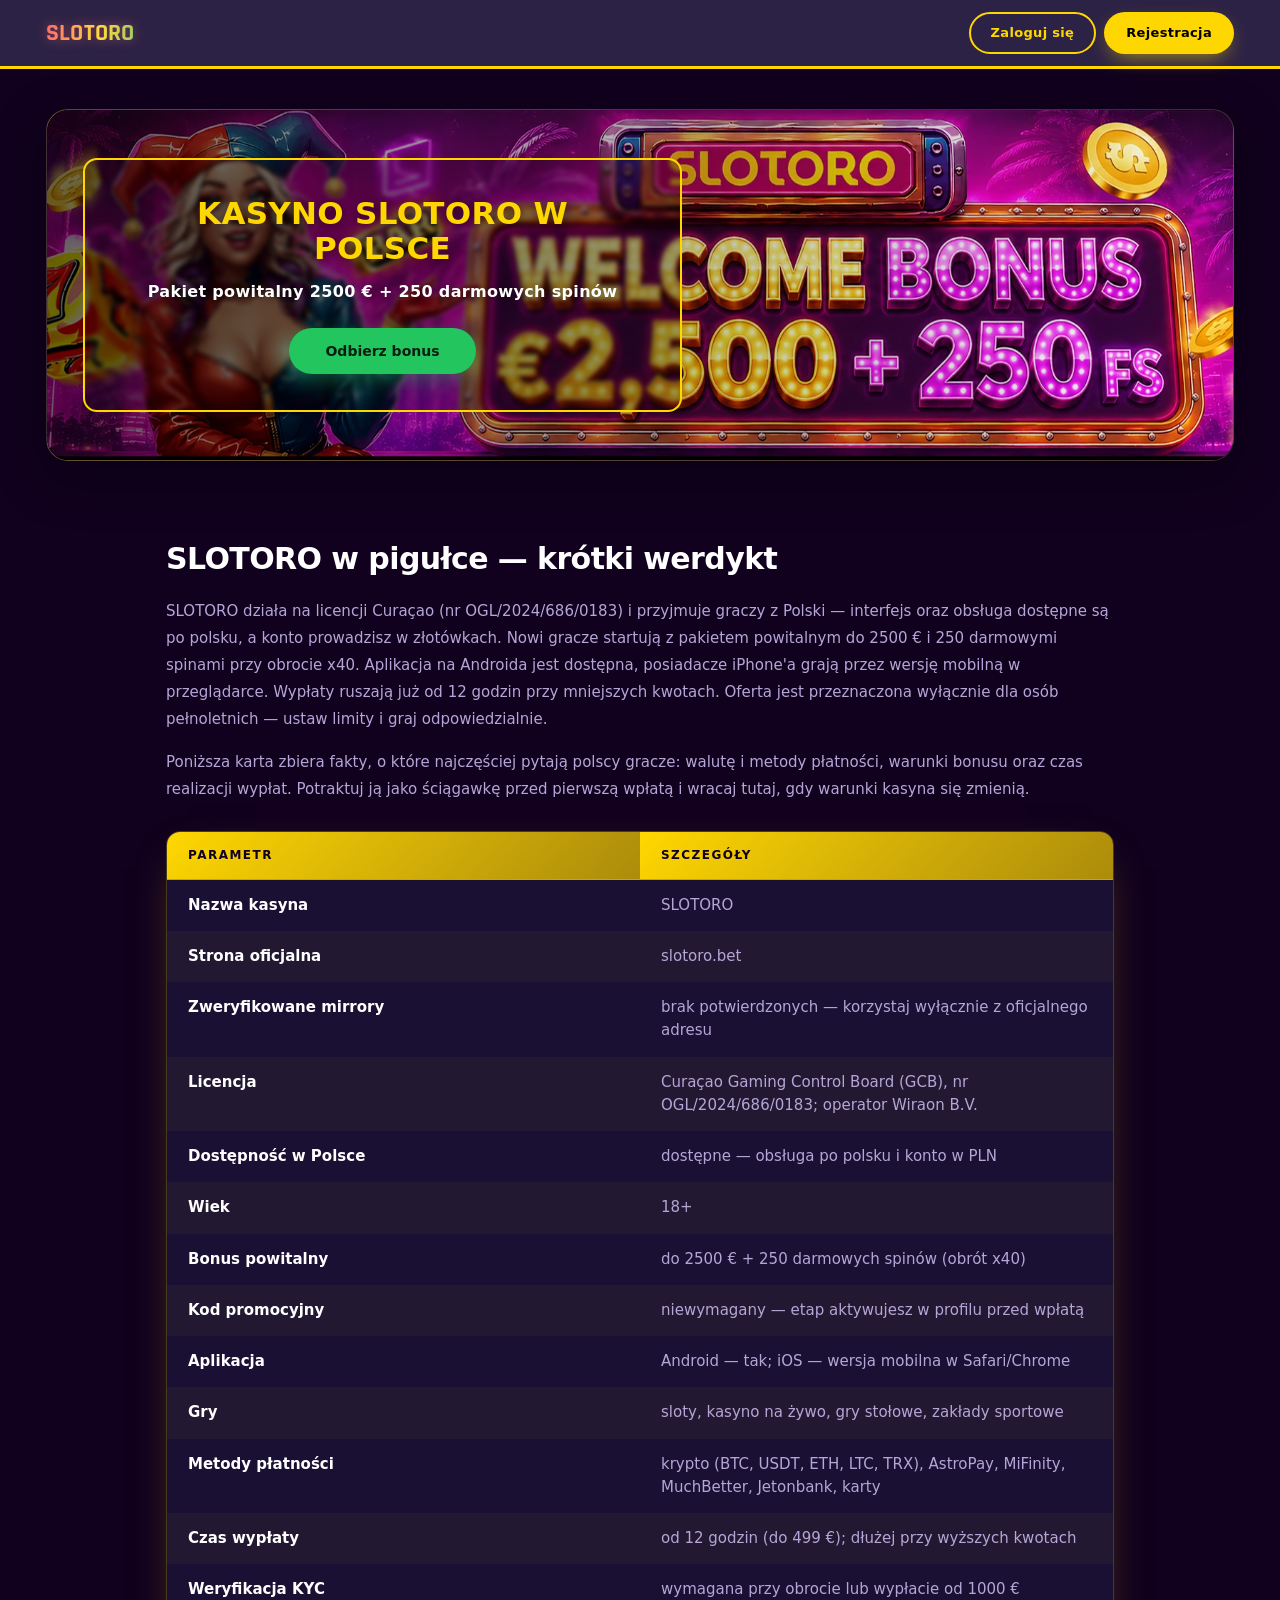
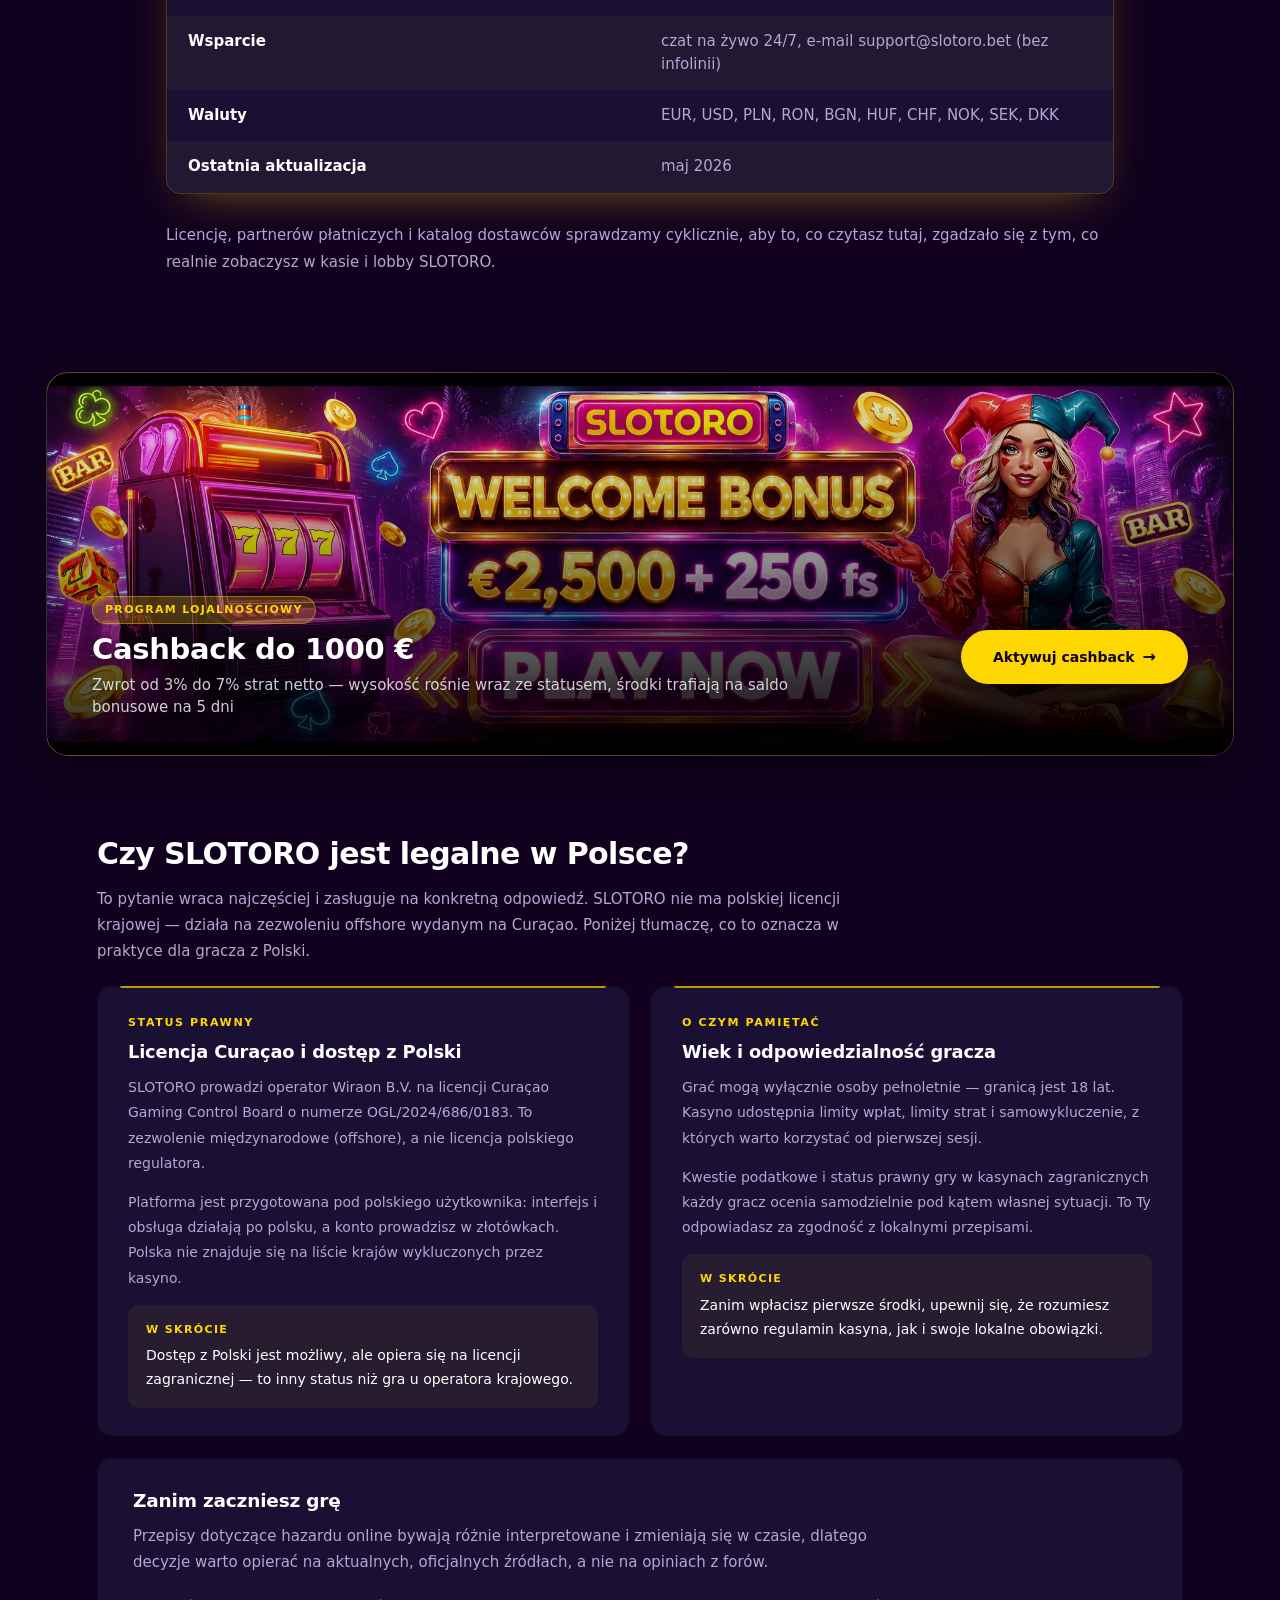
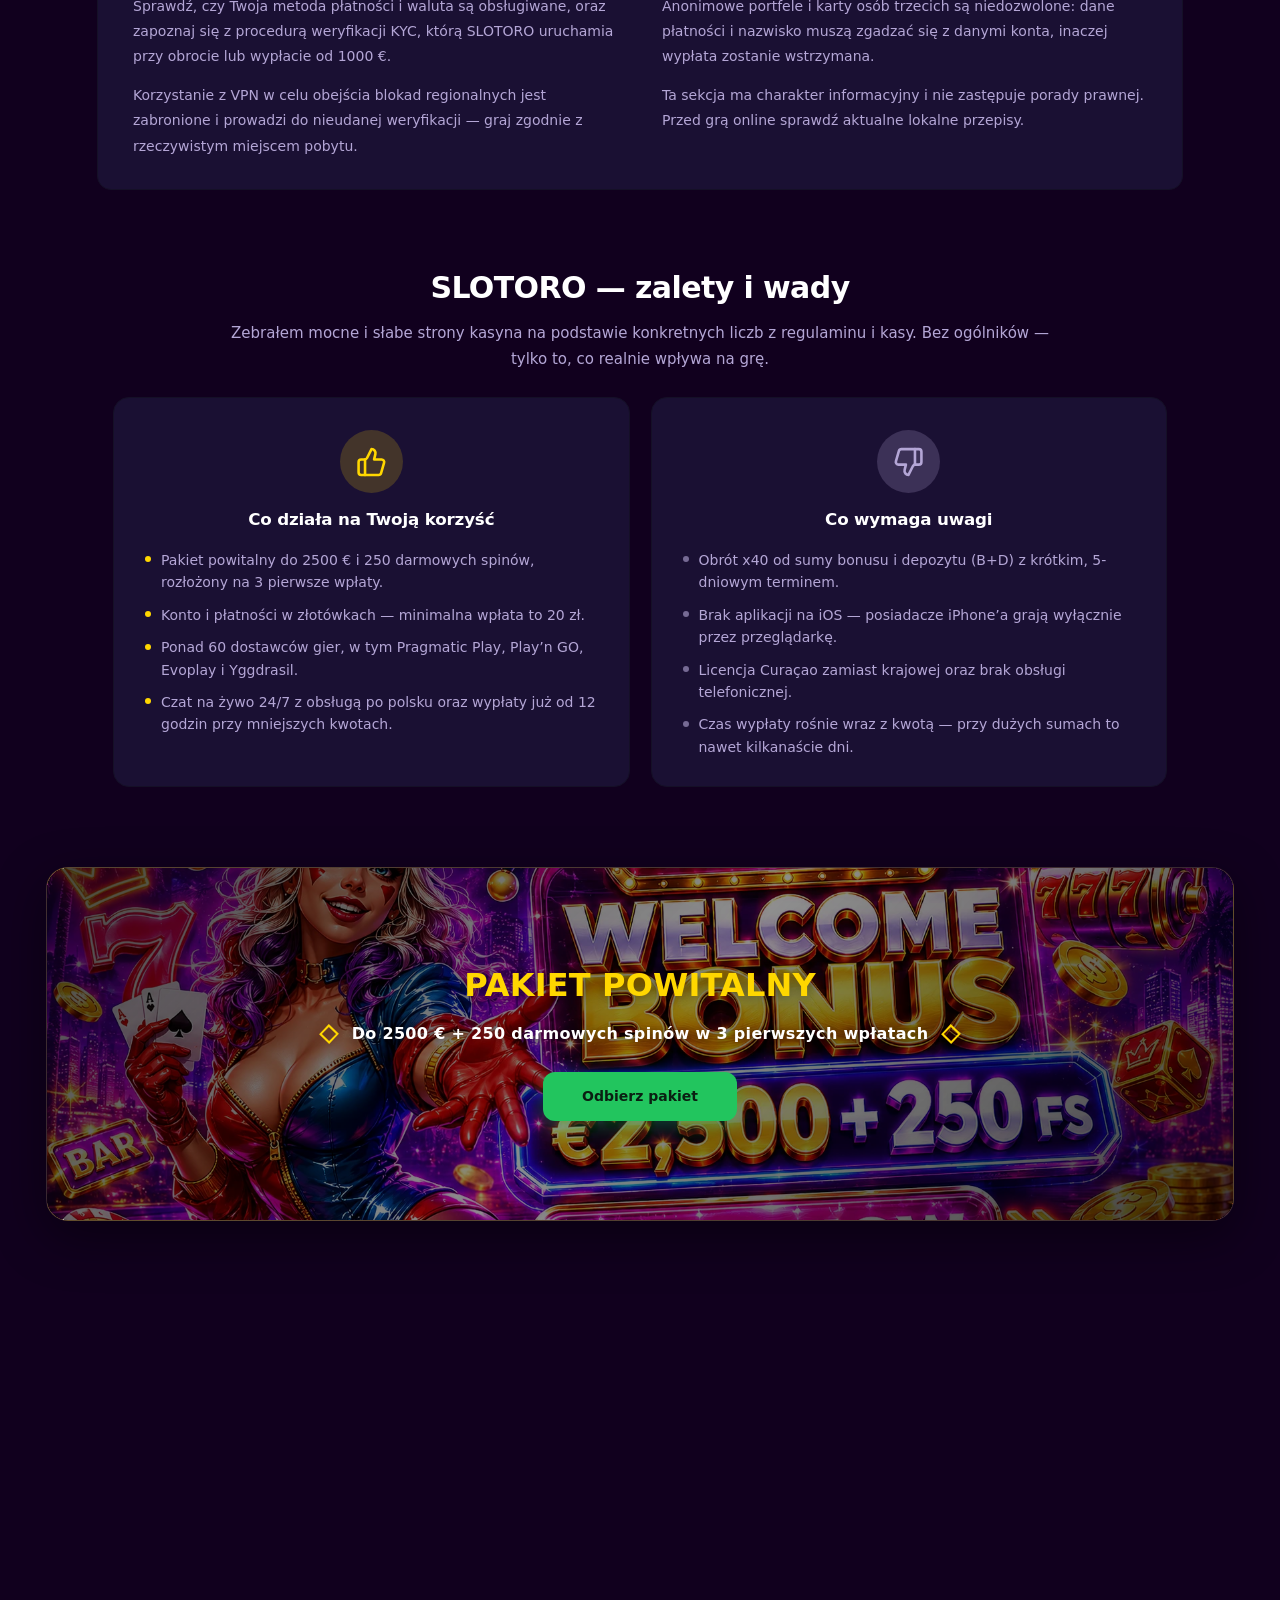
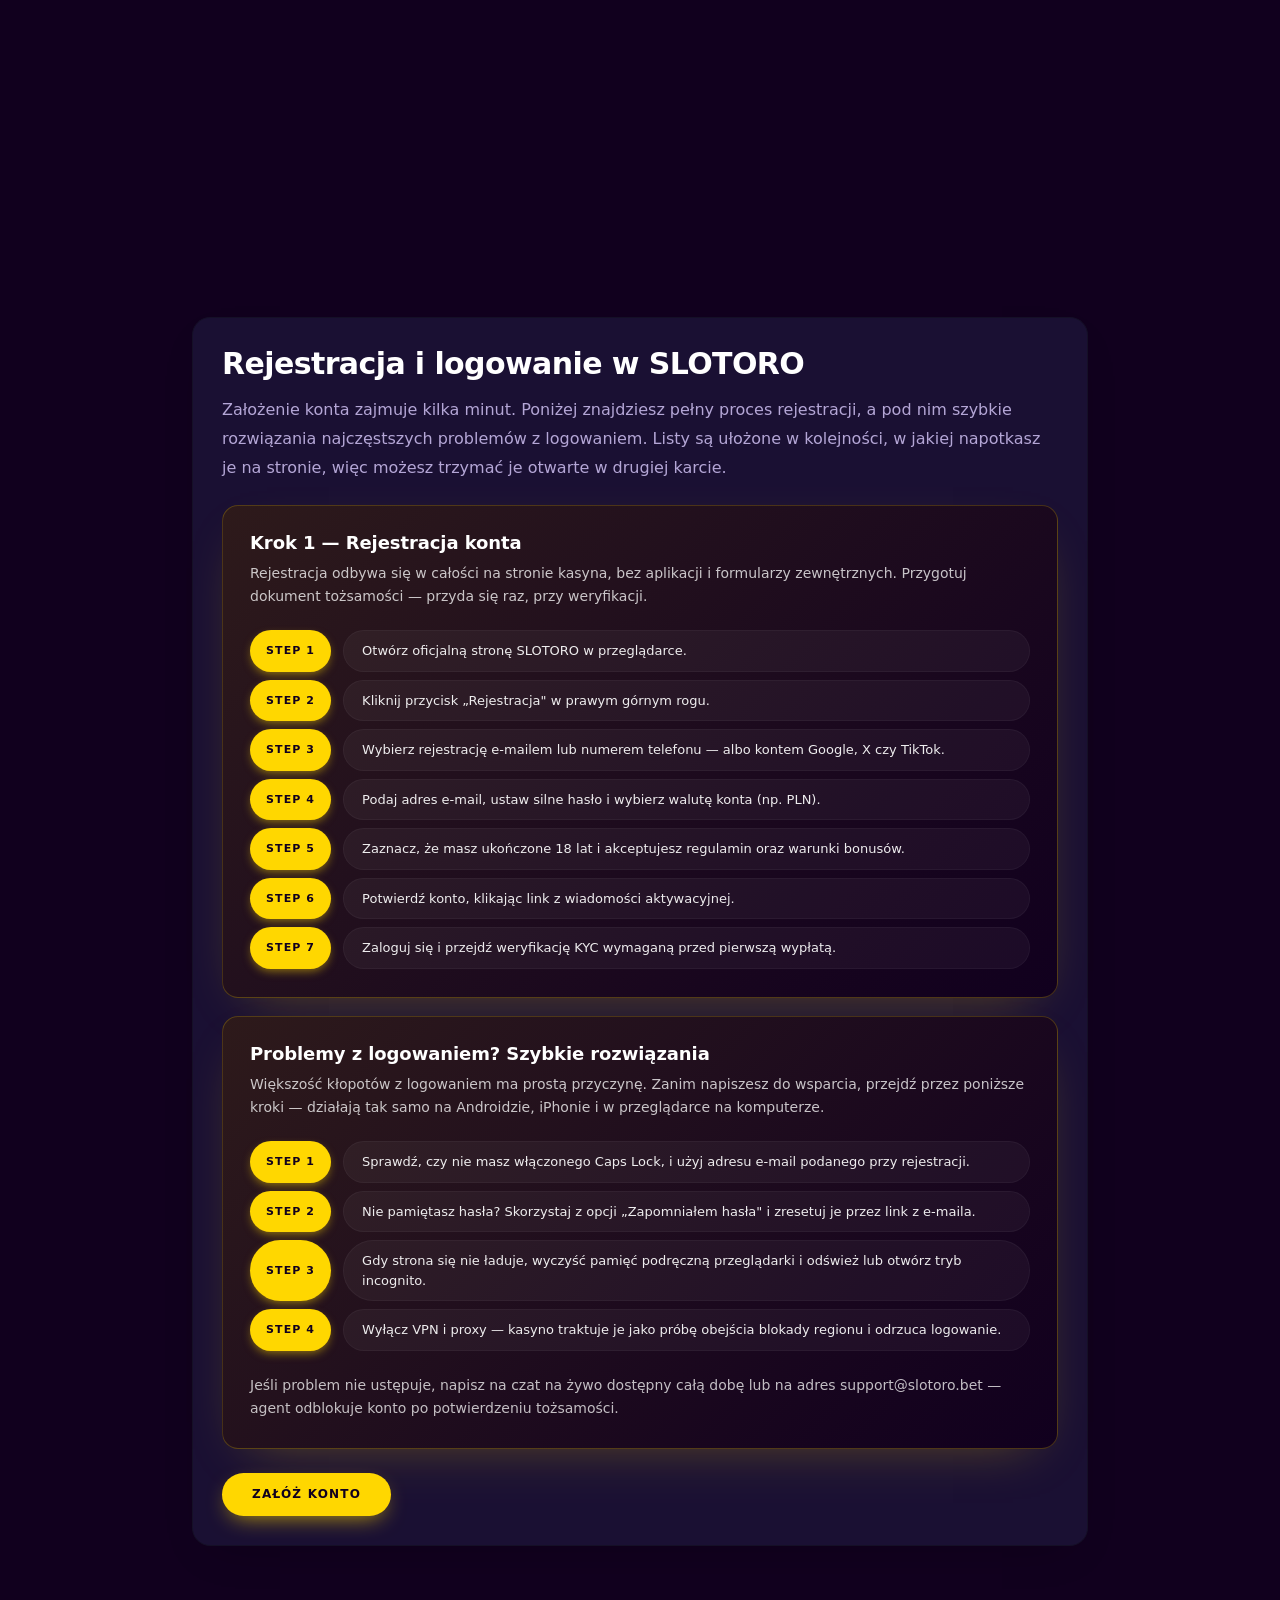
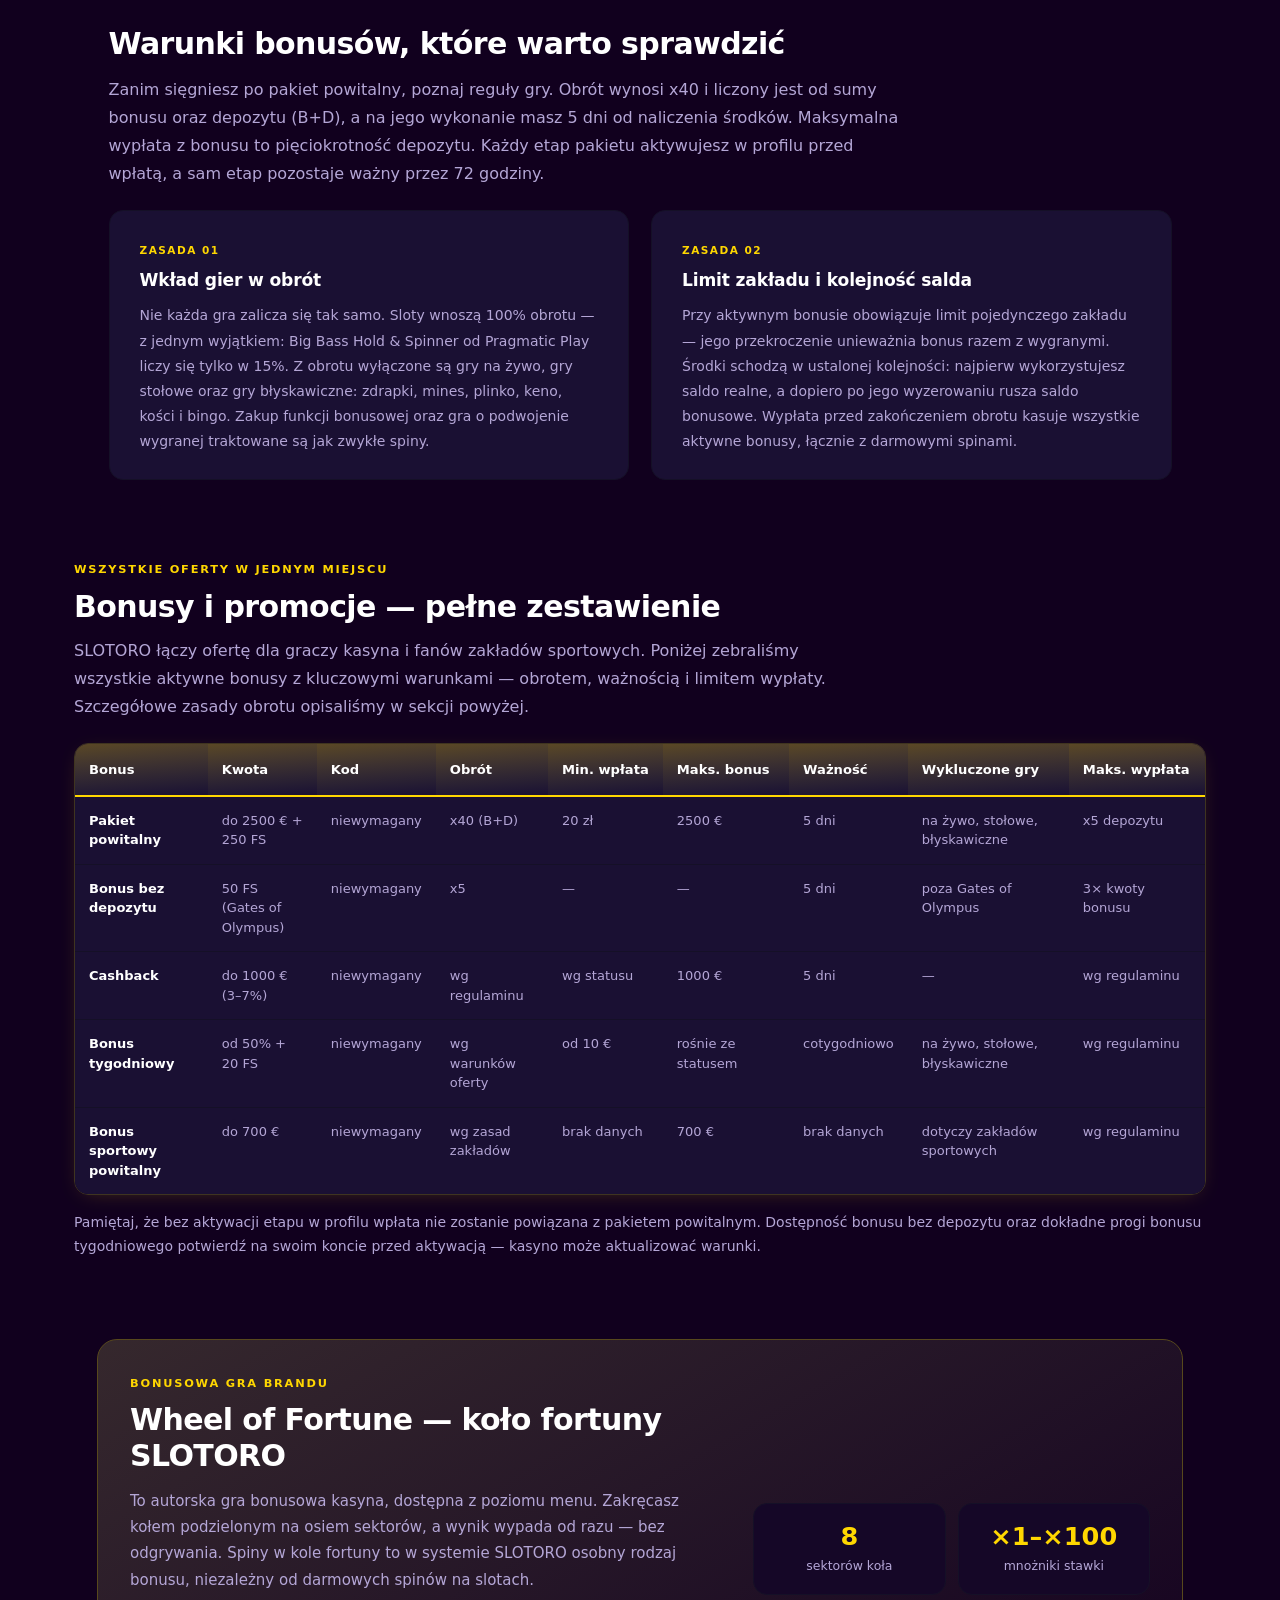
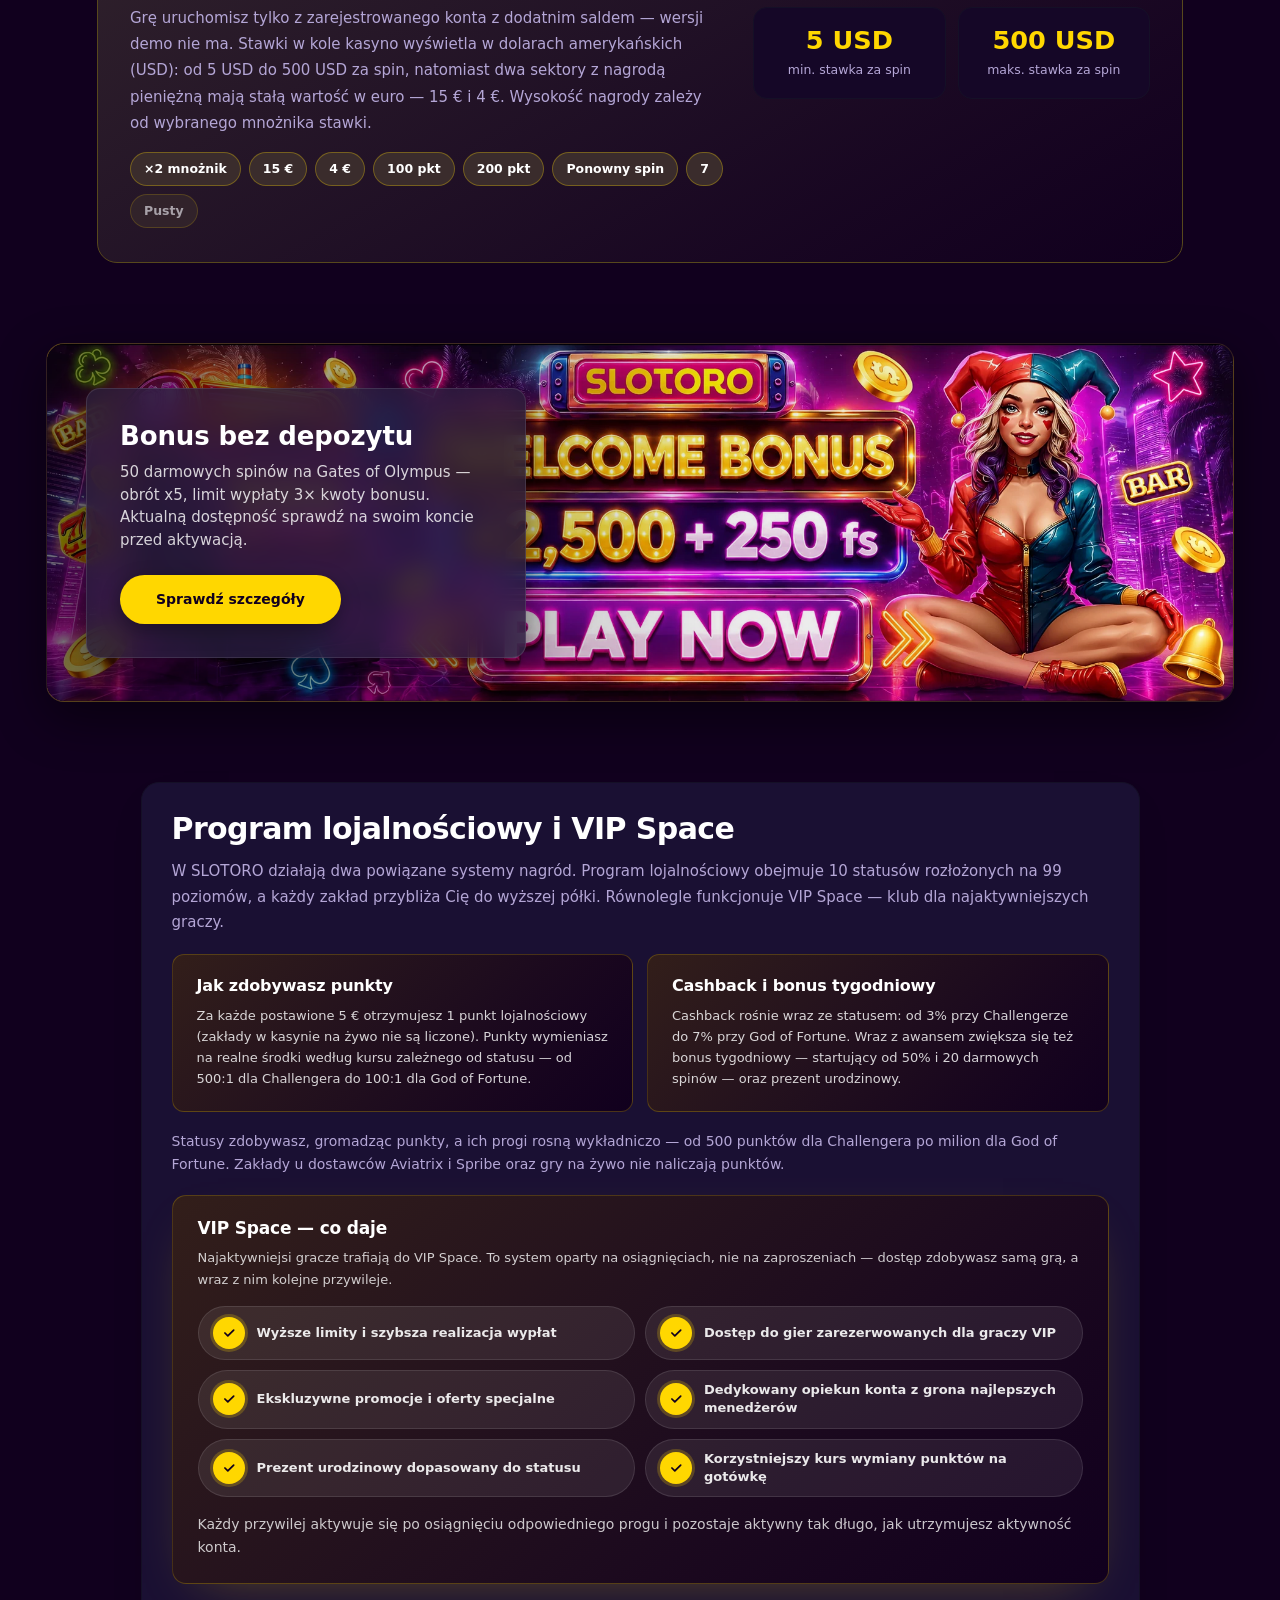
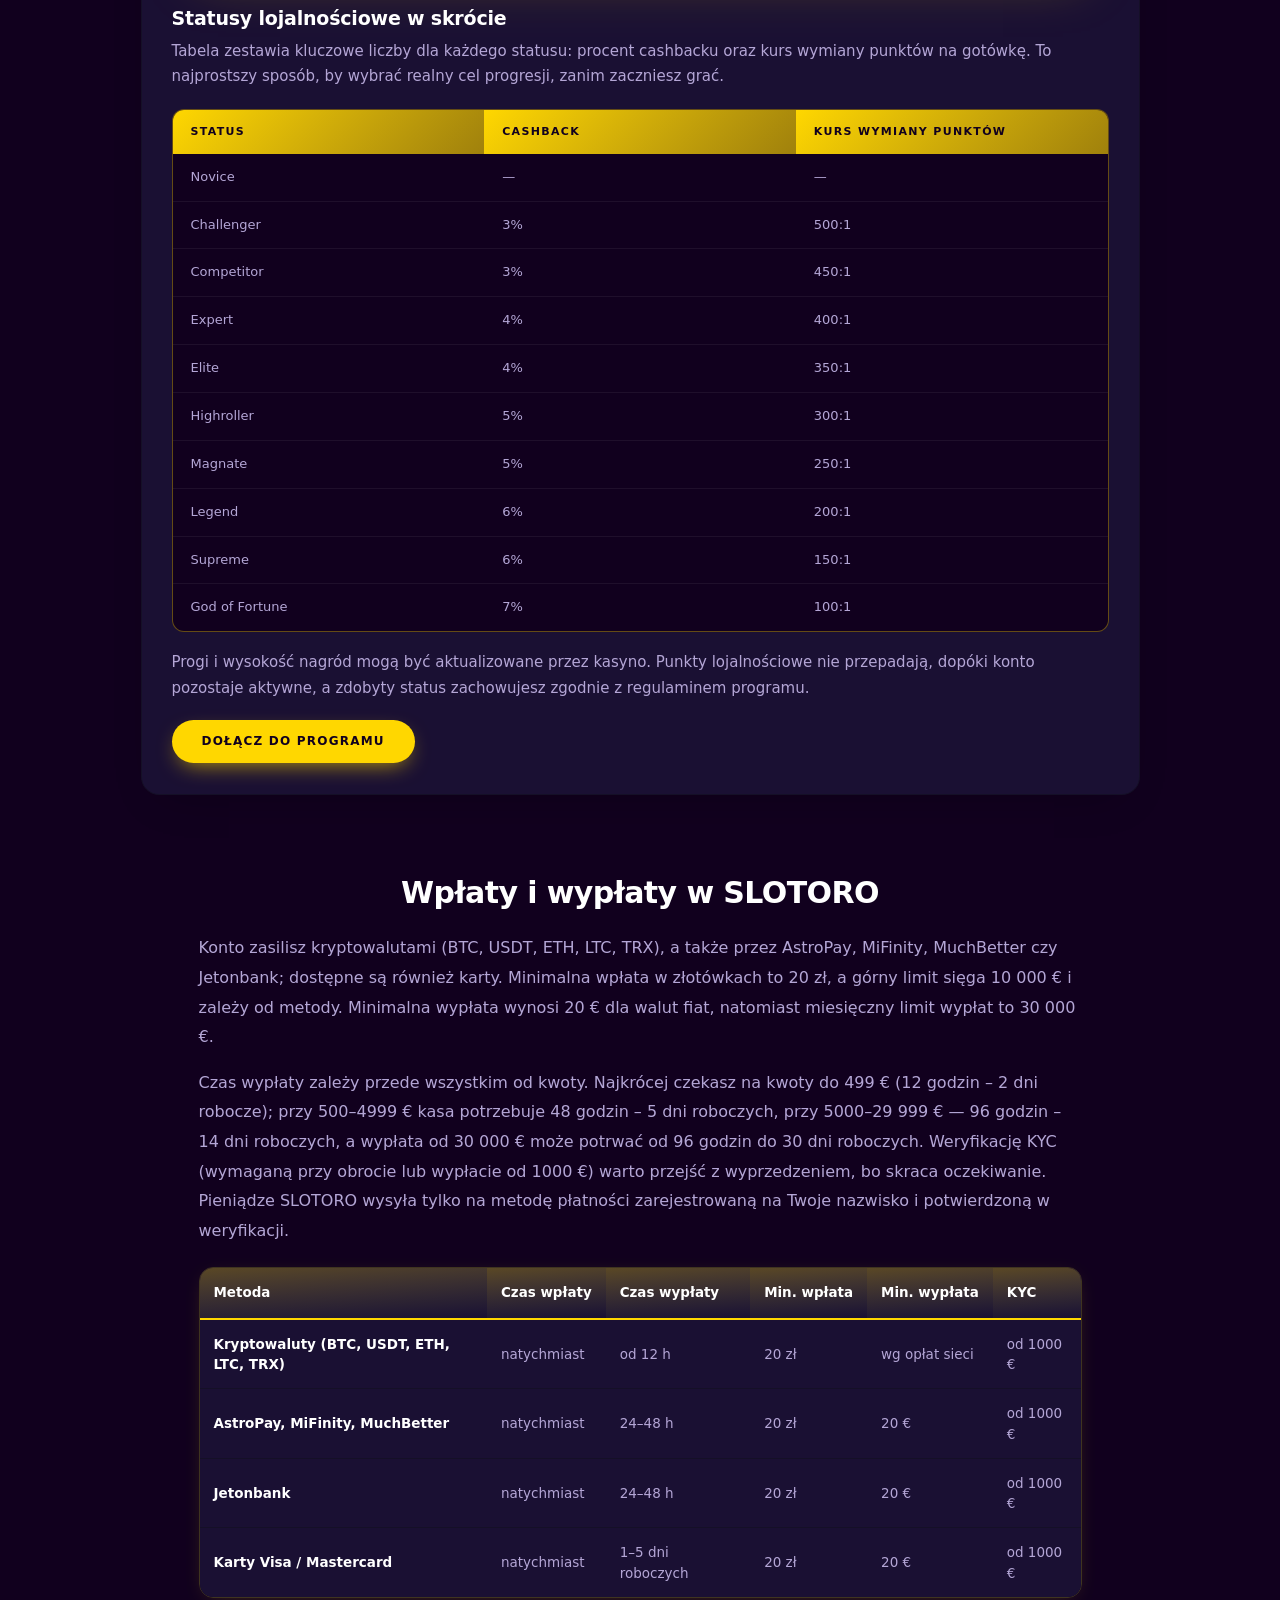
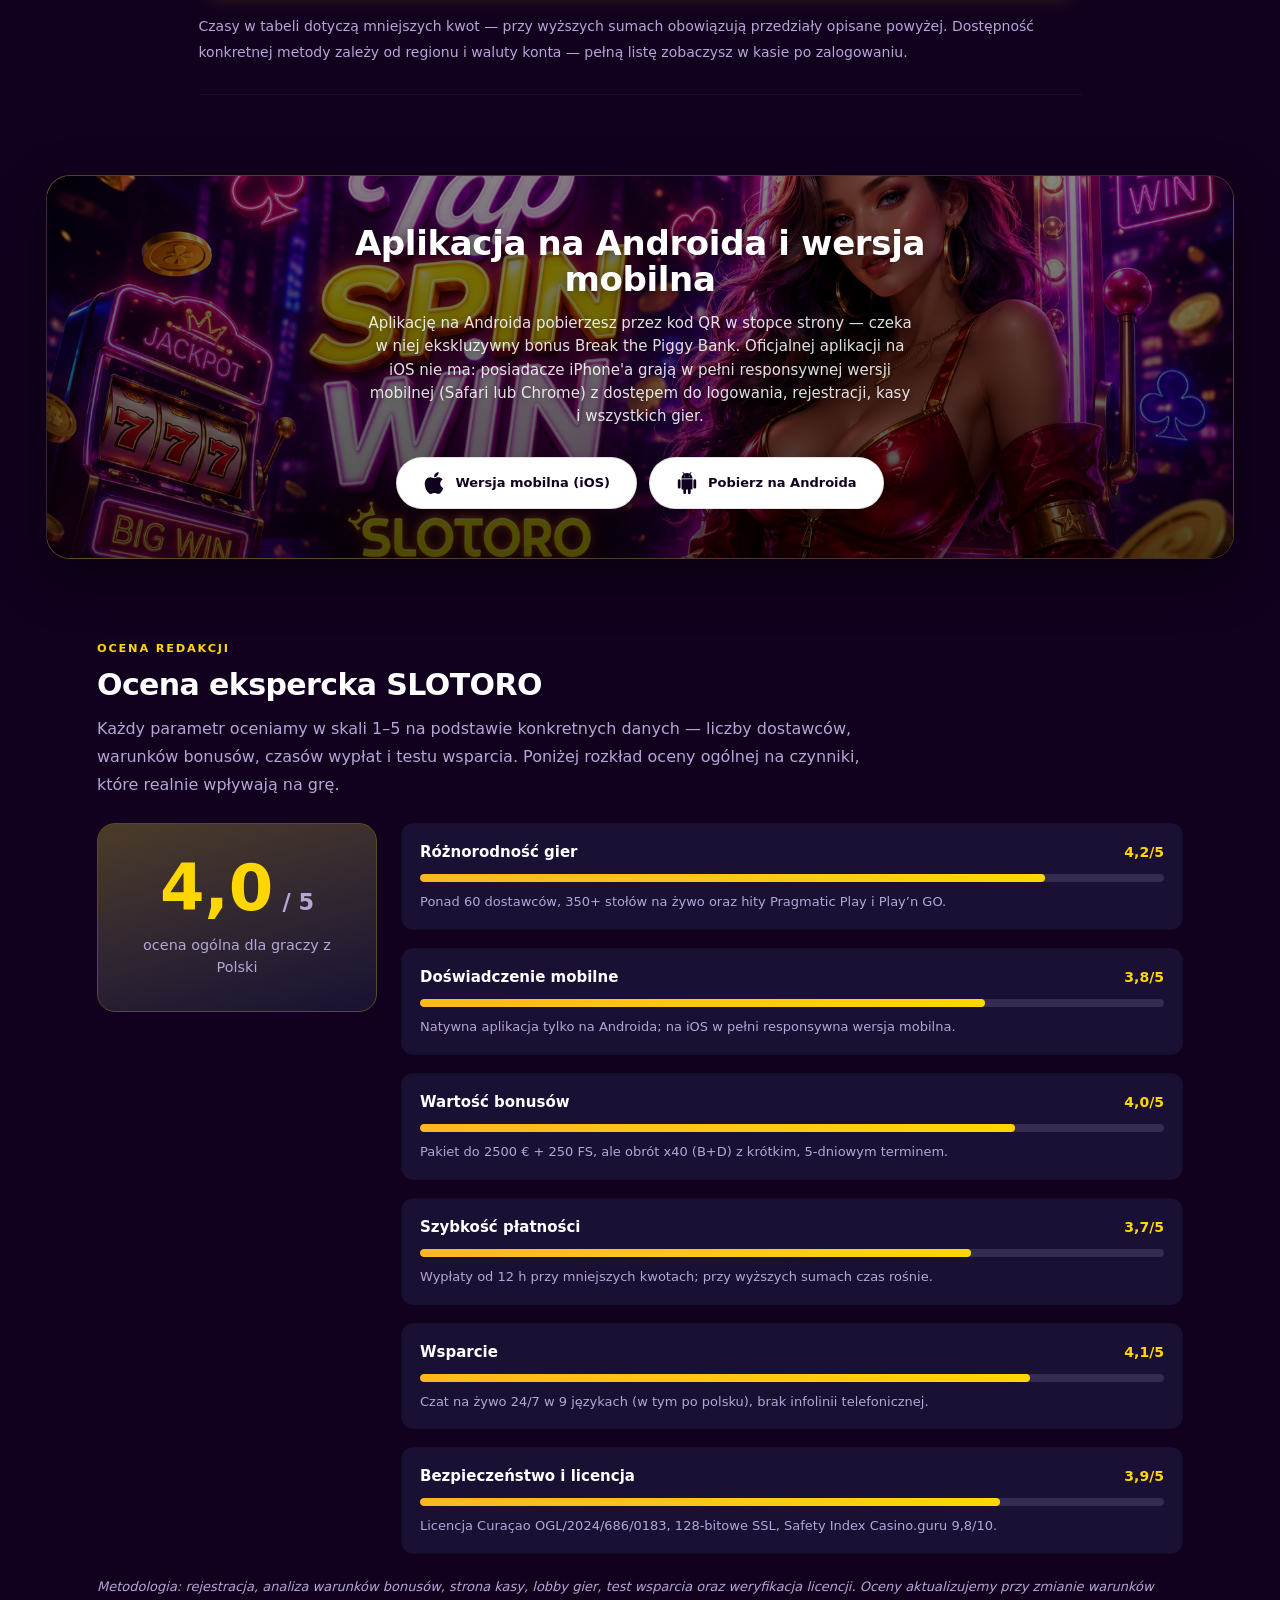
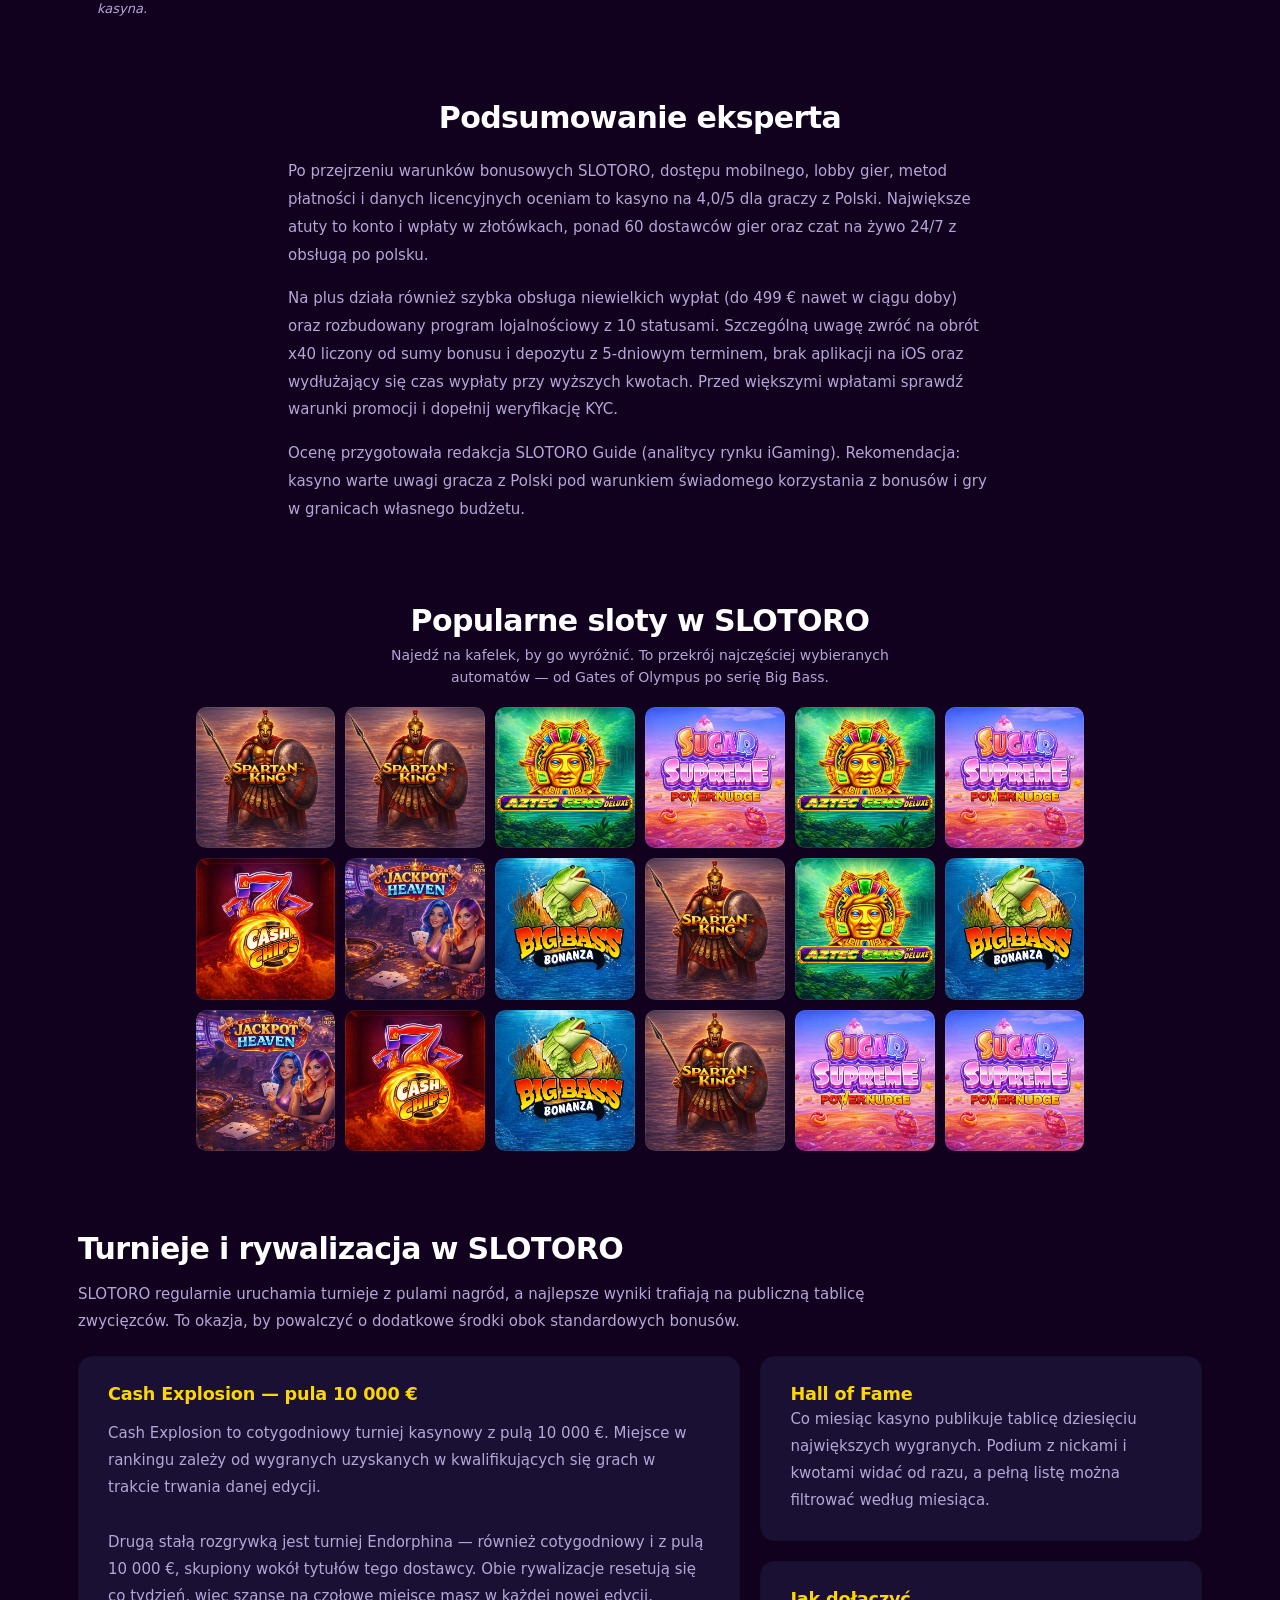
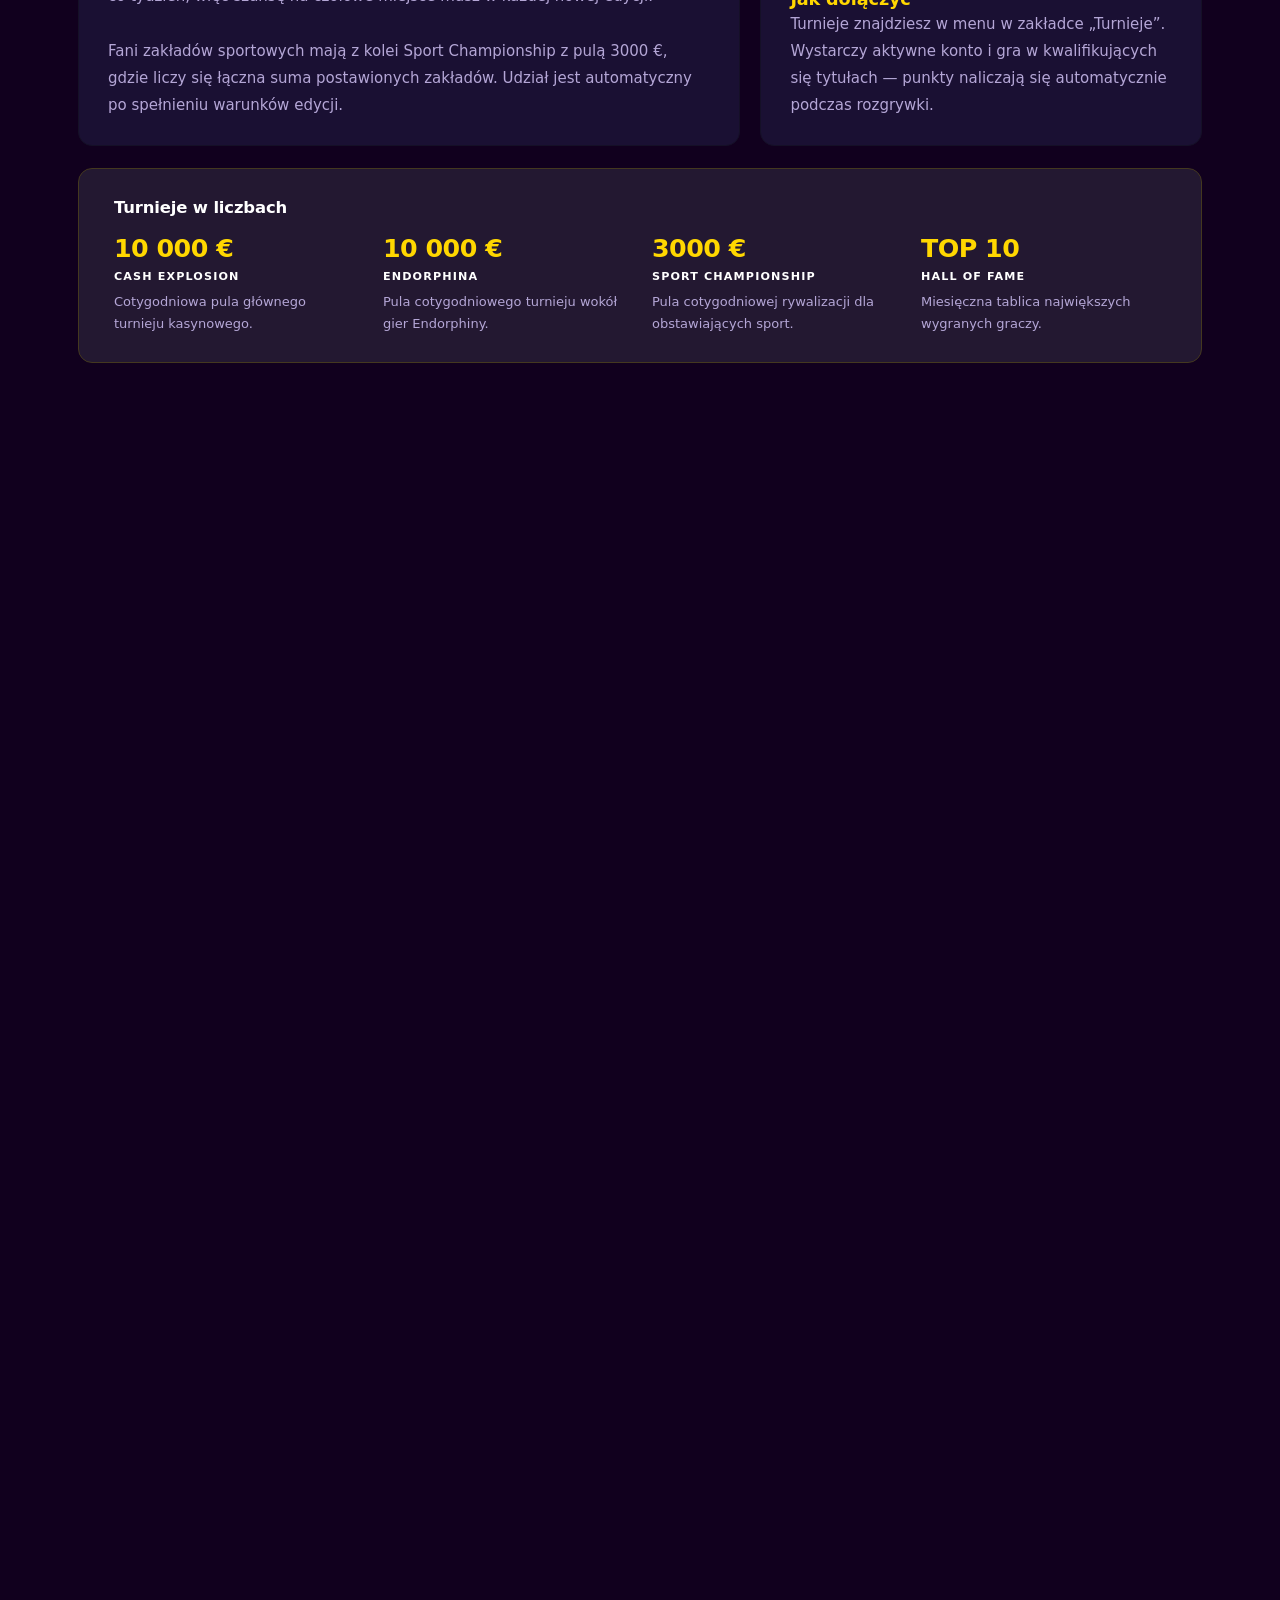
<file: index.html>
<!DOCTYPE html>
<html lang="pl">
<head>
<meta charset="UTF-8">
<meta name="viewport" content="width=device-width, initial-scale=1.0">
<title>Kasyno SLOTORO w Polsce – bonus 2500 € i 250 FS</title>
<meta name="description" content="Sprawdź kasyno SLOTORO w Polsce: pakiet powitalny 2500 € i 250 darmowych spinów, wpłaty w PLN, szybkie wypłaty, licencja Curaçao. Zarejestruj się — 18+.">
<link rel="stylesheet" href="css/style-4ff2f2.css">
<link rel="stylesheet" href="css/index.css">
<link rel="canonical" href="https://lerixxi.github.io/slotoro-polska/">
<!-- GEO-LINKS:hreflang -->
<link rel="alternate" hreflang="en" href="https://lerixxi.github.io/slotoro-casino/">
<link rel="alternate" hreflang="pl-PL" href="https://lerixxi.github.io/slotoro-polska/">
<link rel="alternate" hreflang="de-DE" href="https://lerixxi.github.io/slotoro-deutschland/">
<link rel="alternate" hreflang="bg-BG" href="https://lerixxi.github.io/slotoro-bulgaria/">
<link rel="alternate" hreflang="it-IT" href="https://lerixxi.github.io/slotoro-italia/">
<link rel="alternate" hreflang="ro-RO" href="https://lerixxi.github.io/slotoro-romania/">
<link rel="alternate" hreflang="el-GR" href="https://lerixxi.github.io/slotoro-hellas/">
<link rel="alternate" hreflang="lt-LT" href="https://lerixxi.github.io/slotoro-lietuva/">
<link rel="alternate" hreflang="x-default" href="https://lerixxi.github.io/slotoro-casino/">
<meta property="og:locale" content="pl_PL">
<meta property="og:locale:alternate" content="en_US">
<meta property="og:locale:alternate" content="de_DE">
<meta property="og:locale:alternate" content="bg_BG">
<meta property="og:locale:alternate" content="it_IT">
<meta property="og:locale:alternate" content="ro_RO">
<meta property="og:locale:alternate" content="el_GR">
<meta property="og:locale:alternate" content="lt_LT">
<!-- /GEO-LINKS:hreflang -->
<link rel="icon" type="image/svg+xml" href="favicon.svg">
<meta property="og:type" content="website">
<meta property="og:url" content="https://lerixxi.github.io/slotoro-polska/">
<meta property="og:title" content="Kasyno SLOTORO w Polsce – bonus 2500 € i 250 FS">
<meta property="og:description" content="Sprawdź kasyno SLOTORO w Polsce: pakiet powitalny 2500 € i 250 darmowych spinów, wpłaty w PLN, szybkie wypłaty, licencja Curaçao. Zarejestruj się — 18+.">
<meta property="og:image" content="https://lerixxi.github.io/slotoro-polska/img/bonus_banner/5ef8c1b1.webp">
<meta property="og:image:width" content="1983">
<meta property="og:image:height" content="491">
<meta property="og:image:type" content="image/webp">
<meta name="twitter:card" content="summary_large_image">
<meta name="twitter:url" content="https://lerixxi.github.io/slotoro-polska/">
<meta name="twitter:title" content="Kasyno SLOTORO w Polsce – bonus 2500 € i 250 FS">
<meta name="twitter:description" content="Sprawdź kasyno SLOTORO w Polsce: pakiet powitalny 2500 € i 250 darmowych spinów, wpłaty w PLN, szybkie wypłaty, licencja Curaçao. Zarejestruj się — 18+.">
<meta name="twitter:image" content="https://lerixxi.github.io/slotoro-polska/img/bonus_banner/5ef8c1b1.webp">
</head>
<body class="wf-nav-hover-2">

<div data-sticky-root class="h21_s1" data-component="header" data-variant="header_21">
  <div class="h21_root">
    <div class="wf-container">
      <div class="h21_inner">
        <a href="./" class="wf-logo">
          <span class="wf-logo-text">SLOTORO</span>
        </a>
        <nav class="h21_nav">
          
        </nav>
        <div class="h21_cta">
          <div class="h21_cta-desktop h21_s2">
            <a href="https://victory-architects.com/" class="wf-btn wf-btn-ghost wf-btn-sm wf-btn-pill" data-slot="cta[0]">Zaloguj się</a>
            <a href="https://victory-architects.com/" class="wf-btn wf-btn-primary wf-btn-sm wf-btn-pill" data-slot="cta[1]">Rejestracja</a>
          </div>
          
          
        </div>
      </div>
    </div>
  </div>
  
</div>

<section class="wf-section-sm" data-component="bonus_banner" data-variant="bonus_banner_01">
  <div class="wf-container">
  <div class="xe66-card" data-animate>
    <img class="xe66-bg-img" data-banner-image src="img/bonus_banner/5ef8c1b1.webp" alt="Kasyno SLOTORO online w Polsce — automaty do gier" loading="lazy">
    <div class="xe66-overlay"></div>
    <div class="xe66-frame">
      <h1 class="xe66-title wf-h2" data-slot="heading">Kasyno SLOTORO w Polsce</h1>
      <p class="xe66-amount" data-slot="amount">Pakiet powitalny 2500 € + 250 darmowych spinów</p>
      <a href="https://victory-architects.com/" class="xe66-cta" data-slot="cta">Odbierz bonus</a>
    </div>
  </div>
  </div>
</section>

<section class="wf-section-sm" data-component="welcome" data-variant="welcome_02">
  <div class="wf-container">
    <div class="rx58-wrap" data-animate>
      <h2 class="wf-h2 rx58-title" data-slot="heading">SLOTORO w pigułce — krótki werdykt</h2>
      <p class="rx58-p" data-slot="body[0]">SLOTORO działa na licencji Curaçao (nr OGL/2024/686/0183) i przyjmuje graczy z Polski — interfejs oraz obsługa dostępne są po polsku, a konto prowadzisz w złotówkach. Nowi gracze startują z pakietem powitalnym do 2500 € i 250 darmowymi spinami przy obrocie x40. Aplikacja na Androida jest dostępna, posiadacze iPhone'a grają przez wersję mobilną w przeglądarce. Wypłaty ruszają już od 12 godzin przy mniejszych kwotach. Oferta jest przeznaczona wyłącznie dla osób pełnoletnich — ustaw limity i graj odpowiedzialnie.</p>
      <p class="rx58-p" data-slot="body[1]">Poniższa karta zbiera fakty, o które najczęściej pytają polscy gracze: walutę i metody płatności, warunki bonusu oraz czas realizacji wypłat. Potraktuj ją jako ściągawkę przed pierwszą wpłatą i wracaj tutaj, gdy warunki kasyna się zmienią.</p>

      <div class="rx58-spec-frame">
        <table class="rx58-spec">
          <thead><tr><th scope="col">Parametr</th><th scope="col">Szczegóły</th></tr></thead>
          <tbody>
            <tr><th scope="row">Nazwa kasyna</th><td>SLOTORO</td></tr>
            <tr><th scope="row">Strona oficjalna</th><td>slotoro.bet</td></tr>
            <tr><th scope="row">Zweryfikowane mirrory</th><td>brak potwierdzonych — korzystaj wyłącznie z oficjalnego adresu</td></tr>
            <tr><th scope="row">Licencja</th><td>Curaçao Gaming Control Board (GCB), nr OGL/2024/686/0183; operator Wiraon B.V.</td></tr>
            <tr><th scope="row">Dostępność w Polsce</th><td>dostępne — obsługa po polsku i konto w PLN</td></tr>
            <tr><th scope="row">Wiek</th><td>18+</td></tr>
            <tr><th scope="row">Bonus powitalny</th><td>do 2500 € + 250 darmowych spinów (obrót x40)</td></tr>
            <tr><th scope="row">Kod promocyjny</th><td>niewymagany — etap aktywujesz w profilu przed wpłatą</td></tr>
            <tr><th scope="row">Aplikacja</th><td>Android — tak; iOS — wersja mobilna w Safari/Chrome</td></tr>
            <tr><th scope="row">Gry</th><td>sloty, kasyno na żywo, gry stołowe, zakłady sportowe</td></tr>
            <tr><th scope="row">Metody płatności</th><td>krypto (BTC, USDT, ETH, LTC, TRX), AstroPay, MiFinity, MuchBetter, Jetonbank, karty</td></tr>
            <tr><th scope="row">Czas wypłaty</th><td>od 12 godzin (do 499 €); dłużej przy wyższych kwotach</td></tr>
            <tr><th scope="row">Weryfikacja KYC</th><td>wymagana przy obrocie lub wypłacie od 1000 €</td></tr>
            <tr><th scope="row">Wsparcie</th><td>czat na żywo 24/7, e-mail support@slotoro.bet (bez infolinii)</td></tr>
            <tr><th scope="row">Waluty</th><td>EUR, USD, PLN, RON, BGN, HUF, CHF, NOK, SEK, DKK</td></tr>
            <tr><th scope="row">Ostatnia aktualizacja</th><td>maj 2026</td></tr>
          </tbody>
        </table>
      </div>

      <p class="rx58-p" data-slot="body[2]">Licencję, partnerów płatniczych i katalog dostawców sprawdzamy cyklicznie, aby to, co czytasz tutaj, zgadzało się z tym, co realnie zobaczysz w kasie i lobby SLOTORO.</p>
    </div>
  </div>
</section>

<section class="wf-section-sm" data-component="bonus_banner" data-variant="bonus_banner_04">
  <div class="wf-container">
  <div class="zo14-card" data-animate>
    <img class="zo14-bg-img" data-banner-image src="img/bonus_banner/45712ede.webp" alt="Cashback w kasynie SLOTORO" loading="lazy">
    <div class="zo14-overlay"></div>
    <div class="zo14-content">
      <div class="zo14-text">
        <div class="zo14-eyebrow" data-slot="label">Program lojalnościowy</div>
        <h2 class="zo14-title wf-h2" data-slot="heading">Cashback do 1000 €</h2>
        <p class="zo14-amount" data-slot="amount">Zwrot od 3% do 7% strat netto — wysokość rośnie wraz ze statusem, środki trafiają na saldo bonusowe na 5 dni</p>
      </div>
      <a href="https://victory-architects.com/" class="zo14-cta" data-slot="cta">Aktywuj cashback</a>
    </div>
  </div>
  </div>
</section>

<section class="wf-section-sm" data-component="text_block" data-variant="text_block_34">
  <div class="wf-container">
    <div class="nv59-wrap" data-animate>
      <header class="nv59-intro">
        <h2 class="nv59-title wf-h2" data-slot="heading[0]">Czy SLOTORO jest legalne w Polsce?</h2>
        <p class="nv59-lead" data-slot="lead">To pytanie wraca najczęściej i zasługuje na konkretną odpowiedź. SLOTORO nie ma polskiej licencji krajowej — działa na zezwoleniu offshore wydanym na Curaçao. Poniżej tłumaczę, co to oznacza w praktyce dla gracza z Polski.</p>
      </header>

      <div class="nv59-row">
        <article class="nv59-card">
          <div class="nv59-eyebrow" data-slot="label[0]">Status prawny</div>
          <h3 class="nv59-h3" data-slot="heading[1]">Licencja Curaçao i dostęp z Polski</h3>
          <p class="nv59-p" data-slot="body[0]">SLOTORO prowadzi operator Wiraon B.V. na licencji Curaçao Gaming Control Board o numerze OGL/2024/686/0183. To zezwolenie międzynarodowe (offshore), a nie licencja polskiego regulatora.</p>
          <p class="nv59-p" data-slot="body[1]">Platforma jest przygotowana pod polskiego użytkownika: interfejs i obsługa działają po polsku, a konto prowadzisz w złotówkach. Polska nie znajduje się na liście krajów wykluczonych przez kasyno.</p>
          <div class="nv59-take">
            <div class="nv59-take-label" data-slot="label[1]">W skrócie</div>
            <p class="nv59-take-text" data-slot="body[2]">Dostęp z Polski jest możliwy, ale opiera się na licencji zagranicznej — to inny status niż gra u operatora krajowego.</p>
          </div>
        </article>

        <article class="nv59-card">
          <div class="nv59-eyebrow" data-slot="label[2]">O czym pamiętać</div>
          <h3 class="nv59-h3" data-slot="heading[2]">Wiek i odpowiedzialność gracza</h3>
          <p class="nv59-p" data-slot="body[3]">Grać mogą wyłącznie osoby pełnoletnie — granicą jest 18 lat. Kasyno udostępnia limity wpłat, limity strat i samowykluczenie, z których warto korzystać od pierwszej sesji.</p>
          <p class="nv59-p" data-slot="body[4]">Kwestie podatkowe i status prawny gry w kasynach zagranicznych każdy gracz ocenia samodzielnie pod kątem własnej sytuacji. To Ty odpowiadasz za zgodność z lokalnymi przepisami.</p>
          <div class="nv59-take">
            <div class="nv59-take-label" data-slot="label[3]">W skrócie</div>
            <p class="nv59-take-text" data-slot="body[5]">Zanim wpłacisz pierwsze środki, upewnij się, że rozumiesz zarówno regulamin kasyna, jak i swoje lokalne obowiązki.</p>
          </div>
        </article>
      </div>

      <article class="nv59-bottom">
        <h3 class="nv59-bh3" data-slot="heading[3]">Zanim zaczniesz grę</h3>
        <p class="nv59-bp" data-slot="body[6]">Przepisy dotyczące hazardu online bywają różnie interpretowane i zmieniają się w czasie, dlatego decyzje warto opierać na aktualnych, oficjalnych źródłach, a nie na opiniach z forów.</p>
        <div class="nv59-bcols">
          <p class="nv59-bcol-p" data-slot="body[7]">Sprawdź, czy Twoja metoda płatności i waluta są obsługiwane, oraz zapoznaj się z procedurą weryfikacji KYC, którą SLOTORO uruchamia przy obrocie lub wypłacie od 1000 €.</p>
          <p class="nv59-bcol-p" data-slot="body[8]">Korzystanie z VPN w celu obejścia blokad regionalnych jest zabronione i prowadzi do nieudanej weryfikacji — graj zgodnie z rzeczywistym miejscem pobytu.</p>
          <p class="nv59-bcol-p" data-slot="body[9]">Anonimowe portfele i karty osób trzecich są niedozwolone: dane płatności i nazwisko muszą zgadzać się z danymi konta, inaczej wypłata zostanie wstrzymana.</p>
          <p class="nv59-bcol-p" data-slot="body[10]">Ta sekcja ma charakter informacyjny i nie zastępuje porady prawnej. Przed grą online sprawdź aktualne lokalne przepisy.</p>
        </div>
      </article>
    </div>
  </div>
</section>

<section class="wf-section-sm" data-component="pros_cons" data-variant="pros_cons_02">
  <div class="wf-container">
    <div class="eh26-wrap" data-animate>
      <header class="eh26-intro">
        <h2 class="eh26-title wf-h2" data-slot="heading[0]">SLOTORO — zalety i wady</h2>
        <p class="eh26-lead" data-slot="lead">Zebrałem mocne i słabe strony kasyna na podstawie konkretnych liczb z regulaminu i kasy. Bez ogólników — tylko to, co realnie wpływa na grę.</p>
      </header>

      <div class="eh26-row">
        <aside class="eh26-col eh26-col-pro">
          <div class="eh26-thumb eh26-thumb-pro"><svg viewBox="0 0 24 24" fill="none" stroke="currentColor" stroke-linecap="round" stroke-linejoin="round"><path d="M15 5.88 14 10h5.83a2 2 0 0 1 1.92 2.56l-2.33 8A2 2 0 0 1 17.5 22H4a2 2 0 0 1-2-2v-8a2 2 0 0 1 2-2h2.76a2 2 0 0 0 1.79-1.11L12 2a3.13 3.13 0 0 1 3 3.88Z"/><path d="M7 10v12"/></svg></div>
          <h3 class="eh26-h3" data-slot="heading[1]">Co działa na Twoją korzyść</h3>
          <ul class="eh26-list">
            <li class="eh26-item" data-slot="bullet[0]">Pakiet powitalny do 2500 € i 250 darmowych spinów, rozłożony na 3 pierwsze wpłaty.</li>
            <li class="eh26-item" data-slot="bullet[1]">Konto i płatności w złotówkach — minimalna wpłata to 20 zł.</li>
            <li class="eh26-item" data-slot="bullet[2]">Ponad 60 dostawców gier, w tym Pragmatic Play, Play&rsquo;n GO, Evoplay i Yggdrasil.</li>
            <li class="eh26-item" data-slot="bullet[3]">Czat na żywo 24/7 z obsługą po polsku oraz wypłaty już od 12 godzin przy mniejszych kwotach.</li>
          </ul>
        </aside>

        <aside class="eh26-col eh26-col-con">
          <div class="eh26-thumb eh26-thumb-con"><svg viewBox="0 0 24 24" fill="none" stroke="currentColor" stroke-linecap="round" stroke-linejoin="round"><path d="M9 18.12 10 14H4.17a2 2 0 0 1-1.92-2.56l2.33-8A2 2 0 0 1 6.5 2H20a2 2 0 0 1 2 2v8a2 2 0 0 1-2 2h-2.76a2 2 0 0 0-1.79 1.11L12 22a3.13 3.13 0 0 1-3-3.88Z"/><path d="M17 14V2"/></svg></div>
          <h3 class="eh26-h3" data-slot="heading[2]">Co wymaga uwagi</h3>
          <ul class="eh26-list">
            <li class="eh26-item" data-slot="bullet[4]">Obrót x40 od sumy bonusu i depozytu (B+D) z krótkim, 5-dniowym terminem.</li>
            <li class="eh26-item" data-slot="bullet[5]">Brak aplikacji na iOS — posiadacze iPhone&rsquo;a grają wyłącznie przez przeglądarkę.</li>
            <li class="eh26-item" data-slot="bullet[6]">Licencja Curaçao zamiast krajowej oraz brak obsługi telefonicznej.</li>
            <li class="eh26-item" data-slot="bullet[7]">Czas wypłaty rośnie wraz z kwotą — przy dużych sumach to nawet kilkanaście dni.</li>
          </ul>
        </aside>
      </div>
    </div>
  </div>
</section>

<section class="wf-section-sm" data-component="bonus_banner" data-variant="bonus_banner_05">
  <div class="wf-container">
  <div class="hk93-card" data-animate>
    <img class="hk93-bg-img" data-banner-image src="img/bonus_banner/a8c1e01b.webp" alt="Pakiet powitalny SLOTORO — automaty do gier" loading="lazy">
    <div class="hk93-overlay"></div>
    <div class="hk93-content">
      <h2 class="hk93-title wf-h2" data-slot="heading">Pakiet powitalny</h2>
      <div class="hk93-amount-row">
        <span class="hk93-diamond" aria-hidden="true"></span>
        <span class="hk93-amount" data-slot="amount">Do 2500 € + 250 darmowych spinów w 3 pierwszych wpłatach</span>
        <span class="hk93-diamond" aria-hidden="true"></span>
      </div>
      <a href="https://victory-architects.com/" class="hk93-cta" data-slot="cta">Odbierz pakiet</a>
    </div>
  </div>
  </div>
</section>

<section class="wf-section-sm" data-component="text_block" data-variant="text_block_15">
  <div class="wf-container">
    <div class="co43-wrap" data-animate>
      <h2 class="co43-title wf-h2" data-slot="heading[0]">Najlepsi dostawcy gier w SLOTORO</h2>
      <p class="co43-intro" data-slot="lead">Za jakością lobby stoją studia, które dostarczają gry. SLOTORO współpracuje z ponad 60 dostawcami — od gigantów po wyspecjalizowane pracownie. Oto trzy nazwy, które w katalogu zobaczysz najczęściej.</p>
      <div class="co43-sec">
        <div class="co43-num">01</div>
        <div class="co43-sec-body">
          <h3 class="co43-sh3" data-slot="heading[1]">Pragmatic Play</h3>
          <p class="co43-sp" data-slot="body[0]">Najbardziej rozpoznawalny dostawca w lobby. Z jego katalogu pochodzą hity takie jak Gates of Olympus, Sweet Bonanza 1000 i seria Big Bass — gry o wysokiej zmienności, które napędzają większość promocji i pakietów darmowych spinów w SLOTORO.</p>
        </div>
      </div>
      <div class="co43-sec">
        <div class="co43-num">02</div>
        <div class="co43-sec-body">
          <h3 class="co43-sh3" data-slot="heading[2]">Play&rsquo;n GO</h3>
          <p class="co43-sp" data-slot="body[1]">Twórca Book of Dead — jednego z najczęściej nagradzanych slotów w bonusach lojalnościowych SLOTORO. Gry tego studia stawiają na czytelną mechanikę i klimatyczne motywy, które dobrze sprawdzają się także na ekranie telefonu.</p>
        </div>
      </div>
      <div class="co43-sec">
        <div class="co43-num">03</div>
        <div class="co43-sec-body">
          <h3 class="co43-sh3" data-slot="heading[3]">Evoplay</h3>
          <p class="co43-sp" data-slot="body[2]">Dostawca, którego Pyro Joker pełni rolę zamiennika darmowych spinów tam, gdzie gry Pragmatic są niedostępne w danym regionie. W jego katalogu znajdziesz też Triple Chili i Mega Greatest Catch — tytuły łączące nietypowe mechaniki z dopracowaną grafiką.</p>
        </div>
      </div>
    </div>
  </div>
</section>

<section class="wf-section-sm" data-component="how_to" data-variant="how_to_03">
  <div class="wf-container">
    <div class="we69-wrap" data-animate>
      <div class="we69-outer">
        <h2 class="wf-h2 we69-title" data-slot="heading[0]">Rejestracja i logowanie w SLOTORO</h2>
        <p class="we69-intro" data-slot="body[0]">Założenie konta zajmuje kilka minut. Poniżej znajdziesz pełny proces rejestracji, a pod nim szybkie rozwiązania najczęstszych problemów z logowaniem. Listy są ułożone w kolejności, w jakiej napotkasz je na stronie, więc możesz trzymać je otwarte w drugiej karcie.</p>

        <div class="we69-panel">
          <h3 class="we69-h3" data-slot="heading[1]">Krok 1 — Rejestracja konta</h3>
          <p class="we69-h3-lead" data-slot="body[1]">Rejestracja odbywa się w całości na stronie kasyna, bez aplikacji i formularzy zewnętrznych. Przygotuj dokument tożsamości — przyda się raz, przy weryfikacji.</p>
          <ol class="we69-list">
            <li class="we69-step"><span class="we69-step-text" data-slot="step">Otwórz oficjalną stronę SLOTORO w przeglądarce.</span></li>
            <li class="we69-step"><span class="we69-step-text" data-slot="step">Kliknij przycisk „Rejestracja" w prawym górnym rogu.</span></li>
            <li class="we69-step"><span class="we69-step-text" data-slot="step">Wybierz rejestrację e-mailem lub numerem telefonu — albo kontem Google, X czy TikTok.</span></li>
            <li class="we69-step"><span class="we69-step-text" data-slot="step">Podaj adres e-mail, ustaw silne hasło i wybierz walutę konta (np. PLN).</span></li>
            <li class="we69-step"><span class="we69-step-text" data-slot="step">Zaznacz, że masz ukończone 18 lat i akceptujesz regulamin oraz warunki bonusów.</span></li>
            <li class="we69-step"><span class="we69-step-text" data-slot="step">Potwierdź konto, klikając link z wiadomości aktywacyjnej.</span></li>
            <li class="we69-step"><span class="we69-step-text" data-slot="step">Zaloguj się i przejdź weryfikację KYC wymaganą przed pierwszą wypłatą.</span></li>
          </ol>
        </div>

        <div class="we69-panel">
          <h3 class="we69-h3" data-slot="heading[2]">Problemy z logowaniem? Szybkie rozwiązania</h3>
          <p class="we69-h3-lead" data-slot="body[2]">Większość kłopotów z logowaniem ma prostą przyczynę. Zanim napiszesz do wsparcia, przejdź przez poniższe kroki — działają tak samo na Androidzie, iPhonie i w przeglądarce na komputerze.</p>
          <ol class="we69-list">
            <li class="we69-step"><span class="we69-step-text" data-slot="step">Sprawdź, czy nie masz włączonego Caps Lock, i użyj adresu e-mail podanego przy rejestracji.</span></li>
            <li class="we69-step"><span class="we69-step-text" data-slot="step">Nie pamiętasz hasła? Skorzystaj z opcji „Zapomniałem hasła" i zresetuj je przez link z e-maila.</span></li>
            <li class="we69-step"><span class="we69-step-text" data-slot="step">Gdy strona się nie ładuje, wyczyść pamięć podręczną przeglądarki i odśwież lub otwórz tryb incognito.</span></li>
            <li class="we69-step"><span class="we69-step-text" data-slot="step">Wyłącz VPN i proxy — kasyno traktuje je jako próbę obejścia blokady regionu i odrzuca logowanie.</span></li>
          </ol>
          <p class="we69-h3-foot" data-slot="body[3]">Jeśli problem nie ustępuje, napisz na czat na żywo dostępny całą dobę lub na adres support@slotoro.bet — agent odblokuje konto po potwierdzeniu tożsamości.</p>
        </div>

        <div class="we69-cta-wrap">
          <a href="https://victory-architects.com/" class="we69-cta" data-slot="cta">Załóż konto</a>
        </div>
      </div>
    </div>
  </div>
</section>

<section class="wf-section-sm" data-component="text_block" data-variant="text_block_07">
  <div class="wf-container">
    <div class="sy47-wrap" data-animate>
      <header class="sy47-intro">
        <h2 class="sy47-title wf-h2" data-slot="heading[0]">Warunki bonusów, które warto sprawdzić</h2>
        <p class="sy47-lead" data-slot="lead">Zanim sięgniesz po pakiet powitalny, poznaj reguły gry. Obrót wynosi x40 i liczony jest od sumy bonusu oraz depozytu (B+D), a na jego wykonanie masz 5 dni od naliczenia środków. Maksymalna wypłata z bonusu to pięciokrotność depozytu. Każdy etap pakietu aktywujesz w profilu przed wpłatą, a sam etap pozostaje ważny przez 72 godziny.</p>
      </header>

      <div class="sy47-row">
        <article class="sy47-card">
          <span class="sy47-tag" data-slot="label[0]">Zasada 01</span>
          <h3 class="sy47-h3" data-slot="heading[1]">Wkład gier w obrót</h3>
          <p class="sy47-p" data-slot="body[0]">Nie każda gra zalicza się tak samo. Sloty wnoszą 100% obrotu — z jednym wyjątkiem: Big Bass Hold &amp; Spinner od Pragmatic Play liczy się tylko w 15%. Z obrotu wyłączone są gry na żywo, gry stołowe oraz gry błyskawiczne: zdrapki, mines, plinko, keno, kości i bingo. Zakup funkcji bonusowej oraz gra o podwojenie wygranej traktowane są jak zwykłe spiny.</p>
        </article>

        <article class="sy47-card">
          <span class="sy47-tag" data-slot="label[1]">Zasada 02</span>
          <h3 class="sy47-h3" data-slot="heading[2]">Limit zakładu i kolejność salda</h3>
          <p class="sy47-p" data-slot="body[1]">Przy aktywnym bonusie obowiązuje limit pojedynczego zakładu — jego przekroczenie unieważnia bonus razem z wygranymi. Środki schodzą w ustalonej kolejności: najpierw wykorzystujesz saldo realne, a dopiero po jego wyzerowaniu rusza saldo bonusowe. Wypłata przed zakończeniem obrotu kasuje wszystkie aktywne bonusy, łącznie z darmowymi spinami.</p>
        </article>
      </div>
    </div>
  </div>
</section>

<section class="wf-section-sm" data-component="bonus_table" data-variant="bonus_table_01">
  <div class="wf-container">
    <div class="bt37-wrap" data-animate>
      <header class="bt37-intro">
        <span class="bt37-eyebrow" data-slot="label">Wszystkie oferty w jednym miejscu</span>
        <h2 class="bt37-title wf-h2" data-slot="heading">Bonusy i promocje — pełne zestawienie</h2>
        <p class="bt37-lead" data-slot="lead">SLOTORO łączy ofertę dla graczy kasyna i fanów zakładów sportowych. Poniżej zebraliśmy wszystkie aktywne bonusy z kluczowymi warunkami — obrotem, ważnością i limitem wypłaty. Szczegółowe zasady obrotu opisaliśmy w sekcji powyżej.</p>
      </header>

      <div class="bt37-scroll">
        <table class="bt37-table">
          <thead>
            <tr>
              <th scope="col">Bonus</th>
              <th scope="col">Kwota</th>
              <th scope="col">Kod</th>
              <th scope="col">Obrót</th>
              <th scope="col">Min. wpłata</th>
              <th scope="col">Maks. bonus</th>
              <th scope="col">Ważność</th>
              <th scope="col">Wykluczone gry</th>
              <th scope="col">Maks. wypłata</th>
            </tr>
          </thead>
          <tbody>
            <tr>
              <td>Pakiet powitalny</td>
              <td>do 2500 € + 250 FS</td>
              <td>niewymagany</td>
              <td>x40 (B+D)</td>
              <td>20 zł</td>
              <td>2500 €</td>
              <td>5 dni</td>
              <td>na żywo, stołowe, błyskawiczne</td>
              <td>x5 depozytu</td>
            </tr>
            <tr>
              <td>Bonus bez depozytu</td>
              <td>50 FS (Gates of Olympus)</td>
              <td>niewymagany</td>
              <td>x5</td>
              <td>—</td>
              <td>—</td>
              <td>5 dni</td>
              <td>poza Gates of Olympus</td>
              <td>3× kwoty bonusu</td>
            </tr>
            <tr>
              <td>Cashback</td>
              <td>do 1000 € (3–7%)</td>
              <td>niewymagany</td>
              <td>wg regulaminu</td>
              <td>wg statusu</td>
              <td>1000 €</td>
              <td>5 dni</td>
              <td>—</td>
              <td>wg regulaminu</td>
            </tr>
            <tr>
              <td>Bonus tygodniowy</td>
              <td>od 50% + 20 FS</td>
              <td>niewymagany</td>
              <td>wg warunków oferty</td>
              <td>od 10 €</td>
              <td>rośnie ze statusem</td>
              <td>cotygodniowo</td>
              <td>na żywo, stołowe, błyskawiczne</td>
              <td>wg regulaminu</td>
            </tr>
            <tr>
              <td>Bonus sportowy powitalny</td>
              <td>do 700 €</td>
              <td>niewymagany</td>
              <td>wg zasad zakładów</td>
              <td>brak danych</td>
              <td>700 €</td>
              <td>brak danych</td>
              <td>dotyczy zakładów sportowych</td>
              <td>wg regulaminu</td>
            </tr>
          </tbody>
        </table>
      </div>
      <p class="wf-tscroll-hint">Przesuń tabelę w bok, aby zobaczyć wszystkie kolumny →</p>
      <p class="bt37-note" data-slot="body">Pamiętaj, że bez aktywacji etapu w profilu wpłata nie zostanie powiązana z pakietem powitalnym. Dostępność bonusu bez depozytu oraz dokładne progi bonusu tygodniowego potwierdź na swoim koncie przed aktywacją — kasyno może aktualizować warunki.</p>
    </div>
  </div>
</section>

<section class="wf-section-sm" data-component="wheel_of_fortune" data-variant="wheel_of_fortune_01">
  <div class="wf-container">
    <div class="wf18-card" data-animate>
      <div class="wf18-text">
        <span class="wf18-eyebrow" data-slot="label">Bonusowa gra brandu</span>
        <h2 class="wf18-title wf-h2" data-slot="heading">Wheel of Fortune — koło fortuny SLOTORO</h2>
        <p class="wf18-p" data-slot="body[0]">To autorska gra bonusowa kasyna, dostępna z poziomu menu. Zakręcasz kołem podzielonym na osiem sektorów, a wynik wypada od razu — bez odgrywania. Spiny w kole fortuny to w systemie SLOTORO osobny rodzaj bonusu, niezależny od darmowych spinów na slotach.</p>
        <p class="wf18-p" data-slot="body[1]">Grę uruchomisz tylko z zarejestrowanego konta z dodatnim saldem — wersji demo nie ma. Stawki w kole kasyno wyświetla w dolarach amerykańskich (USD): od 5 USD do 500 USD za spin, natomiast dwa sektory z nagrodą pieniężną mają stałą wartość w euro — 15 € i 4 €. Wysokość nagrody zależy od wybranego mnożnika stawki.</p>
        <div class="wf18-sectors">
          <span class="wf18-chip">×2 mnożnik</span>
          <span class="wf18-chip">15 €</span>
          <span class="wf18-chip">4 €</span>
          <span class="wf18-chip">100 pkt</span>
          <span class="wf18-chip">200 pkt</span>
          <span class="wf18-chip">Ponowny spin</span>
          <span class="wf18-chip">7</span>
          <span class="wf18-chip wf18-chip-empty">Pusty</span>
        </div>
      </div>
      <div class="wf18-specs">
        <div class="wf18-spec"><span class="wf18-spec-num" data-slot="amount[0]">8</span><span class="wf18-spec-label">sektorów koła</span></div>
        <div class="wf18-spec"><span class="wf18-spec-num" data-slot="amount[1]">×1–×100</span><span class="wf18-spec-label">mnożniki stawki</span></div>
        <div class="wf18-spec"><span class="wf18-spec-num" data-slot="amount[2]">5 USD</span><span class="wf18-spec-label">min. stawka za spin</span></div>
        <div class="wf18-spec"><span class="wf18-spec-num" data-slot="amount[3]">500 USD</span><span class="wf18-spec-label">maks. stawka za spin</span></div>
      </div>
    </div>
  </div>
</section>

<section class="wf-section-sm" data-component="bonus_banner" data-variant="bonus_banner_02">
  <div class="wf-container">
  <div class="oe82-card" data-animate>
    <img class="oe82-bg-img" data-banner-image src="img/bonus_banner/45712ede.webp" alt="Darmowe spiny na Gates of Olympus w SLOTORO" loading="lazy">
    <div class="oe82-overlay"></div>
    <div class="oe82-glass">
      <h2 class="oe82-title wf-h2" data-slot="heading">Bonus bez depozytu</h2>
      <p class="oe82-amount" data-slot="amount">50 darmowych spinów na Gates of Olympus — obrót x5, limit wypłaty 3× kwoty bonusu. Aktualną dostępność sprawdź na swoim koncie przed aktywacją.</p>
      <a href="https://victory-architects.com/" class="oe82-cta" data-slot="cta">Sprawdź szczegóły</a>
    </div>
  </div>
  </div>
</section>

<section class="wf-section-sm" data-component="vip" data-variant="vip_02">
  <div class="wf-container">
    <div class="ir38-wrap" data-animate>
      <div class="ir38-outer">
        <h2 class="wf-h2 ir38-title" data-slot="heading[0]">Program lojalnościowy i VIP Space</h2>
        <p class="ir38-intro" data-slot="body[0]">W SLOTORO działają dwa powiązane systemy nagród. Program lojalnościowy obejmuje 10 statusów rozłożonych na 99 poziomów, a każdy zakład przybliża Cię do wyższej półki. Równolegle funkcjonuje VIP Space — klub dla najaktywniejszych graczy.</p>

        <div class="ir38-cards">
          <div class="ir38-card">
            <h3 class="ir38-card-h3" data-slot="heading[1]">Jak zdobywasz punkty</h3>
            <p class="ir38-card-p" data-slot="body[1]">Za każde postawione 5 € otrzymujesz 1 punkt lojalnościowy (zakłady w kasynie na żywo nie są liczone). Punkty wymieniasz na realne środki według kursu zależnego od statusu — od 500:1 dla Challengera do 100:1 dla God of Fortune.</p>
          </div>
          <div class="ir38-card">
            <h3 class="ir38-card-h3" data-slot="heading[2]">Cashback i bonus tygodniowy</h3>
            <p class="ir38-card-p" data-slot="body[2]">Cashback rośnie wraz ze statusem: od 3% przy Challengerze do 7% przy God of Fortune. Wraz z awansem zwiększa się też bonus tygodniowy — startujący od 50% i 20 darmowych spinów — oraz prezent urodzinowy.</p>
          </div>
        </div>

        <p class="ir38-mid-p" data-slot="body[3]">Statusy zdobywasz, gromadząc punkty, a ich progi rosną wykładniczo — od 500 punktów dla Challengera po milion dla God of Fortune. Zakłady u dostawców Aviatrix i Spribe oraz gry na żywo nie naliczają punktów.</p>

        <div class="ir38-panel">
          <h3 class="ir38-panel-h3" data-slot="heading[3]">VIP Space — co daje</h3>
          <p class="ir38-panel-lead" data-slot="body[4]">Najaktywniejsi gracze trafiają do VIP Space. To system oparty na osiągnięciach, nie na zaproszeniach — dostęp zdobywasz samą grą, a wraz z nim kolejne przywileje.</p>
          <ul class="ir38-bullets">
            <li class="ir38-bullet">
              <span class="ir38-bullet-icon" aria-hidden="true"><svg viewBox="0 0 24 24" fill="none" stroke="currentColor" stroke-width="3" stroke-linecap="round" stroke-linejoin="round"><path d="M5 12l5 5L20 7"/></svg></span>
              <span class="ir38-bullet-text" data-slot="bullet">Wyższe limity i szybsza realizacja wypłat</span>
            </li>
            <li class="ir38-bullet">
              <span class="ir38-bullet-icon" aria-hidden="true"><svg viewBox="0 0 24 24" fill="none" stroke="currentColor" stroke-width="3" stroke-linecap="round" stroke-linejoin="round"><path d="M5 12l5 5L20 7"/></svg></span>
              <span class="ir38-bullet-text" data-slot="bullet">Dostęp do gier zarezerwowanych dla graczy VIP</span>
            </li>
            <li class="ir38-bullet">
              <span class="ir38-bullet-icon" aria-hidden="true"><svg viewBox="0 0 24 24" fill="none" stroke="currentColor" stroke-width="3" stroke-linecap="round" stroke-linejoin="round"><path d="M5 12l5 5L20 7"/></svg></span>
              <span class="ir38-bullet-text" data-slot="bullet">Ekskluzywne promocje i oferty specjalne</span>
            </li>
            <li class="ir38-bullet">
              <span class="ir38-bullet-icon" aria-hidden="true"><svg viewBox="0 0 24 24" fill="none" stroke="currentColor" stroke-width="3" stroke-linecap="round" stroke-linejoin="round"><path d="M5 12l5 5L20 7"/></svg></span>
              <span class="ir38-bullet-text" data-slot="bullet">Dedykowany opiekun konta z grona najlepszych menedżerów</span>
            </li>
            <li class="ir38-bullet">
              <span class="ir38-bullet-icon" aria-hidden="true"><svg viewBox="0 0 24 24" fill="none" stroke="currentColor" stroke-width="3" stroke-linecap="round" stroke-linejoin="round"><path d="M5 12l5 5L20 7"/></svg></span>
              <span class="ir38-bullet-text" data-slot="bullet">Prezent urodzinowy dopasowany do statusu</span>
            </li>
            <li class="ir38-bullet">
              <span class="ir38-bullet-icon" aria-hidden="true"><svg viewBox="0 0 24 24" fill="none" stroke="currentColor" stroke-width="3" stroke-linecap="round" stroke-linejoin="round"><path d="M5 12l5 5L20 7"/></svg></span>
              <span class="ir38-bullet-text" data-slot="bullet">Korzystniejszy kurs wymiany punktów na gotówkę</span>
            </li>
          </ul>
          <p class="ir38-panel-foot" data-slot="body[5]">Każdy przywilej aktywuje się po osiągnięciu odpowiedniego progu i pozostaje aktywny tak długo, jak utrzymujesz aktywność konta.</p>
        </div>

        <h3 class="ir38-h3-light" data-slot="heading[4]">Statusy lojalnościowe w skrócie</h3>
        <p class="ir38-p" data-slot="body[6]">Tabela zestawia kluczowe liczby dla każdego statusu: procent cashbacku oraz kurs wymiany punktów na gotówkę. To najprostszy sposób, by wybrać realny cel progresji, zanim zaczniesz grać.</p>

        <table class="ir38-table">
          <thead>
            <tr>
              <th scope="col">Status</th>
              <th scope="col">Cashback</th>
              <th scope="col">Kurs wymiany punktów</th>
            </tr>
          </thead>
          <tbody>
            <tr><td>Novice</td><td>—</td><td>—</td></tr>
            <tr><td>Challenger</td><td>3%</td><td>500:1</td></tr>
            <tr><td>Competitor</td><td>3%</td><td>450:1</td></tr>
            <tr><td>Expert</td><td>4%</td><td>400:1</td></tr>
            <tr><td>Elite</td><td>4%</td><td>350:1</td></tr>
            <tr><td>Highroller</td><td>5%</td><td>300:1</td></tr>
            <tr><td>Magnate</td><td>5%</td><td>250:1</td></tr>
            <tr><td>Legend</td><td>6%</td><td>200:1</td></tr>
            <tr><td>Supreme</td><td>6%</td><td>150:1</td></tr>
            <tr><td>God of Fortune</td><td>7%</td><td>100:1</td></tr>
          </tbody>
        </table>

        <p class="ir38-p" data-slot="body[7]">Progi i wysokość nagród mogą być aktualizowane przez kasyno. Punkty lojalnościowe nie przepadają, dopóki konto pozostaje aktywne, a zdobyty status zachowujesz zgodnie z regulaminem programu.</p>

        <div class="ir38-cta-wrap">
          <a href="https://victory-architects.com/" class="ir38-cta" data-slot="cta">Dołącz do programu</a>
        </div>
      </div>
    </div>
  </div>
</section>

<section class="wf-section-sm" data-component="text_block" data-variant="text_block_18">
  <div class="wf-container">
    <div class="ed50-wrap" data-animate>
      <h2 class="ed50-title wf-h2" data-slot="heading">Wpłaty i wypłaty w SLOTORO</h2>
      <p class="ed50-p" data-slot="body[0]">Konto zasilisz kryptowalutami (BTC, USDT, ETH, LTC, TRX), a także przez AstroPay, MiFinity, MuchBetter czy Jetonbank; dostępne są również karty. Minimalna wpłata w złotówkach to 20 zł, a górny limit sięga 10 000 € i zależy od metody. Minimalna wypłata wynosi 20 € dla walut fiat, natomiast miesięczny limit wypłat to 30 000 €.</p>
      <p class="ed50-p" data-slot="body[1]">Czas wypłaty zależy przede wszystkim od kwoty. Najkrócej czekasz na kwoty do 499 € (12 godzin – 2 dni robocze); przy 500–4999 € kasa potrzebuje 48 godzin – 5 dni roboczych, przy 5000–29 999 € — 96 godzin – 14 dni roboczych, a wypłata od 30 000 € może potrwać od 96 godzin do 30 dni roboczych. Weryfikację KYC (wymaganą przy obrocie lub wypłacie od 1000 €) warto przejść z wyprzedzeniem, bo skraca oczekiwanie. Pieniądze SLOTORO wysyła tylko na metodę płatności zarejestrowaną na Twoje nazwisko i potwierdzoną w weryfikacji.</p>

      <div class="ed50-scroll">
        <table class="ed50-table">
          <thead>
            <tr>
              <th scope="col">Metoda</th>
              <th scope="col">Czas wpłaty</th>
              <th scope="col">Czas wypłaty</th>
              <th scope="col">Min. wpłata</th>
              <th scope="col">Min. wypłata</th>
              <th scope="col">KYC</th>
            </tr>
          </thead>
          <tbody>
            <tr><td>Kryptowaluty (BTC, USDT, ETH, LTC, TRX)</td><td>natychmiast</td><td>od 12 h</td><td>20 zł</td><td>wg opłat sieci</td><td>od 1000 €</td></tr>
            <tr><td>AstroPay, MiFinity, MuchBetter</td><td>natychmiast</td><td>24–48 h</td><td>20 zł</td><td>20 €</td><td>od 1000 €</td></tr>
            <tr><td>Jetonbank</td><td>natychmiast</td><td>24–48 h</td><td>20 zł</td><td>20 €</td><td>od 1000 €</td></tr>
            <tr><td>Karty Visa / Mastercard</td><td>natychmiast</td><td>1–5 dni roboczych</td><td>20 zł</td><td>20 €</td><td>od 1000 €</td></tr>
          </tbody>
        </table>
      </div>
      <p class="wf-tscroll-hint">Przesuń tabelę w bok, aby zobaczyć wszystkie kolumny →</p>
      <p class="ed50-p ed50-foot" data-slot="body[2]">Czasy w tabeli dotyczą mniejszych kwot — przy wyższych sumach obowiązują przedziały opisane powyżej. Dostępność konkretnej metody zależy od regionu i waluty konta — pełną listę zobaczysz w kasie po zalogowaniu.</p>
    </div>
  </div>
</section>

<section class="wf-section-sm" data-component="app_banner" data-variant="app_banner_01">
  <div class="wf-container">
  <div class="mt27-card" data-animate>
    <img class="mt27-bg-img" data-banner-image src="img/app_banner/09e176c4.webp" alt="Aplikacja mobilna kasyna SLOTORO" loading="lazy">
    <div class="mt27-overlay"></div>
    <div class="mt27-content">
      <h2 class="mt27-title wf-h2" data-slot="heading">Aplikacja na Androida i wersja mobilna</h2>
      <p class="mt27-sub" data-slot="body">Aplikację na Androida pobierzesz przez kod QR w stopce strony — czeka w niej ekskluzywny bonus Break the Piggy Bank. Oficjalnej aplikacji na iOS nie ma: posiadacze iPhone'a grają w pełni responsywnej wersji mobilnej (Safari lub Chrome) z dostępem do logowania, rejestracji, kasy i wszystkich gier.</p>
      <div class="mt27-cta-row">
        <a href="https://victory-architects.com/" class="mt27-cta" data-slot="ios_cta">
          <svg width="22" height="22" viewBox="3 3 18 18" fill="currentColor" aria-hidden="true"><path d="M17.05 20.28c-.98.95-2.05.8-3.08.35-1.09-.46-2.09-.48-3.24 0-1.44.62-2.2.44-3.06-.35C2.79 15.25 3.51 7.59 9.05 7.31c1.35.07 2.29.74 3.08.8 1.18-.24 2.31-.93 3.57-.84 1.51.12 2.65.72 3.4 1.8-3.12 1.87-2.38 5.98.48 7.13-.57 1.5-1.31 2.99-2.54 4.09zM12.03 7.25c-.15-2.23 1.66-4.07 3.74-4.25.29 2.58-2.34 4.5-3.74 4.25z"/></svg>
          Wersja mobilna (iOS)
        </a>
        <a href="https://victory-architects.com/" class="mt27-cta" data-slot="android_cta">
          <svg width="22" height="22" viewBox="0 0 24 24" fill="currentColor" aria-hidden="true"><path d="M6 18c0 .55.45 1 1 1h1v3.5c0 .83.67 1.5 1.5 1.5s1.5-.67 1.5-1.5V19h2v3.5c0 .83.67 1.5 1.5 1.5s1.5-.67 1.5-1.5V19h1c.55 0 1-.45 1-1V8H6v10zM3.5 8C2.67 8 2 8.67 2 9.5v7c0 .83.67 1.5 1.5 1.5S5 17.33 5 16.5v-7C5 8.67 4.33 8 3.5 8zm17 0c-.83 0-1.5.67-1.5 1.5v7c0 .83.67 1.5 1.5 1.5s1.5-.67 1.5-1.5v-7c0-.83-.67-1.5-1.5-1.5zm-4.97-5.84l1.3-1.3c.2-.2.2-.51 0-.71-.2-.2-.51-.2-.71 0l-1.48 1.48C13.85 1.23 12.95 1 12 1c-.96 0-1.86.23-2.66.63L7.85.15c-.2-.2-.51-.2-.71 0-.2.2-.2.51 0 .71l1.31 1.31C6.97 3.26 6 5.01 6 7h12c0-1.99-.97-3.75-2.47-4.84zM10 5H9V4h1v1zm5 0h-1V4h1v1z"/></svg>
          Pobierz na Androida
        </a>
      </div>
    </div>
  </div>
  </div>
</section>

<section class="wf-section-sm" data-component="expert_rating" data-variant="expert_rating_01">
  <div class="wf-container">
    <div class="er29-wrap" data-animate>
      <header class="er29-intro">
        <span class="er29-eyebrow" data-slot="label">Ocena redakcji</span>
        <h2 class="er29-title wf-h2" data-slot="heading">Ocena ekspercka SLOTORO</h2>
        <p class="er29-lead" data-slot="lead">Każdy parametr oceniamy w skali 1–5 na podstawie konkretnych danych — liczby dostawców, warunków bonusów, czasów wypłat i testu wsparcia. Poniżej rozkład oceny ogólnej na czynniki, które realnie wpływają na grę.</p>
      </header>

      <div class="er29-grid">
        <div class="er29-overall">
          <span class="er29-overall-num" data-slot="amount">4,0</span>
          <span class="er29-overall-max">/ 5</span>
          <span class="er29-overall-label">ocena ogólna dla graczy z Polski</span>
        </div>

        <div class="er29-list">
          <div class="er29-row">
            <div class="er29-row-head"><span class="er29-name">Różnorodność gier</span><span class="er29-score">4,2/5</span></div>
            <div class="er29-bar"><span class="er29-bar-fill" style="width:84%"></span></div>
            <p class="er29-ev" data-slot="body[0]">Ponad 60 dostawców, 350+ stołów na żywo oraz hity Pragmatic Play i Play&rsquo;n GO.</p>
          </div>
          <div class="er29-row">
            <div class="er29-row-head"><span class="er29-name">Doświadczenie mobilne</span><span class="er29-score">3,8/5</span></div>
            <div class="er29-bar"><span class="er29-bar-fill" style="width:76%"></span></div>
            <p class="er29-ev" data-slot="body[1]">Natywna aplikacja tylko na Androida; na iOS w pełni responsywna wersja mobilna.</p>
          </div>
          <div class="er29-row">
            <div class="er29-row-head"><span class="er29-name">Wartość bonusów</span><span class="er29-score">4,0/5</span></div>
            <div class="er29-bar"><span class="er29-bar-fill" style="width:80%"></span></div>
            <p class="er29-ev" data-slot="body[2]">Pakiet do 2500 € + 250 FS, ale obrót x40 (B+D) z krótkim, 5-dniowym terminem.</p>
          </div>
          <div class="er29-row">
            <div class="er29-row-head"><span class="er29-name">Szybkość płatności</span><span class="er29-score">3,7/5</span></div>
            <div class="er29-bar"><span class="er29-bar-fill" style="width:74%"></span></div>
            <p class="er29-ev" data-slot="body[3]">Wypłaty od 12 h przy mniejszych kwotach; przy wyższych sumach czas rośnie.</p>
          </div>
          <div class="er29-row">
            <div class="er29-row-head"><span class="er29-name">Wsparcie</span><span class="er29-score">4,1/5</span></div>
            <div class="er29-bar"><span class="er29-bar-fill" style="width:82%"></span></div>
            <p class="er29-ev" data-slot="body[4]">Czat na żywo 24/7 w 9 językach (w tym po polsku), brak infolinii telefonicznej.</p>
          </div>
          <div class="er29-row">
            <div class="er29-row-head"><span class="er29-name">Bezpieczeństwo i licencja</span><span class="er29-score">3,9/5</span></div>
            <div class="er29-bar"><span class="er29-bar-fill" style="width:78%"></span></div>
            <p class="er29-ev" data-slot="body[5]">Licencja Curaçao OGL/2024/686/0183, 128-bitowe SSL, Safety Index Casino.guru 9,8/10.</p>
          </div>
        </div>
      </div>

      <p class="er29-method" data-slot="body[6]">Metodologia: rejestracja, analiza warunków bonusów, strona kasy, lobby gier, test wsparcia oraz weryfikacja licencji. Oceny aktualizujemy przy zmianie warunków kasyna.</p>
    </div>
  </div>
</section>

<section class="wf-section-sm" data-component="text_block" data-variant="text_block_01">
  <div class="wf-container">
    <div class="df69-wrap" data-animate>
      <h2 class="df69-title wf-h2" data-slot="heading">Podsumowanie eksperta</h2>
    <p class="df69-p" data-slot="body[0]">Po przejrzeniu warunków bonusowych SLOTORO, dostępu mobilnego, lobby gier, metod płatności i danych licencyjnych oceniam to kasyno na 4,0/5 dla graczy z Polski. Największe atuty to konto i wpłaty w złotówkach, ponad 60 dostawców gier oraz czat na żywo 24/7 z obsługą po polsku.</p>
    <p class="df69-p" data-slot="body[1]">Na plus działa również szybka obsługa niewielkich wypłat (do 499 € nawet w ciągu doby) oraz rozbudowany program lojalnościowy z 10 statusami. Szczególną uwagę zwróć na obrót x40 liczony od sumy bonusu i depozytu z 5-dniowym terminem, brak aplikacji na iOS oraz wydłużający się czas wypłaty przy wyższych kwotach. Przed większymi wpłatami sprawdź warunki promocji i dopełnij weryfikację KYC.</p>
    <p class="df69-p" data-slot="body[2]">Ocenę przygotowała redakcja SLOTORO Guide (analitycy rynku iGaming). Rekomendacja: kasyno warte uwagi gracza z Polski pod warunkiem świadomego korzystania z bonusów i gry w granicach własnego budżetu.</p>
    </div>
  </div>
</section>

<section class="wf-section-sm fu89-root" data-component="popular_games" data-variant="popular_games_06">
  <div class="wf-container">
    <div class="fu89-inner">
      <div class="fu89-head">
        <h2 class="fu89-title wf-h2" data-slot="heading">Popularne sloty w SLOTORO</h2>
        <p class="fu89-sub" data-slot="body">Najedź na kafelek, by go wyróżnić. To przekrój najczęściej wybieranych automatów — od Gates of Olympus po serię Big Bass.</p>
      </div>
      <div class="fu89-grid">
        <div class="wf-mb-pg-tile"><img class="wf-mb-pg-img" src="img/popular-games/approach_002/big-bass-bonanza-slot-art-353968.webp" alt="Automat Big Bass Bonanza — sloty w kasynie SLOTORO" loading="lazy"></div><div class="wf-mb-pg-tile"><img class="wf-mb-pg-img" src="img/popular-games/approach_002/gates-of-olympus-themed-slot-75c65c.webp" alt="Slot Gates of Olympus od Pragmatic Play" loading="lazy"></div><div class="wf-mb-pg-tile"><img class="wf-mb-pg-img" src="img/popular-games/approach_002/sweet-bonanza-cover-f949eb.webp" alt="Slot Sweet Bonanza" loading="lazy"></div><div class="wf-mb-pg-tile"><img class="wf-mb-pg-img" src="img/popular-games/approach_002/starburst-classic-slot-f7625b.webp" alt="Klasyczny slot Starburst" loading="lazy"></div><div class="wf-mb-pg-tile"><img class="wf-mb-pg-img" src="img/popular-games/approach_002/book-of-ra-cover-art-e754b6.webp" alt="Slot Book of Ra Deluxe" loading="lazy"></div><div class="wf-mb-pg-tile"><img class="wf-mb-pg-img" src="img/popular-games/approach_002/gates-of-olympus-themed-slot-84f239.webp" alt="Slot Gates of Olympus od Pragmatic Play" loading="lazy"></div><div class="wf-mb-pg-tile"><img class="wf-mb-pg-img" src="img/popular-games/approach_002/sweet-bonanza-cover-3eed26.webp" alt="Slot Sweet Bonanza" loading="lazy"></div><div class="wf-mb-pg-tile"><img class="wf-mb-pg-img" src="img/popular-games/approach_002/starburst-classic-slot-2c14b8.webp" alt="Klasyczny slot Starburst" loading="lazy"></div><div class="wf-mb-pg-tile"><img class="wf-mb-pg-img" src="img/popular-games/approach_002/book-of-ra-cover-art-c323d1.webp" alt="Slot Book of Ra Deluxe" loading="lazy"></div><div class="wf-mb-pg-tile"><img class="wf-mb-pg-img" src="img/popular-games/approach_002/big-bass-bonanza-slot-art-5c1fd0.webp" alt="Automat Big Bass Bonanza — sloty w kasynie SLOTORO" loading="lazy"></div><div class="wf-mb-pg-tile"><img class="wf-mb-pg-img" src="img/popular-games/approach_002/gates-of-olympus-themed-slot-170202.webp" alt="Slot Gates of Olympus od Pragmatic Play" loading="lazy"></div><div class="wf-mb-pg-tile"><img class="wf-mb-pg-img" src="img/popular-games/approach_002/book-of-ra-cover-art-51e120.webp" alt="Slot Book of Ra Deluxe" loading="lazy"></div><div class="wf-mb-pg-tile"><img class="wf-mb-pg-img" src="img/popular-games/approach_002/starburst-classic-slot-844e3f.webp" alt="Klasyczny slot Starburst" loading="lazy"></div><div class="wf-mb-pg-tile"><img class="wf-mb-pg-img" src="img/popular-games/approach_002/big-bass-bonanza-slot-art-84bdc8.webp" alt="Automat Big Bass Bonanza — sloty w kasynie SLOTORO" loading="lazy"></div><div class="wf-mb-pg-tile"><img class="wf-mb-pg-img" src="img/popular-games/approach_002/sweet-bonanza-cover-bcb85b.webp" alt="Slot Sweet Bonanza" loading="lazy"></div><div class="wf-mb-pg-tile"><img class="wf-mb-pg-img" src="img/popular-games/approach_002/big-bass-bonanza-slot-art-769fe6.webp" alt="Automat Big Bass Bonanza — sloty w kasynie SLOTORO" loading="lazy"></div><div class="wf-mb-pg-tile"><img class="wf-mb-pg-img" src="img/popular-games/approach_002/gates-of-olympus-themed-slot-d1406c.webp" alt="Slot Gates of Olympus od Pragmatic Play" loading="lazy"></div><div class="wf-mb-pg-tile"><img class="wf-mb-pg-img" src="img/popular-games/approach_002/sweet-bonanza-cover-b870c7.webp" alt="Slot Sweet Bonanza" loading="lazy"></div>
      </div>
    </div>
  </div>
</section>

<section class="wf-section-sm" data-component="text_block" data-variant="text_block_33">
  <div class="wf-container">
    <div class="cx55-wrap" data-animate>
      <header class="cx55-intro">
        <h2 class="cx55-title wf-h2" data-slot="heading[0]">Turnieje i rywalizacja w SLOTORO</h2>
        <p class="cx55-lead" data-slot="lead">SLOTORO regularnie uruchamia turnieje z pulami nagród, a najlepsze wyniki trafiają na publiczną tablicę zwycięzców. To okazja, by powalczyć o dodatkowe środki obok standardowych bonusów.</p>
      </header>

      <div class="cx55-row">
        <article class="cx55-card cx55-feature">
          <h3 class="cx55-h3" data-slot="heading[1]">Cash Explosion — pula 10 000 €</h3>
          <p class="cx55-p" data-slot="body[0]">Cash Explosion to cotygodniowy turniej kasynowy z pulą 10 000 €. Miejsce w rankingu zależy od wygranych uzyskanych w kwalifikujących się grach w trakcie trwania danej edycji.</p>
          <p class="cx55-p" data-slot="body[1]">Drugą stałą rozgrywką jest turniej Endorphina — również cotygodniowy i z pulą 10 000 €, skupiony wokół tytułów tego dostawcy. Obie rywalizacje resetują się co tydzień, więc szansę na czołowe miejsce masz w każdej nowej edycji.</p>
          <p class="cx55-p" data-slot="body[2]">Fani zakładów sportowych mają z kolei Sport Championship z pulą 3000 €, gdzie liczy się łączna suma postawionych zakładów. Udział jest automatyczny po spełnieniu warunków edycji.</p>
        </article>

        <div class="cx55-right">
          <article class="cx55-card">
            <h3 class="cx55-h3" data-slot="heading[2]">Hall of Fame</h3>
            <p class="cx55-p" data-slot="body[3]">Co miesiąc kasyno publikuje tablicę dziesięciu największych wygranych. Podium z nickami i kwotami widać od razu, a pełną listę można filtrować według miesiąca.</p>
          </article>
          <article class="cx55-card">
            <h3 class="cx55-h3" data-slot="heading[3]">Jak dołączyć</h3>
            <p class="cx55-p" data-slot="body[4]">Turnieje znajdziesz w menu w zakładce „Turnieje”. Wystarczy aktywne konto i gra w kwalifikujących się tytułach — punkty naliczają się automatycznie podczas rozgrywki.</p>
          </article>
        </div>
      </div>

      <article class="cx55-bottom">
        <h3 class="cx55-bh3" data-slot="heading[4]">Turnieje w liczbach</h3>
        <div class="cx55-grid">
          <div class="cx55-fact">
            <span class="cx55-stat" data-slot="amount[0]">10 000 €</span>
            <span class="cx55-flabel">Cash Explosion</span>
            <p class="cx55-fdesc" data-slot="body[5]">Cotygodniowa pula głównego turnieju kasynowego.</p>
          </div>
          <div class="cx55-fact">
            <span class="cx55-stat" data-slot="amount[1]">10 000 €</span>
            <span class="cx55-flabel">Endorphina</span>
            <p class="cx55-fdesc" data-slot="body[6]">Pula cotygodniowego turnieju wokół gier Endorphiny.</p>
          </div>
          <div class="cx55-fact">
            <span class="cx55-stat" data-slot="amount[2]">3000 €</span>
            <span class="cx55-flabel">Sport Championship</span>
            <p class="cx55-fdesc" data-slot="body[7]">Pula cotygodniowej rywalizacji dla obstawiających sport.</p>
          </div>
          <div class="cx55-fact">
            <span class="cx55-stat" data-slot="amount[3]">TOP 10</span>
            <span class="cx55-flabel">Hall of Fame</span>
            <p class="cx55-fdesc" data-slot="body[8]">Miesięczna tablica największych wygranych graczy.</p>
          </div>
        </div>
      </article>
    </div>
  </div>
</section>

<section class="wf-section-sm" data-component="tables" data-variant="tables_03">
  <div class="wf-container">
    <div class="og18-wrap" data-animate>
      <header class="og18-intro">
        <h2 class="og18-title wf-h2" data-slot="heading">Popularne sloty i dostawcy</h2>
        <p class="og18-lead" data-slot="lead">Katalog SLOTORO obejmuje ponad 60 dostawców i setki automatów — od klasycznych owocówek po sloty Megaways z opcją zakupu bonusu. Poniżej zebrałem tytuły, które najczęściej pojawiają się w promocjach, bonusach lojalnościowych i na tablicy zwycięzców. RTP podajemy za oficjalnymi tabelami wypłat dostawców — kasyno może uruchamiać inną konfigurację gry, a min./maks. zakład ustawiasz indywidualnie w oknie automatu, dlatego sprawdź te wartości w lobby przed grą.</p>
      </header>

      <div class="og18-scroll">
        <table class="og18-table">
          <thead>
            <tr>
              <th scope="col">Gra</th>
              <th scope="col">Dostawca</th>
              <th scope="col">RTP</th>
              <th scope="col">Zmienność</th>
              <th scope="col">Funkcje</th>
            </tr>
          </thead>
          <tbody>
            <tr><td>Gates of Olympus</td><td>Pragmatic Play</td><td><span class="og18-val">96,50%</span></td><td>wysoka</td><td>spadające symbole, mnożniki, wygrane za scattery, darmowe spiny</td></tr>
            <tr><td>Gates of Olympus 1000</td><td>Pragmatic Play</td><td><span class="og18-val">96,50%</span></td><td>wysoka</td><td>mnożniki do 1000×, kaskadowe bębny, darmowe spiny</td></tr>
            <tr><td>Sweet Bonanza 1000</td><td>Pragmatic Play</td><td><span class="og18-val">96,53%</span></td><td>wysoka</td><td>spadające symbole, mnożniki, darmowe spiny, zakup bonusu</td></tr>
            <tr><td>Big Bass Splash</td><td>Pragmatic Play</td><td>brak danych</td><td>wysoka</td><td>symbole pieniędzy, kolekcja rybaka, mnożniki, darmowe spiny</td></tr>
            <tr><td>Crown Coins</td><td>Endorphina</td><td>brak danych</td><td>brak danych</td><td>runda z zatrzymywaniem monet, monety z wartościami, jackpoty</td></tr>
            <tr><td>Mega Greatest Catch</td><td>Evoplay</td><td><span class="og18-val">96,03%</span></td><td>średnio-wysoka</td><td>zakup bonusu, darmowe spiny, mnożniki</td></tr>
            <tr><td>Book of Dead</td><td>Play&rsquo;n GO</td><td><span class="og18-val">96,21%</span></td><td>wysoka</td><td>symbol rozszerzający, darmowe spiny, gra o podwojenie</td></tr>
            <tr><td>Joker Stoker</td><td>Endorphina</td><td>brak danych</td><td>brak danych</td><td>respiny, klasyczny owocowy, dzikie symbole</td></tr>
            <tr><td>Coin Win: Hold The Spin</td><td>Gamzix</td><td>brak danych</td><td>brak danych</td><td>runda z zatrzymywaniem symboli, jackpoty, monety bonusowe</td></tr>
            <tr><td>Pyro Joker</td><td>Evoplay</td><td><span class="og18-val">95,99%</span></td><td>średnia</td><td>respiny, 5 bębnów, dzikie symbole</td></tr>
            <tr><td>Triple Chili</td><td>Evoplay</td><td><span class="og18-val">96,02%</span></td><td>niska-średnia</td><td>zakup bonusu, darmowe spiny, mnożniki</td></tr>
            <tr><td>Ultra Hot Sevens</td><td>Slotopia</td><td>brak danych</td><td>brak danych</td><td>klasyczny owocowy, siódemki, szybka rozgrywka</td></tr>
          </tbody>
        </table>
      </div>
      <p class="wf-tscroll-hint">Przesuń tabelę w bok, aby zobaczyć wszystkie kolumny →</p>
    </div>
  </div>
</section>

<section class="wf-section-sm" data-component="live_casino" data-variant="live_casino_01">
  <div class="wf-container">
    <div class="lv31-wrap" data-animate>
      <header class="lv31-intro">
        <span class="lv31-eyebrow" data-slot="label">Gry z krupierem</span>
        <h2 class="lv31-title wf-h2" data-slot="heading">Kasyno na żywo w SLOTORO</h2>
        <p class="lv31-lead" data-slot="lead">Sekcja na żywo to ponad 350 stołów z prawdziwymi krupierami, transmitowanych w jakości HD. Zagrasz w blackjacka, ruletkę, bakarata i teleturnieje prosto z przeglądarki na telefonie lub komputerze. Pamiętaj jednak o jednej zasadzie: gry na żywo nie liczą się do obrotu bonusu ani do punktów programu lojalnościowego — to zasady ustalone w regulaminie kasyna.</p>
      </header>

      <div class="lv31-stats">
        <div class="lv31-stat">
          <span class="lv31-stat-num" data-slot="amount[0]">350+</span>
          <span class="lv31-stat-label">stołów na żywo</span>
        </div>
        <div class="lv31-stat">
          <span class="lv31-stat-num" data-slot="amount[1]">6</span>
          <span class="lv31-stat-label">typów gier na żywo</span>
        </div>
        <div class="lv31-stat">
          <span class="lv31-stat-num" data-slot="amount[2]">100%</span>
          <span class="lv31-stat-label">wsparcie mobilne</span>
        </div>
      </div>

      <div class="lv31-scroll">
        <table class="lv31-table">
          <thead>
            <tr>
              <th scope="col">Gra na żywo</th>
              <th scope="col">Przykładowi dostawcy</th>
              <th scope="col">Limity stawek</th>
              <th scope="col">Na telefonie</th>
              <th scope="col">Uwagi</th>
            </tr>
          </thead>
          <tbody>
            <tr><td>Blackjack na żywo</td><td>Ezugi, Vivo Gaming</td><td>brak danych</td><td><span class="lv31-yes">Tak</span></td><td>American, VIP, Single Deck, Spanish Unlimited</td></tr>
            <tr><td>Ruletka na żywo</td><td>Ezugi, 7Mojos</td><td>brak danych</td><td><span class="lv31-yes">Tak</span></td><td>Money Time, Gates of Olympus Roulette, Snake &amp; Ladders</td></tr>
            <tr><td>Bakarat na żywo</td><td>Ezugi, Vivo Gaming</td><td>brak danych</td><td><span class="lv31-yes">Tak</span></td><td>stoły klasyczne i Speed Baccarat</td></tr>
            <tr><td>Teleturnieje</td><td>Ezugi, 7Mojos</td><td>brak danych</td><td><span class="lv31-yes">Tak</span></td><td>gry z prowadzącym i kołami fortuny</td></tr>
            <tr><td>Gry w kości na żywo</td><td>Vivo Gaming, BetGames</td><td>brak danych</td><td><span class="lv31-yes">Tak</span></td><td>Sic Bo i warianty kości</td></tr>
            <tr><td>Poker na żywo</td><td>Ezugi</td><td>brak danych</td><td><span class="lv31-yes">Tak</span></td><td>warianty pokera z krupierem</td></tr>
          </tbody>
        </table>
      </div>
      <p class="wf-tscroll-hint">Przesuń tabelę w bok, aby zobaczyć wszystkie kolumny →</p>
      <p class="lv31-note" data-slot="body">Dokładny dostawca i limity konkretnego stołu widoczne są dopiero po jego otwarciu w lobby na żywo. Lista stołów zmienia się dynamicznie wraz z dostępnością studiów w Twoim regionie.</p>
    </div>
  </div>
</section>

<section class="wf-section-sm" data-component="table_games" data-variant="table_games_01">
  <div class="wf-container">
    <div class="tg42-wrap" data-animate>
      <header class="tg42-intro">
        <span class="tg42-eyebrow" data-slot="label">Klasyka kasyna</span>
        <h2 class="tg42-title wf-h2" data-slot="heading[0]">Gry stołowe i błyskawiczne w SLOTORO</h2>
        <p class="tg42-lead" data-slot="lead">Obok automatów SLOTORO oferuje pełen zestaw gier stołowych — w wersji RNG (przeciwko komputerowi) oraz na żywo z krupierem. Poniżej krótko tłumaczę, na czym polega każda z nich i na co zwrócić uwagę przed pierwszą rozgrywką.</p>
      </header>

      <div class="tg42-grid">
        <article class="tg42-card">
          <h3 class="tg42-h3" data-slot="heading[1]">Blackjack</h3>
          <p class="tg42-p" data-slot="body[0]">Gra karciana, w której pokonujesz krupiera, zbliżając się do 21 punktów bez przekroczenia tej wartości. W SLOTORO znajdziesz kilkanaście wariantów — od Single Deck po Blackjack VIP. Przed grą sprawdź limity stołu i dostępność wersji na żywo.</p>
        </article>
        <article class="tg42-card">
          <h3 class="tg42-h3" data-slot="heading[2]">Ruletka</h3>
          <p class="tg42-p" data-slot="body[1]">Obstawiasz, na którym polu zatrzyma się kulka. W katalogu są ruletki europejskie, francuskie i Maxi, a także efektowne odmiany na żywo, jak Gates of Olympus Roulette. Wersje europejska i francuska mają niższą przewagę kasyna niż amerykańska.</p>
        </article>
        <article class="tg42-card">
          <h3 class="tg42-h3" data-slot="heading[3]">Bakarat</h3>
          <p class="tg42-p" data-slot="body[2]">Prosta gra, w której typujesz, czyja ręka — gracza czy bankiera — będzie bliżej dziewięciu. Dostępne są stoły klasyczne i szybkie (Speed Baccarat). To dobry wybór dla osób, które wolą decyzje oparte na jednym zakładzie.</p>
        </article>
        <article class="tg42-card">
          <h3 class="tg42-h3" data-slot="heading[4]">Wideopoker</h3>
          <p class="tg42-p" data-slot="body[3]">Połączenie automatu z układami pokerowymi — kompletujesz jak najlepszą rękę, a wypłata zależy od jej siły. Wideopoker premiuje znajomość strategii i daje pełną kontrolę nad każdą decyzją w rundzie.</p>
        </article>
        <article class="tg42-card">
          <h3 class="tg42-h3" data-slot="heading[5]">Gry crash i błyskawiczne</h3>
          <p class="tg42-p" data-slot="body[4]">Szybkie gry typu crash (np. od Spribe czy Aviatrix), a także mines, plinko, keno i kości. Rozgrywka trwa kilka sekund, a wynik rozstrzyga się natychmiast. Część z nich jest jednak wyłączona z obrotu bonusu — sprawdź to w warunkach promocji.</p>
        </article>
        <article class="tg42-card tg42-card-note">
          <h3 class="tg42-h3" data-slot="heading[6]">Zanim usiądziesz do stołu</h3>
          <p class="tg42-p" data-slot="body[5]">Gry stołowe na żywo, gry błyskawiczne oraz część stołowych RNG nie liczą się do obrotu bonusu powitalnego i nie naliczają punktów lojalnościowych. Jeśli odgrywasz bonus, graj na slotach — stoły zostaw na rozgrywkę z własnego salda.</p>
        </article>
      </div>
    </div>
  </div>
</section>

<section class="wf-section-sm" data-component="text_block" data-variant="text_block_16">
  <div class="wf-container">
    <div class="vu66-wrap" data-animate>
      <h2 class="vu66-title wf-h2" data-slot="heading">Licencja, bezpieczeństwo i odpowiedzialna gra</h2>
      <div class="vu66-panel">
      <p class="vu66-p" data-slot="body[0]">SLOTORO działa na licencji Curaçao Gaming Control Board o numerze OGL/2024/686/0183, a operatorem jest spółka Wiraon B.V. Połączenie chroni 128-bitowe szyfrowanie SSL, a generator liczb losowych przechodzi audyty. Weryfikacja KYC jest obowiązkowa przy obrocie lub wypłacie od 1000 € — potrzebny jest dokument tożsamości, zdjęcie karty płatniczej oraz selfie z dokumentem. Anonimowe portfele i karty osób trzecich są zabronione.</p>
      <p class="vu66-p" data-slot="body[1]">Hazard ma być rozrywką, nie sposobem na zarobek. Ustal budżet przed sesją i odejdź, gdy go wyczerpiesz — niezależnie od wyniku. Kasyno udostępnia narzędzia odpowiedzialnej gry: limity wpłat, limity strat, limity czasu sesji, przypomnienia o czasie gry oraz samowykluczenie uruchamiane przez wsparcie. Ustawienie dziennego limitu wpłat zajmuje chwilę i odcina impulsywne doładowania w trakcie złej passy.</p>
      <p class="vu66-p" data-slot="body[2]">Z gry mogą korzystać wyłącznie osoby pełnoletnie (18+). Jeśli gra przestaje być przyjemnością lub zaczyna wpływać na życie poza kasynem, bezpłatne wsparcie oferują organizacje takie jak GamCare, Gambling Therapy, GamBan, BetBlocker i GambleAware. Skontaktuj się z nimi możliwie wcześnie — to najmocniejszy ruch, jaki możesz wykonać.</p>
      </div>
    </div>
  </div>
</section>

<section class="wf-section-sm" data-component="providers" data-variant="providers_03">
  <div class="wf-container">
    <div class="nh33-wrap" data-animate>
      <div class="nh33-eyebrow" data-slot="label">Dostawcy gier</div>
      <p class="nh33-lead" data-slot="lead">SLOTORO współpracuje z ponad 60 studiami. Oto nazwy, które najczęściej zobaczysz w lobby:</p>
      <div class="nh33-chips">
        <span class="nh33-chip">Pragmatic Play</span>
        <span class="nh33-chip">Play&rsquo;n GO</span>
        <span class="nh33-chip">Evoplay</span>
        <span class="nh33-chip">Yggdrasil</span>
        <span class="nh33-chip">Gamomat</span>
        <span class="nh33-chip">Betsoft</span>
        <span class="nh33-chip">Spinomenal</span>
        <span class="nh33-chip">Gamzix</span>
        <span class="nh33-chip">Endorphina</span>
        <span class="nh33-chip">Hacksaw Gaming</span>
        <span class="nh33-chip">Wazdan</span>
        <span class="nh33-chip">BGaming</span>
        <span class="nh33-chip">Spribe</span>
        <span class="nh33-chip">Ezugi</span>
        <span class="nh33-chip">Vivo Gaming</span>
        <span class="nh33-chip">7Mojos</span>
      </div>
    </div>
  </div>
</section>

<section class="wf-section-sm" data-component="faq" data-variant="faq_03">
  <div class="wf-container">
    <div class="qp76-header" data-animate>
      <span class="wf-eyebrow" data-slot="label">FAQ</span>
      <h2 class="wf-h2 qp76-title" data-slot="heading">Najczęściej zadawane pytania</h2>
      <p class="wf-lead qp76-lead" data-slot="lead">Konkretne odpowiedzi na pytania polskich graczy o waluty, bonusy, aplikację i weryfikację.</p>
    </div>

    <div class="qp76-grid" data-animate>
      <details class="qp76-item" data-slot-group="faq_item[0]">
        <summary class="qp76-q">
          <span class="qp76-qtext" data-slot="question">Czy mogę grać w SLOTORO w polskich złotych (PLN)?</span>
          <span class="qp76-chevron"><svg width="14" height="14" viewBox="0 0 16 16" fill="none"><path d="M3 6l5 5 5-5" stroke="currentColor" stroke-width="1.8" stroke-linecap="round" stroke-linejoin="round"/></svg></span>
        </summary>
        <div class="qp76-body" data-slot="answer">Tak. Konto możesz prowadzić w złotówkach, a minimalna wpłata w PLN wynosi 20 zł. SLOTORO obsługuje też inne waluty, m.in. euro i dolary, więc walutę wybierasz już na etapie rejestracji.</div>
      </details>

      <details class="qp76-item" data-slot-group="faq_item[1]">
        <summary class="qp76-q">
          <span class="qp76-qtext" data-slot="question">Czy do bonusu powitalnego w SLOTORO potrzebny jest kod promocyjny?</span>
          <span class="qp76-chevron"><svg width="14" height="14" viewBox="0 0 16 16" fill="none"><path d="M3 6l5 5 5-5" stroke="currentColor" stroke-width="1.8" stroke-linecap="round" stroke-linejoin="round"/></svg></span>
        </summary>
        <div class="qp76-body" data-slot="answer">Nie. Kod nie jest wymagany — każdy etap pakietu powitalnego aktywujesz ręcznie w profilu, zanim wpłacisz środki. Pamiętaj, że aktywowany etap pozostaje ważny przez 72 godziny.</div>
      </details>

      <details class="qp76-item" data-slot-group="faq_item[2]">
        <summary class="qp76-q">
          <span class="qp76-qtext" data-slot="question">Ile wynosi wymóg obrotu bonusu powitalnego w SLOTORO?</span>
          <span class="qp76-chevron"><svg width="14" height="14" viewBox="0 0 16 16" fill="none"><path d="M3 6l5 5 5-5" stroke="currentColor" stroke-width="1.8" stroke-linecap="round" stroke-linejoin="round"/></svg></span>
        </summary>
        <div class="qp76-body" data-slot="answer">Wymóg to x40 od łącznej kwoty bonusu i wpłaty (B+D). Przykładowo: jeśli wpłata i bonus dają razem 200 zł, do obrócenia jest 8000 zł — i to w ciągu 5 dni od naliczenia bonusu.</div>
      </details>

      <details class="qp76-item" data-slot-group="faq_item[3]">
        <summary class="qp76-q">
          <span class="qp76-qtext" data-slot="question">Czy SLOTORO ma aplikację na iPhone?</span>
          <span class="qp76-chevron"><svg width="14" height="14" viewBox="0 0 16 16" fill="none"><path d="M3 6l5 5 5-5" stroke="currentColor" stroke-width="1.8" stroke-linecap="round" stroke-linejoin="round"/></svg></span>
        </summary>
        <div class="qp76-body" data-slot="answer">Nie ma oficjalnej aplikacji na iOS. Posiadacze iPhone'a grają przez wersję mobilną w Safari lub Chrome, z pełnym dostępem do konta, kasy i gier. Natywna aplikacja dostępna jest na Androida.</div>
      </details>

      <details class="qp76-item" data-slot-group="faq_item[4]">
        <summary class="qp76-q">
          <span class="qp76-qtext" data-slot="question">Czy w SLOTORO można wygrać prawdziwe pieniądze?</span>
          <span class="qp76-chevron"><svg width="14" height="14" viewBox="0 0 16 16" fill="none"><path d="M3 6l5 5 5-5" stroke="currentColor" stroke-width="1.8" stroke-linecap="round" stroke-linejoin="round"/></svg></span>
        </summary>
        <div class="qp76-body" data-slot="answer">Tak, prawdziwe wygrane są możliwe, ale gry kasynowe wiążą się z ryzykiem, a przewaga kasyna oznacza, że możliwe są też straty. Graj wyłącznie za pieniądze, na których stratę możesz sobie pozwolić.</div>
      </details>

      <details class="qp76-item" data-slot-group="faq_item[5]">
        <summary class="qp76-q">
          <span class="qp76-qtext" data-slot="question">Kiedy SLOTORO wymaga weryfikacji KYC?</span>
          <span class="qp76-chevron"><svg width="14" height="14" viewBox="0 0 16 16" fill="none"><path d="M3 6l5 5 5-5" stroke="currentColor" stroke-width="1.8" stroke-linecap="round" stroke-linejoin="round"/></svg></span>
        </summary>
        <div class="qp76-body" data-slot="answer">Kasyno poprosi o dokumenty, gdy suma Twoich transakcji albo jedna wypłata przekroczy 1000 €. Przygotuj dowód tożsamości, zdjęcie karty i selfie z dokumentem — ich sprawdzenie trwa do 3 dni roboczych.</div>
      </details>

      <details class="qp76-item" data-slot-group="faq_item[6]">
        <summary class="qp76-q">
          <span class="qp76-qtext" data-slot="question">Czy SLOTORO jest legalne w Polsce?</span>
          <span class="qp76-chevron"><svg width="14" height="14" viewBox="0 0 16 16" fill="none"><path d="M3 6l5 5 5-5" stroke="currentColor" stroke-width="1.8" stroke-linecap="round" stroke-linejoin="round"/></svg></span>
        </summary>
        <div class="qp76-body" data-slot="answer">SLOTORO działa na licencji Curaçao (nr OGL/2024/686/0183), a nie na polskiej licencji krajowej. Dostęp z Polski jest możliwy — interfejs i konto działają po polsku oraz w złotówkach. Kwestie prawne i podatkowe związane z grą u zagranicznego operatora każdy gracz ocenia samodzielnie, a w razie wątpliwości warto zasięgnąć opinii prawnika.</div>
      </details>

      <details class="qp76-item" data-slot-group="faq_item[7]">
        <summary class="qp76-q">
          <span class="qp76-qtext" data-slot="question">Jak zalogować się do SLOTORO?</span>
          <span class="qp76-chevron"><svg width="14" height="14" viewBox="0 0 16 16" fill="none"><path d="M3 6l5 5 5-5" stroke="currentColor" stroke-width="1.8" stroke-linecap="round" stroke-linejoin="round"/></svg></span>
        </summary>
        <div class="qp76-body" data-slot="answer">Kliknij „Zaloguj się" w prawym górnym rogu i podaj e-mail oraz hasło z rejestracji. Hasło odzyskasz przez „Zapomniałem hasła" — link do ustawienia nowego przyjdzie na skrzynkę e-mail. Loguj się bez VPN i proxy, bo połączenia przez nie kasyno blokuje.</div>
      </details>

      <details class="qp76-item" data-slot-group="faq_item[8]">
        <summary class="qp76-q">
          <span class="qp76-qtext" data-slot="question">Jaki jest bonus powitalny w SLOTORO?</span>
          <span class="qp76-chevron"><svg width="14" height="14" viewBox="0 0 16 16" fill="none"><path d="M3 6l5 5 5-5" stroke="currentColor" stroke-width="1.8" stroke-linecap="round" stroke-linejoin="round"/></svg></span>
        </summary>
        <div class="qp76-body" data-slot="answer">Na start SLOTORO daje do 2500 € i 250 darmowych spinów za trzy pierwsze depozyty. Środki trzeba obrócić 40 razy (bonus plus wpłata), a wygrane z bonusu można wypłacić maksymalnie do pięciokrotności wpłaconej kwoty.</div>
      </details>

      <details class="qp76-item" data-slot-group="faq_item[9]">
        <summary class="qp76-q">
          <span class="qp76-qtext" data-slot="question">Ile trwają wypłaty w SLOTORO?</span>
          <span class="qp76-chevron"><svg width="14" height="14" viewBox="0 0 16 16" fill="none"><path d="M3 6l5 5 5-5" stroke="currentColor" stroke-width="1.8" stroke-linecap="round" stroke-linejoin="round"/></svg></span>
        </summary>
        <div class="qp76-body" data-slot="answer">Im większa kwota, tym dłużej: mniejsze wypłaty (do 499 €) trafiają do gracza w 12 godzin do 2 dni roboczych, średnie (500–4999 €) w 48 godzin do 5 dni roboczych, kwoty 5000–29 999 € do 14 dni roboczych, a od 30 000 € — do 30 dni roboczych. Zweryfikowane z góry konto pozwala uniknąć dodatkowych opóźnień.</div>
      </details>

      <details class="qp76-item" data-slot-group="faq_item[10]">
        <summary class="qp76-q">
          <span class="qp76-qtext" data-slot="question">Czy w SLOTORO można grać za darmo?</span>
          <span class="qp76-chevron"><svg width="14" height="14" viewBox="0 0 16 16" fill="none"><path d="M3 6l5 5 5-5" stroke="currentColor" stroke-width="1.8" stroke-linecap="round" stroke-linejoin="round"/></svg></span>
        </summary>
        <div class="qp76-body" data-slot="answer">Sloty zwykle udostępniają tryb demo na wirtualne środki, w którym poznasz mechanikę bez ryzyka. Gry na żywo oraz koło fortuny wymagają jednak zarejestrowanego konta z dodatnim saldem, a o prawdziwe pieniądze zagrasz dopiero po wpłacie.</div>
      </details>

      <details class="qp76-item" data-slot-group="faq_item[11]">
        <summary class="qp76-q">
          <span class="qp76-qtext" data-slot="question">Co zrobić, gdy strona SLOTORO jest zablokowana?</span>
          <span class="qp76-chevron"><svg width="14" height="14" viewBox="0 0 16 16" fill="none"><path d="M3 6l5 5 5-5" stroke="currentColor" stroke-width="1.8" stroke-linecap="round" stroke-linejoin="round"/></svg></span>
        </summary>
        <div class="qp76-body" data-slot="answer">Spróbuj innej przeglądarki lub sieci (np. danych komórkowych zamiast Wi-Fi) i upewnij się, że wpisujesz oficjalny adres slotoro.bet — kasyno nie potwierdza żadnych mirrorów. Jeśli problem nie ustępuje, napisz na czat na żywo lub na support@slotoro.bet.</div>
      </details>

    </div>

    <div class="qp76-cta" data-animate>
      <div>
        <div class="qp76-cta-text" data-slot="cta[0]">Potrzebujesz pomocy?</div>
        <div class="qp76-cta-sub" data-slot="cta[1]">Zespół wsparcia SLOTORO odpowiada całą dobę na czacie na żywo.</div>
      </div>
      <a href="https://victory-architects.com/" class="wf-btn wf-btn-primary wf-btn-sm wf-btn-pill" data-slot="cta[2]">Skontaktuj się z pomocą</a>
    </div>
  </div>
</section>

<section class="wf-section" data-component="testimonials" data-variant="testimonials_14">
  <div class="wf-container">
  <div class="vd23-header" data-animate>
    <span class="wf-eyebrow" data-slot="label[0]">Głosy graczy</span>
    <h2 class="wf-h2" data-slot="heading">Prawdziwi gracze, prawdziwe wrażenia</h2>
  </div>

  <div class="vd23-masonry" data-animate>

    <div class="vd23-card vd23-card-large vd23-card-accent">
      <div class="vd23-top">
        <div class="vd23-avatar vd23-s1">KW</div>
        <div>
          <div class="vd23-name">Kamil W.</div>
          <div class="vd23-role">Gracz VIP</div>
        </div>
      </div>
      <div class="vd23-stars vd23-stars-lg"><svg class="wf-icon-inline" width="1em" height="1em" viewBox="0 0 24 24" fill="currentColor" stroke="currentColor" stroke-width="1.5" stroke-linecap="round" stroke-linejoin="round"><path d="M11.525 2.295a.53.53 0 0 1 .95 0l2.31 4.679a2.123 2.123 0 0 0 1.595 1.16l5.166.756a.53.53 0 0 1 .294.904l-3.736 3.638a2.123 2.123 0 0 0-.611 1.878l.882 5.14a.53.53 0 0 1-.771.56l-4.618-2.428a2.122 2.122 0 0 0-1.973 0L6.396 21.01a.53.53 0 0 1-.77-.56l.881-5.139a2.122 2.122 0 0 0-.611-1.879L2.16 9.795a.53.53 0 0 1 .294-.906l5.165-.755a2.122 2.122 0 0 0 1.597-1.16z" /></svg><svg class="wf-icon-inline" width="1em" height="1em" viewBox="0 0 24 24" fill="currentColor" stroke="currentColor" stroke-width="1.5" stroke-linecap="round" stroke-linejoin="round"><path d="M11.525 2.295a.53.53 0 0 1 .95 0l2.31 4.679a2.123 2.123 0 0 0 1.595 1.16l5.166.756a.53.53 0 0 1 .294.904l-3.736 3.638a2.123 2.123 0 0 0-.611 1.878l.882 5.14a.53.53 0 0 1-.771.56l-4.618-2.428a2.122 2.122 0 0 0-1.973 0L6.396 21.01a.53.53 0 0 1-.77-.56l.881-5.139a2.122 2.122 0 0 0-.611-1.879L2.16 9.795a.53.53 0 0 1 .294-.906l5.165-.755a2.122 2.122 0 0 0 1.597-1.16z" /></svg><svg class="wf-icon-inline" width="1em" height="1em" viewBox="0 0 24 24" fill="currentColor" stroke="currentColor" stroke-width="1.5" stroke-linecap="round" stroke-linejoin="round"><path d="M11.525 2.295a.53.53 0 0 1 .95 0l2.31 4.679a2.123 2.123 0 0 0 1.595 1.16l5.166.756a.53.53 0 0 1 .294.904l-3.736 3.638a2.123 2.123 0 0 0-.611 1.878l.882 5.14a.53.53 0 0 1-.771.56l-4.618-2.428a2.122 2.122 0 0 0-1.973 0L6.396 21.01a.53.53 0 0 1-.77-.56l.881-5.139a2.122 2.122 0 0 0-.611-1.879L2.16 9.795a.53.53 0 0 1 .294-.906l5.165-.755a2.122 2.122 0 0 0 1.597-1.16z" /></svg><svg class="wf-icon-inline" width="1em" height="1em" viewBox="0 0 24 24" fill="currentColor" stroke="currentColor" stroke-width="1.5" stroke-linecap="round" stroke-linejoin="round"><path d="M11.525 2.295a.53.53 0 0 1 .95 0l2.31 4.679a2.123 2.123 0 0 0 1.595 1.16l5.166.756a.53.53 0 0 1 .294.904l-3.736 3.638a2.123 2.123 0 0 0-.611 1.878l.882 5.14a.53.53 0 0 1-.771.56l-4.618-2.428a2.122 2.122 0 0 0-1.973 0L6.396 21.01a.53.53 0 0 1-.77-.56l.881-5.139a2.122 2.122 0 0 0-.611-1.879L2.16 9.795a.53.53 0 0 1 .294-.906l5.165-.755a2.122 2.122 0 0 0 1.597-1.16z" /></svg><svg class="wf-icon-inline" width="1em" height="1em" viewBox="0 0 24 24" fill="currentColor" stroke="currentColor" stroke-width="1.5" stroke-linecap="round" stroke-linejoin="round"><path d="M11.525 2.295a.53.53 0 0 1 .95 0l2.31 4.679a2.123 2.123 0 0 0 1.595 1.16l5.166.756a.53.53 0 0 1 .294.904l-3.736 3.638a2.123 2.123 0 0 0-.611 1.878l.882 5.14a.53.53 0 0 1-.771.56l-4.618-2.428a2.122 2.122 0 0 0-1.973 0L6.396 21.01a.53.53 0 0 1-.77-.56l.881-5.139a2.122 2.122 0 0 0-.611-1.879L2.16 9.795a.53.53 0 0 1 .294-.906l5.165-.755a2.122 2.122 0 0 0 1.597-1.16z" /></svg></div>
      <p class="vd23-text vd23-text-lg" data-slot="body[0]">„Wpłacam i wypłacam w złotówkach, bez przewalutowania — to dla mnie kluczowe. Największą wygraną, <span class="vd23-highlight">ponad 18 tysięcy zł</span>, odebrałem na krypto w trzy dni robocze — dokładnie tak, jak podaje regulamin. Opiekun konta odezwał się sam, gdy awansowałem wyżej w programie. Po kilku latach grania online to dziś mój pierwszy wybór."</p>
      <div class="vd23-meta" data-slot="label[1]">
        <span class="vd23-verified"><svg class="wf-icon-inline" width="1em" height="1em" viewBox="0 0 24 24" fill="none" stroke="currentColor" stroke-width="3" stroke-linecap="round" stroke-linejoin="round"><path d="M20 6 9 17l-5-5" /></svg> Zweryfikowany zwycięzca</span>
      </div>
    </div>

    <div class="vd23-card">
      <div class="vd23-top">
        <div class="vd23-avatar">TW</div>
        <div>
          <div class="vd23-name">tomek_wro</div>
          <div class="vd23-role">Gracz VIP Gold</div>
        </div>
      </div>
      <div class="vd23-stars vd23-stars-sm"><svg class="wf-icon-inline" width="1em" height="1em" viewBox="0 0 24 24" fill="currentColor" stroke="currentColor" stroke-width="1.5" stroke-linecap="round" stroke-linejoin="round"><path d="M11.525 2.295a.53.53 0 0 1 .95 0l2.31 4.679a2.123 2.123 0 0 0 1.595 1.16l5.166.756a.53.53 0 0 1 .294.904l-3.736 3.638a2.123 2.123 0 0 0-.611 1.878l.882 5.14a.53.53 0 0 1-.771.56l-4.618-2.428a2.122 2.122 0 0 0-1.973 0L6.396 21.01a.53.53 0 0 1-.77-.56l.881-5.139a2.122 2.122 0 0 0-.611-1.879L2.16 9.795a.53.53 0 0 1 .294-.906l5.165-.755a2.122 2.122 0 0 0 1.597-1.16z" /></svg><svg class="wf-icon-inline" width="1em" height="1em" viewBox="0 0 24 24" fill="currentColor" stroke="currentColor" stroke-width="1.5" stroke-linecap="round" stroke-linejoin="round"><path d="M11.525 2.295a.53.53 0 0 1 .95 0l2.31 4.679a2.123 2.123 0 0 0 1.595 1.16l5.166.756a.53.53 0 0 1 .294.904l-3.736 3.638a2.123 2.123 0 0 0-.611 1.878l.882 5.14a.53.53 0 0 1-.771.56l-4.618-2.428a2.122 2.122 0 0 0-1.973 0L6.396 21.01a.53.53 0 0 1-.77-.56l.881-5.139a2.122 2.122 0 0 0-.611-1.879L2.16 9.795a.53.53 0 0 1 .294-.906l5.165-.755a2.122 2.122 0 0 0 1.597-1.16z" /></svg><svg class="wf-icon-inline" width="1em" height="1em" viewBox="0 0 24 24" fill="currentColor" stroke="currentColor" stroke-width="1.5" stroke-linecap="round" stroke-linejoin="round"><path d="M11.525 2.295a.53.53 0 0 1 .95 0l2.31 4.679a2.123 2.123 0 0 0 1.595 1.16l5.166.756a.53.53 0 0 1 .294.904l-3.736 3.638a2.123 2.123 0 0 0-.611 1.878l.882 5.14a.53.53 0 0 1-.771.56l-4.618-2.428a2.122 2.122 0 0 0-1.973 0L6.396 21.01a.53.53 0 0 1-.77-.56l.881-5.139a2.122 2.122 0 0 0-.611-1.879L2.16 9.795a.53.53 0 0 1 .294-.906l5.165-.755a2.122 2.122 0 0 0 1.597-1.16z" /></svg><svg class="wf-icon-inline" width="1em" height="1em" viewBox="0 0 24 24" fill="currentColor" stroke="currentColor" stroke-width="1.5" stroke-linecap="round" stroke-linejoin="round"><path d="M11.525 2.295a.53.53 0 0 1 .95 0l2.31 4.679a2.123 2.123 0 0 0 1.595 1.16l5.166.756a.53.53 0 0 1 .294.904l-3.736 3.638a2.123 2.123 0 0 0-.611 1.878l.882 5.14a.53.53 0 0 1-.771.56l-4.618-2.428a2.122 2.122 0 0 0-1.973 0L6.396 21.01a.53.53 0 0 1-.77-.56l.881-5.139a2.122 2.122 0 0 0-.611-1.879L2.16 9.795a.53.53 0 0 1 .294-.906l5.165-.755a2.122 2.122 0 0 0 1.597-1.16z" /></svg><svg class="wf-icon-inline" width="1em" height="1em" viewBox="0 0 24 24" fill="currentColor" stroke="currentColor" stroke-width="1.5" stroke-linecap="round" stroke-linejoin="round"><path d="M11.525 2.295a.53.53 0 0 1 .95 0l2.31 4.679a2.123 2.123 0 0 0 1.595 1.16l5.166.756a.53.53 0 0 1 .294.904l-3.736 3.638a2.123 2.123 0 0 0-.611 1.878l.882 5.14a.53.53 0 0 1-.771.56l-4.618-2.428a2.122 2.122 0 0 0-1.973 0L6.396 21.01a.53.53 0 0 1-.77-.56l.881-5.139a2.122 2.122 0 0 0-.611-1.879L2.16 9.795a.53.53 0 0 1 .294-.906l5.165-.755a2.122 2.122 0 0 0 1.597-1.16z" /></svg></div>
      <p class="vd23-text vd23-text-sm" data-slot="body[1]">„Gram online od lat i to tutaj zostaję. Wypłaty zawsze szybkie, a status VIP faktycznie coś daje."</p>
      <div class="vd23-meta" data-slot="label[2]">
        <span class="vd23-verified"><svg class="wf-icon-inline" width="1em" height="1em" viewBox="0 0 24 24" fill="none" stroke="currentColor" stroke-width="3" stroke-linecap="round" stroke-linejoin="round"><path d="M20 6 9 17l-5-5" /></svg> Zweryfikowany</span>
      </div>
    </div>

    <div class="vd23-card">
      <div class="vd23-top">
        <div class="vd23-avatar vd23-s2">MK</div>
        <div>
          <div class="vd23-name">Magda K.</div>
          <div class="vd23-role">Stała graczka</div>
        </div>
      </div>
      <div class="vd23-stars vd23-stars-sm"><svg class="wf-icon-inline" width="1em" height="1em" viewBox="0 0 24 24" fill="currentColor" stroke="currentColor" stroke-width="1.5" stroke-linecap="round" stroke-linejoin="round"><path d="M11.525 2.295a.53.53 0 0 1 .95 0l2.31 4.679a2.123 2.123 0 0 0 1.595 1.16l5.166.756a.53.53 0 0 1 .294.904l-3.736 3.638a2.123 2.123 0 0 0-.611 1.878l.882 5.14a.53.53 0 0 1-.771.56l-4.618-2.428a2.122 2.122 0 0 0-1.973 0L6.396 21.01a.53.53 0 0 1-.77-.56l.881-5.139a2.122 2.122 0 0 0-.611-1.879L2.16 9.795a.53.53 0 0 1 .294-.906l5.165-.755a2.122 2.122 0 0 0 1.597-1.16z" /></svg><svg class="wf-icon-inline" width="1em" height="1em" viewBox="0 0 24 24" fill="currentColor" stroke="currentColor" stroke-width="1.5" stroke-linecap="round" stroke-linejoin="round"><path d="M11.525 2.295a.53.53 0 0 1 .95 0l2.31 4.679a2.123 2.123 0 0 0 1.595 1.16l5.166.756a.53.53 0 0 1 .294.904l-3.736 3.638a2.123 2.123 0 0 0-.611 1.878l.882 5.14a.53.53 0 0 1-.771.56l-4.618-2.428a2.122 2.122 0 0 0-1.973 0L6.396 21.01a.53.53 0 0 1-.77-.56l.881-5.139a2.122 2.122 0 0 0-.611-1.879L2.16 9.795a.53.53 0 0 1 .294-.906l5.165-.755a2.122 2.122 0 0 0 1.597-1.16z" /></svg><svg class="wf-icon-inline" width="1em" height="1em" viewBox="0 0 24 24" fill="currentColor" stroke="currentColor" stroke-width="1.5" stroke-linecap="round" stroke-linejoin="round"><path d="M11.525 2.295a.53.53 0 0 1 .95 0l2.31 4.679a2.123 2.123 0 0 0 1.595 1.16l5.166.756a.53.53 0 0 1 .294.904l-3.736 3.638a2.123 2.123 0 0 0-.611 1.878l.882 5.14a.53.53 0 0 1-.771.56l-4.618-2.428a2.122 2.122 0 0 0-1.973 0L6.396 21.01a.53.53 0 0 1-.77-.56l.881-5.139a2.122 2.122 0 0 0-.611-1.879L2.16 9.795a.53.53 0 0 1 .294-.906l5.165-.755a2.122 2.122 0 0 0 1.597-1.16z" /></svg><svg class="wf-icon-inline" width="1em" height="1em" viewBox="0 0 24 24" fill="currentColor" stroke="currentColor" stroke-width="1.5" stroke-linecap="round" stroke-linejoin="round"><path d="M11.525 2.295a.53.53 0 0 1 .95 0l2.31 4.679a2.123 2.123 0 0 0 1.595 1.16l5.166.756a.53.53 0 0 1 .294.904l-3.736 3.638a2.123 2.123 0 0 0-.611 1.878l.882 5.14a.53.53 0 0 1-.771.56l-4.618-2.428a2.122 2.122 0 0 0-1.973 0L6.396 21.01a.53.53 0 0 1-.77-.56l.881-5.139a2.122 2.122 0 0 0-.611-1.879L2.16 9.795a.53.53 0 0 1 .294-.906l5.165-.755a2.122 2.122 0 0 0 1.597-1.16z" /></svg><svg class="wf-icon-inline" width="1em" height="1em" viewBox="0 0 24 24" fill="currentColor" stroke="currentColor" stroke-width="1.5" stroke-linecap="round" stroke-linejoin="round"><path d="M11.525 2.295a.53.53 0 0 1 .95 0l2.31 4.679a2.123 2.123 0 0 0 1.595 1.16l5.166.756a.53.53 0 0 1 .294.904l-3.736 3.638a2.123 2.123 0 0 0-.611 1.878l.882 5.14a.53.53 0 0 1-.771.56l-4.618-2.428a2.122 2.122 0 0 0-1.973 0L6.396 21.01a.53.53 0 0 1-.77-.56l.881-5.139a2.122 2.122 0 0 0-.611-1.879L2.16 9.795a.53.53 0 0 1 .294-.906l5.165-.755a2.122 2.122 0 0 0 1.597-1.16z" /></svg></div>
      <p class="vd23-text vd23-text-sm" data-slot="body[2]">„Czat odpowiedział w jakieś półtorej minuty, gdy miałam pytanie o weryfikację. Warunki bonusu są opisane jasno, bez ukrytych kruczków. Wreszcie kasyno, które tłumaczy zasady po ludzku."</p>
      <div class="vd23-meta" data-slot="label[3]"><span class="vd23-verified"><svg class="wf-icon-inline" width="1em" height="1em" viewBox="0 0 24 24" fill="none" stroke="currentColor" stroke-width="3" stroke-linecap="round" stroke-linejoin="round"><path d="M20 6 9 17l-5-5" /></svg> Zweryfikowany</span></div>
    </div>

    <div class="vd23-card">
      <div class="vd23-top">
        <div class="vd23-avatar vd23-s3">PI</div>
        <div>
          <div class="vd23-name">piotrek84</div>
          <div class="vd23-role">Fan slotów</div>
        </div>
      </div>
      <div class="vd23-stars vd23-stars-sm"><svg class="wf-icon-inline" width="1em" height="1em" viewBox="0 0 24 24" fill="currentColor" stroke="currentColor" stroke-width="1.5" stroke-linecap="round" stroke-linejoin="round"><path d="M11.525 2.295a.53.53 0 0 1 .95 0l2.31 4.679a2.123 2.123 0 0 0 1.595 1.16l5.166.756a.53.53 0 0 1 .294.904l-3.736 3.638a2.123 2.123 0 0 0-.611 1.878l.882 5.14a.53.53 0 0 1-.771.56l-4.618-2.428a2.122 2.122 0 0 0-1.973 0L6.396 21.01a.53.53 0 0 1-.77-.56l.881-5.139a2.122 2.122 0 0 0-.611-1.879L2.16 9.795a.53.53 0 0 1 .294-.906l5.165-.755a2.122 2.122 0 0 0 1.597-1.16z" /></svg><svg class="wf-icon-inline" width="1em" height="1em" viewBox="0 0 24 24" fill="currentColor" stroke="currentColor" stroke-width="1.5" stroke-linecap="round" stroke-linejoin="round"><path d="M11.525 2.295a.53.53 0 0 1 .95 0l2.31 4.679a2.123 2.123 0 0 0 1.595 1.16l5.166.756a.53.53 0 0 1 .294.904l-3.736 3.638a2.123 2.123 0 0 0-.611 1.878l.882 5.14a.53.53 0 0 1-.771.56l-4.618-2.428a2.122 2.122 0 0 0-1.973 0L6.396 21.01a.53.53 0 0 1-.77-.56l.881-5.139a2.122 2.122 0 0 0-.611-1.879L2.16 9.795a.53.53 0 0 1 .294-.906l5.165-.755a2.122 2.122 0 0 0 1.597-1.16z" /></svg><svg class="wf-icon-inline" width="1em" height="1em" viewBox="0 0 24 24" fill="currentColor" stroke="currentColor" stroke-width="1.5" stroke-linecap="round" stroke-linejoin="round"><path d="M11.525 2.295a.53.53 0 0 1 .95 0l2.31 4.679a2.123 2.123 0 0 0 1.595 1.16l5.166.756a.53.53 0 0 1 .294.904l-3.736 3.638a2.123 2.123 0 0 0-.611 1.878l.882 5.14a.53.53 0 0 1-.771.56l-4.618-2.428a2.122 2.122 0 0 0-1.973 0L6.396 21.01a.53.53 0 0 1-.77-.56l.881-5.139a2.122 2.122 0 0 0-.611-1.879L2.16 9.795a.53.53 0 0 1 .294-.906l5.165-.755a2.122 2.122 0 0 0 1.597-1.16z" /></svg><svg class="wf-icon-inline" width="1em" height="1em" viewBox="0 0 24 24" fill="none" stroke="currentColor" stroke-width="2.2" stroke-linecap="round" stroke-linejoin="round"><path d="M11.525 2.295a.53.53 0 0 1 .95 0l2.31 4.679a2.123 2.123 0 0 0 1.595 1.16l5.166.756a.53.53 0 0 1 .294.904l-3.736 3.638a2.123 2.123 0 0 0-.611 1.878l.882 5.14a.53.53 0 0 1-.771.56l-4.618-2.428a2.122 2.122 0 0 0-1.973 0L6.396 21.01a.53.53 0 0 1-.77-.56l.881-5.139a2.122 2.122 0 0 0-.611-1.879L2.16 9.795a.53.53 0 0 1 .294-.906l5.165-.755a2.122 2.122 0 0 0 1.597-1.16z" /></svg><svg class="wf-icon-inline" width="1em" height="1em" viewBox="0 0 24 24" fill="none" stroke="currentColor" stroke-width="2.2" stroke-linecap="round" stroke-linejoin="round"><path d="M11.525 2.295a.53.53 0 0 1 .95 0l2.31 4.679a2.123 2.123 0 0 0 1.595 1.16l5.166.756a.53.53 0 0 1 .294.904l-3.736 3.638a2.123 2.123 0 0 0-.611 1.878l.882 5.14a.53.53 0 0 1-.771.56l-4.618-2.428a2.122 2.122 0 0 0-1.973 0L6.396 21.01a.53.53 0 0 1-.77-.56l.881-5.139a2.122 2.122 0 0 0-.611-1.879L2.16 9.795a.53.53 0 0 1 .294-.906l5.165-.755a2.122 2.122 0 0 0 1.597-1.16z" /></svg></div>
      <p class="vd23-text vd23-text-sm" data-slot="body[3]">„Gier od Pragmatic jest naprawdę dużo i nowości dochodzą regularnie. Minus, że na iPhonie nie ma apki, więc gram w przeglądarce — działa, ale na Androidzie wygodniej. Ogólnie w porządku."</p>
      <div class="vd23-meta" data-slot="label[4]"><span class="vd23-verified"><svg class="wf-icon-inline" width="1em" height="1em" viewBox="0 0 24 24" fill="none" stroke="currentColor" stroke-width="3" stroke-linecap="round" stroke-linejoin="round"><path d="M20 6 9 17l-5-5" /></svg> Zweryfikowany</span></div>
    </div>

    <div class="vd23-card vd23-card-large">
      <div class="vd23-top">
        <div class="vd23-avatar vd23-s4">AR</div>
        <div>
          <div class="vd23-name">Agnieszka R.</div>
          <div class="vd23-role">Kasyno na żywo</div>
        </div>
      </div>
      <div class="vd23-stars vd23-stars-lg"><svg class="wf-icon-inline" width="1em" height="1em" viewBox="0 0 24 24" fill="currentColor" stroke="currentColor" stroke-width="1.5" stroke-linecap="round" stroke-linejoin="round"><path d="M11.525 2.295a.53.53 0 0 1 .95 0l2.31 4.679a2.123 2.123 0 0 0 1.595 1.16l5.166.756a.53.53 0 0 1 .294.904l-3.736 3.638a2.123 2.123 0 0 0-.611 1.878l.882 5.14a.53.53 0 0 1-.771.56l-4.618-2.428a2.122 2.122 0 0 0-1.973 0L6.396 21.01a.53.53 0 0 1-.77-.56l.881-5.139a2.122 2.122 0 0 0-.611-1.879L2.16 9.795a.53.53 0 0 1 .294-.906l5.165-.755a2.122 2.122 0 0 0 1.597-1.16z" /></svg><svg class="wf-icon-inline" width="1em" height="1em" viewBox="0 0 24 24" fill="currentColor" stroke="currentColor" stroke-width="1.5" stroke-linecap="round" stroke-linejoin="round"><path d="M11.525 2.295a.53.53 0 0 1 .95 0l2.31 4.679a2.123 2.123 0 0 0 1.595 1.16l5.166.756a.53.53 0 0 1 .294.904l-3.736 3.638a2.123 2.123 0 0 0-.611 1.878l.882 5.14a.53.53 0 0 1-.771.56l-4.618-2.428a2.122 2.122 0 0 0-1.973 0L6.396 21.01a.53.53 0 0 1-.77-.56l.881-5.139a2.122 2.122 0 0 0-.611-1.879L2.16 9.795a.53.53 0 0 1 .294-.906l5.165-.755a2.122 2.122 0 0 0 1.597-1.16z" /></svg><svg class="wf-icon-inline" width="1em" height="1em" viewBox="0 0 24 24" fill="currentColor" stroke="currentColor" stroke-width="1.5" stroke-linecap="round" stroke-linejoin="round"><path d="M11.525 2.295a.53.53 0 0 1 .95 0l2.31 4.679a2.123 2.123 0 0 0 1.595 1.16l5.166.756a.53.53 0 0 1 .294.904l-3.736 3.638a2.123 2.123 0 0 0-.611 1.878l.882 5.14a.53.53 0 0 1-.771.56l-4.618-2.428a2.122 2.122 0 0 0-1.973 0L6.396 21.01a.53.53 0 0 1-.77-.56l.881-5.139a2.122 2.122 0 0 0-.611-1.879L2.16 9.795a.53.53 0 0 1 .294-.906l5.165-.755a2.122 2.122 0 0 0 1.597-1.16z" /></svg><svg class="wf-icon-inline" width="1em" height="1em" viewBox="0 0 24 24" fill="currentColor" stroke="currentColor" stroke-width="1.5" stroke-linecap="round" stroke-linejoin="round"><path d="M11.525 2.295a.53.53 0 0 1 .95 0l2.31 4.679a2.123 2.123 0 0 0 1.595 1.16l5.166.756a.53.53 0 0 1 .294.904l-3.736 3.638a2.123 2.123 0 0 0-.611 1.878l.882 5.14a.53.53 0 0 1-.771.56l-4.618-2.428a2.122 2.122 0 0 0-1.973 0L6.396 21.01a.53.53 0 0 1-.77-.56l.881-5.139a2.122 2.122 0 0 0-.611-1.879L2.16 9.795a.53.53 0 0 1 .294-.906l5.165-.755a2.122 2.122 0 0 0 1.597-1.16z" /></svg><svg class="wf-icon-inline" width="1em" height="1em" viewBox="0 0 24 24" fill="currentColor" stroke="currentColor" stroke-width="1.5" stroke-linecap="round" stroke-linejoin="round"><path d="M11.525 2.295a.53.53 0 0 1 .95 0l2.31 4.679a2.123 2.123 0 0 0 1.595 1.16l5.166.756a.53.53 0 0 1 .294.904l-3.736 3.638a2.123 2.123 0 0 0-.611 1.878l.882 5.14a.53.53 0 0 1-.771.56l-4.618-2.428a2.122 2.122 0 0 0-1.973 0L6.396 21.01a.53.53 0 0 1-.77-.56l.881-5.139a2.122 2.122 0 0 0-.611-1.879L2.16 9.795a.53.53 0 0 1 .294-.906l5.165-.755a2.122 2.122 0 0 0 1.597-1.16z" /></svg></div>
      <p class="vd23-text vd23-text-lg" data-slot="body[4]">„Stoły na żywo śmigają płynnie nawet wieczorem, gdy ruch jest większy. Lubię, że w blackjacka i ruletkę z prawdziwym krupierem zagram prosto z telefonu. <span class="vd23-highlight">Tak powinno wyglądać kasyno na żywo.</span> Sprawdziłam kilkanaście kasyn i to jedno polecam znajomym."</p>
      <div class="vd23-meta" data-slot="label[5]"><span class="vd23-verified"><svg class="wf-icon-inline" width="1em" height="1em" viewBox="0 0 24 24" fill="none" stroke="currentColor" stroke-width="3" stroke-linecap="round" stroke-linejoin="round"><path d="M20 6 9 17l-5-5" /></svg> Zweryfikowany</span></div>
    </div>

    <div class="vd23-card">
      <div class="vd23-top">
        <div class="vd23-avatar vd23-s5">MA</div>
        <div>
          <div class="vd23-name">Marek S.</div>
          <div class="vd23-role">Gracz mobilny</div>
        </div>
      </div>
      <div class="vd23-stars vd23-stars-sm"><svg class="wf-icon-inline" width="1em" height="1em" viewBox="0 0 24 24" fill="currentColor" stroke="currentColor" stroke-width="1.5" stroke-linecap="round" stroke-linejoin="round"><path d="M11.525 2.295a.53.53 0 0 1 .95 0l2.31 4.679a2.123 2.123 0 0 0 1.595 1.16l5.166.756a.53.53 0 0 1 .294.904l-3.736 3.638a2.123 2.123 0 0 0-.611 1.878l.882 5.14a.53.53 0 0 1-.771.56l-4.618-2.428a2.122 2.122 0 0 0-1.973 0L6.396 21.01a.53.53 0 0 1-.77-.56l.881-5.139a2.122 2.122 0 0 0-.611-1.879L2.16 9.795a.53.53 0 0 1 .294-.906l5.165-.755a2.122 2.122 0 0 0 1.597-1.16z" /></svg><svg class="wf-icon-inline" width="1em" height="1em" viewBox="0 0 24 24" fill="currentColor" stroke="currentColor" stroke-width="1.5" stroke-linecap="round" stroke-linejoin="round"><path d="M11.525 2.295a.53.53 0 0 1 .95 0l2.31 4.679a2.123 2.123 0 0 0 1.595 1.16l5.166.756a.53.53 0 0 1 .294.904l-3.736 3.638a2.123 2.123 0 0 0-.611 1.878l.882 5.14a.53.53 0 0 1-.771.56l-4.618-2.428a2.122 2.122 0 0 0-1.973 0L6.396 21.01a.53.53 0 0 1-.77-.56l.881-5.139a2.122 2.122 0 0 0-.611-1.879L2.16 9.795a.53.53 0 0 1 .294-.906l5.165-.755a2.122 2.122 0 0 0 1.597-1.16z" /></svg><svg class="wf-icon-inline" width="1em" height="1em" viewBox="0 0 24 24" fill="currentColor" stroke="currentColor" stroke-width="1.5" stroke-linecap="round" stroke-linejoin="round"><path d="M11.525 2.295a.53.53 0 0 1 .95 0l2.31 4.679a2.123 2.123 0 0 0 1.595 1.16l5.166.756a.53.53 0 0 1 .294.904l-3.736 3.638a2.123 2.123 0 0 0-.611 1.878l.882 5.14a.53.53 0 0 1-.771.56l-4.618-2.428a2.122 2.122 0 0 0-1.973 0L6.396 21.01a.53.53 0 0 1-.77-.56l.881-5.139a2.122 2.122 0 0 0-.611-1.879L2.16 9.795a.53.53 0 0 1 .294-.906l5.165-.755a2.122 2.122 0 0 0 1.597-1.16z" /></svg><svg class="wf-icon-inline" width="1em" height="1em" viewBox="0 0 24 24" fill="currentColor" stroke="currentColor" stroke-width="1.5" stroke-linecap="round" stroke-linejoin="round"><path d="M11.525 2.295a.53.53 0 0 1 .95 0l2.31 4.679a2.123 2.123 0 0 0 1.595 1.16l5.166.756a.53.53 0 0 1 .294.904l-3.736 3.638a2.123 2.123 0 0 0-.611 1.878l.882 5.14a.53.53 0 0 1-.771.56l-4.618-2.428a2.122 2.122 0 0 0-1.973 0L6.396 21.01a.53.53 0 0 1-.77-.56l.881-5.139a2.122 2.122 0 0 0-.611-1.879L2.16 9.795a.53.53 0 0 1 .294-.906l5.165-.755a2.122 2.122 0 0 0 1.597-1.16z" /></svg><svg class="wf-icon-inline" width="1em" height="1em" viewBox="0 0 24 24" fill="currentColor" stroke="currentColor" stroke-width="1.5" stroke-linecap="round" stroke-linejoin="round"><path d="M11.525 2.295a.53.53 0 0 1 .95 0l2.31 4.679a2.123 2.123 0 0 0 1.595 1.16l5.166.756a.53.53 0 0 1 .294.904l-3.736 3.638a2.123 2.123 0 0 0-.611 1.878l.882 5.14a.53.53 0 0 1-.771.56l-4.618-2.428a2.122 2.122 0 0 0-1.973 0L6.396 21.01a.53.53 0 0 1-.77-.56l.881-5.139a2.122 2.122 0 0 0-.611-1.879L2.16 9.795a.53.53 0 0 1 .294-.906l5.165-.755a2.122 2.122 0 0 0 1.597-1.16z" /></svg></div>
      <p class="vd23-text vd23-text-sm" data-slot="body[5]">„Apka na Androida działa bez zarzutu — wszystkie gry, wpłata i wypłata pod ręką. Gram w drodze do pracy prawie codziennie."</p>
      <div class="vd23-meta" data-slot="label[6]"><span class="vd23-verified"><svg class="wf-icon-inline" width="1em" height="1em" viewBox="0 0 24 24" fill="none" stroke="currentColor" stroke-width="3" stroke-linecap="round" stroke-linejoin="round"><path d="M20 6 9 17l-5-5" /></svg> Zweryfikowany</span></div>
    </div>

    <div class="vd23-card">
      <div class="vd23-top">
        <div class="vd23-avatar vd23-s6">KN</div>
        <div>
          <div class="vd23-name">kasia.n</div>
          <div class="vd23-role">Płatności krypto</div>
        </div>
      </div>
      <div class="vd23-stars vd23-stars-sm"><svg class="wf-icon-inline" width="1em" height="1em" viewBox="0 0 24 24" fill="currentColor" stroke="currentColor" stroke-width="1.5" stroke-linecap="round" stroke-linejoin="round"><path d="M11.525 2.295a.53.53 0 0 1 .95 0l2.31 4.679a2.123 2.123 0 0 0 1.595 1.16l5.166.756a.53.53 0 0 1 .294.904l-3.736 3.638a2.123 2.123 0 0 0-.611 1.878l.882 5.14a.53.53 0 0 1-.771.56l-4.618-2.428a2.122 2.122 0 0 0-1.973 0L6.396 21.01a.53.53 0 0 1-.77-.56l.881-5.139a2.122 2.122 0 0 0-.611-1.879L2.16 9.795a.53.53 0 0 1 .294-.906l5.165-.755a2.122 2.122 0 0 0 1.597-1.16z" /></svg><svg class="wf-icon-inline" width="1em" height="1em" viewBox="0 0 24 24" fill="currentColor" stroke="currentColor" stroke-width="1.5" stroke-linecap="round" stroke-linejoin="round"><path d="M11.525 2.295a.53.53 0 0 1 .95 0l2.31 4.679a2.123 2.123 0 0 0 1.595 1.16l5.166.756a.53.53 0 0 1 .294.904l-3.736 3.638a2.123 2.123 0 0 0-.611 1.878l.882 5.14a.53.53 0 0 1-.771.56l-4.618-2.428a2.122 2.122 0 0 0-1.973 0L6.396 21.01a.53.53 0 0 1-.77-.56l.881-5.139a2.122 2.122 0 0 0-.611-1.879L2.16 9.795a.53.53 0 0 1 .294-.906l5.165-.755a2.122 2.122 0 0 0 1.597-1.16z" /></svg><svg class="wf-icon-inline" width="1em" height="1em" viewBox="0 0 24 24" fill="currentColor" stroke="currentColor" stroke-width="1.5" stroke-linecap="round" stroke-linejoin="round"><path d="M11.525 2.295a.53.53 0 0 1 .95 0l2.31 4.679a2.123 2.123 0 0 0 1.595 1.16l5.166.756a.53.53 0 0 1 .294.904l-3.736 3.638a2.123 2.123 0 0 0-.611 1.878l.882 5.14a.53.53 0 0 1-.771.56l-4.618-2.428a2.122 2.122 0 0 0-1.973 0L6.396 21.01a.53.53 0 0 1-.77-.56l.881-5.139a2.122 2.122 0 0 0-.611-1.879L2.16 9.795a.53.53 0 0 1 .294-.906l5.165-.755a2.122 2.122 0 0 0 1.597-1.16z" /></svg><svg class="wf-icon-inline" width="1em" height="1em" viewBox="0 0 24 24" fill="currentColor" stroke="currentColor" stroke-width="1.5" stroke-linecap="round" stroke-linejoin="round"><path d="M11.525 2.295a.53.53 0 0 1 .95 0l2.31 4.679a2.123 2.123 0 0 0 1.595 1.16l5.166.756a.53.53 0 0 1 .294.904l-3.736 3.638a2.123 2.123 0 0 0-.611 1.878l.882 5.14a.53.53 0 0 1-.771.56l-4.618-2.428a2.122 2.122 0 0 0-1.973 0L6.396 21.01a.53.53 0 0 1-.77-.56l.881-5.139a2.122 2.122 0 0 0-.611-1.879L2.16 9.795a.53.53 0 0 1 .294-.906l5.165-.755a2.122 2.122 0 0 0 1.597-1.16z" /></svg><svg class="wf-icon-inline" width="1em" height="1em" viewBox="0 0 24 24" fill="currentColor" stroke="currentColor" stroke-width="1.5" stroke-linecap="round" stroke-linejoin="round"><path d="M11.525 2.295a.53.53 0 0 1 .95 0l2.31 4.679a2.123 2.123 0 0 0 1.595 1.16l5.166.756a.53.53 0 0 1 .294.904l-3.736 3.638a2.123 2.123 0 0 0-.611 1.878l.882 5.14a.53.53 0 0 1-.771.56l-4.618-2.428a2.122 2.122 0 0 0-1.973 0L6.396 21.01a.53.53 0 0 1-.77-.56l.881-5.139a2.122 2.122 0 0 0-.611-1.879L2.16 9.795a.53.53 0 0 1 .294-.906l5.165-.755a2.122 2.122 0 0 0 1.597-1.16z" /></svg></div>
      <p class="vd23-text vd23-text-sm" data-slot="body[6]">„Mniejsze wypłaty w USDT mam na portfelu zwykle w ciągu doby. Bez czekania na przelew bankowy i bez zbędnych pytań."</p>
      <div class="vd23-meta" data-slot="label[7]"><span class="vd23-verified"><svg class="wf-icon-inline" width="1em" height="1em" viewBox="0 0 24 24" fill="none" stroke="currentColor" stroke-width="3" stroke-linecap="round" stroke-linejoin="round"><path d="M20 6 9 17l-5-5" /></svg> Zweryfikowany</span></div>
    </div>

    <div class="vd23-card">
      <div class="vd23-top">
        <div class="vd23-avatar vd23-s7">ŁK</div>
        <div>
          <div class="vd23-name">Łukasz</div>
          <div class="vd23-role">Turnieje i sport</div>
        </div>
      </div>
      <div class="vd23-stars vd23-stars-sm"><svg class="wf-icon-inline" width="1em" height="1em" viewBox="0 0 24 24" fill="currentColor" stroke="currentColor" stroke-width="1.5" stroke-linecap="round" stroke-linejoin="round"><path d="M11.525 2.295a.53.53 0 0 1 .95 0l2.31 4.679a2.123 2.123 0 0 0 1.595 1.16l5.166.756a.53.53 0 0 1 .294.904l-3.736 3.638a2.123 2.123 0 0 0-.611 1.878l.882 5.14a.53.53 0 0 1-.771.56l-4.618-2.428a2.122 2.122 0 0 0-1.973 0L6.396 21.01a.53.53 0 0 1-.77-.56l.881-5.139a2.122 2.122 0 0 0-.611-1.879L2.16 9.795a.53.53 0 0 1 .294-.906l5.165-.755a2.122 2.122 0 0 0 1.597-1.16z" /></svg><svg class="wf-icon-inline" width="1em" height="1em" viewBox="0 0 24 24" fill="currentColor" stroke="currentColor" stroke-width="1.5" stroke-linecap="round" stroke-linejoin="round"><path d="M11.525 2.295a.53.53 0 0 1 .95 0l2.31 4.679a2.123 2.123 0 0 0 1.595 1.16l5.166.756a.53.53 0 0 1 .294.904l-3.736 3.638a2.123 2.123 0 0 0-.611 1.878l.882 5.14a.53.53 0 0 1-.771.56l-4.618-2.428a2.122 2.122 0 0 0-1.973 0L6.396 21.01a.53.53 0 0 1-.77-.56l.881-5.139a2.122 2.122 0 0 0-.611-1.879L2.16 9.795a.53.53 0 0 1 .294-.906l5.165-.755a2.122 2.122 0 0 0 1.597-1.16z" /></svg><svg class="wf-icon-inline" width="1em" height="1em" viewBox="0 0 24 24" fill="currentColor" stroke="currentColor" stroke-width="1.5" stroke-linecap="round" stroke-linejoin="round"><path d="M11.525 2.295a.53.53 0 0 1 .95 0l2.31 4.679a2.123 2.123 0 0 0 1.595 1.16l5.166.756a.53.53 0 0 1 .294.904l-3.736 3.638a2.123 2.123 0 0 0-.611 1.878l.882 5.14a.53.53 0 0 1-.771.56l-4.618-2.428a2.122 2.122 0 0 0-1.973 0L6.396 21.01a.53.53 0 0 1-.77-.56l.881-5.139a2.122 2.122 0 0 0-.611-1.879L2.16 9.795a.53.53 0 0 1 .294-.906l5.165-.755a2.122 2.122 0 0 0 1.597-1.16z" /></svg><svg class="wf-icon-inline" width="1em" height="1em" viewBox="0 0 24 24" fill="none" stroke="currentColor" stroke-width="2.2" stroke-linecap="round" stroke-linejoin="round"><path d="M11.525 2.295a.53.53 0 0 1 .95 0l2.31 4.679a2.123 2.123 0 0 0 1.595 1.16l5.166.756a.53.53 0 0 1 .294.904l-3.736 3.638a2.123 2.123 0 0 0-.611 1.878l.882 5.14a.53.53 0 0 1-.771.56l-4.618-2.428a2.122 2.122 0 0 0-1.973 0L6.396 21.01a.53.53 0 0 1-.77-.56l.881-5.139a2.122 2.122 0 0 0-.611-1.879L2.16 9.795a.53.53 0 0 1 .294-.906l5.165-.755a2.122 2.122 0 0 0 1.597-1.16z" /></svg><svg class="wf-icon-inline" width="1em" height="1em" viewBox="0 0 24 24" fill="none" stroke="currentColor" stroke-width="2.2" stroke-linecap="round" stroke-linejoin="round"><path d="M11.525 2.295a.53.53 0 0 1 .95 0l2.31 4.679a2.123 2.123 0 0 0 1.595 1.16l5.166.756a.53.53 0 0 1 .294.904l-3.736 3.638a2.123 2.123 0 0 0-.611 1.878l.882 5.14a.53.53 0 0 1-.771.56l-4.618-2.428a2.122 2.122 0 0 0-1.973 0L6.396 21.01a.53.53 0 0 1-.77-.56l.881-5.139a2.122 2.122 0 0 0-.611-1.879L2.16 9.795a.53.53 0 0 1 .294-.906l5.165-.755a2.122 2.122 0 0 0 1.597-1.16z" /></svg></div>
      <p class="vd23-text vd23-text-sm" data-slot="body[7]">„Turnieje tygodniowe to fajny dodatek, pule są spore. Gorzej z wypłatą większej kwoty — przy ponad 5 tysiącach euro czekałem kilka dni, zgodnie z regulaminem, ale jednak. Do mniejszych sum bez zarzutu."</p>
      <div class="vd23-meta" data-slot="label[8]"><span class="vd23-verified"><svg class="wf-icon-inline" width="1em" height="1em" viewBox="0 0 24 24" fill="none" stroke="currentColor" stroke-width="3" stroke-linecap="round" stroke-linejoin="round"><path d="M20 6 9 17l-5-5" /></svg> Zweryfikowany</span></div>
    </div>

  </div>

  </div></section>

<section class="wf-section-sm" data-component="support" data-variant="support_01">
  <div class="wf-container">
    <div class="os74-wrap" data-animate>
      <div class="os74-outer">
        <h2 class="wf-h2 os74-title" data-slot="heading[0]">Obsługa klienta i wsparcie</h2>
        <p class="os74-intro" data-slot="body[0]">Wsparcie SLOTORO działa całą dobę i odpowiada w kilku językach, w tym po polsku. Najszybciej skontaktujesz się przez czat na żywo; sprawy dotyczące wypłat i weryfikacji konta zespół traktuje priorytetowo, by nie przerywać gry.</p>

        <div class="os74-cards">
          <div class="os74-card">
            <h3 class="os74-card-h3" data-slot="heading[1]">Czat na żywo 24/7</h3>
            <p class="os74-card-p" data-slot="body[1]">Czat na żywo działa przez całą dobę, bezpośrednio w oknie na stronie. To najszybsza droga do agenta — pomoc dostaniesz m.in. po polsku, angielsku, niemiecku czy rumuńsku, bo kasyno obsługuje dziewięć języków.</p>
          </div>
          <div class="os74-card">
            <h3 class="os74-card-h3" data-slot="heading[2]">E-mail i zgłoszenia</h3>
            <p class="os74-card-p" data-slot="body[2]">Sprawy wymagające dokumentów — weryfikację konta, spory o wypłaty czy pytania o bonusy — najlepiej kierować na adres support@slotoro.bet. Każda wiadomość zostaje zarejestrowana, więc masz czytelną historię swojej sprawy.</p>
          </div>
        </div>

        <p class="os74-foot" data-slot="body[3]">Infolinii telefonicznej kasyno nie udostępnia. Jeśli nie widzisz ikony czatu, wyczyść pamięć podręczną przeglądarki i odśwież stronę — widżet ładuje się na wszystkich publicznych podstronach. W stopce znajdziesz dodatkowo przeszukiwalną bazę wiedzy.</p>
      </div>
    </div>
  </div>
</section>

<footer class="wf-footer oa77-root" data-component="footer" data-variant="footer_07">
  <div class="wf-container">

    <div class="oa77-logo-wrap">
      <a href="./" class="wf-logo">
        <span class="wf-logo-text">SLOTORO</span>
      </a>
    </div>

    <p class="oa77-tagline" data-slot="lead">SLOTORO — kasyno online z grami od ponad 60 dostawców, bonusami i płatnościami w PLN. Graj odpowiedzialnie, tylko dla osób pełnoletnich.</p>

    <div class="oa77-divider"></div>

    <nav class="oa77-nav-primary">
      
    </nav>

    <nav class="oa77-nav-legal">
      <a href="terms.html" class="wf-footer-link">Regulamin</a><a href="privacy.html" class="wf-footer-link">Polityka prywatności</a><a href="cookie-policy.html" class="wf-footer-link">Polityka cookies</a>
    </nav>

    <div class="wf-payment-pills oa77-payments">
      <img class="wf-pay-logo" src="img/payments/googlepay.svg" alt="Logo Google Pay" loading="lazy"><img class="wf-pay-logo" src="img/payments/payoneer.svg" alt="Logo Payoneer" loading="lazy"><img class="wf-pay-logo" src="img/payments/revolut.svg" alt="Logo Revolut" loading="lazy"><img class="wf-pay-logo" src="img/payments/paysafecard.svg" alt="Logo Paysafecard" loading="lazy"><img class="wf-pay-logo" src="img/payments/skrill.svg" alt="Logo Skrill" loading="lazy"><img class="wf-pay-logo" src="img/payments/tether.svg" alt="Logo Tether (USDT) — płatności krypto w kasynie online" loading="lazy"><img class="wf-pay-logo" src="img/payments/visa.svg" alt="Logo Visa" loading="lazy"><img class="wf-pay-logo" src="img/payments/maestro.svg" alt="Logo Maestro" loading="lazy"><img class="wf-pay-logo" src="img/payments/mastercard.svg" alt="Logo Mastercard" loading="lazy">
    </div>

        <nav class="geo-links" data-geo-links aria-label="SLOTORO w innych krajach">
          <p class="geo-links__title">SLOTORO w innych krajach</p>
          <ul class="geo-links__list">
            <li><a class="geo-links__item" href="https://lerixxi.github.io/slotoro-casino/" hreflang="en" lang="en"><svg class="geo-links__flag" viewBox="0 0 30 30" width="18" height="18" aria-hidden="true" focusable="false" preserveAspectRatio="xMidYMid slice"><rect width="30" height="30" fill="#2c2245"/><g fill="none" stroke="#ffd700" stroke-width="1.8"><circle cx="15" cy="15" r="9"/><ellipse cx="15" cy="15" rx="4" ry="9"/><path d="M6 15h18M7.5 10.5h15M7.5 19.5h15"/></g></svg><span>SLOTORO International</span></a></li>
            <li><span class="geo-links__item is-current" aria-current="page" lang="pl-PL"><svg class="geo-links__flag" viewBox="0 0 30 30" width="18" height="18" aria-hidden="true" focusable="false" preserveAspectRatio="xMidYMid slice"><rect x="0" y="0.000" width="30" height="15.050" fill="#ffffff"/><rect x="0" y="15.000" width="30" height="15.050" fill="#dc143c"/></svg><span>SLOTORO Polska</span></span></li>
            <li><a class="geo-links__item" href="https://lerixxi.github.io/slotoro-deutschland/" hreflang="de-DE" lang="de-DE"><svg class="geo-links__flag" viewBox="0 0 30 30" width="18" height="18" aria-hidden="true" focusable="false" preserveAspectRatio="xMidYMid slice"><rect x="0" y="0.000" width="30" height="10.050" fill="#000000"/><rect x="0" y="10.000" width="30" height="10.050" fill="#dd0000"/><rect x="0" y="20.000" width="30" height="10.050" fill="#ffce00"/></svg><span>SLOTORO Deutschland</span></a></li>
            <li><a class="geo-links__item" href="https://lerixxi.github.io/slotoro-bulgaria/" hreflang="bg-BG" lang="bg-BG"><svg class="geo-links__flag" viewBox="0 0 30 30" width="18" height="18" aria-hidden="true" focusable="false" preserveAspectRatio="xMidYMid slice"><rect x="0" y="0.000" width="30" height="10.050" fill="#ffffff"/><rect x="0" y="10.000" width="30" height="10.050" fill="#00966e"/><rect x="0" y="20.000" width="30" height="10.050" fill="#d62612"/></svg><span>SLOTORO България</span></a></li>
            <li><a class="geo-links__item" href="https://lerixxi.github.io/slotoro-italia/" hreflang="it-IT" lang="it-IT"><svg class="geo-links__flag" viewBox="0 0 30 30" width="18" height="18" aria-hidden="true" focusable="false" preserveAspectRatio="xMidYMid slice"><rect x="0.000" y="0" width="10.050" height="30" fill="#009246"/><rect x="10.000" y="0" width="10.050" height="30" fill="#ffffff"/><rect x="20.000" y="0" width="10.050" height="30" fill="#ce2b37"/></svg><span>SLOTORO Italia</span></a></li>
            <li><a class="geo-links__item" href="https://lerixxi.github.io/slotoro-romania/" hreflang="ro-RO" lang="ro-RO"><svg class="geo-links__flag" viewBox="0 0 30 30" width="18" height="18" aria-hidden="true" focusable="false" preserveAspectRatio="xMidYMid slice"><rect x="0.000" y="0" width="10.050" height="30" fill="#002b7f"/><rect x="10.000" y="0" width="10.050" height="30" fill="#fcd116"/><rect x="20.000" y="0" width="10.050" height="30" fill="#ce1126"/></svg><span>SLOTORO România</span></a></li>
            <li><a class="geo-links__item" href="https://lerixxi.github.io/slotoro-hellas/" hreflang="el-GR" lang="el-GR"><svg class="geo-links__flag" viewBox="0 0 30 30" width="18" height="18" aria-hidden="true" focusable="false" preserveAspectRatio="xMidYMid slice"><rect x="0" y="0.000" width="30" height="3.383" fill="#0d5eaf"/><rect x="0" y="3.333" width="30" height="3.383" fill="#fff"/><rect x="0" y="6.667" width="30" height="3.383" fill="#0d5eaf"/><rect x="0" y="10.000" width="30" height="3.383" fill="#fff"/><rect x="0" y="13.333" width="30" height="3.383" fill="#0d5eaf"/><rect x="0" y="16.667" width="30" height="3.383" fill="#fff"/><rect x="0" y="20.000" width="30" height="3.383" fill="#0d5eaf"/><rect x="0" y="23.333" width="30" height="3.383" fill="#fff"/><rect x="0" y="26.667" width="30" height="3.383" fill="#0d5eaf"/><rect width="16.67" height="16.67" fill="#0d5eaf"/><rect x="6.67" width="3.33" height="16.67" fill="#fff"/><rect y="6.67" width="16.67" height="3.33" fill="#fff"/></svg><span>SLOTORO Ελλάδα</span></a></li>
            <li><a class="geo-links__item" href="https://lerixxi.github.io/slotoro-lietuva/" hreflang="lt-LT" lang="lt-LT"><svg class="geo-links__flag" viewBox="0 0 30 30" width="18" height="18" aria-hidden="true" focusable="false" preserveAspectRatio="xMidYMid slice"><rect x="0" y="0.000" width="30" height="10.050" fill="#fdb913"/><rect x="0" y="10.000" width="30" height="10.050" fill="#006a44"/><rect x="0" y="20.000" width="30" height="10.050" fill="#c1272d"/></svg><span>SLOTORO Lietuva</span></a></li>
          </ul>
        </nav>
        <div class="oa77-bottom">
      <span>&copy; 2026 SLOTORO · Wiraon B.V.</span>
      <span class="oa77-bottom-sep"></span>
      <span>Graj odpowiedzialnie</span>
      <span class="oa77-bottom-sep"></span>
      <span class="wf-badge-age" data-slot="label">18+</span>
    </div>

  </div>
</footer>

<script type="application/ld+json">
{
  "@context": "https://schema.org",
  "@graph": [
    {
      "@type": "FAQPage",
      "mainEntity": [
        {
          "@type": "Question",
          "name": "Czy mogę grać w SLOTORO w polskich złotych (PLN)?",
          "acceptedAnswer": {
            "@type": "Answer",
            "text": "Tak. Konto możesz prowadzić w złotówkach, a minimalna wpłata w PLN wynosi 20 zł. SLOTORO obsługuje też inne waluty, m.in. euro i dolary, więc walutę wybierasz już na etapie rejestracji."
          }
        },
        {
          "@type": "Question",
          "name": "Czy do bonusu powitalnego w SLOTORO potrzebny jest kod promocyjny?",
          "acceptedAnswer": {
            "@type": "Answer",
            "text": "Nie. Kod nie jest wymagany — każdy etap pakietu powitalnego aktywujesz ręcznie w profilu, zanim wpłacisz środki. Pamiętaj, że aktywowany etap pozostaje ważny przez 72 godziny."
          }
        },
        {
          "@type": "Question",
          "name": "Ile wynosi wymóg obrotu bonusu powitalnego w SLOTORO?",
          "acceptedAnswer": {
            "@type": "Answer",
            "text": "Wymóg to x40 od łącznej kwoty bonusu i wpłaty (B+D). Przykładowo: jeśli wpłata i bonus dają razem 200 zł, do obrócenia jest 8000 zł — i to w ciągu 5 dni od naliczenia bonusu."
          }
        },
        {
          "@type": "Question",
          "name": "Czy SLOTORO ma aplikację na iPhone?",
          "acceptedAnswer": {
            "@type": "Answer",
            "text": "Nie ma oficjalnej aplikacji na iOS. Posiadacze iPhone'a grają przez wersję mobilną w Safari lub Chrome, z pełnym dostępem do konta, kasy i gier. Natywna aplikacja dostępna jest na Androida."
          }
        },
        {
          "@type": "Question",
          "name": "Kiedy SLOTORO wymaga weryfikacji KYC?",
          "acceptedAnswer": {
            "@type": "Answer",
            "text": "Kasyno poprosi o dokumenty, gdy suma Twoich transakcji albo jedna wypłata przekroczy 1000 €. Przygotuj dowód tożsamości, zdjęcie karty i selfie z dokumentem — ich sprawdzenie trwa do 3 dni roboczych."
          }
        },
        {
          "@type": "Question",
          "name": "Czy w SLOTORO można wygrać prawdziwe pieniądze?",
          "acceptedAnswer": {
            "@type": "Answer",
            "text": "Tak, prawdziwe wygrane są możliwe, ale gry kasynowe wiążą się z ryzykiem, a przewaga kasyna oznacza, że możliwe są też straty. Graj wyłącznie za pieniądze, na których stratę możesz sobie pozwolić."
          }
        },
        {
          "@type": "Question",
          "name": "Czy SLOTORO jest legalne w Polsce?",
          "acceptedAnswer": {
            "@type": "Answer",
            "text": "SLOTORO działa na licencji Curaçao (nr OGL/2024/686/0183), a nie na polskiej licencji krajowej. Dostęp z Polski jest możliwy — interfejs i konto działają po polsku oraz w złotówkach. Kwestie prawne i podatkowe związane z grą u zagranicznego operatora każdy gracz ocenia samodzielnie, a w razie wątpliwości warto zasięgnąć opinii prawnika."
          }
        },
        {
          "@type": "Question",
          "name": "Jak zalogować się do SLOTORO?",
          "acceptedAnswer": {
            "@type": "Answer",
            "text": "Kliknij „Zaloguj się\" w prawym górnym rogu i podaj e-mail oraz hasło z rejestracji. Hasło odzyskasz przez „Zapomniałem hasła\" — link do ustawienia nowego przyjdzie na skrzynkę e-mail. Loguj się bez VPN i proxy, bo połączenia przez nie kasyno blokuje."
          }
        },
        {
          "@type": "Question",
          "name": "Jaki jest bonus powitalny w SLOTORO?",
          "acceptedAnswer": {
            "@type": "Answer",
            "text": "Na start SLOTORO daje do 2500 € i 250 darmowych spinów za trzy pierwsze depozyty. Środki trzeba obrócić 40 razy (bonus plus wpłata), a wygrane z bonusu można wypłacić maksymalnie do pięciokrotności wpłaconej kwoty."
          }
        },
        {
          "@type": "Question",
          "name": "Ile trwają wypłaty w SLOTORO?",
          "acceptedAnswer": {
            "@type": "Answer",
            "text": "Im większa kwota, tym dłużej: mniejsze wypłaty (do 499 €) trafiają do gracza w 12 godzin do 2 dni roboczych, średnie (500–4999 €) w 48 godzin do 5 dni roboczych, kwoty 5000–29 999 € do 14 dni roboczych, a od 30 000 € — do 30 dni roboczych. Zweryfikowane z góry konto pozwala uniknąć dodatkowych opóźnień."
          }
        },
        {
          "@type": "Question",
          "name": "Czy w SLOTORO można grać za darmo?",
          "acceptedAnswer": {
            "@type": "Answer",
            "text": "Sloty zwykle udostępniają tryb demo na wirtualne środki, w którym poznasz mechanikę bez ryzyka. Gry na żywo oraz koło fortuny wymagają jednak zarejestrowanego konta z dodatnim saldem, a o prawdziwe pieniądze zagrasz dopiero po wpłacie."
          }
        },
        {
          "@type": "Question",
          "name": "Co zrobić, gdy strona SLOTORO jest zablokowana?",
          "acceptedAnswer": {
            "@type": "Answer",
            "text": "Spróbuj innej przeglądarki lub sieci (np. danych komórkowych zamiast Wi-Fi) i upewnij się, że wpisujesz oficjalny adres slotoro.bet — kasyno nie potwierdza żadnych mirrorów. Jeśli problem nie ustępuje, napisz na czat na żywo lub na support@slotoro.bet."
          }
        }
      ]
    },
    {
      "@type": "BreadcrumbList",
      "itemListElement": [
        {
          "@type": "ListItem",
          "position": 1,
          "name": "Strona główna",
          "item": "https://lerixxi.github.io/slotoro-polska/"
        },
        {
          "@type": "ListItem",
          "position": 2,
          "name": "Kasyno SLOTORO w Polsce"
        }
      ]
    },
    {
      "@type": "Organization",
      "name": "SLOTORO",
      "url": "https://slotoro.bet/",
      "aggregateRating": {
        "@type": "AggregateRating",
        "ratingValue": "4.5",
        "bestRating": "5",
        "worstRating": "1",
        "reviewCount": "8"
      },
      "review": [
        {
          "@type": "Review",
          "author": {
            "@type": "Person",
            "name": "Kamil W."
          },
          "reviewRating": {
            "@type": "Rating",
            "ratingValue": "5",
            "bestRating": "5"
          },
          "reviewBody": "Wpłacam i wypłacam w złotówkach, bez przewalutowania — to dla mnie kluczowe. Największą wygraną, ponad 18 tysięcy zł, odebrałem na krypto w trzy dni robocze — dokładnie tak, jak podaje regulamin. Opiekun konta odezwał się sam, gdy awansowałem wyżej w programie. Po kilku latach grania online to dziś mój pierwszy wybór."
        },
        {
          "@type": "Review",
          "author": {
            "@type": "Person",
            "name": "tomek_wro"
          },
          "reviewRating": {
            "@type": "Rating",
            "ratingValue": "5",
            "bestRating": "5"
          },
          "reviewBody": "Gram online od lat i to tutaj zostaję. Wypłaty zawsze szybkie, a status VIP faktycznie coś daje."
        },
        {
          "@type": "Review",
          "author": {
            "@type": "Person",
            "name": "Magda K."
          },
          "reviewRating": {
            "@type": "Rating",
            "ratingValue": "5",
            "bestRating": "5"
          },
          "reviewBody": "Czat odpowiedział w jakieś półtorej minuty, gdy miałam pytanie o weryfikację. Warunki bonusu są opisane jasno, bez ukrytych kruczków. Wreszcie kasyno, które tłumaczy zasady po ludzku."
        },
        {
          "@type": "Review",
          "author": {
            "@type": "Person",
            "name": "piotrek84"
          },
          "reviewRating": {
            "@type": "Rating",
            "ratingValue": "3",
            "bestRating": "5"
          },
          "reviewBody": "Gier od Pragmatic jest naprawdę dużo i nowości dochodzą regularnie. Minus, że na iPhonie nie ma apki, więc gram w przeglądarce — działa, ale na Androidzie wygodniej. Ogólnie w porządku."
        },
        {
          "@type": "Review",
          "author": {
            "@type": "Person",
            "name": "Agnieszka R."
          },
          "reviewRating": {
            "@type": "Rating",
            "ratingValue": "5",
            "bestRating": "5"
          },
          "reviewBody": "Stoły na żywo śmigają płynnie nawet wieczorem, gdy ruch jest większy. Lubię, że w blackjacka i ruletkę z prawdziwym krupierem zagram prosto z telefonu. Tak powinno wyglądać kasyno na żywo. Sprawdziłam kilkanaście kasyn i to jedno polecam znajomym."
        },
        {
          "@type": "Review",
          "author": {
            "@type": "Person",
            "name": "Marek S."
          },
          "reviewRating": {
            "@type": "Rating",
            "ratingValue": "5",
            "bestRating": "5"
          },
          "reviewBody": "Apka na Androida działa bez zarzutu — wszystkie gry, wpłata i wypłata pod ręką. Gram w drodze do pracy prawie codziennie."
        },
        {
          "@type": "Review",
          "author": {
            "@type": "Person",
            "name": "kasia.n"
          },
          "reviewRating": {
            "@type": "Rating",
            "ratingValue": "5",
            "bestRating": "5"
          },
          "reviewBody": "Mniejsze wypłaty w USDT mam na portfelu zwykle w ciągu doby. Bez czekania na przelew bankowy i bez zbędnych pytań."
        },
        {
          "@type": "Review",
          "author": {
            "@type": "Person",
            "name": "Łukasz"
          },
          "reviewRating": {
            "@type": "Rating",
            "ratingValue": "3",
            "bestRating": "5"
          },
          "reviewBody": "Turnieje tygodniowe to fajny dodatek, pule są spore. Gorzej z wypłatą większej kwoty — przy ponad 5 tysiącach euro czekałem kilka dni, zgodnie z regulaminem, ale jednak. Do mniejszych sum bez zarzutu."
        }
      ]
    }
  ]
}
</script>
<script src="js/main-4ff2f2.js"></script>
</body>
</html>
</file>
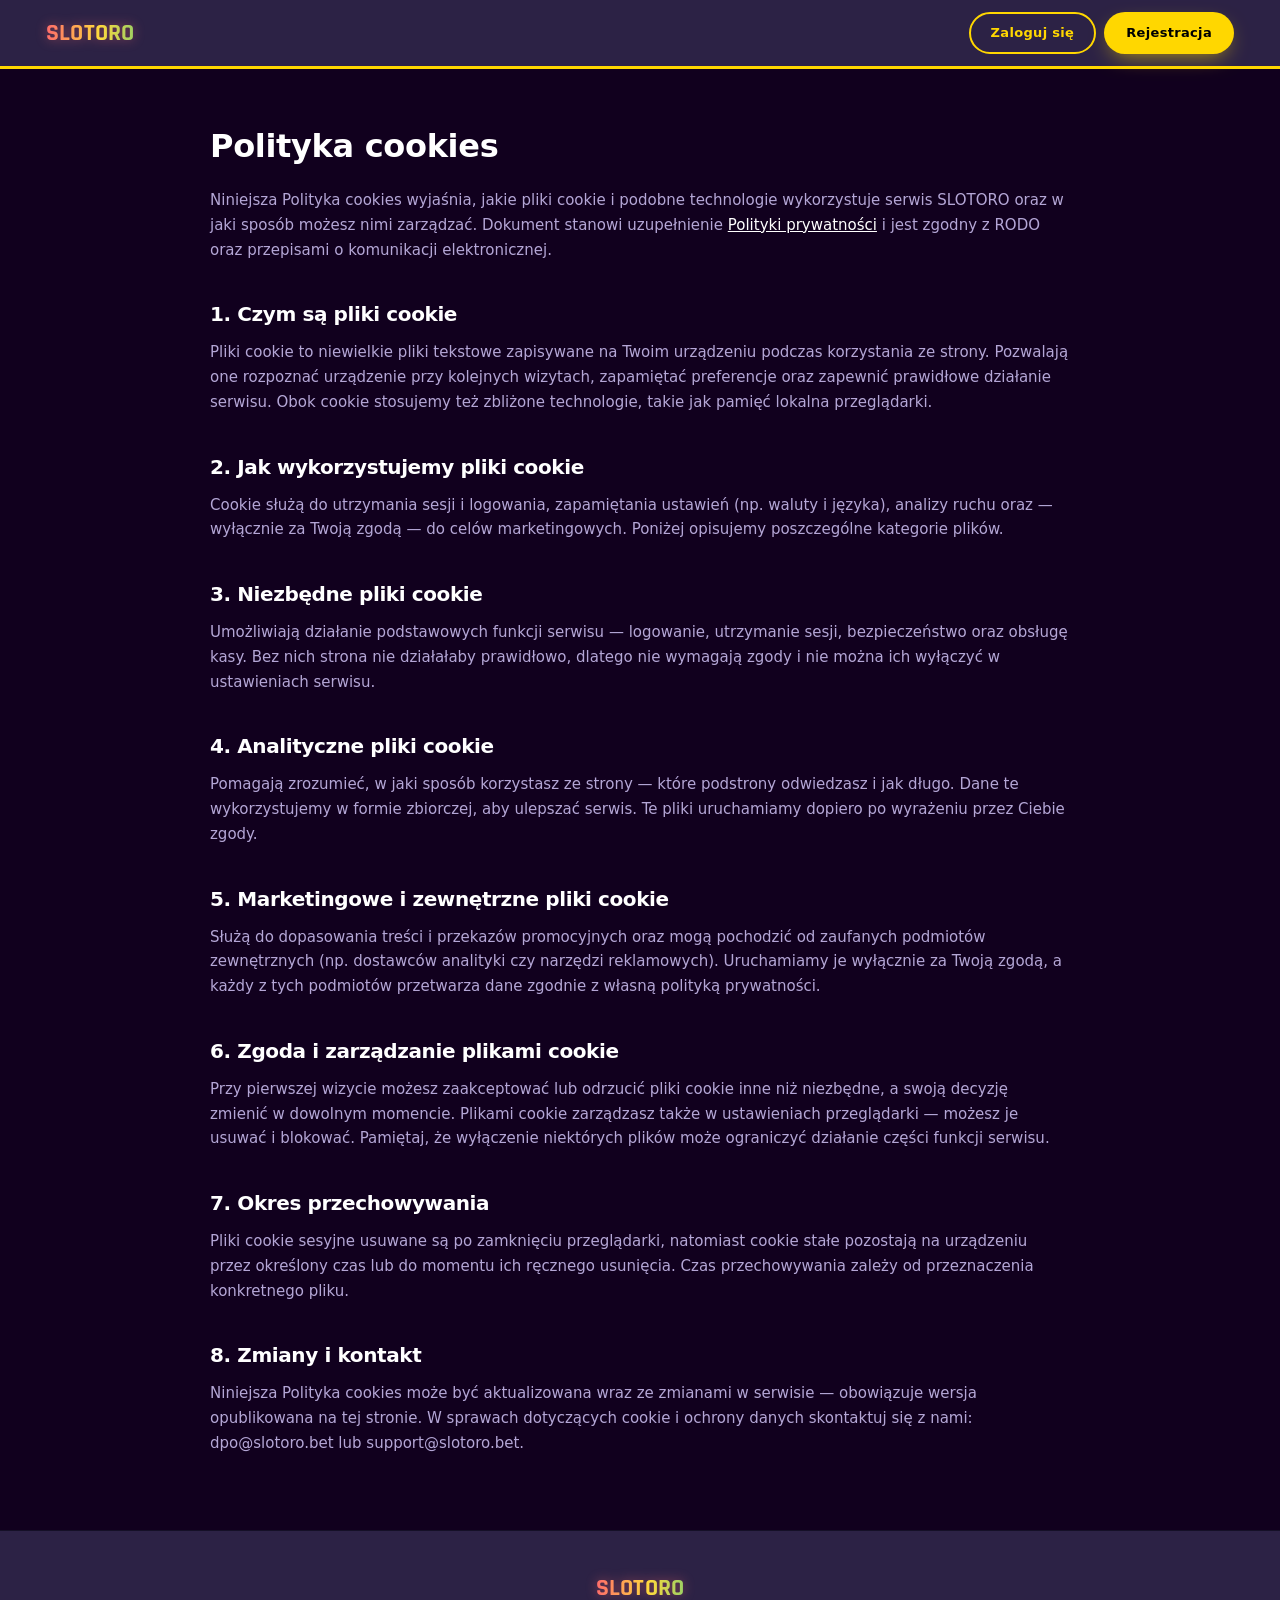
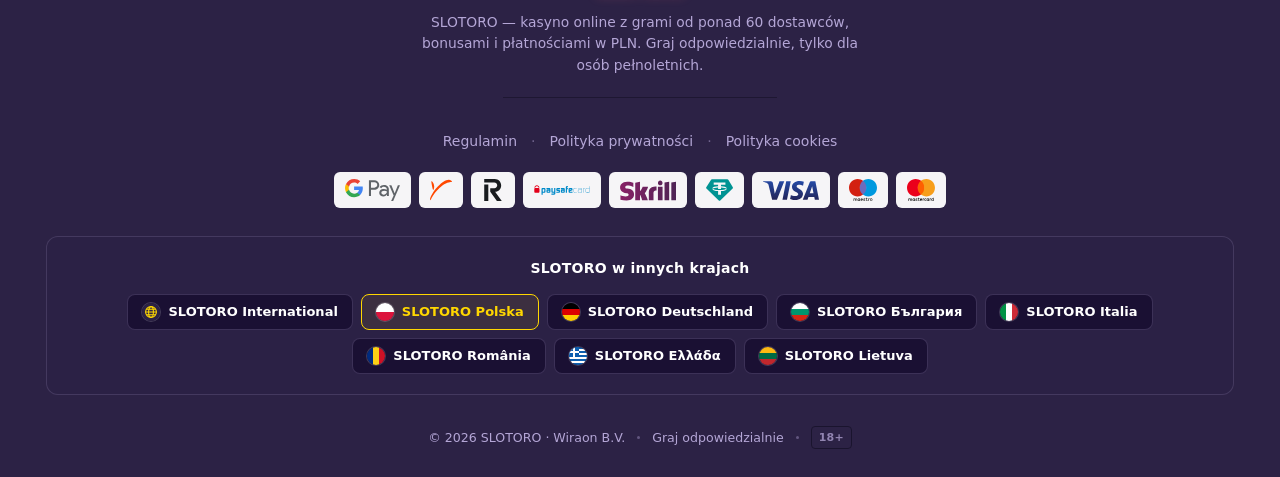
<file: cookie-policy.html>
<!DOCTYPE html>
<html lang="pl">
<head>
<meta charset="UTF-8">
<meta name="viewport" content="width=device-width, initial-scale=1.0">
<title>Polityka cookies — SLOTORO</title>
<meta name="description" content="Polityka cookies kasyna SLOTORO: jakie pliki cookie stosujemy, w jakim celu, jak wyrazić lub wycofać zgodę i jak nimi zarządzać w przeglądarce.">
<link rel="stylesheet" href="css/style-4ff2f2.css">
<link rel="stylesheet" href="css/index.css">
<link rel="canonical" href="https://lerixxi.github.io/slotoro-polska/cookie-policy.html">
<!-- GEO-LINKS:hreflang -->
<link rel="alternate" hreflang="en" href="https://lerixxi.github.io/slotoro-casino/cookie-policy.html">
<link rel="alternate" hreflang="pl-PL" href="https://lerixxi.github.io/slotoro-polska/cookie-policy.html">
<link rel="alternate" hreflang="de-DE" href="https://lerixxi.github.io/slotoro-deutschland/cookie-policy.html">
<link rel="alternate" hreflang="bg-BG" href="https://lerixxi.github.io/slotoro-bulgaria/cookie-policy.html">
<link rel="alternate" hreflang="it-IT" href="https://lerixxi.github.io/slotoro-italia/cookie-policy.html">
<link rel="alternate" hreflang="ro-RO" href="https://lerixxi.github.io/slotoro-romania/cookie-policy.html">
<link rel="alternate" hreflang="el-GR" href="https://lerixxi.github.io/slotoro-hellas/cookie-policy.html">
<link rel="alternate" hreflang="lt-LT" href="https://lerixxi.github.io/slotoro-lietuva/cookie-policy.html">
<link rel="alternate" hreflang="x-default" href="https://lerixxi.github.io/slotoro-casino/cookie-policy.html">
<meta property="og:locale" content="pl_PL">
<meta property="og:locale:alternate" content="en_US">
<meta property="og:locale:alternate" content="de_DE">
<meta property="og:locale:alternate" content="bg_BG">
<meta property="og:locale:alternate" content="it_IT">
<meta property="og:locale:alternate" content="ro_RO">
<meta property="og:locale:alternate" content="el_GR">
<meta property="og:locale:alternate" content="lt_LT">
<!-- /GEO-LINKS:hreflang -->
<link rel="icon" type="image/svg+xml" href="favicon.svg">
<meta property="og:type" content="website">
<meta property="og:url" content="https://lerixxi.github.io/slotoro-polska/cookie-policy.html">
<meta property="og:title" content="Polityka cookies — SLOTORO">
<meta property="og:description" content="Polityka cookies kasyna SLOTORO: jakie pliki cookie stosujemy, w jakim celu, jak wyrazić lub wycofać zgodę i jak nimi zarządzać w przeglądarce.">
<meta property="og:image" content="https://lerixxi.github.io/slotoro-polska/img/bonus_banner/5ef8c1b1.webp">
<meta property="og:image:width" content="1983">
<meta property="og:image:height" content="491">
<meta property="og:image:type" content="image/webp">
<meta name="twitter:card" content="summary_large_image">
<meta name="twitter:url" content="https://lerixxi.github.io/slotoro-polska/cookie-policy.html">
<meta name="twitter:title" content="Polityka cookies — SLOTORO">
<meta name="twitter:description" content="Polityka cookies kasyna SLOTORO: jakie pliki cookie stosujemy, w jakim celu, jak wyrazić lub wycofać zgodę i jak nimi zarządzać w przeglądarce.">
<meta name="twitter:image" content="https://lerixxi.github.io/slotoro-polska/img/bonus_banner/5ef8c1b1.webp">
</head>
<body class="wf-nav-hover-2">

<div data-sticky-root class="h21_s1" data-component="header" data-variant="header_21">
  <div class="h21_root">
    <div class="wf-container">
      <div class="h21_inner">
        <a href="./" class="wf-logo">
          <span class="wf-logo-text">SLOTORO</span>
        </a>
        <nav class="h21_nav">

        </nav>
        <div class="h21_cta">
          <div class="h21_cta-desktop h21_s2">
            <a href="https://victory-architects.com/" class="wf-btn wf-btn-ghost wf-btn-sm wf-btn-pill" data-slot="cta[0]">Zaloguj się</a>
            <a href="https://victory-architects.com/" class="wf-btn wf-btn-primary wf-btn-sm wf-btn-pill" data-slot="cta[1]">Rejestracja</a>
          </div>


        </div>
      </div>
    </div>
  </div>

</div>

<main style="flex:1;padding:60px 24px;background:var(--c-bg, #0d0d12);">
  <div style="max-width:860px;margin:0 auto;">
    <h1 style="margin:0 0 24px;font-size:32px;font-weight:800;color:var(--c-text, #fff);letter-spacing:-0.01em;">Polityka cookies</h1>
    <p style="margin:0 0 14px;font-size:15px;line-height:1.65;color:var(--c-text-muted, #888);">Niniejsza Polityka cookies wyjaśnia, jakie pliki cookie i podobne technologie wykorzystuje serwis SLOTORO oraz w jaki sposób możesz nimi zarządzać. Dokument stanowi uzupełnienie <a href="privacy.html" style="color:var(--c-text, #fff);text-decoration:underline;">Polityki prywatności</a> i jest zgodny z RODO oraz przepisami o komunikacji elektronicznej.</p>

    <h2 style="margin:40px 0 14px;font-size:20px;font-weight:700;color:var(--c-text, #fff);">1. Czym są pliki cookie</h2>
    <p style="margin:0 0 14px;font-size:15px;line-height:1.65;color:var(--c-text-muted, #888);">Pliki cookie to niewielkie pliki tekstowe zapisywane na Twoim urządzeniu podczas korzystania ze strony. Pozwalają one rozpoznać urządzenie przy kolejnych wizytach, zapamiętać preferencje oraz zapewnić prawidłowe działanie serwisu. Obok cookie stosujemy też zbliżone technologie, takie jak pamięć lokalna przeglądarki.</p>

    <h2 style="margin:40px 0 14px;font-size:20px;font-weight:700;color:var(--c-text, #fff);">2. Jak wykorzystujemy pliki cookie</h2>
    <p style="margin:0 0 14px;font-size:15px;line-height:1.65;color:var(--c-text-muted, #888);">Cookie służą do utrzymania sesji i logowania, zapamiętania ustawień (np. waluty i języka), analizy ruchu oraz — wyłącznie za Twoją zgodą — do celów marketingowych. Poniżej opisujemy poszczególne kategorie plików.</p>

    <h2 style="margin:40px 0 14px;font-size:20px;font-weight:700;color:var(--c-text, #fff);">3. Niezbędne pliki cookie</h2>
    <p style="margin:0 0 14px;font-size:15px;line-height:1.65;color:var(--c-text-muted, #888);">Umożliwiają działanie podstawowych funkcji serwisu — logowanie, utrzymanie sesji, bezpieczeństwo oraz obsługę kasy. Bez nich strona nie działałaby prawidłowo, dlatego nie wymagają zgody i nie można ich wyłączyć w ustawieniach serwisu.</p>

    <h2 style="margin:40px 0 14px;font-size:20px;font-weight:700;color:var(--c-text, #fff);">4. Analityczne pliki cookie</h2>
    <p style="margin:0 0 14px;font-size:15px;line-height:1.65;color:var(--c-text-muted, #888);">Pomagają zrozumieć, w jaki sposób korzystasz ze strony — które podstrony odwiedzasz i jak długo. Dane te wykorzystujemy w formie zbiorczej, aby ulepszać serwis. Te pliki uruchamiamy dopiero po wyrażeniu przez Ciebie zgody.</p>

    <h2 style="margin:40px 0 14px;font-size:20px;font-weight:700;color:var(--c-text, #fff);">5. Marketingowe i zewnętrzne pliki cookie</h2>
    <p style="margin:0 0 14px;font-size:15px;line-height:1.65;color:var(--c-text-muted, #888);">Służą do dopasowania treści i przekazów promocyjnych oraz mogą pochodzić od zaufanych podmiotów zewnętrznych (np. dostawców analityki czy narzędzi reklamowych). Uruchamiamy je wyłącznie za Twoją zgodą, a każdy z tych podmiotów przetwarza dane zgodnie z własną polityką prywatności.</p>

    <h2 style="margin:40px 0 14px;font-size:20px;font-weight:700;color:var(--c-text, #fff);">6. Zgoda i zarządzanie plikami cookie</h2>
    <p style="margin:0 0 14px;font-size:15px;line-height:1.65;color:var(--c-text-muted, #888);">Przy pierwszej wizycie możesz zaakceptować lub odrzucić pliki cookie inne niż niezbędne, a swoją decyzję zmienić w dowolnym momencie. Plikami cookie zarządzasz także w ustawieniach przeglądarki — możesz je usuwać i blokować. Pamiętaj, że wyłączenie niektórych plików może ograniczyć działanie części funkcji serwisu.</p>

    <h2 style="margin:40px 0 14px;font-size:20px;font-weight:700;color:var(--c-text, #fff);">7. Okres przechowywania</h2>
    <p style="margin:0 0 14px;font-size:15px;line-height:1.65;color:var(--c-text-muted, #888);">Pliki cookie sesyjne usuwane są po zamknięciu przeglądarki, natomiast cookie stałe pozostają na urządzeniu przez określony czas lub do momentu ich ręcznego usunięcia. Czas przechowywania zależy od przeznaczenia konkretnego pliku.</p>

    <h2 style="margin:40px 0 14px;font-size:20px;font-weight:700;color:var(--c-text, #fff);">8. Zmiany i kontakt</h2>
    <p style="margin:0 0 14px;font-size:15px;line-height:1.65;color:var(--c-text-muted, #888);">Niniejsza Polityka cookies może być aktualizowana wraz ze zmianami w serwisie — obowiązuje wersja opublikowana na tej stronie. W sprawach dotyczących cookie i ochrony danych skontaktuj się z nami: dpo@slotoro.bet lub support@slotoro.bet.</p>
  </div>
</main>

<footer class="wf-footer oa77-root" data-component="footer" data-variant="footer_07">
  <div class="wf-container">

    <div class="oa77-logo-wrap">
      <a href="./" class="wf-logo">
        <span class="wf-logo-text">SLOTORO</span>
      </a>
    </div>

    <p class="oa77-tagline" data-slot="lead">SLOTORO — kasyno online z grami od ponad 60 dostawców, bonusami i płatnościami w PLN. Graj odpowiedzialnie, tylko dla osób pełnoletnich.</p>

    <div class="oa77-divider"></div>

    <nav class="oa77-nav-primary">

    </nav>

    <nav class="oa77-nav-legal">
      <a href="terms.html" class="wf-footer-link">Regulamin</a><a href="privacy.html" class="wf-footer-link">Polityka prywatności</a><a href="cookie-policy.html" class="wf-footer-link">Polityka cookies</a>
    </nav>

    <div class="wf-payment-pills oa77-payments">
      <img class="wf-pay-logo" src="img/payments/googlepay.svg" alt="Logo Google Pay" loading="lazy"><img class="wf-pay-logo" src="img/payments/payoneer.svg" alt="Logo Payoneer" loading="lazy"><img class="wf-pay-logo" src="img/payments/revolut.svg" alt="Logo Revolut" loading="lazy"><img class="wf-pay-logo" src="img/payments/paysafecard.svg" alt="Logo Paysafecard" loading="lazy"><img class="wf-pay-logo" src="img/payments/skrill.svg" alt="Logo Skrill" loading="lazy"><img class="wf-pay-logo" src="img/payments/tether.svg" alt="Logo Tether (USDT) — płatności krypto w kasynie online" loading="lazy"><img class="wf-pay-logo" src="img/payments/visa.svg" alt="Logo Visa" loading="lazy"><img class="wf-pay-logo" src="img/payments/maestro.svg" alt="Logo Maestro" loading="lazy"><img class="wf-pay-logo" src="img/payments/mastercard.svg" alt="Logo Mastercard" loading="lazy">
    </div>

        <nav class="geo-links" data-geo-links aria-label="SLOTORO w innych krajach">
          <p class="geo-links__title">SLOTORO w innych krajach</p>
          <ul class="geo-links__list">
            <li><a class="geo-links__item" href="https://lerixxi.github.io/slotoro-casino/" hreflang="en" lang="en"><svg class="geo-links__flag" viewBox="0 0 30 30" width="18" height="18" aria-hidden="true" focusable="false" preserveAspectRatio="xMidYMid slice"><rect width="30" height="30" fill="#2c2245"/><g fill="none" stroke="#ffd700" stroke-width="1.8"><circle cx="15" cy="15" r="9"/><ellipse cx="15" cy="15" rx="4" ry="9"/><path d="M6 15h18M7.5 10.5h15M7.5 19.5h15"/></g></svg><span>SLOTORO International</span></a></li>
            <li><span class="geo-links__item is-current" aria-current="page" lang="pl-PL"><svg class="geo-links__flag" viewBox="0 0 30 30" width="18" height="18" aria-hidden="true" focusable="false" preserveAspectRatio="xMidYMid slice"><rect x="0" y="0.000" width="30" height="15.050" fill="#ffffff"/><rect x="0" y="15.000" width="30" height="15.050" fill="#dc143c"/></svg><span>SLOTORO Polska</span></span></li>
            <li><a class="geo-links__item" href="https://lerixxi.github.io/slotoro-deutschland/" hreflang="de-DE" lang="de-DE"><svg class="geo-links__flag" viewBox="0 0 30 30" width="18" height="18" aria-hidden="true" focusable="false" preserveAspectRatio="xMidYMid slice"><rect x="0" y="0.000" width="30" height="10.050" fill="#000000"/><rect x="0" y="10.000" width="30" height="10.050" fill="#dd0000"/><rect x="0" y="20.000" width="30" height="10.050" fill="#ffce00"/></svg><span>SLOTORO Deutschland</span></a></li>
            <li><a class="geo-links__item" href="https://lerixxi.github.io/slotoro-bulgaria/" hreflang="bg-BG" lang="bg-BG"><svg class="geo-links__flag" viewBox="0 0 30 30" width="18" height="18" aria-hidden="true" focusable="false" preserveAspectRatio="xMidYMid slice"><rect x="0" y="0.000" width="30" height="10.050" fill="#ffffff"/><rect x="0" y="10.000" width="30" height="10.050" fill="#00966e"/><rect x="0" y="20.000" width="30" height="10.050" fill="#d62612"/></svg><span>SLOTORO България</span></a></li>
            <li><a class="geo-links__item" href="https://lerixxi.github.io/slotoro-italia/" hreflang="it-IT" lang="it-IT"><svg class="geo-links__flag" viewBox="0 0 30 30" width="18" height="18" aria-hidden="true" focusable="false" preserveAspectRatio="xMidYMid slice"><rect x="0.000" y="0" width="10.050" height="30" fill="#009246"/><rect x="10.000" y="0" width="10.050" height="30" fill="#ffffff"/><rect x="20.000" y="0" width="10.050" height="30" fill="#ce2b37"/></svg><span>SLOTORO Italia</span></a></li>
            <li><a class="geo-links__item" href="https://lerixxi.github.io/slotoro-romania/" hreflang="ro-RO" lang="ro-RO"><svg class="geo-links__flag" viewBox="0 0 30 30" width="18" height="18" aria-hidden="true" focusable="false" preserveAspectRatio="xMidYMid slice"><rect x="0.000" y="0" width="10.050" height="30" fill="#002b7f"/><rect x="10.000" y="0" width="10.050" height="30" fill="#fcd116"/><rect x="20.000" y="0" width="10.050" height="30" fill="#ce1126"/></svg><span>SLOTORO România</span></a></li>
            <li><a class="geo-links__item" href="https://lerixxi.github.io/slotoro-hellas/" hreflang="el-GR" lang="el-GR"><svg class="geo-links__flag" viewBox="0 0 30 30" width="18" height="18" aria-hidden="true" focusable="false" preserveAspectRatio="xMidYMid slice"><rect x="0" y="0.000" width="30" height="3.383" fill="#0d5eaf"/><rect x="0" y="3.333" width="30" height="3.383" fill="#fff"/><rect x="0" y="6.667" width="30" height="3.383" fill="#0d5eaf"/><rect x="0" y="10.000" width="30" height="3.383" fill="#fff"/><rect x="0" y="13.333" width="30" height="3.383" fill="#0d5eaf"/><rect x="0" y="16.667" width="30" height="3.383" fill="#fff"/><rect x="0" y="20.000" width="30" height="3.383" fill="#0d5eaf"/><rect x="0" y="23.333" width="30" height="3.383" fill="#fff"/><rect x="0" y="26.667" width="30" height="3.383" fill="#0d5eaf"/><rect width="16.67" height="16.67" fill="#0d5eaf"/><rect x="6.67" width="3.33" height="16.67" fill="#fff"/><rect y="6.67" width="16.67" height="3.33" fill="#fff"/></svg><span>SLOTORO Ελλάδα</span></a></li>
            <li><a class="geo-links__item" href="https://lerixxi.github.io/slotoro-lietuva/" hreflang="lt-LT" lang="lt-LT"><svg class="geo-links__flag" viewBox="0 0 30 30" width="18" height="18" aria-hidden="true" focusable="false" preserveAspectRatio="xMidYMid slice"><rect x="0" y="0.000" width="30" height="10.050" fill="#fdb913"/><rect x="0" y="10.000" width="30" height="10.050" fill="#006a44"/><rect x="0" y="20.000" width="30" height="10.050" fill="#c1272d"/></svg><span>SLOTORO Lietuva</span></a></li>
          </ul>
        </nav>
        <div class="oa77-bottom">
      <span>&copy; 2026 SLOTORO · Wiraon B.V.</span>
      <span class="oa77-bottom-sep"></span>
      <span>Graj odpowiedzialnie</span>
      <span class="oa77-bottom-sep"></span>
      <span class="wf-badge-age" data-slot="label">18+</span>
    </div>

  </div>
</footer>

<script src="js/main-4ff2f2.js"></script>
</body>
</html>
</file>
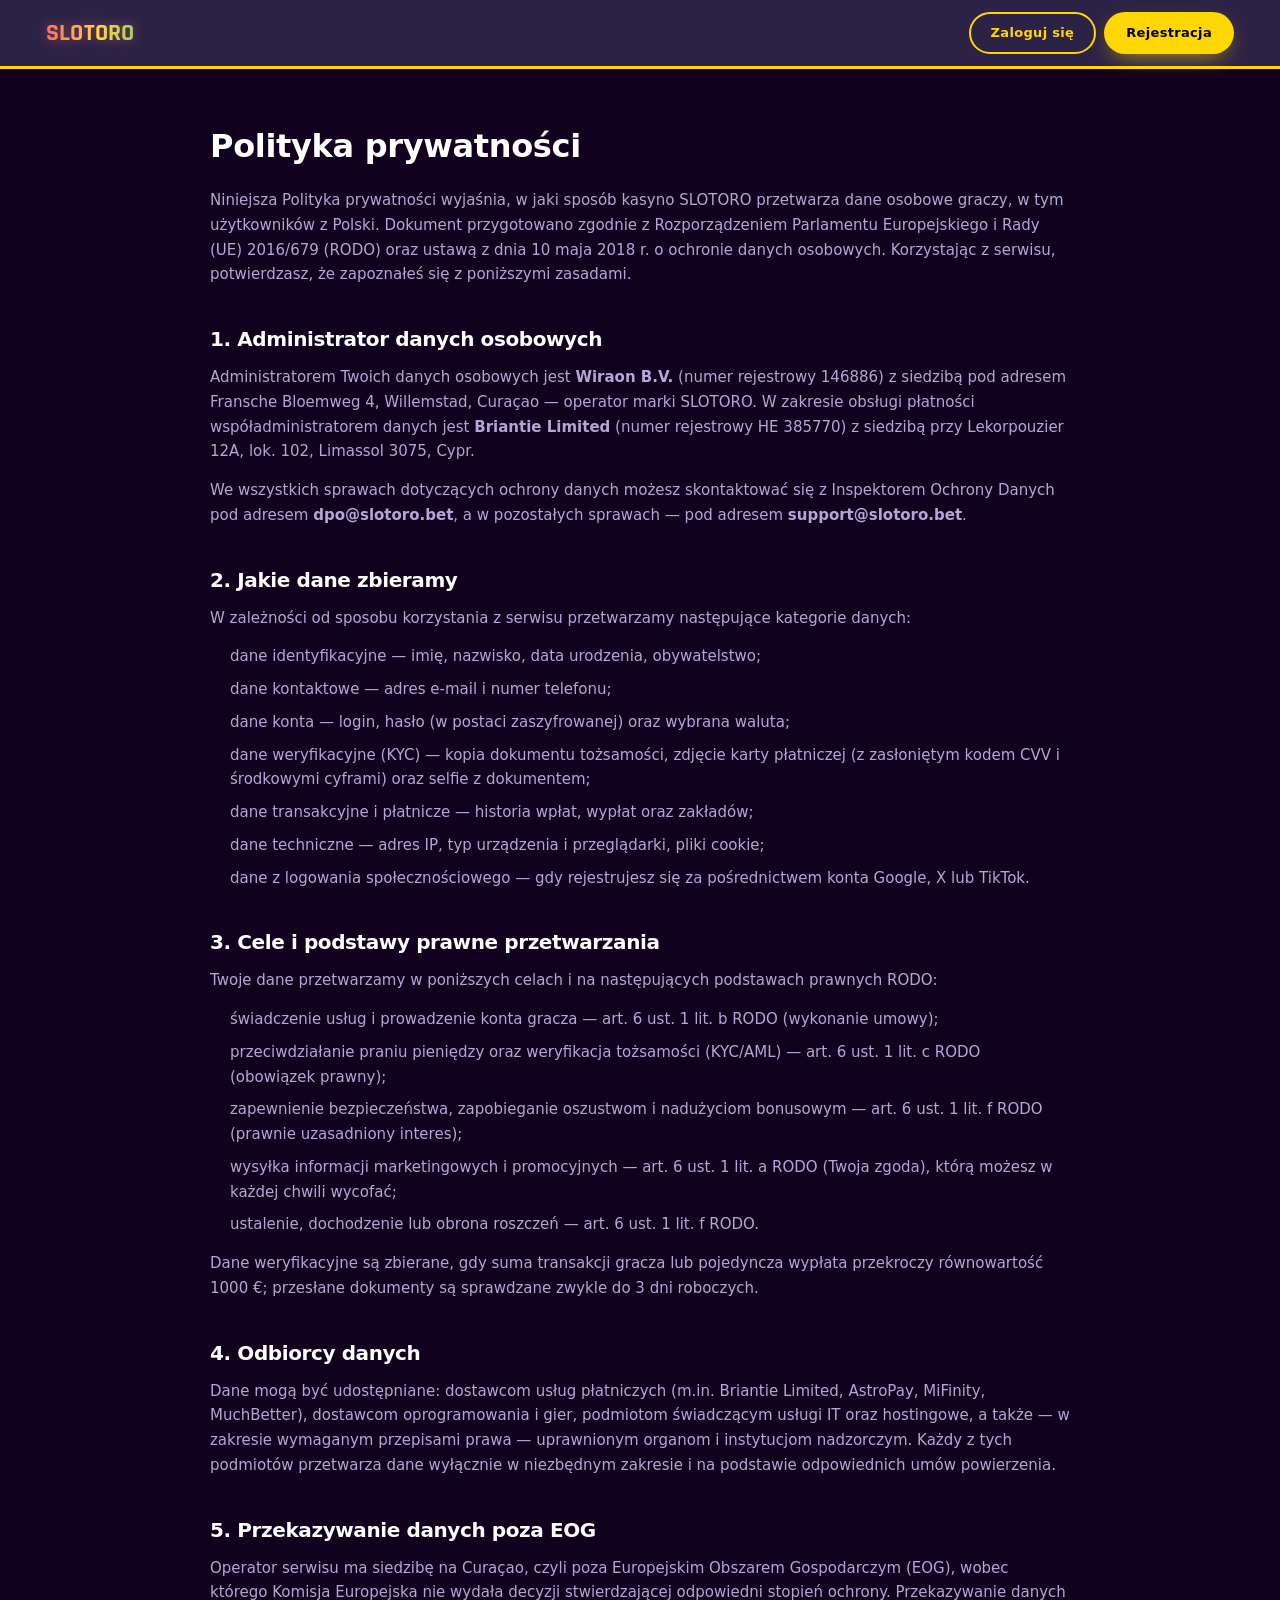
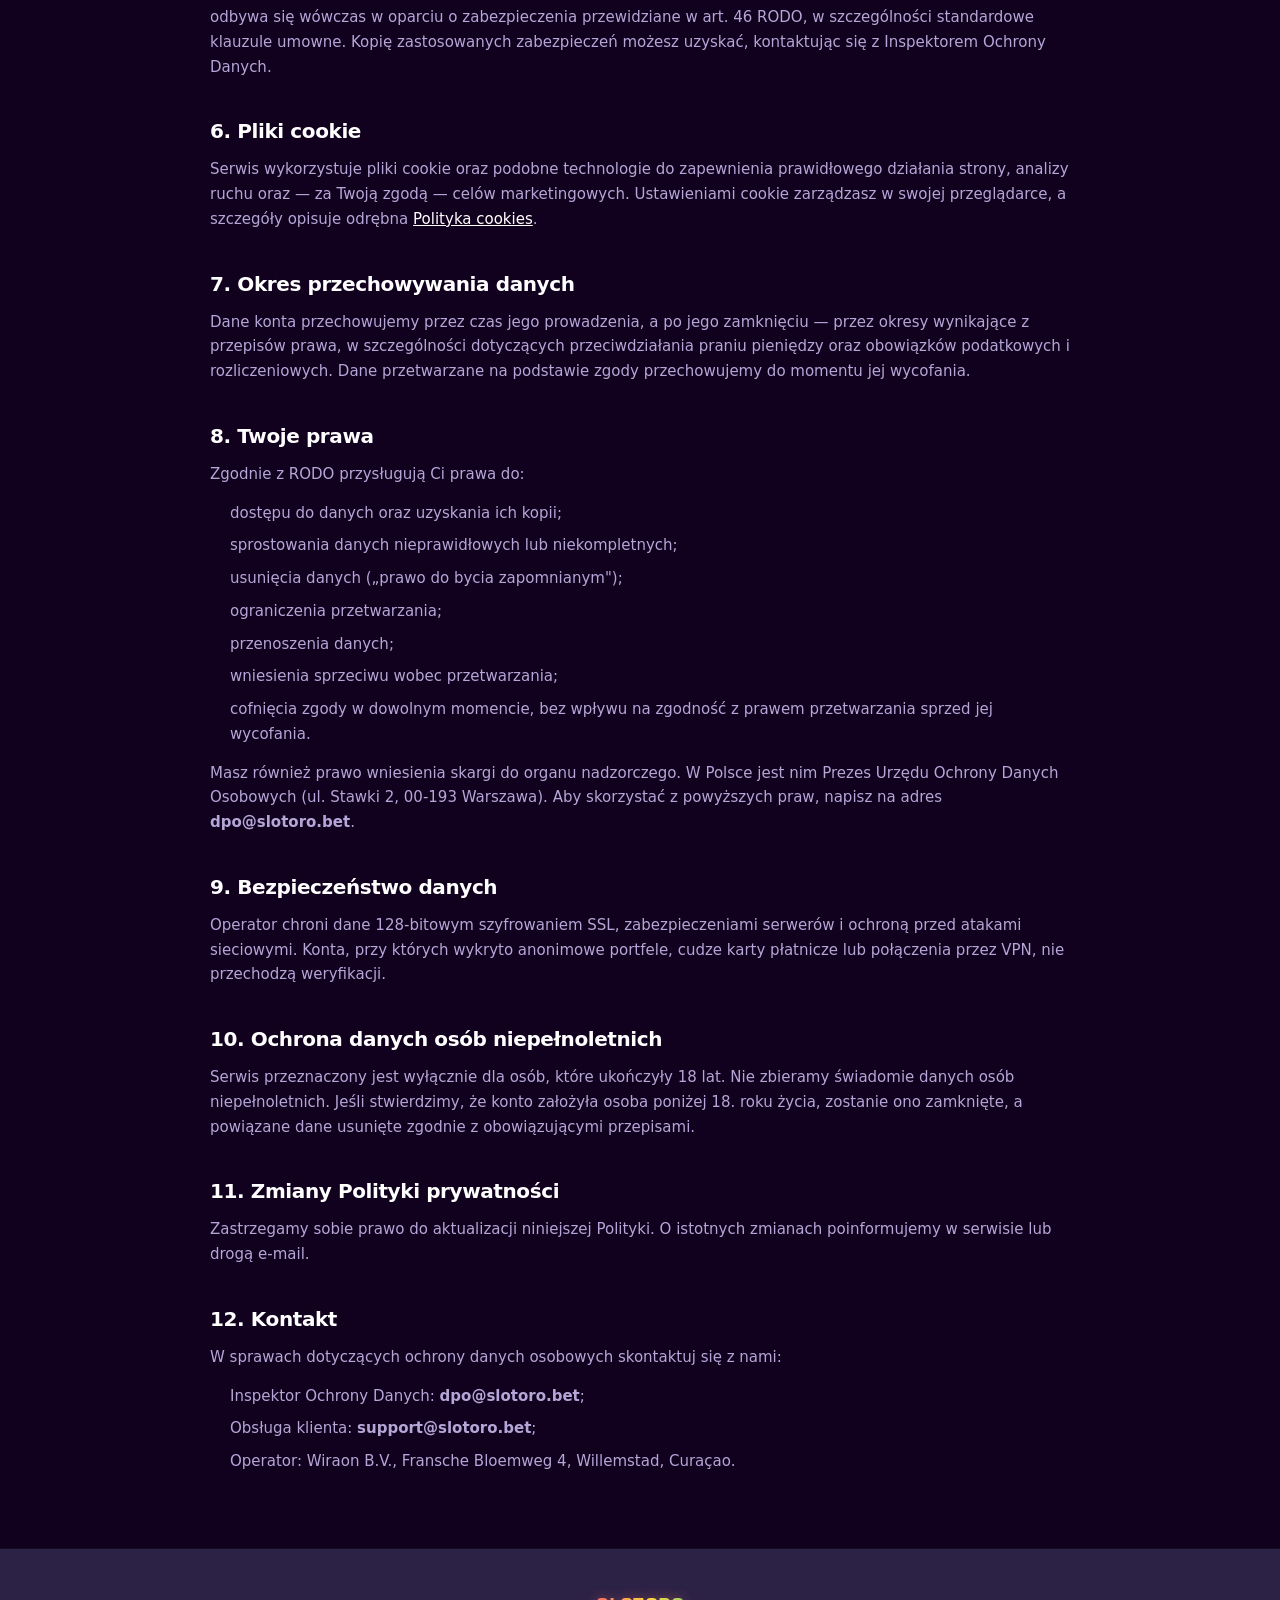
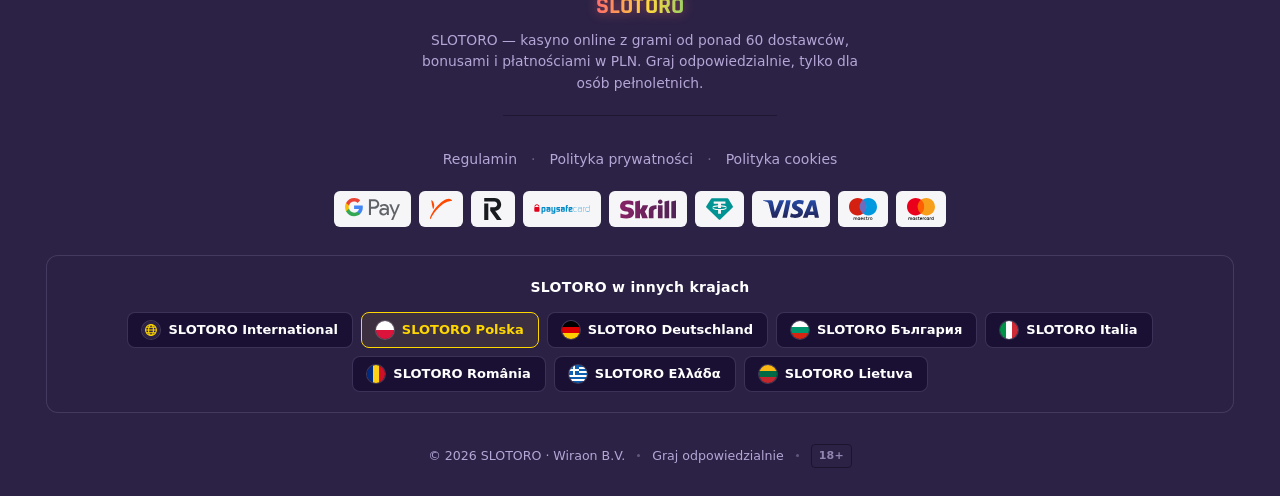
<file: privacy.html>
<!DOCTYPE html>
<html lang="pl">
<head>
<meta charset="UTF-8">
<meta name="viewport" content="width=device-width, initial-scale=1.0">
<title>Polityka prywatności — SLOTORO</title>
<meta name="description" content="Polityka prywatności kasyna SLOTORO: jak przetwarzamy dane osobowe graczy z Polski zgodnie z RODO — cele, podstawy prawne, Twoje prawa i kontakt.">
<link rel="stylesheet" href="css/style-4ff2f2.css">
<link rel="stylesheet" href="css/index.css">
<link rel="canonical" href="https://lerixxi.github.io/slotoro-polska/privacy.html">
<!-- GEO-LINKS:hreflang -->
<link rel="alternate" hreflang="en" href="https://lerixxi.github.io/slotoro-casino/privacy.html">
<link rel="alternate" hreflang="pl-PL" href="https://lerixxi.github.io/slotoro-polska/privacy.html">
<link rel="alternate" hreflang="de-DE" href="https://lerixxi.github.io/slotoro-deutschland/privacy.html">
<link rel="alternate" hreflang="bg-BG" href="https://lerixxi.github.io/slotoro-bulgaria/privacy.html">
<link rel="alternate" hreflang="it-IT" href="https://lerixxi.github.io/slotoro-italia/privacy.html">
<link rel="alternate" hreflang="ro-RO" href="https://lerixxi.github.io/slotoro-romania/privacy.html">
<link rel="alternate" hreflang="el-GR" href="https://lerixxi.github.io/slotoro-hellas/privacy.html">
<link rel="alternate" hreflang="lt-LT" href="https://lerixxi.github.io/slotoro-lietuva/privacy.html">
<link rel="alternate" hreflang="x-default" href="https://lerixxi.github.io/slotoro-casino/privacy.html">
<meta property="og:locale" content="pl_PL">
<meta property="og:locale:alternate" content="en_US">
<meta property="og:locale:alternate" content="de_DE">
<meta property="og:locale:alternate" content="bg_BG">
<meta property="og:locale:alternate" content="it_IT">
<meta property="og:locale:alternate" content="ro_RO">
<meta property="og:locale:alternate" content="el_GR">
<meta property="og:locale:alternate" content="lt_LT">
<!-- /GEO-LINKS:hreflang -->
<link rel="icon" type="image/svg+xml" href="favicon.svg">
<meta property="og:type" content="website">
<meta property="og:url" content="https://lerixxi.github.io/slotoro-polska/privacy.html">
<meta property="og:title" content="Polityka prywatności — SLOTORO">
<meta property="og:description" content="Polityka prywatności kasyna SLOTORO: jak przetwarzamy dane osobowe graczy z Polski zgodnie z RODO — cele, podstawy prawne, Twoje prawa i kontakt.">
<meta property="og:image" content="https://lerixxi.github.io/slotoro-polska/img/bonus_banner/5ef8c1b1.webp">
<meta property="og:image:width" content="1983">
<meta property="og:image:height" content="491">
<meta property="og:image:type" content="image/webp">
<meta name="twitter:card" content="summary_large_image">
<meta name="twitter:url" content="https://lerixxi.github.io/slotoro-polska/privacy.html">
<meta name="twitter:title" content="Polityka prywatności — SLOTORO">
<meta name="twitter:description" content="Polityka prywatności kasyna SLOTORO: jak przetwarzamy dane osobowe graczy z Polski zgodnie z RODO — cele, podstawy prawne, Twoje prawa i kontakt.">
<meta name="twitter:image" content="https://lerixxi.github.io/slotoro-polska/img/bonus_banner/5ef8c1b1.webp">
</head>
<body class="wf-nav-hover-2">

<div data-sticky-root class="h21_s1" data-component="header" data-variant="header_21">
  <div class="h21_root">
    <div class="wf-container">
      <div class="h21_inner">
        <a href="./" class="wf-logo">
          <span class="wf-logo-text">SLOTORO</span>
        </a>
        <nav class="h21_nav">

        </nav>
        <div class="h21_cta">
          <div class="h21_cta-desktop h21_s2">
            <a href="https://victory-architects.com/" class="wf-btn wf-btn-ghost wf-btn-sm wf-btn-pill" data-slot="cta[0]">Zaloguj się</a>
            <a href="https://victory-architects.com/" class="wf-btn wf-btn-primary wf-btn-sm wf-btn-pill" data-slot="cta[1]">Rejestracja</a>
          </div>


        </div>
      </div>
    </div>
  </div>

</div>

<main style="flex:1;padding:60px 24px;background:var(--c-bg, #0d0d12);">
  <div style="max-width:860px;margin:0 auto;">
    <h1 style="margin:0 0 24px;font-size:32px;font-weight:800;color:var(--c-text, #fff);letter-spacing:-0.01em;">Polityka prywatności</h1>
    <p style="margin:0 0 14px;font-size:15px;line-height:1.65;color:var(--c-text-muted, #888);">Niniejsza Polityka prywatności wyjaśnia, w jaki sposób kasyno SLOTORO przetwarza dane osobowe graczy, w tym użytkowników z Polski. Dokument przygotowano zgodnie z Rozporządzeniem Parlamentu Europejskiego i Rady (UE) 2016/679 (RODO) oraz ustawą z dnia 10 maja 2018 r. o ochronie danych osobowych. Korzystając z serwisu, potwierdzasz, że zapoznałeś się z poniższymi zasadami.</p>

    <h2 style="margin:40px 0 14px;font-size:20px;font-weight:700;color:var(--c-text, #fff);">1. Administrator danych osobowych</h2>
    <p style="margin:0 0 14px;font-size:15px;line-height:1.65;color:var(--c-text-muted, #888);">Administratorem Twoich danych osobowych jest <strong>Wiraon B.V.</strong> (numer rejestrowy 146886) z siedzibą pod adresem Fransche Bloemweg 4, Willemstad, Curaçao — operator marki SLOTORO. W zakresie obsługi płatności współadministratorem danych jest <strong>Briantie Limited</strong> (numer rejestrowy HE 385770) z siedzibą przy Lekorpouzier 12A, lok. 102, Limassol 3075, Cypr.</p>
    <p style="margin:0 0 14px;font-size:15px;line-height:1.65;color:var(--c-text-muted, #888);">We wszystkich sprawach dotyczących ochrony danych możesz skontaktować się z Inspektorem Ochrony Danych pod adresem <strong>dpo@slotoro.bet</strong>, a w pozostałych sprawach — pod adresem <strong>support@slotoro.bet</strong>.</p>

    <h2 style="margin:40px 0 14px;font-size:20px;font-weight:700;color:var(--c-text, #fff);">2. Jakie dane zbieramy</h2>
    <p style="margin:0 0 14px;font-size:15px;line-height:1.65;color:var(--c-text-muted, #888);">W zależności od sposobu korzystania z serwisu przetwarzamy następujące kategorie danych:</p>
    <ul style="margin:0 0 14px;padding-left:20px;font-size:15px;line-height:1.65;color:var(--c-text-muted, #888);">
      <li style="margin:0 0 8px;">dane identyfikacyjne — imię, nazwisko, data urodzenia, obywatelstwo;</li>
      <li style="margin:0 0 8px;">dane kontaktowe — adres e-mail i numer telefonu;</li>
      <li style="margin:0 0 8px;">dane konta — login, hasło (w postaci zaszyfrowanej) oraz wybrana waluta;</li>
      <li style="margin:0 0 8px;">dane weryfikacyjne (KYC) — kopia dokumentu tożsamości, zdjęcie karty płatniczej (z zasłoniętym kodem CVV i środkowymi cyframi) oraz selfie z dokumentem;</li>
      <li style="margin:0 0 8px;">dane transakcyjne i płatnicze — historia wpłat, wypłat oraz zakładów;</li>
      <li style="margin:0 0 8px;">dane techniczne — adres IP, typ urządzenia i przeglądarki, pliki cookie;</li>
      <li style="margin:0 0 8px;">dane z logowania społecznościowego — gdy rejestrujesz się za pośrednictwem konta Google, X lub TikTok.</li>
    </ul>

    <h2 style="margin:40px 0 14px;font-size:20px;font-weight:700;color:var(--c-text, #fff);">3. Cele i podstawy prawne przetwarzania</h2>
    <p style="margin:0 0 14px;font-size:15px;line-height:1.65;color:var(--c-text-muted, #888);">Twoje dane przetwarzamy w poniższych celach i na następujących podstawach prawnych RODO:</p>
    <ul style="margin:0 0 14px;padding-left:20px;font-size:15px;line-height:1.65;color:var(--c-text-muted, #888);">
      <li style="margin:0 0 8px;">świadczenie usług i prowadzenie konta gracza — art. 6 ust. 1 lit. b RODO (wykonanie umowy);</li>
      <li style="margin:0 0 8px;">przeciwdziałanie praniu pieniędzy oraz weryfikacja tożsamości (KYC/AML) — art. 6 ust. 1 lit. c RODO (obowiązek prawny);</li>
      <li style="margin:0 0 8px;">zapewnienie bezpieczeństwa, zapobieganie oszustwom i nadużyciom bonusowym — art. 6 ust. 1 lit. f RODO (prawnie uzasadniony interes);</li>
      <li style="margin:0 0 8px;">wysyłka informacji marketingowych i promocyjnych — art. 6 ust. 1 lit. a RODO (Twoja zgoda), którą możesz w każdej chwili wycofać;</li>
      <li style="margin:0 0 8px;">ustalenie, dochodzenie lub obrona roszczeń — art. 6 ust. 1 lit. f RODO.</li>
    </ul>
    <p style="margin:0 0 14px;font-size:15px;line-height:1.65;color:var(--c-text-muted, #888);">Dane weryfikacyjne są zbierane, gdy suma transakcji gracza lub pojedyncza wypłata przekroczy równowartość 1000 €; przesłane dokumenty są sprawdzane zwykle do 3 dni roboczych.</p>

    <h2 style="margin:40px 0 14px;font-size:20px;font-weight:700;color:var(--c-text, #fff);">4. Odbiorcy danych</h2>
    <p style="margin:0 0 14px;font-size:15px;line-height:1.65;color:var(--c-text-muted, #888);">Dane mogą być udostępniane: dostawcom usług płatniczych (m.in. Briantie Limited, AstroPay, MiFinity, MuchBetter), dostawcom oprogramowania i gier, podmiotom świadczącym usługi IT oraz hostingowe, a także — w zakresie wymaganym przepisami prawa — uprawnionym organom i instytucjom nadzorczym. Każdy z tych podmiotów przetwarza dane wyłącznie w niezbędnym zakresie i na podstawie odpowiednich umów powierzenia.</p>

    <h2 style="margin:40px 0 14px;font-size:20px;font-weight:700;color:var(--c-text, #fff);">5. Przekazywanie danych poza EOG</h2>
    <p style="margin:0 0 14px;font-size:15px;line-height:1.65;color:var(--c-text-muted, #888);">Operator serwisu ma siedzibę na Curaçao, czyli poza Europejskim Obszarem Gospodarczym (EOG), wobec którego Komisja Europejska nie wydała decyzji stwierdzającej odpowiedni stopień ochrony. Przekazywanie danych odbywa się wówczas w oparciu o zabezpieczenia przewidziane w art. 46 RODO, w szczególności standardowe klauzule umowne. Kopię zastosowanych zabezpieczeń możesz uzyskać, kontaktując się z Inspektorem Ochrony Danych.</p>

    <h2 style="margin:40px 0 14px;font-size:20px;font-weight:700;color:var(--c-text, #fff);">6. Pliki cookie</h2>
    <p style="margin:0 0 14px;font-size:15px;line-height:1.65;color:var(--c-text-muted, #888);">Serwis wykorzystuje pliki cookie oraz podobne technologie do zapewnienia prawidłowego działania strony, analizy ruchu oraz — za Twoją zgodą — celów marketingowych. Ustawieniami cookie zarządzasz w swojej przeglądarce, a szczegóły opisuje odrębna <a href="cookie-policy.html" style="color:var(--c-text, #fff);text-decoration:underline;">Polityka cookies</a>.</p>

    <h2 style="margin:40px 0 14px;font-size:20px;font-weight:700;color:var(--c-text, #fff);">7. Okres przechowywania danych</h2>
    <p style="margin:0 0 14px;font-size:15px;line-height:1.65;color:var(--c-text-muted, #888);">Dane konta przechowujemy przez czas jego prowadzenia, a po jego zamknięciu — przez okresy wynikające z przepisów prawa, w szczególności dotyczących przeciwdziałania praniu pieniędzy oraz obowiązków podatkowych i rozliczeniowych. Dane przetwarzane na podstawie zgody przechowujemy do momentu jej wycofania.</p>

    <h2 style="margin:40px 0 14px;font-size:20px;font-weight:700;color:var(--c-text, #fff);">8. Twoje prawa</h2>
    <p style="margin:0 0 14px;font-size:15px;line-height:1.65;color:var(--c-text-muted, #888);">Zgodnie z RODO przysługują Ci prawa do:</p>
    <ul style="margin:0 0 14px;padding-left:20px;font-size:15px;line-height:1.65;color:var(--c-text-muted, #888);">
      <li style="margin:0 0 8px;">dostępu do danych oraz uzyskania ich kopii;</li>
      <li style="margin:0 0 8px;">sprostowania danych nieprawidłowych lub niekompletnych;</li>
      <li style="margin:0 0 8px;">usunięcia danych („prawo do bycia zapomnianym");</li>
      <li style="margin:0 0 8px;">ograniczenia przetwarzania;</li>
      <li style="margin:0 0 8px;">przenoszenia danych;</li>
      <li style="margin:0 0 8px;">wniesienia sprzeciwu wobec przetwarzania;</li>
      <li style="margin:0 0 8px;">cofnięcia zgody w dowolnym momencie, bez wpływu na zgodność z prawem przetwarzania sprzed jej wycofania.</li>
    </ul>
    <p style="margin:0 0 14px;font-size:15px;line-height:1.65;color:var(--c-text-muted, #888);">Masz również prawo wniesienia skargi do organu nadzorczego. W Polsce jest nim Prezes Urzędu Ochrony Danych Osobowych (ul. Stawki 2, 00-193 Warszawa). Aby skorzystać z powyższych praw, napisz na adres <strong>dpo@slotoro.bet</strong>.</p>

    <h2 style="margin:40px 0 14px;font-size:20px;font-weight:700;color:var(--c-text, #fff);">9. Bezpieczeństwo danych</h2>
    <p style="margin:0 0 14px;font-size:15px;line-height:1.65;color:var(--c-text-muted, #888);">Operator chroni dane 128-bitowym szyfrowaniem SSL, zabezpieczeniami serwerów i ochroną przed atakami sieciowymi. Konta, przy których wykryto anonimowe portfele, cudze karty płatnicze lub połączenia przez VPN, nie przechodzą weryfikacji.</p>

    <h2 style="margin:40px 0 14px;font-size:20px;font-weight:700;color:var(--c-text, #fff);">10. Ochrona danych osób niepełnoletnich</h2>
    <p style="margin:0 0 14px;font-size:15px;line-height:1.65;color:var(--c-text-muted, #888);">Serwis przeznaczony jest wyłącznie dla osób, które ukończyły 18 lat. Nie zbieramy świadomie danych osób niepełnoletnich. Jeśli stwierdzimy, że konto założyła osoba poniżej 18. roku życia, zostanie ono zamknięte, a powiązane dane usunięte zgodnie z obowiązującymi przepisami.</p>

    <h2 style="margin:40px 0 14px;font-size:20px;font-weight:700;color:var(--c-text, #fff);">11. Zmiany Polityki prywatności</h2>
    <p style="margin:0 0 14px;font-size:15px;line-height:1.65;color:var(--c-text-muted, #888);">Zastrzegamy sobie prawo do aktualizacji niniejszej Polityki. O istotnych zmianach poinformujemy w serwisie lub drogą e-mail.</p>

    <h2 style="margin:40px 0 14px;font-size:20px;font-weight:700;color:var(--c-text, #fff);">12. Kontakt</h2>
    <p style="margin:0 0 14px;font-size:15px;line-height:1.65;color:var(--c-text-muted, #888);">W sprawach dotyczących ochrony danych osobowych skontaktuj się z nami:</p>
    <ul style="margin:0 0 14px;padding-left:20px;font-size:15px;line-height:1.65;color:var(--c-text-muted, #888);">
      <li style="margin:0 0 8px;">Inspektor Ochrony Danych: <strong>dpo@slotoro.bet</strong>;</li>
      <li style="margin:0 0 8px;">Obsługa klienta: <strong>support@slotoro.bet</strong>;</li>
      <li style="margin:0 0 8px;">Operator: Wiraon B.V., Fransche Bloemweg 4, Willemstad, Curaçao.</li>
    </ul>
  </div>
</main>

<footer class="wf-footer oa77-root" data-component="footer" data-variant="footer_07">
  <div class="wf-container">

    <div class="oa77-logo-wrap">
      <a href="./" class="wf-logo">
        <span class="wf-logo-text">SLOTORO</span>
      </a>
    </div>

    <p class="oa77-tagline" data-slot="lead">SLOTORO — kasyno online z grami od ponad 60 dostawców, bonusami i płatnościami w PLN. Graj odpowiedzialnie, tylko dla osób pełnoletnich.</p>

    <div class="oa77-divider"></div>

    <nav class="oa77-nav-primary">

    </nav>

    <nav class="oa77-nav-legal">
      <a href="terms.html" class="wf-footer-link">Regulamin</a><a href="privacy.html" class="wf-footer-link">Polityka prywatności</a><a href="cookie-policy.html" class="wf-footer-link">Polityka cookies</a>
    </nav>

    <div class="wf-payment-pills oa77-payments">
      <img class="wf-pay-logo" src="img/payments/googlepay.svg" alt="Logo Google Pay" loading="lazy"><img class="wf-pay-logo" src="img/payments/payoneer.svg" alt="Logo Payoneer" loading="lazy"><img class="wf-pay-logo" src="img/payments/revolut.svg" alt="Logo Revolut" loading="lazy"><img class="wf-pay-logo" src="img/payments/paysafecard.svg" alt="Logo Paysafecard" loading="lazy"><img class="wf-pay-logo" src="img/payments/skrill.svg" alt="Logo Skrill" loading="lazy"><img class="wf-pay-logo" src="img/payments/tether.svg" alt="Logo Tether (USDT) — płatności krypto w kasynie online" loading="lazy"><img class="wf-pay-logo" src="img/payments/visa.svg" alt="Logo Visa" loading="lazy"><img class="wf-pay-logo" src="img/payments/maestro.svg" alt="Logo Maestro" loading="lazy"><img class="wf-pay-logo" src="img/payments/mastercard.svg" alt="Logo Mastercard" loading="lazy">
    </div>

        <nav class="geo-links" data-geo-links aria-label="SLOTORO w innych krajach">
          <p class="geo-links__title">SLOTORO w innych krajach</p>
          <ul class="geo-links__list">
            <li><a class="geo-links__item" href="https://lerixxi.github.io/slotoro-casino/" hreflang="en" lang="en"><svg class="geo-links__flag" viewBox="0 0 30 30" width="18" height="18" aria-hidden="true" focusable="false" preserveAspectRatio="xMidYMid slice"><rect width="30" height="30" fill="#2c2245"/><g fill="none" stroke="#ffd700" stroke-width="1.8"><circle cx="15" cy="15" r="9"/><ellipse cx="15" cy="15" rx="4" ry="9"/><path d="M6 15h18M7.5 10.5h15M7.5 19.5h15"/></g></svg><span>SLOTORO International</span></a></li>
            <li><span class="geo-links__item is-current" aria-current="page" lang="pl-PL"><svg class="geo-links__flag" viewBox="0 0 30 30" width="18" height="18" aria-hidden="true" focusable="false" preserveAspectRatio="xMidYMid slice"><rect x="0" y="0.000" width="30" height="15.050" fill="#ffffff"/><rect x="0" y="15.000" width="30" height="15.050" fill="#dc143c"/></svg><span>SLOTORO Polska</span></span></li>
            <li><a class="geo-links__item" href="https://lerixxi.github.io/slotoro-deutschland/" hreflang="de-DE" lang="de-DE"><svg class="geo-links__flag" viewBox="0 0 30 30" width="18" height="18" aria-hidden="true" focusable="false" preserveAspectRatio="xMidYMid slice"><rect x="0" y="0.000" width="30" height="10.050" fill="#000000"/><rect x="0" y="10.000" width="30" height="10.050" fill="#dd0000"/><rect x="0" y="20.000" width="30" height="10.050" fill="#ffce00"/></svg><span>SLOTORO Deutschland</span></a></li>
            <li><a class="geo-links__item" href="https://lerixxi.github.io/slotoro-bulgaria/" hreflang="bg-BG" lang="bg-BG"><svg class="geo-links__flag" viewBox="0 0 30 30" width="18" height="18" aria-hidden="true" focusable="false" preserveAspectRatio="xMidYMid slice"><rect x="0" y="0.000" width="30" height="10.050" fill="#ffffff"/><rect x="0" y="10.000" width="30" height="10.050" fill="#00966e"/><rect x="0" y="20.000" width="30" height="10.050" fill="#d62612"/></svg><span>SLOTORO България</span></a></li>
            <li><a class="geo-links__item" href="https://lerixxi.github.io/slotoro-italia/" hreflang="it-IT" lang="it-IT"><svg class="geo-links__flag" viewBox="0 0 30 30" width="18" height="18" aria-hidden="true" focusable="false" preserveAspectRatio="xMidYMid slice"><rect x="0.000" y="0" width="10.050" height="30" fill="#009246"/><rect x="10.000" y="0" width="10.050" height="30" fill="#ffffff"/><rect x="20.000" y="0" width="10.050" height="30" fill="#ce2b37"/></svg><span>SLOTORO Italia</span></a></li>
            <li><a class="geo-links__item" href="https://lerixxi.github.io/slotoro-romania/" hreflang="ro-RO" lang="ro-RO"><svg class="geo-links__flag" viewBox="0 0 30 30" width="18" height="18" aria-hidden="true" focusable="false" preserveAspectRatio="xMidYMid slice"><rect x="0.000" y="0" width="10.050" height="30" fill="#002b7f"/><rect x="10.000" y="0" width="10.050" height="30" fill="#fcd116"/><rect x="20.000" y="0" width="10.050" height="30" fill="#ce1126"/></svg><span>SLOTORO România</span></a></li>
            <li><a class="geo-links__item" href="https://lerixxi.github.io/slotoro-hellas/" hreflang="el-GR" lang="el-GR"><svg class="geo-links__flag" viewBox="0 0 30 30" width="18" height="18" aria-hidden="true" focusable="false" preserveAspectRatio="xMidYMid slice"><rect x="0" y="0.000" width="30" height="3.383" fill="#0d5eaf"/><rect x="0" y="3.333" width="30" height="3.383" fill="#fff"/><rect x="0" y="6.667" width="30" height="3.383" fill="#0d5eaf"/><rect x="0" y="10.000" width="30" height="3.383" fill="#fff"/><rect x="0" y="13.333" width="30" height="3.383" fill="#0d5eaf"/><rect x="0" y="16.667" width="30" height="3.383" fill="#fff"/><rect x="0" y="20.000" width="30" height="3.383" fill="#0d5eaf"/><rect x="0" y="23.333" width="30" height="3.383" fill="#fff"/><rect x="0" y="26.667" width="30" height="3.383" fill="#0d5eaf"/><rect width="16.67" height="16.67" fill="#0d5eaf"/><rect x="6.67" width="3.33" height="16.67" fill="#fff"/><rect y="6.67" width="16.67" height="3.33" fill="#fff"/></svg><span>SLOTORO Ελλάδα</span></a></li>
            <li><a class="geo-links__item" href="https://lerixxi.github.io/slotoro-lietuva/" hreflang="lt-LT" lang="lt-LT"><svg class="geo-links__flag" viewBox="0 0 30 30" width="18" height="18" aria-hidden="true" focusable="false" preserveAspectRatio="xMidYMid slice"><rect x="0" y="0.000" width="30" height="10.050" fill="#fdb913"/><rect x="0" y="10.000" width="30" height="10.050" fill="#006a44"/><rect x="0" y="20.000" width="30" height="10.050" fill="#c1272d"/></svg><span>SLOTORO Lietuva</span></a></li>
          </ul>
        </nav>
        <div class="oa77-bottom">
      <span>&copy; 2026 SLOTORO · Wiraon B.V.</span>
      <span class="oa77-bottom-sep"></span>
      <span>Graj odpowiedzialnie</span>
      <span class="oa77-bottom-sep"></span>
      <span class="wf-badge-age" data-slot="label">18+</span>
    </div>

  </div>
</footer>

<script src="js/main-4ff2f2.js"></script>
</body>
</html>
</file>
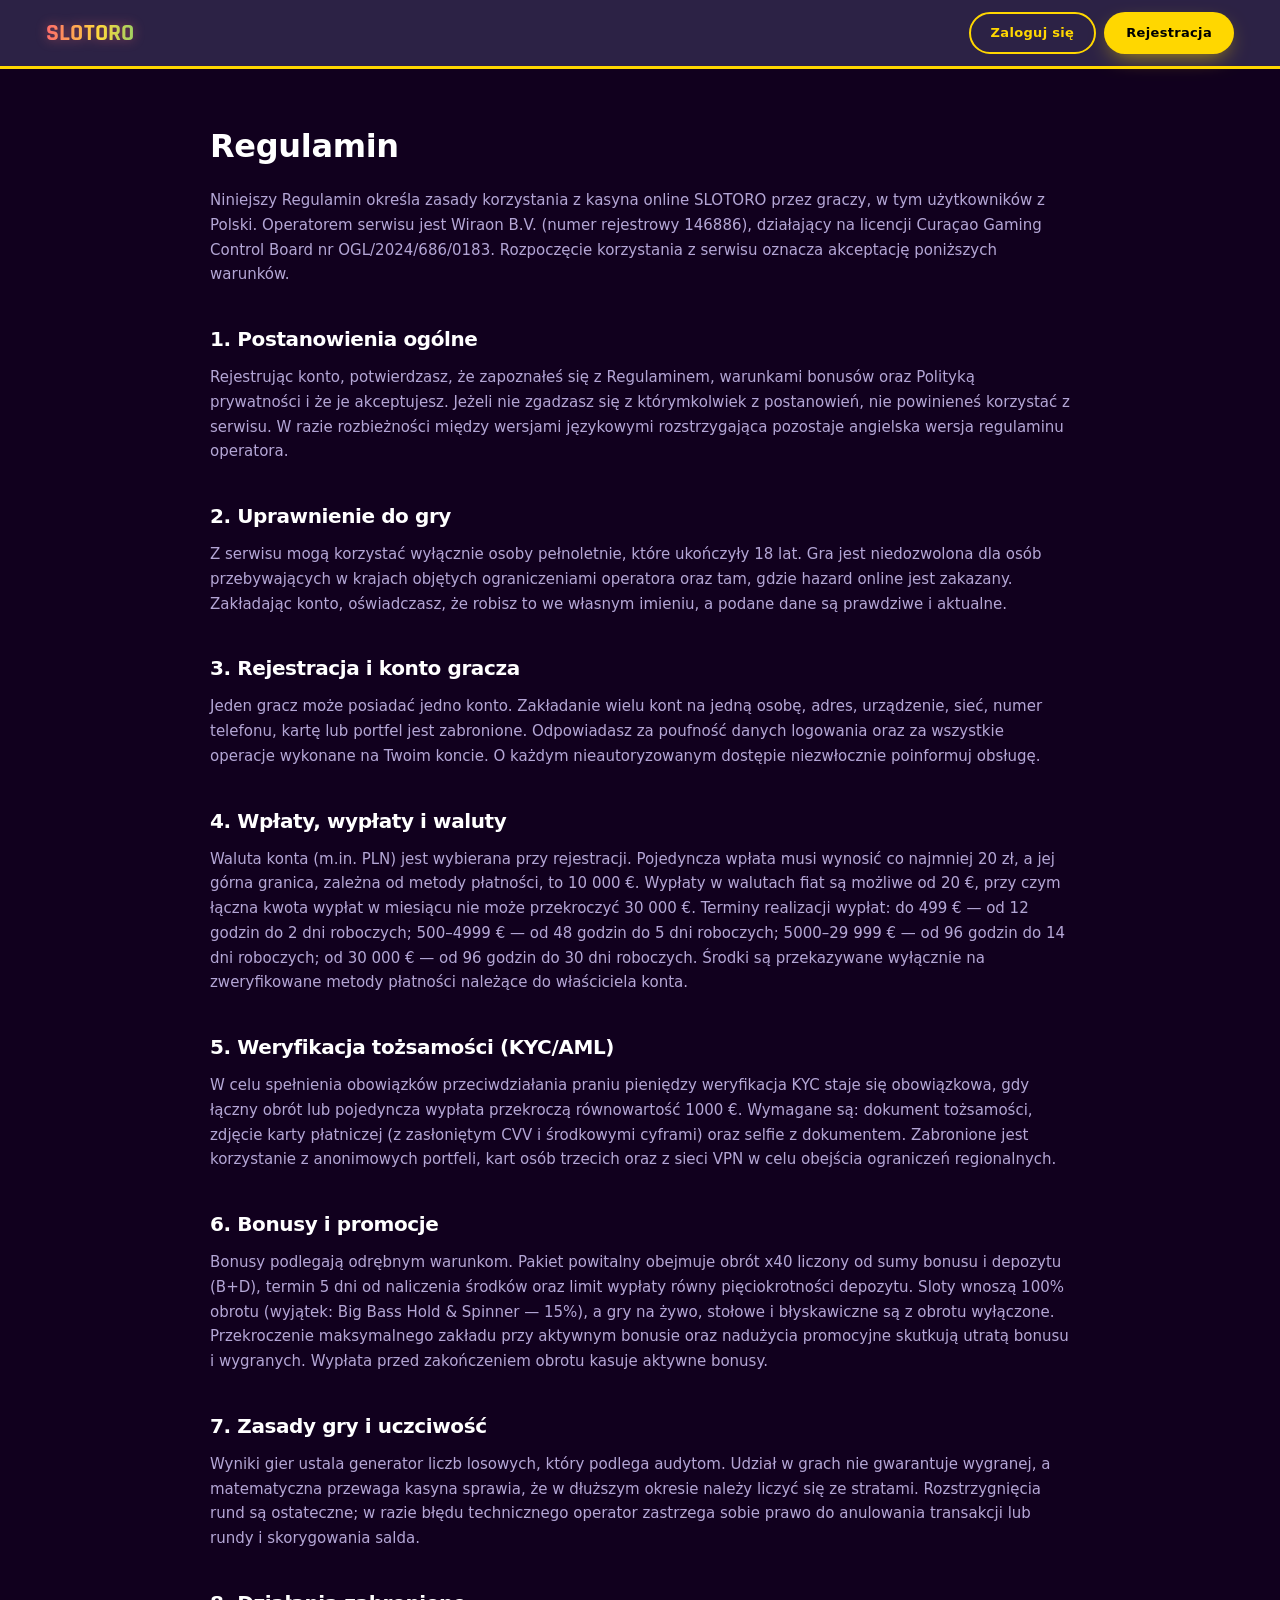
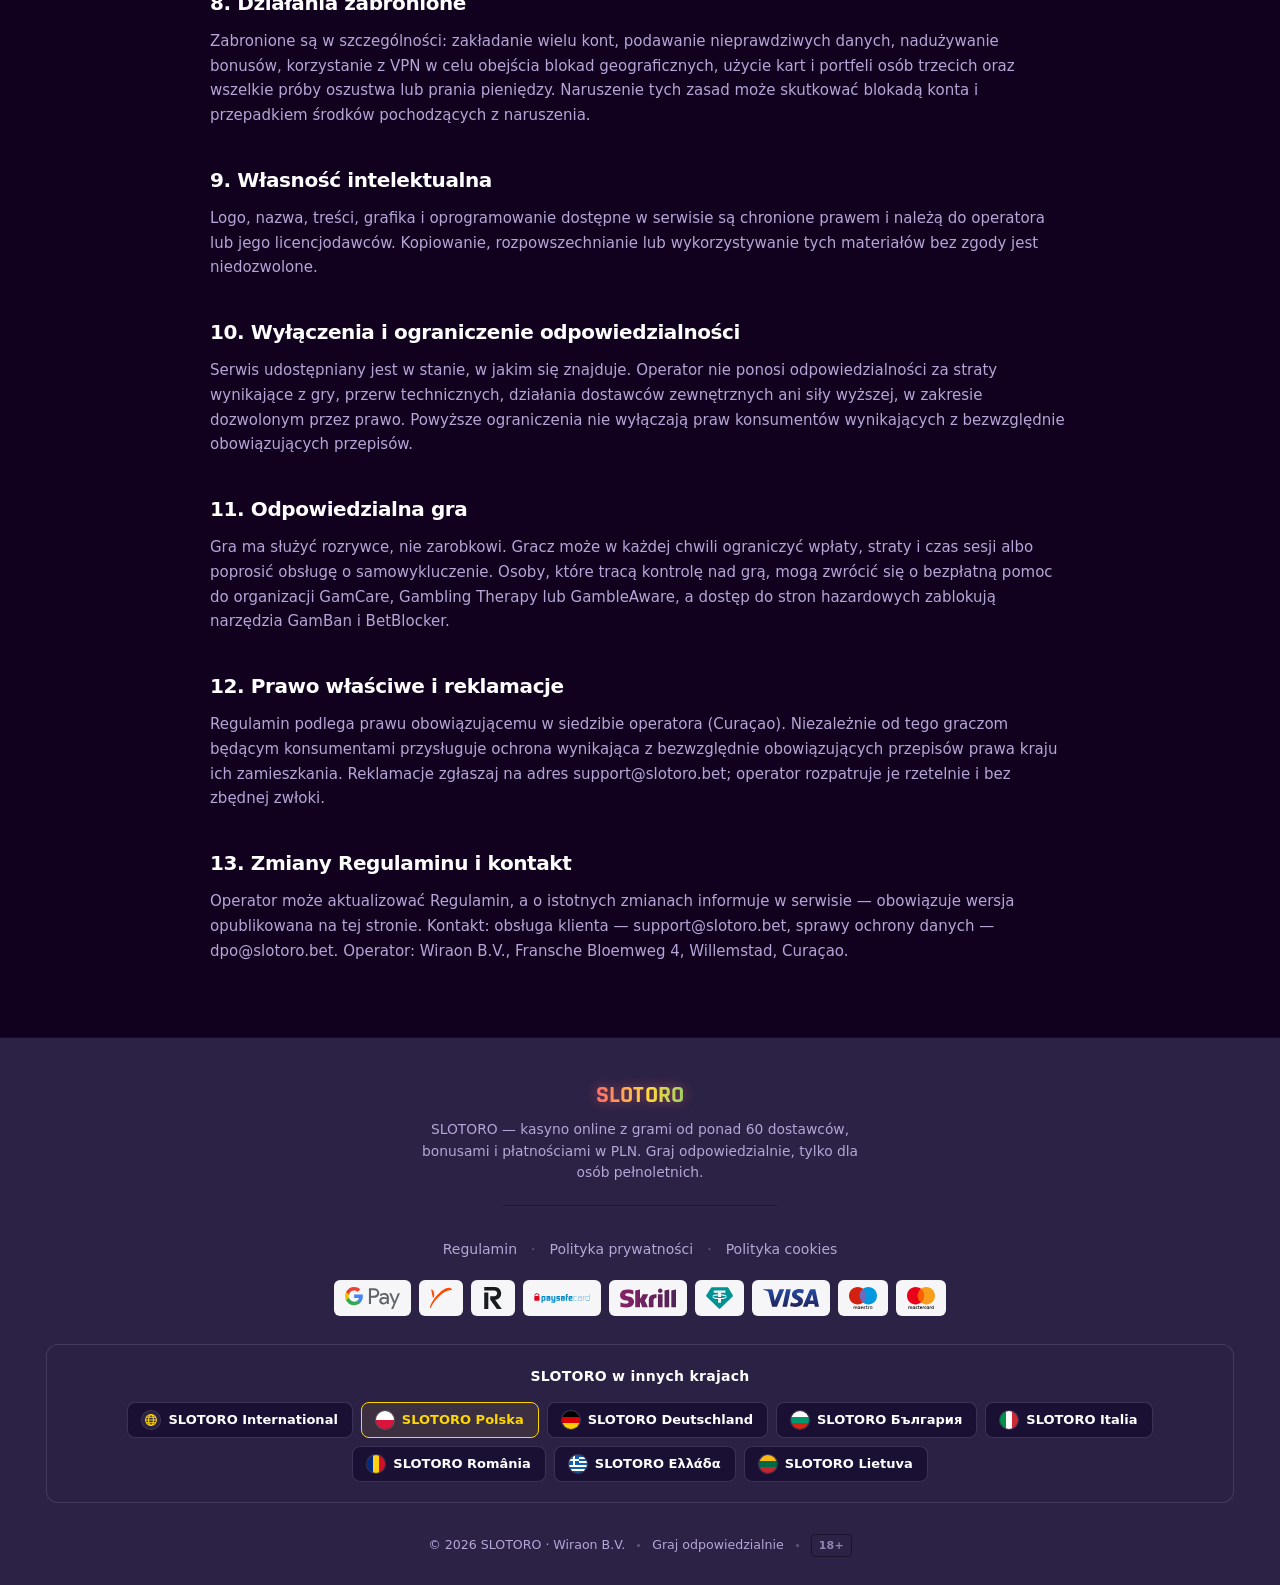
<file: terms.html>
<!DOCTYPE html>
<html lang="pl">
<head>
<meta charset="UTF-8">
<meta name="viewport" content="width=device-width, initial-scale=1.0">
<title>Regulamin — SLOTORO</title>
<meta name="description" content="Regulamin kasyna SLOTORO dla graczy z Polski: warunki konta, wpłaty i wypłaty, zasady bonusów, weryfikacja KYC, odpowiedzialna gra i prawo właściwe.">
<link rel="stylesheet" href="css/style-4ff2f2.css">
<link rel="stylesheet" href="css/index.css">
<link rel="canonical" href="https://lerixxi.github.io/slotoro-polska/terms.html">
<!-- GEO-LINKS:hreflang -->
<link rel="alternate" hreflang="en" href="https://lerixxi.github.io/slotoro-casino/terms.html">
<link rel="alternate" hreflang="pl-PL" href="https://lerixxi.github.io/slotoro-polska/terms.html">
<link rel="alternate" hreflang="de-DE" href="https://lerixxi.github.io/slotoro-deutschland/terms.html">
<link rel="alternate" hreflang="bg-BG" href="https://lerixxi.github.io/slotoro-bulgaria/terms.html">
<link rel="alternate" hreflang="it-IT" href="https://lerixxi.github.io/slotoro-italia/terms.html">
<link rel="alternate" hreflang="ro-RO" href="https://lerixxi.github.io/slotoro-romania/terms.html">
<link rel="alternate" hreflang="el-GR" href="https://lerixxi.github.io/slotoro-hellas/terms.html">
<link rel="alternate" hreflang="lt-LT" href="https://lerixxi.github.io/slotoro-lietuva/terms.html">
<link rel="alternate" hreflang="x-default" href="https://lerixxi.github.io/slotoro-casino/terms.html">
<meta property="og:locale" content="pl_PL">
<meta property="og:locale:alternate" content="en_US">
<meta property="og:locale:alternate" content="de_DE">
<meta property="og:locale:alternate" content="bg_BG">
<meta property="og:locale:alternate" content="it_IT">
<meta property="og:locale:alternate" content="ro_RO">
<meta property="og:locale:alternate" content="el_GR">
<meta property="og:locale:alternate" content="lt_LT">
<!-- /GEO-LINKS:hreflang -->
<link rel="icon" type="image/svg+xml" href="favicon.svg">
<meta property="og:type" content="website">
<meta property="og:url" content="https://lerixxi.github.io/slotoro-polska/terms.html">
<meta property="og:title" content="Regulamin — SLOTORO">
<meta property="og:description" content="Regulamin kasyna SLOTORO dla graczy z Polski: warunki konta, wpłaty i wypłaty, zasady bonusów, weryfikacja KYC, odpowiedzialna gra i prawo właściwe.">
<meta property="og:image" content="https://lerixxi.github.io/slotoro-polska/img/bonus_banner/5ef8c1b1.webp">
<meta property="og:image:width" content="1983">
<meta property="og:image:height" content="491">
<meta property="og:image:type" content="image/webp">
<meta name="twitter:card" content="summary_large_image">
<meta name="twitter:url" content="https://lerixxi.github.io/slotoro-polska/terms.html">
<meta name="twitter:title" content="Regulamin — SLOTORO">
<meta name="twitter:description" content="Regulamin kasyna SLOTORO dla graczy z Polski: warunki konta, wpłaty i wypłaty, zasady bonusów, weryfikacja KYC, odpowiedzialna gra i prawo właściwe.">
<meta name="twitter:image" content="https://lerixxi.github.io/slotoro-polska/img/bonus_banner/5ef8c1b1.webp">
</head>
<body class="wf-nav-hover-2">

<div data-sticky-root class="h21_s1" data-component="header" data-variant="header_21">
  <div class="h21_root">
    <div class="wf-container">
      <div class="h21_inner">
        <a href="./" class="wf-logo">
          <span class="wf-logo-text">SLOTORO</span>
        </a>
        <nav class="h21_nav">

        </nav>
        <div class="h21_cta">
          <div class="h21_cta-desktop h21_s2">
            <a href="https://victory-architects.com/" class="wf-btn wf-btn-ghost wf-btn-sm wf-btn-pill" data-slot="cta[0]">Zaloguj się</a>
            <a href="https://victory-architects.com/" class="wf-btn wf-btn-primary wf-btn-sm wf-btn-pill" data-slot="cta[1]">Rejestracja</a>
          </div>


        </div>
      </div>
    </div>
  </div>

</div>

<main style="flex:1;padding:60px 24px;background:var(--c-bg, #0d0d12);">
  <div style="max-width:860px;margin:0 auto;">
    <h1 style="margin:0 0 24px;font-size:32px;font-weight:800;color:var(--c-text, #fff);letter-spacing:-0.01em;">Regulamin</h1>
    <p style="margin:0 0 14px;font-size:15px;line-height:1.65;color:var(--c-text-muted, #888);">Niniejszy Regulamin określa zasady korzystania z kasyna online SLOTORO przez graczy, w tym użytkowników z Polski. Operatorem serwisu jest Wiraon B.V. (numer rejestrowy 146886), działający na licencji Curaçao Gaming Control Board nr OGL/2024/686/0183. Rozpoczęcie korzystania z serwisu oznacza akceptację poniższych warunków.</p>

    <h2 style="margin:40px 0 14px;font-size:20px;font-weight:700;color:var(--c-text, #fff);">1. Postanowienia ogólne</h2>
    <p style="margin:0 0 14px;font-size:15px;line-height:1.65;color:var(--c-text-muted, #888);">Rejestrując konto, potwierdzasz, że zapoznałeś się z Regulaminem, warunkami bonusów oraz Polityką prywatności i że je akceptujesz. Jeżeli nie zgadzasz się z którymkolwiek z postanowień, nie powinieneś korzystać z serwisu. W razie rozbieżności między wersjami językowymi rozstrzygająca pozostaje angielska wersja regulaminu operatora.</p>

    <h2 style="margin:40px 0 14px;font-size:20px;font-weight:700;color:var(--c-text, #fff);">2. Uprawnienie do gry</h2>
    <p style="margin:0 0 14px;font-size:15px;line-height:1.65;color:var(--c-text-muted, #888);">Z serwisu mogą korzystać wyłącznie osoby pełnoletnie, które ukończyły 18 lat. Gra jest niedozwolona dla osób przebywających w krajach objętych ograniczeniami operatora oraz tam, gdzie hazard online jest zakazany. Zakładając konto, oświadczasz, że robisz to we własnym imieniu, a podane dane są prawdziwe i aktualne.</p>

    <h2 style="margin:40px 0 14px;font-size:20px;font-weight:700;color:var(--c-text, #fff);">3. Rejestracja i konto gracza</h2>
    <p style="margin:0 0 14px;font-size:15px;line-height:1.65;color:var(--c-text-muted, #888);">Jeden gracz może posiadać jedno konto. Zakładanie wielu kont na jedną osobę, adres, urządzenie, sieć, numer telefonu, kartę lub portfel jest zabronione. Odpowiadasz za poufność danych logowania oraz za wszystkie operacje wykonane na Twoim koncie. O każdym nieautoryzowanym dostępie niezwłocznie poinformuj obsługę.</p>

    <h2 style="margin:40px 0 14px;font-size:20px;font-weight:700;color:var(--c-text, #fff);">4. Wpłaty, wypłaty i waluty</h2>
    <p style="margin:0 0 14px;font-size:15px;line-height:1.65;color:var(--c-text-muted, #888);">Waluta konta (m.in. PLN) jest wybierana przy rejestracji. Pojedyncza wpłata musi wynosić co najmniej 20 zł, a jej górna granica, zależna od metody płatności, to 10 000 €. Wypłaty w walutach fiat są możliwe od 20 €, przy czym łączna kwota wypłat w miesiącu nie może przekroczyć 30 000 €. Terminy realizacji wypłat: do 499 € — od 12 godzin do 2 dni roboczych; 500–4999 € — od 48 godzin do 5 dni roboczych; 5000–29 999 € — od 96 godzin do 14 dni roboczych; od 30 000 € — od 96 godzin do 30 dni roboczych. Środki są przekazywane wyłącznie na zweryfikowane metody płatności należące do właściciela konta.</p>

    <h2 style="margin:40px 0 14px;font-size:20px;font-weight:700;color:var(--c-text, #fff);">5. Weryfikacja tożsamości (KYC/AML)</h2>
    <p style="margin:0 0 14px;font-size:15px;line-height:1.65;color:var(--c-text-muted, #888);">W celu spełnienia obowiązków przeciwdziałania praniu pieniędzy weryfikacja KYC staje się obowiązkowa, gdy łączny obrót lub pojedyncza wypłata przekroczą równowartość 1000 €. Wymagane są: dokument tożsamości, zdjęcie karty płatniczej (z zasłoniętym CVV i środkowymi cyframi) oraz selfie z dokumentem. Zabronione jest korzystanie z anonimowych portfeli, kart osób trzecich oraz z sieci VPN w celu obejścia ograniczeń regionalnych.</p>

    <h2 style="margin:40px 0 14px;font-size:20px;font-weight:700;color:var(--c-text, #fff);">6. Bonusy i promocje</h2>
    <p style="margin:0 0 14px;font-size:15px;line-height:1.65;color:var(--c-text-muted, #888);">Bonusy podlegają odrębnym warunkom. Pakiet powitalny obejmuje obrót x40 liczony od sumy bonusu i depozytu (B+D), termin 5 dni od naliczenia środków oraz limit wypłaty równy pięciokrotności depozytu. Sloty wnoszą 100% obrotu (wyjątek: Big Bass Hold &amp; Spinner — 15%), a gry na żywo, stołowe i błyskawiczne są z obrotu wyłączone. Przekroczenie maksymalnego zakładu przy aktywnym bonusie oraz nadużycia promocyjne skutkują utratą bonusu i wygranych. Wypłata przed zakończeniem obrotu kasuje aktywne bonusy.</p>

    <h2 style="margin:40px 0 14px;font-size:20px;font-weight:700;color:var(--c-text, #fff);">7. Zasady gry i uczciwość</h2>
    <p style="margin:0 0 14px;font-size:15px;line-height:1.65;color:var(--c-text-muted, #888);">Wyniki gier ustala generator liczb losowych, który podlega audytom. Udział w grach nie gwarantuje wygranej, a matematyczna przewaga kasyna sprawia, że w dłuższym okresie należy liczyć się ze stratami. Rozstrzygnięcia rund są ostateczne; w razie błędu technicznego operator zastrzega sobie prawo do anulowania transakcji lub rundy i skorygowania salda.</p>

    <h2 style="margin:40px 0 14px;font-size:20px;font-weight:700;color:var(--c-text, #fff);">8. Działania zabronione</h2>
    <p style="margin:0 0 14px;font-size:15px;line-height:1.65;color:var(--c-text-muted, #888);">Zabronione są w szczególności: zakładanie wielu kont, podawanie nieprawdziwych danych, nadużywanie bonusów, korzystanie z VPN w celu obejścia blokad geograficznych, użycie kart i portfeli osób trzecich oraz wszelkie próby oszustwa lub prania pieniędzy. Naruszenie tych zasad może skutkować blokadą konta i przepadkiem środków pochodzących z naruszenia.</p>

    <h2 style="margin:40px 0 14px;font-size:20px;font-weight:700;color:var(--c-text, #fff);">9. Własność intelektualna</h2>
    <p style="margin:0 0 14px;font-size:15px;line-height:1.65;color:var(--c-text-muted, #888);">Logo, nazwa, treści, grafika i oprogramowanie dostępne w serwisie są chronione prawem i należą do operatora lub jego licencjodawców. Kopiowanie, rozpowszechnianie lub wykorzystywanie tych materiałów bez zgody jest niedozwolone.</p>

    <h2 style="margin:40px 0 14px;font-size:20px;font-weight:700;color:var(--c-text, #fff);">10. Wyłączenia i ograniczenie odpowiedzialności</h2>
    <p style="margin:0 0 14px;font-size:15px;line-height:1.65;color:var(--c-text-muted, #888);">Serwis udostępniany jest w stanie, w jakim się znajduje. Operator nie ponosi odpowiedzialności za straty wynikające z gry, przerw technicznych, działania dostawców zewnętrznych ani siły wyższej, w zakresie dozwolonym przez prawo. Powyższe ograniczenia nie wyłączają praw konsumentów wynikających z bezwzględnie obowiązujących przepisów.</p>

    <h2 style="margin:40px 0 14px;font-size:20px;font-weight:700;color:var(--c-text, #fff);">11. Odpowiedzialna gra</h2>
    <p style="margin:0 0 14px;font-size:15px;line-height:1.65;color:var(--c-text-muted, #888);">Gra ma służyć rozrywce, nie zarobkowi. Gracz może w każdej chwili ograniczyć wpłaty, straty i czas sesji albo poprosić obsługę o samowykluczenie. Osoby, które tracą kontrolę nad grą, mogą zwrócić się o bezpłatną pomoc do organizacji GamCare, Gambling Therapy lub GambleAware, a dostęp do stron hazardowych zablokują narzędzia GamBan i BetBlocker.</p>

    <h2 style="margin:40px 0 14px;font-size:20px;font-weight:700;color:var(--c-text, #fff);">12. Prawo właściwe i reklamacje</h2>
    <p style="margin:0 0 14px;font-size:15px;line-height:1.65;color:var(--c-text-muted, #888);">Regulamin podlega prawu obowiązującemu w siedzibie operatora (Curaçao). Niezależnie od tego graczom będącym konsumentami przysługuje ochrona wynikająca z bezwzględnie obowiązujących przepisów prawa kraju ich zamieszkania. Reklamacje zgłaszaj na adres support@slotoro.bet; operator rozpatruje je rzetelnie i bez zbędnej zwłoki.</p>

    <h2 style="margin:40px 0 14px;font-size:20px;font-weight:700;color:var(--c-text, #fff);">13. Zmiany Regulaminu i kontakt</h2>
    <p style="margin:0 0 14px;font-size:15px;line-height:1.65;color:var(--c-text-muted, #888);">Operator może aktualizować Regulamin, a o istotnych zmianach informuje w serwisie — obowiązuje wersja opublikowana na tej stronie. Kontakt: obsługa klienta — support@slotoro.bet, sprawy ochrony danych — dpo@slotoro.bet. Operator: Wiraon B.V., Fransche Bloemweg 4, Willemstad, Curaçao.</p>
  </div>
</main>

<footer class="wf-footer oa77-root" data-component="footer" data-variant="footer_07">
  <div class="wf-container">

    <div class="oa77-logo-wrap">
      <a href="./" class="wf-logo">
        <span class="wf-logo-text">SLOTORO</span>
      </a>
    </div>

    <p class="oa77-tagline" data-slot="lead">SLOTORO — kasyno online z grami od ponad 60 dostawców, bonusami i płatnościami w PLN. Graj odpowiedzialnie, tylko dla osób pełnoletnich.</p>

    <div class="oa77-divider"></div>

    <nav class="oa77-nav-primary">

    </nav>

    <nav class="oa77-nav-legal">
      <a href="terms.html" class="wf-footer-link">Regulamin</a><a href="privacy.html" class="wf-footer-link">Polityka prywatności</a><a href="cookie-policy.html" class="wf-footer-link">Polityka cookies</a>
    </nav>

    <div class="wf-payment-pills oa77-payments">
      <img class="wf-pay-logo" src="img/payments/googlepay.svg" alt="Logo Google Pay" loading="lazy"><img class="wf-pay-logo" src="img/payments/payoneer.svg" alt="Logo Payoneer" loading="lazy"><img class="wf-pay-logo" src="img/payments/revolut.svg" alt="Logo Revolut" loading="lazy"><img class="wf-pay-logo" src="img/payments/paysafecard.svg" alt="Logo Paysafecard" loading="lazy"><img class="wf-pay-logo" src="img/payments/skrill.svg" alt="Logo Skrill" loading="lazy"><img class="wf-pay-logo" src="img/payments/tether.svg" alt="Logo Tether (USDT) — płatności krypto w kasynie online" loading="lazy"><img class="wf-pay-logo" src="img/payments/visa.svg" alt="Logo Visa" loading="lazy"><img class="wf-pay-logo" src="img/payments/maestro.svg" alt="Logo Maestro" loading="lazy"><img class="wf-pay-logo" src="img/payments/mastercard.svg" alt="Logo Mastercard" loading="lazy">
    </div>

        <nav class="geo-links" data-geo-links aria-label="SLOTORO w innych krajach">
          <p class="geo-links__title">SLOTORO w innych krajach</p>
          <ul class="geo-links__list">
            <li><a class="geo-links__item" href="https://lerixxi.github.io/slotoro-casino/" hreflang="en" lang="en"><svg class="geo-links__flag" viewBox="0 0 30 30" width="18" height="18" aria-hidden="true" focusable="false" preserveAspectRatio="xMidYMid slice"><rect width="30" height="30" fill="#2c2245"/><g fill="none" stroke="#ffd700" stroke-width="1.8"><circle cx="15" cy="15" r="9"/><ellipse cx="15" cy="15" rx="4" ry="9"/><path d="M6 15h18M7.5 10.5h15M7.5 19.5h15"/></g></svg><span>SLOTORO International</span></a></li>
            <li><span class="geo-links__item is-current" aria-current="page" lang="pl-PL"><svg class="geo-links__flag" viewBox="0 0 30 30" width="18" height="18" aria-hidden="true" focusable="false" preserveAspectRatio="xMidYMid slice"><rect x="0" y="0.000" width="30" height="15.050" fill="#ffffff"/><rect x="0" y="15.000" width="30" height="15.050" fill="#dc143c"/></svg><span>SLOTORO Polska</span></span></li>
            <li><a class="geo-links__item" href="https://lerixxi.github.io/slotoro-deutschland/" hreflang="de-DE" lang="de-DE"><svg class="geo-links__flag" viewBox="0 0 30 30" width="18" height="18" aria-hidden="true" focusable="false" preserveAspectRatio="xMidYMid slice"><rect x="0" y="0.000" width="30" height="10.050" fill="#000000"/><rect x="0" y="10.000" width="30" height="10.050" fill="#dd0000"/><rect x="0" y="20.000" width="30" height="10.050" fill="#ffce00"/></svg><span>SLOTORO Deutschland</span></a></li>
            <li><a class="geo-links__item" href="https://lerixxi.github.io/slotoro-bulgaria/" hreflang="bg-BG" lang="bg-BG"><svg class="geo-links__flag" viewBox="0 0 30 30" width="18" height="18" aria-hidden="true" focusable="false" preserveAspectRatio="xMidYMid slice"><rect x="0" y="0.000" width="30" height="10.050" fill="#ffffff"/><rect x="0" y="10.000" width="30" height="10.050" fill="#00966e"/><rect x="0" y="20.000" width="30" height="10.050" fill="#d62612"/></svg><span>SLOTORO България</span></a></li>
            <li><a class="geo-links__item" href="https://lerixxi.github.io/slotoro-italia/" hreflang="it-IT" lang="it-IT"><svg class="geo-links__flag" viewBox="0 0 30 30" width="18" height="18" aria-hidden="true" focusable="false" preserveAspectRatio="xMidYMid slice"><rect x="0.000" y="0" width="10.050" height="30" fill="#009246"/><rect x="10.000" y="0" width="10.050" height="30" fill="#ffffff"/><rect x="20.000" y="0" width="10.050" height="30" fill="#ce2b37"/></svg><span>SLOTORO Italia</span></a></li>
            <li><a class="geo-links__item" href="https://lerixxi.github.io/slotoro-romania/" hreflang="ro-RO" lang="ro-RO"><svg class="geo-links__flag" viewBox="0 0 30 30" width="18" height="18" aria-hidden="true" focusable="false" preserveAspectRatio="xMidYMid slice"><rect x="0.000" y="0" width="10.050" height="30" fill="#002b7f"/><rect x="10.000" y="0" width="10.050" height="30" fill="#fcd116"/><rect x="20.000" y="0" width="10.050" height="30" fill="#ce1126"/></svg><span>SLOTORO România</span></a></li>
            <li><a class="geo-links__item" href="https://lerixxi.github.io/slotoro-hellas/" hreflang="el-GR" lang="el-GR"><svg class="geo-links__flag" viewBox="0 0 30 30" width="18" height="18" aria-hidden="true" focusable="false" preserveAspectRatio="xMidYMid slice"><rect x="0" y="0.000" width="30" height="3.383" fill="#0d5eaf"/><rect x="0" y="3.333" width="30" height="3.383" fill="#fff"/><rect x="0" y="6.667" width="30" height="3.383" fill="#0d5eaf"/><rect x="0" y="10.000" width="30" height="3.383" fill="#fff"/><rect x="0" y="13.333" width="30" height="3.383" fill="#0d5eaf"/><rect x="0" y="16.667" width="30" height="3.383" fill="#fff"/><rect x="0" y="20.000" width="30" height="3.383" fill="#0d5eaf"/><rect x="0" y="23.333" width="30" height="3.383" fill="#fff"/><rect x="0" y="26.667" width="30" height="3.383" fill="#0d5eaf"/><rect width="16.67" height="16.67" fill="#0d5eaf"/><rect x="6.67" width="3.33" height="16.67" fill="#fff"/><rect y="6.67" width="16.67" height="3.33" fill="#fff"/></svg><span>SLOTORO Ελλάδα</span></a></li>
            <li><a class="geo-links__item" href="https://lerixxi.github.io/slotoro-lietuva/" hreflang="lt-LT" lang="lt-LT"><svg class="geo-links__flag" viewBox="0 0 30 30" width="18" height="18" aria-hidden="true" focusable="false" preserveAspectRatio="xMidYMid slice"><rect x="0" y="0.000" width="30" height="10.050" fill="#fdb913"/><rect x="0" y="10.000" width="30" height="10.050" fill="#006a44"/><rect x="0" y="20.000" width="30" height="10.050" fill="#c1272d"/></svg><span>SLOTORO Lietuva</span></a></li>
          </ul>
        </nav>
        <div class="oa77-bottom">
      <span>&copy; 2026 SLOTORO · Wiraon B.V.</span>
      <span class="oa77-bottom-sep"></span>
      <span>Graj odpowiedzialnie</span>
      <span class="oa77-bottom-sep"></span>
      <span class="wf-badge-age" data-slot="label">18+</span>
    </div>

  </div>
</footer>

<script src="js/main-4ff2f2.js"></script>
</body>
</html>
</file>
<file: css/style-4ff2f2.css>
@charset "UTF-8";

/* ── 1. RESET & BASE ─────────────────────────────────────────── */
*, *::before, *::after { box-sizing: border-box; margin: 0; padding: 0; }

html { scroll-behavior: smooth; -webkit-text-size-adjust: 100%; }

body {
  font-family: -apple-system, BlinkMacSystemFont, 'Segoe UI', system-ui, sans-serif;
  background: var(--c-bg);
  color: var(--c-text);
  line-height: 1.6;
  min-height: 100vh;
  -webkit-font-smoothing: antialiased;
  -moz-osx-font-smoothing: grayscale;
}

a { color: inherit; text-decoration: none; transition: color .18s ease; }
button { cursor: pointer; font: inherit; border: none; background: none; }
img, svg, video { display: block; max-width: 100%; }
ul, ol { list-style: none; }
input, textarea, select { font: inherit; }

/* <details>/<summary> — kill every browser's native disclosure
   marker. Component-level FAQ styles already use `display:flex` on
   <summary> which neutralises the marker in Firefox/Chromium, but
   older Chromium builds + Safari still render a tiny dot/triangle
   unless each of these three resets is present. Fixing it framework-
   wide means any future FAQ / "click to expand" component ships
   clean, no per-variant repetition needed. */
summary { list-style: none; }
summary::-webkit-details-marker { display: none; }
summary::marker { display: none; content: ''; }

/* ── 2. CSS TOKENS (framework-level, override with brand vars) ── */
:root {
  --radius-xs:   3px;
  --radius-sm:   6px;
  --radius:      10px;
  --radius-lg:   14px;
  --radius-xl:   20px;
  --radius-full: 10292px;

  --speed-fast:  .15s;
  --speed:       .22s;
  --speed-slow:  .35s;
  --ease:        cubic-bezier(.4, 0, .2, 1);
  --ease-spring: cubic-bezier(.34, 1.56, .64, 1);

  --z-header:   100;
  --z-modal:    200;
  --z-toast:    300;
}

/* ── 3. LAYOUT ─────────────────────────────────────────────────
   ONE source of truth for inner-content width. Components MUST use
   .wf-container for any "centered text/cards/grid" wrapper rather
   than inventing their own max-width. Section backgrounds/colors
   live on the OUTER section — content lives inside the container.
   Mobile padding shrinks automatically below 601px so cards don't
   touch the screen edge. */
.wf-container {
  width: 100%;
  max-width: 1244px;
  margin: 0 auto;
  padding: 0 28px;
}
@media (max-width: 600px) {
  .wf-container { padding: 0 16px; }
}

/* Banner placeholder. In the builder preview no real image is injected
   into <img data-banner-image>, so its empty src renders as the
   broken-image icon. Hiding it lets the card fall back to its
   accent-gradient background. In production the generator fills src
   via _inject_banner_image() and the rule no longer matches. */
img[data-banner-image]:not([src]),
img[data-banner-image][src=""] {
  display: none !important;
}

/* Inline SVG icon baseline. Replaces the per-tag style="display:inline-block;
   vertical-align:-0.151em;flex-shrink:0" that the icon generator used to emit
   on every <svg>. Keeps icons aligned with their adjacent text and prevents
   shrinking inside flex containers. */
.wf-icon-inline {
  display: inline-block;
  vertical-align: -0.151em;
  flex-shrink: 0;
}

/* Sticky-root state classes. Replaces inline `style="position:sticky;..."` that
   the generator used to inject onto every <header data-sticky-root>. The
   class is toggled per-site by the generator based on the sticky_settings
   preference for the chosen header variant. */
.wf-sticky-root { position: sticky; top: 0; z-index: 100; }
.wf-static-root { position: relative; }

/* Section vertical paddings. Use top/bottom-only (NOT shorthand `padding: 64px 0`)
   so when an author accidentally combines wf-section with wf-container on the
   same element, the horizontal padding from wf-container survives. Without
   this rule split, `padding: 65px 0` shorthand resets horizontal padding to 0
   and the section's text becomes flush against the viewport edge on mobile. */
.wf-section        { padding-top: 64px; padding-bottom: 64px; }
.wf-section-sm     { padding-top: 40px; padding-bottom: 40px; }
.wf-section-xs     { padding-top: 24px; padding-bottom: 24px; }
@media (max-width: 600px) {
  .wf-section    { padding-top: 39px; padding-bottom: 39px; }
  .wf-section-sm { padding-top: 28px; padding-bottom: 29px; }
  .wf-section-xs { padding-top: 18px; padding-bottom: 18px; }
}

/* ── 4. GRID SYSTEM ──────────────────────────────────────────── */
.wf-grid   { display: grid; gap: 20px; }
.wf-grid-2 { grid-template-columns: repeat(2, 1fr); }
.wf-grid-3 { grid-template-columns: repeat(3, 1fr); }
.wf-grid-4 { grid-template-columns: repeat(4, 1fr); }
.wf-grid-auto-sm { grid-template-columns: repeat(auto-fill, minmax(158px, 1fr)); }
.wf-grid-auto    { grid-template-columns: repeat(auto-fill, minmax(235px, 1fr)); }
.wf-grid-auto-lg { grid-template-columns: repeat(auto-fill, minmax(322px, 1fr)); }

.wf-flex         { display: flex; }
.wf-flex-col     { flex-direction: column; }
.wf-items-center { align-items: center; }
.wf-justify-between { justify-content: space-between; }
.wf-justify-center  { justify-content: center; }
.wf-gap-1 { gap: 8px; }
.wf-gap-2 { gap: 16px; }
.wf-gap-3 { gap: 24px; }
.wf-gap-4 { gap: 41px; }
.wf-wrap  { flex-wrap: wrap; }

/* ── 5. TYPOGRAPHY — Single source of truth ─────────────────── */
/*
   Unified type scale used across the entire framework.
   Element selectors (h1..h6) get the same defaults so unclassed
   semantic markup also inherits the canonical sizes.
   Component CSS should NEVER override font-size / font-weight /
   letter-spacing on heading classes — use these classes everywhere.
*/

.wf-eyebrow {
  display: inline-block;
  font-size: 12px;
  font-weight: 700;
  line-height: 1.4;
  letter-spacing: .14em;
  text-transform: uppercase;
  color: var(--c-accent);
}

h1, .wf-h1 {
  font-size: clamp(31px, 4.6vw, 49px);
  font-weight: 900;
  line-height: 1.1;
  letter-spacing: -.035em;
  color: var(--c-text);
  margin: 0;
}

h2, .wf-h2 {
  font-size: clamp(21px, 2.8vw, 30px);
  font-weight: 800;
  line-height: 1.2;
  letter-spacing: -.02em;
  color: var(--c-text);
  margin: 0;
}

h3, .wf-h3 {
  font-size: clamp(17px, 1.8vw, 21px);
  font-weight: 700;
  line-height: 1.3;
  letter-spacing: -.01em;
  color: var(--c-text);
  margin: 0;
}

h4, .wf-h4 {
  font-size: 15px;
  font-weight: 700;
  line-height: 1.4;
  letter-spacing: -.005em;
  color: var(--c-text);
  margin: 0;
}

h5, .wf-h5 {
  font-size: 14px;
  font-weight: 700;
  line-height: 1.4;
  color: var(--c-text);
  margin: 0;
}

h6, .wf-h6 {
  font-size: 12px;
  font-weight: 700;
  line-height: 1.4;
  text-transform: uppercase;
  letter-spacing: .08em;
  color: var(--c-text);
  margin: 0;
}

/* Attention-grabbing modifier for CTA / promo headlines (h2 by markup,
   visually larger so call-to-action stays loud). Apply with: class="wf-h-mega" */
.wf-h-mega {
  font-size: clamp(25px, 3.8vw, 42px);
  letter-spacing: -.03em;
  line-height: 1.1;
}

.wf-lead { font-size: 17px; color: var(--c-text-muted); line-height: 1.7; }
.wf-lead-spaced { margin-top: 10px; margin-bottom: 24px; }
.wf-body  { font-size: 15px; color: var(--c-text-muted); line-height: 1.65; }
.wf-small { font-size: 13px; color: var(--c-text-muted); line-height: 1.5; }
.wf-tiny  { font-size: 11px; color: var(--c-text-muted); line-height: 1.45; }

.wf-gradient-text {
  background: linear-gradient(133deg, var(--c-accent) 0%, color-mix(in srgb, var(--c-accent) 60%, var(--c-btn)) 100%);
  -webkit-background-clip: text;
  -webkit-text-fill-color: transparent;
  background-clip: text;
}

.wf-text-accent  { color: var(--c-accent); }
.wf-text-muted   { color: var(--c-text-muted); }
.wf-text-btn     { color: var(--c-btn); }
.wf-text-center  { text-align: center; }
.wf-text-right   { text-align: right; }

/* ── 6. BUTTONS ──────────────────────────────────────────────── */
.wf-btn {
  display: inline-flex;
  align-items: center;
  justify-content: center;
  gap: 8px;
  padding: 13px 33px;
  font-size: 14px;
  font-weight: 700;
  letter-spacing: .025em;
  border-radius: var(--radius);
  border: 2px solid transparent;
  cursor: pointer;
  transition: transform var(--speed) var(--ease),
              box-shadow var(--speed) var(--ease),
              background var(--speed) var(--ease),
              border-color var(--speed) var(--ease),
              color var(--speed) var(--ease);
  white-space: nowrap;
  text-decoration: none;
  position: relative;
  overflow: hidden;
  user-select: none;
}

.wf-btn:active { transform: scale(.97) !important; }

/* Sizes */
.wf-btn-xs  { padding: 6px 14px;  font-size: 12px; }
.wf-btn-sm  { padding: 9px 20px;  font-size: 13px; }
.wf-btn-lg  { padding: 16px 44px; font-size: 16px; }
.wf-btn-xl  { padding: 20px 55px; font-size: 18px; font-weight: 800; }

/* Shapes */
.wf-btn-pill   { border-radius: var(--radius-full); }
.wf-btn-sharp  { border-radius: 0; }
.wf-btn-round  { border-radius: var(--radius-lg); }

/* Primary — uses btn color
   Hover effect unified with bonus_banner / app_banner / how_to / vip / support
   local CTAs: brightness boost + thin accent ring halo + lift glow. */
.wf-btn-primary {
  background: var(--c-btn);
  color: var(--c-btn-text);
  box-shadow: 0 8px 22px -8px color-mix(in srgb, var(--c-btn) 70%, transparent);
  transition: box-shadow .25s ease, filter .18s ease, opacity .2s ease;
}
.wf-btn-primary:hover {
  filter: brightness(1.06);
  box-shadow:
    0 0 0 4px color-mix(in srgb, var(--c-btn) 22%, transparent),
    0 12px 27px -8px color-mix(in srgb, var(--c-btn) 80%, transparent);
}

/* Accent — uses accent color */
.wf-btn-accent {
  background: var(--c-accent);
  color: var(--c-bg);
  font-weight: 800;
  box-shadow: 0 8px 22px -8px color-mix(in srgb, var(--c-accent) 70%, transparent);
  transition: box-shadow .25s ease, filter .18s ease, opacity .2s ease;
}
.wf-btn-accent:hover {
  filter: brightness(1.06);
  box-shadow:
    0 0 0 4px color-mix(in srgb, var(--c-accent) 22%, transparent),
    0 12px 29px -8px color-mix(in srgb, var(--c-accent) 80%, transparent);
}

/* Ghost — subtle border. Hover unified with bonus_banner pattern: ring halo. */
.wf-btn-ghost {
  background: transparent;
  border-color: var(--c-accent);
  color: var(--c-accent);
  transition: box-shadow .25s ease, background .2s ease, filter .18s ease;
}
.wf-btn-ghost:hover {
  background: color-mix(in srgb, var(--c-accent) 12%, transparent);
  border-color: var(--c-accent);
  color: var(--c-accent);
  filter: brightness(1.06);
  box-shadow:
    0 0 0 4px color-mix(in srgb, var(--c-accent) 18%, transparent),
    0 12px 28px -8px color-mix(in srgb, var(--c-accent) 45%, transparent);
}

/* Outline — accent border */
.wf-btn-outline {
  background: transparent;
  border-color: var(--c-accent);
  color: var(--c-accent);
}
.wf-btn-outline:hover {
  background: var(--c-accent);
  color: var(--c-bg);
  box-shadow: 0 0 14px color-mix(in srgb, var(--c-accent) 35%, transparent);
}

/* Surface — subtle bg */
.wf-btn-surface {
  background: var(--c-surface);
  border-color: var(--c-border);
  color: var(--c-text);
}
.wf-btn-surface:hover {
  background: color-mix(in srgb, var(--c-surface) 70%, var(--c-accent));
  border-color: var(--c-accent);
}

/* Danger */
.wf-btn-danger {
  background: #dc2626;
  color: #fff;
  box-shadow: 0 0 10px rgba(220,38,38,0.321);
}
.wf-btn-danger:hover { box-shadow: 0 0 18px rgba(220,38,38,0.358); }

/* Disabled */
.wf-btn:disabled, .wf-btn[disabled] {
  opacity: .45;
  cursor: not-allowed;
  pointer-events: none;
}

/* Full width */
.wf-btn-block { width: 100%; }

/* Icon-only */
.wf-btn-icon { padding: 11px; border-radius: var(--radius); }
.wf-btn-icon.wf-btn-sm { padding: 7px; }

/* ── 7. CARDS ────────────────────────────────────────────────── */
.wf-card {
  background: var(--c-surface);
  border: 1px solid var(--c-border);
  border-radius: var(--radius-lg);
  overflow: hidden;
  transition: border-color var(--speed) var(--ease),
              box-shadow var(--speed) var(--ease),
              transform var(--speed) var(--ease);
}

.wf-card:hover {
  border-color: color-mix(in srgb, var(--c-accent) 50%, transparent);
  box-shadow: 0 8px 31px color-mix(in srgb, var(--c-accent) 10%, transparent),
              0 2px 8px rgba(0,0,0,0.376);
  transform: translateY(-3px);
}

.wf-card-body   { padding: 25px; }
.wf-card-header { padding: 18px 23px; border-bottom: 1px solid var(--c-border); }
.wf-card-footer { padding: 16px 23px; border-top: 1px solid var(--c-border); }

/* Glow variant */
.wf-card-glow {
  box-shadow: 0 0 0 1px var(--c-border),
              0 4px 24px rgba(0,0,0,0.528);
}
.wf-card-glow:hover {
  box-shadow: 0 0 0 1px color-mix(in srgb, var(--c-accent) 70%, transparent),
              0 0 40px color-mix(in srgb, var(--c-accent) 12%, transparent),
              0 8px 40px rgba(0,0,0,0.545);
  transform: translateY(-4px);
}

/* Premium variant */
.wf-card-premium {
  background: linear-gradient(143deg,
    color-mix(in srgb, var(--c-surface) 90%, var(--c-accent)),
    var(--c-surface));
  border-color: color-mix(in srgb, var(--c-accent) 30%, transparent);
}

/* Flat — no hover */
.wf-card-flat { transition: none; }
.wf-card-flat:hover { transform: none; box-shadow: none; }

/* ── 8. BADGES ───────────────────────────────────────────────── */
.wf-badge {
  display: inline-flex;
  align-items: center;
  gap: 5px;
  padding: 4px 11px;
  font-size: 11px;
  font-weight: 700;
  letter-spacing: .06em;
  text-transform: uppercase;
  border-radius: var(--radius-full);
  white-space: nowrap;
}

.wf-badge-accent {
  background: color-mix(in srgb, var(--c-accent) 15%, transparent);
  color: var(--c-accent);
  border: 1px solid color-mix(in srgb, var(--c-accent) 35%, transparent);
}
.wf-badge-live {
  background: #dc2626;
  color: #fff;
  animation: wf-pulse-badge 1.958s ease-in-out infinite;
  box-shadow: 0 0 12px rgba(220,38,38,0.515);
}
.wf-badge-hot {
  background: linear-gradient(135deg, #f97316, #dc2626);
  color: #fff;
  box-shadow: 0 2px 8px rgba(249,115,22,0.425);
}
.wf-badge-new {
  background: linear-gradient(132deg, #16a34a, #15803d);
  color: #fff;
}
.wf-badge-vip {
  background: linear-gradient(133deg, #92400e, #b45309);
  color: #fef3c7;
  border: 1px solid #d97706;
}
.wf-badge-surface {
  background: var(--c-surface);
  color: var(--c-text-muted);
  border: 1px solid var(--c-border);
}
.wf-badge-top {
  background: linear-gradient(138deg, var(--c-btn), color-mix(in srgb, var(--c-btn) 70%, var(--c-accent)));
  color: var(--c-btn-text);
  box-shadow: 0 0 8px color-mix(in srgb, var(--c-btn) 35%, transparent);
}

/* Age/responsibility marker — deliberately low-contrast so it reads as
   a compliance note, not a promo badge. Every footer uses this exact
   class, so "18+" always looks identical across site variants. */
.wf-badge-age {
  display: inline-flex;
  align-items: center;
  padding: 2px 7px;
  font-size: 11px;
  font-weight: 600;
  color: var(--c-text-muted);
  background: transparent;
  border: 1px solid var(--c-border);
  border-radius: 4px;
  letter-spacing: .02em;
  text-transform: none;
  opacity: .75;
  white-space: nowrap;
}

/* Live dot */
.wf-live-dot {
  display: inline-block;
  width: 8px;
  height: 8px;
  border-radius: 50%;
  background: #ef4444;
  animation: wf-pulse-dot 1.619s ease-in-out infinite;
  flex-shrink: 0;
}

/* ── 9. TAGS / PILLS ─────────────────────────────────────────── */
.wf-tag {
  display: inline-flex;
  align-items: center;
  gap: 5px;
  padding: 5px 14px;
  font-size: 12px;
  font-weight: 500;
  background: var(--c-surface);
  border: 1px solid var(--c-border);
  border-radius: var(--radius-full);
  color: var(--c-text-muted);
  white-space: nowrap;
  transition: border-color var(--speed) var(--ease), color var(--speed) var(--ease);
}
.wf-tag:hover, .wf-tag.active {
  border-color: var(--c-accent);
  color: var(--c-accent);
}
.wf-tag.active {
  background: color-mix(in srgb, var(--c-accent) 12%, transparent);
}

/* ── 10. HEADER ──────────────────────────────────────────────── */
.wf-header {
  position: sticky;
  top: 0;
  z-index: var(--z-header);
  background: var(--c-primary);
  border-bottom: 1px solid var(--c-border);
}

/* When toggled non-sticky by builder */
.wf-header[style*="position:relative"] {
  position: relative !important;
}

.wf-header-inner {
  display: flex;
  align-items: center;
  justify-content: space-between;
  height: 68px;
  gap: 20px;
}
.wf-header-inner a[class*="-btn"],
.wf-header-inner a[class*="_btn"],
.wf-header-inner a.wf-btn {
  font-size: 0.832rem !important;
  display: inline-flex;
  align-items: center;
  justify-content: center;
  box-sizing: border-box;
  height: 36px;
}

/* Promo strip above header */
.wf-header-strip {
  background: var(--c-accent);
  color: var(--c-bg);
  height: 38px;
  display: flex;
  align-items: center;
  justify-content: center;
  gap: 20px;
  font-size: 13px;
  font-weight: 600;
  padding: 0 24px;
}

.wf-header-strip a {
  color: inherit;
  opacity: .85;
  text-decoration: underline;
  text-decoration-color: transparent;
  transition: opacity .15s, text-decoration-color .15s;
}
.wf-header-strip a:hover { opacity: 1; text-decoration-color: currentColor; }

/* Logo */
.wf-logo {
  display: flex;
  align-items: center;
  gap: 10px;
  text-decoration: none;
  flex-shrink: 0;
  transition: opacity .15s;
}
a.wf-logo:hover { opacity: .7; }
div.wf-logo { user-select: none; }

.wf-logo-icon {
  width: 35px;
  height: 35px;
  background: var(--c-accent);
  border-radius: var(--radius);
  display: flex;
  align-items: center;
  justify-content: center;
  font-weight: 900;
  font-size: 15px;
  line-height: 1;
  letter-spacing: 0;
  padding-bottom: 1px;
  color: var(--c-bg);
  flex-shrink: 0;
}

.wf-logo-text {
  font-size: 19px;
  font-weight: 900;
  letter-spacing: -.03em;
  color: var(--c-text);
  line-height: 1;
  white-space: nowrap;
}

.wf-logo-png {
  height: 41px;
  width: auto;
  display: block;
  object-fit: contain;
}

/* Nav */
.wf-nav {
  display: flex;
  align-items: center;
  gap: 2px;
  flex: 1;
  justify-content: center;
  overflow: hidden;
  border-radius: var(--radius-sm);
}

.wf-nav-link {
  text-decoration: none;
  white-space: nowrap;
  position: relative;
}
.wf-nav > .wf-nav-link {
  display: flex;
  align-items: center;
  gap: 6px;
  padding: 8px 16px;
  font-size: 14px;
  font-weight: 500;
  color: var(--c-text-muted);
  border-radius: var(--radius-sm);
  transition: color var(--speed) var(--ease),
              background var(--speed) var(--ease);
}

.wf-nav > .wf-nav-link:hover {
  color: var(--c-text);
  background: color-mix(in srgb, var(--c-text) 6%, transparent);
}

.wf-nav > .wf-nav-link.active {
  color: var(--c-accent);
  background: color-mix(in srgb, var(--c-accent) 10%, transparent);
}

/* ── Nav Hover Styles ── */

/* 1. Animated underline — line grows from center */
.wf-nav-hover-1 .wf-nav > .wf-nav-link::after { content:''; position:absolute; bottom:2px; left:50%; width:0; height:2px; background:var(--c-accent); border-radius:2px; transition:width .25s ease, left .25s ease; }
.wf-nav-hover-1 .wf-nav > .wf-nav-link:hover { background:none; color:var(--c-text); }
.wf-nav-hover-1 .wf-nav > .wf-nav-link:hover::after { width:60%; left:20%; }

/* 2. Pill highlight — soft accent pill */
.wf-nav-hover-2 .wf-nav > .wf-nav-link { border-radius:19px; }
.wf-nav-hover-2 .wf-nav > .wf-nav-link:hover { background:color-mix(in srgb, var(--c-accent) 12%, transparent); color:var(--c-accent); }

/* 3. Clean accent text — just color shift */
.wf-nav-hover-3 .wf-nav > .wf-nav-link:hover { background:none; color:var(--c-accent); }

/* 4. Soft bg — subtle background tint */
.wf-nav-hover-4 .wf-nav > .wf-nav-link { border-radius:6px; }
.wf-nav-hover-4 .wf-nav > .wf-nav-link:hover { background:color-mix(in srgb, var(--c-text) 8%, transparent); color:var(--c-text); }

/* 5. Glow — soft text glow on hover */
.wf-nav-hover-5 .wf-nav > .wf-nav-link:hover { background:none; color:var(--c-accent); text-shadow:0 0 10px color-mix(in srgb, var(--c-accent) 40%, transparent); }

/* 6. Full underline — line slides from left */
.wf-nav-hover-6 .wf-nav > .wf-nav-link::after { content:''; position:absolute; bottom:2px; left:0; width:0; height:2px; background:var(--c-accent); transition:width .2s ease; }
.wf-nav-hover-6 .wf-nav > .wf-nav-link:hover { background:none; color:var(--c-text); }
.wf-nav-hover-6 .wf-nav > .wf-nav-link:hover::after { width:100%; }

/* 7. Thin underline — subtle 1px line appears */
.wf-nav-hover-7 .wf-nav > .wf-nav-link::after { content:''; position:absolute; bottom:4px; left:16px; right:16px; height:1px; background:var(--c-accent); opacity:0; transition:opacity .2s; }
.wf-nav-hover-7 .wf-nav > .wf-nav-link:hover { background:none; color:var(--c-accent); }
.wf-nav-hover-7 .wf-nav > .wf-nav-link:hover::after { opacity:1; }

/* 8. Accent pill bg — filled rounded */
.wf-nav-hover-8 .wf-nav > .wf-nav-link { border-radius:6px; }
.wf-nav-hover-8 .wf-nav > .wf-nav-link:hover { background:color-mix(in srgb, var(--c-accent) 15%, transparent); color:var(--c-accent); }

/* 9. Dot — small accent dot below */
.wf-nav-hover-9 .wf-nav > .wf-nav-link::after { content:''; position:absolute; bottom:2px; left:50%; transform:translateX(-50%); width:4px; height:4px; border-radius:50%; background:var(--c-accent); opacity:0; transition:opacity .2s; }
.wf-nav-hover-9 .wf-nav > .wf-nav-link:hover { background:none; color:var(--c-text); }
.wf-nav-hover-9 .wf-nav > .wf-nav-link:hover::after { opacity:1; }

/* 10. Border bottom — clean 2px bottom line */
.wf-nav-hover-10 .wf-nav > .wf-nav-link::after { content:''; position:absolute; bottom:0; left:0; right:0; height:2px; background:var(--c-accent); transform:scaleX(0); transition:transform .2s ease; }
.wf-nav-hover-10 .wf-nav > .wf-nav-link:hover { background:none; color:var(--c-text); }
.wf-nav-hover-10 .wf-nav > .wf-nav-link:hover::after { transform:scaleX(1); }

/* Lang Switcher */
.wf-lang-switch {
  position: relative;
  display: flex;
  align-items: center;
  flex-shrink: 0;
  margin-left: 8px;
}
.wf-lang-current {
  display: flex;
  align-items: center;
  justify-content: center;
  cursor: pointer;
  width: 37px;
  height: 36px;
  border-radius: 50%;
  border: none;
  background: transparent;
  transition: opacity 0.146s;
  padding: 0;
}
.wf-lang-current:hover { opacity: 0.75; }
.wf-lang-current .wf-lang-flag {
  width: 32px;
  height: 32px;
}
.wf-lang-flag {
  width: 22px;
  height: 22px;
  border-radius: 50%;
  display: block;
  object-fit: cover;
  flex-shrink: 0;
  aspect-ratio: 1;
}
.wf-lang-code { text-transform: uppercase; letter-spacing: 0.04em; }
.wf-lang-arrow { font-size: 0.489rem; opacity: 0.5; transition: transform 0.205s; }
.wf-lang-switch:hover .wf-lang-arrow { transform: rotate(175deg); }
.wf-lang-dropdown {
  position: absolute;
  top: 100%;
  right: 0;
  padding-top: 4px;
  min-width: 157px;
  background: var(--c-primary);
  border: 1px solid var(--c-border);
  border-radius: 10px;
  padding: 6px;
  box-shadow: 0 8px 25px rgba(0,0,0,0.306);
  opacity: 0;
  pointer-events: none;
  transition: opacity 0.153s;
  z-index: 200;
}
.wf-lang-switch:hover .wf-lang-dropdown {
  opacity: 1;
  pointer-events: auto;
}
.wf-lang-option {
  display: flex;
  align-items: center;
  gap: 8px;
  padding: 7px 10px;
  border-radius: 6px;
  color: var(--c-text-muted);
  text-decoration: none;
  font-size: 0.81rem;
  font-weight: 500;
  transition: background 0.147s, color 0.153s;
}
.wf-lang-option:hover { background: color-mix(in srgb, var(--c-text) 7%, transparent); color: var(--c-text); }
.wf-lang-option.active { color: var(--c-accent); }

/* Legacy */
.wf-nav-underline .wf-nav-link { border-radius: 0; border-bottom: 2px solid transparent; padding-bottom: 6px; }
.wf-nav-underline .wf-nav-link:hover { background: none; border-bottom-color: var(--c-border); }
.wf-nav-underline .wf-nav-link.active { background: none; border-bottom-color: var(--c-accent); }

/* CTA group */
.wf-header-cta {
  display: flex;
  align-items: center;
  gap: 10px;
  flex-shrink: 0;
}

/* Mobile menu button */
.wf-menu-btn {
  display: none;
  flex-direction: column;
  gap: 5px;
  padding: 8px;
  cursor: pointer;
  border-radius: var(--radius-sm);
  transition: background var(--speed) var(--ease);
}
.wf-menu-btn:hover { background: color-mix(in srgb, var(--c-text) 8%, transparent); }
.wf-menu-btn span {
  display: block;
  width: 22px;
  height: 2px;
  background: var(--c-text);
  border-radius: 2px;
  transition: transform var(--speed) var(--ease), opacity var(--speed) var(--ease);
}
.wf-menu-btn.open span:nth-child(1) { transform: rotate(45deg) translate(5px, 5px); }
.wf-menu-btn.open span:nth-child(2) { opacity: 0; }
.wf-menu-btn.open span:nth-child(3) { transform: rotate(-46deg) translate(5px, -5px); }

/* Mobile drawer */
.wf-mobile-nav {
  display: none;
  flex-direction: column;
  background: var(--c-primary);
  border-top: 1px solid var(--c-border);
  box-shadow: 0 8px 24px rgba(0,0,0,0.169);
}
.wf-mobile-nav.open { display: flex; }

/* ── Mobile header policy (framework override) ───────────────────
   Keep Login / Register / Lang switcher visible on mobile across ALL
   30+ header variants. Components historically hid their `*-desktop`
   action groups behind a hamburger; the framework now wins and forces
   them visible inline so brand-critical actions never require a tap
   to reveal. Buttons shrink to fit narrow viewports.

   Selector permissiveness:
   - `[class*="cta-desktop"]` substring match covers BOTH hyphen- and
     underscore-separated prefixes (`.mt27-cta-desktop` AND `.h18_cta-desktop`).
   - No `.wf-header` ancestor scope: 3 header variants (h11/h14/h21)
     don't use the `wf-header` class. The class names below are
     specific enough that we don't need parent scoping. */
@media (max-width: 768px) {
  body [class*="cta-desktop"],
  body [class*="actions-desktop"],
  body [class*="btns-desktop"],
  body [class*="cta-wrap"],
  body [class*="login-actions"],
  body [class*="strip-actions"] {
    display: flex !important;
    align-items: center;
    gap: 6px !important;
  }
  body [class*="cta-desktop"] .wf-btn,
  body [class*="actions-desktop"] .wf-btn,
  body [class*="btns-desktop"] .wf-btn,
  body [class*="cta-wrap"] .wf-btn,
  body [class*="cta-desktop"] button,
  body [class*="actions-desktop"] button,
  body [class*="btns-desktop"] button,
  body [class*="cta-wrap"] button,
  body [class*="cta-desktop"] a,
  body [class*="actions-desktop"] a,
  body [class*="btns-desktop"] a,
  body [class*="cta-wrap"] a {
    padding: 7px 12px !important;
    font-size: 11px !important;
  }
  /* Lang switcher stays compact on mobile too */
  .wf-lang-switch, .wf-lang-current {
    font-size: 12px !important;
  }
}
.wf-mobile-nav .wf-container { padding-top: 8px; padding-bottom: 8px; }
.wf-mobile-nav .wf-nav { display: flex; flex-direction: column; gap: 2px; }
.wf-mobile-nav .wf-nav-link {
  display: block;
  padding: 11px 14px;
  border-radius: var(--radius-sm);
  font-size: 0.942rem;
  font-weight: 500;
  color: color-mix(in srgb, var(--c-text) 75%, transparent);
  text-decoration: none;
  transition: background 0.15s, color 0.151s;
}
.wf-mobile-nav .wf-nav-link:hover {
  background: color-mix(in srgb, var(--c-text) 7%, transparent);
  color: var(--c-text);
}

/* ── 11. HERO ────────────────────────────────────────────────── */
.wf-hero {
  position: relative;
  overflow: hidden;
  background: linear-gradient(132deg, var(--c-grad-start) 0%, var(--c-grad-end) 100%);
}

.wf-hero-inner {
  position: relative;
  z-index: 1;
  /* Vertical-only padding — using shorthand `padding: 47px 0` would also
     wipe out the horizontal padding (28px / 16px) that .wf-container
     provides on the SAME element, leaving hero text flush against the
     viewport edge on mobile. Set top/bottom explicitly so horizontal
     padding inherited from .wf-container stays intact. */
  padding-top: 49px;
  padding-bottom: 49px;
}

/* Decorative bg mesh */
.wf-hero::before {
  content: '';
  position: absolute;
  inset: 0;
  background:
    radial-gradient(ellipse 60% 50% at 20% 50%, color-mix(in srgb, var(--c-accent) 8%, transparent), transparent),
    radial-gradient(ellipse 40% 40% at 80% 20%, color-mix(in srgb, var(--c-btn) 6%, transparent), transparent);
  pointer-events: none;
}

.wf-hero-split {
  display: grid;
  grid-template-columns: 1fr 1fr;
  align-items: center;
  gap: 48px;
}

.wf-hero-center { text-align: center; max-width: 753px; margin: 0 auto; }

/* ── 12. DIVIDERS ────────────────────────────────────────────── */
.wf-divider     { height: 1px; background: var(--c-border); }
.wf-divider-v   { width: 1px; height: auto; align-self: stretch; background: var(--c-border); flex-shrink: 0; }

.wf-divider-accent {
  height: 2px;
  background: linear-gradient(91deg, transparent, var(--c-accent), transparent);
}

.wf-section-break {
  display: flex;
  align-items: center;
  gap: 16px;
  padding: 12px 0;
}
.wf-section-break::before,
.wf-section-break::after {
  content: '';
  flex: 1;
  height: 1px;
  background: linear-gradient(91deg, transparent, var(--c-border));
}
.wf-section-break::after {
  background: linear-gradient(266deg, transparent, var(--c-border));
}

/* ── 13. SCROLL STRIP (game cards, etc.) ─────────────────────── */
.wf-scroll-strip {
  display: flex;
  gap: 14px;
  overflow-x: auto;
  scroll-snap-type: x mandatory;
  scroll-behavior: smooth;
  -webkit-overflow-scrolling: touch;
  padding: 4px 0 12px;
}

.wf-scroll-strip::-webkit-scrollbar { height: 3px; }
.wf-scroll-strip::-webkit-scrollbar-track { background: var(--c-surface); border-radius: 2px; }
.wf-scroll-strip::-webkit-scrollbar-thumb { background: var(--c-border); border-radius: 2px; }

.wf-scroll-strip > * { scroll-snap-align: start; flex-shrink: 0; }

/* ── 14. GAME CARD ───────────────────────────────────────────── */
.wf-game-card {
  width: 160px;
  background: var(--c-surface);
  border: 1px solid var(--c-border);
  border-radius: var(--radius-lg);
  overflow: hidden;
  transition: border-color var(--speed) var(--ease),
              transform var(--speed) var(--ease),
              box-shadow var(--speed) var(--ease);
  cursor: pointer;
}

.wf-game-card:hover {
  border-color: var(--c-accent);
  transform: translateY(-3px);
  box-shadow: 0 8px 23px color-mix(in srgb, var(--c-accent) 15%, transparent);
}

.wf-game-thumb {
  height: 94px;
  background: linear-gradient(139deg, var(--c-primary), var(--c-secondary));
  display: flex;
  align-items: center;
  justify-content: center;
  font-size: 37px;
  position: relative;
  overflow: hidden;
}

.wf-game-thumb-overlay {
  position: absolute;
  inset: 0;
  background: rgba(0,0,0,0.553);
  display: flex;
  align-items: center;
  justify-content: center;
  opacity: 0;
  transition: opacity var(--speed) var(--ease);
  backdrop-filter: blur(2px);
}

.wf-game-card:hover .wf-game-thumb-overlay { opacity: 1; }

.wf-play-btn {
  width: 43px;
  height: 43px;
  border-radius: 50%;
  background: var(--c-btn);
  display: flex;
  align-items: center;
  justify-content: center;
  color: var(--c-btn-text);
  font-size: 16px;
  box-shadow: 0 4px 16px rgba(0,0,0,0.389);
  transition: transform var(--speed-fast) var(--ease-spring);
}
.wf-play-btn:hover { transform: scale(1.1); }

.wf-game-info { padding: 10px 12px 12px; }

.wf-game-name {
  font-size: 13px;
  font-weight: 600;
  color: var(--c-text);
  white-space: nowrap;
  overflow: hidden;
  text-overflow: ellipsis;
}

.wf-game-provider {
  font-size: 11px;
  color: var(--c-text-muted);
  margin-top: 3px;
}

/* ── 15. PROGRESS BAR ────────────────────────────────────────── */
.wf-progress {
  height: 5px;
  background: color-mix(in srgb, var(--c-border) 80%, transparent);
  border-radius: var(--radius-full);
  overflow: hidden;
}

.wf-progress-fill {
  height: 100%;
  background: linear-gradient(89deg, var(--c-accent), color-mix(in srgb, var(--c-accent) 70%, var(--c-btn)));
  border-radius: var(--radius-full);
  transition: width .8s var(--ease);
}

.wf-progress-thin { height: 3px; }
.wf-progress-thick { height: 8px; }

/* ── 16. STATS ───────────────────────────────────────────────── */
.wf-stat-value {
  font-size: 39px;
  font-weight: 900;
  letter-spacing: -.04em;
  color: var(--c-accent);
  line-height: 1;
}

.wf-stat-label {
  font-size: 12px;
  color: var(--c-text-muted);
  text-transform: uppercase;
  letter-spacing: .1em;
  margin-top: 6px;
}

/* ── 17. COUNTDOWN ───────────────────────────────────────────── */
.wf-countdown {
  display: flex;
  align-items: center;
  gap: 8px;
}

.wf-countdown-box {
  display: flex;
  flex-direction: column;
  align-items: center;
  background: color-mix(in srgb, var(--c-bg) 80%, transparent);
  border: 1px solid var(--c-border);
  border-radius: var(--radius);
  padding: 12px 18px;
  min-width: 69px;
  backdrop-filter: blur(8px);
}

.wf-countdown-num {
  font-size: 32px;
  font-weight: 900;
  letter-spacing: -.04em;
  color: var(--c-accent);
  line-height: 1;
  font-variant-numeric: tabular-nums;
}

.wf-countdown-label {
  font-size: 10px;
  text-transform: uppercase;
  letter-spacing: .12em;
  color: var(--c-text-muted);
  margin-top: 5px;
}

.wf-countdown-sep {
  font-size: 29px;
  font-weight: 900;
  color: var(--c-text-muted);
  margin-top: -10px;
  opacity: .5;
}

/* ── 18. RATING ──────────────────────────────────────────────── */
.wf-stars { color: #f59e0b; font-size: 15px; letter-spacing: 1px; }
.wf-score {
  font-size: 41px;
  font-weight: 900;
  letter-spacing: -.04em;
  color: var(--c-accent);
  line-height: 1;
}
.wf-score-sm { font-size: 24px; }

/* ── 19. PAYMENT PILLS ───────────────────────────────────────── */
.wf-payment-pills {
  display: flex;
  flex-wrap: wrap;
  gap: 8px;
}

.wf-payment-pill {
  padding: 5px 14px;
  background: color-mix(in srgb, var(--c-surface) 80%, transparent);
  border: 1px solid var(--c-border);
  border-radius: var(--radius-full);
  font-size: 12px;
  font-weight: 600;
  color: var(--c-text-muted);
  transition: border-color var(--speed) var(--ease), color var(--speed) var(--ease);
}
.wf-payment-pill:hover { border-color: var(--c-accent); color: var(--c-text); }

/* Payment icon (SVG / PNG) rendered in the footer. Without an explicit
   size, SVGs shipped without intrinsic width/height attributes expand
   to fill the parent — turning a single BTC logo into a full-screen
   takeover. Fixed height + auto width keeps every icon visually
   consistent regardless of their natural dimensions, and the
   surrounding `.wf-payment-pills` flex container handles wrapping.

   White pill background because our colored brand SVGs (Visa blue, MC
   red/yellow, Bitcoin orange, PayPal navy+cyan, etc.) are designed for
   light surfaces — dropping them on a dark casino footer kills the
   contrast. A near-white pill with subtle 92 % opacity lets the dark
   footer tone show through just enough to sit comfortably, without
   washing out the icon's own colours. */
.wf-pay-logo {
  height: 22px;
  width: auto;
  max-width: 56px;
  display: inline-block;
  object-fit: contain;
  padding: 6px 10px;
  background: rgba(255, 255, 255, 0.958);
  border: 1px solid rgba(0, 0, 0, 0.003);
  border-radius: 6px;
  box-sizing: content-box;
  transition: transform var(--speed) var(--ease), box-shadow var(--speed) var(--ease);
}
.wf-pay-logo:hover {
  transform: translateY(-1px);
  box-shadow: 0 4px 12px rgba(0, 0, 0, 0.203);
}

/* ── 20. INPUT ───────────────────────────────────────────────── */
.wf-input {
  width: 100%;
  background: var(--c-surface);
  border: 1px solid var(--c-border);
  border-radius: var(--radius);
  padding: 13px 17px;
  font-size: 14px;
  color: var(--c-text);
  outline: none;
  transition: border-color var(--speed) var(--ease),
              box-shadow var(--speed) var(--ease);
}

.wf-input:focus {
  border-color: var(--c-accent);
  box-shadow: 0 0 0 3px color-mix(in srgb, var(--c-accent) 18%, transparent);
}

.wf-input::placeholder { color: var(--c-text-muted); }

/* Input + button inline */
.wf-input-group {
  display: flex;
  border: 1px solid var(--c-border);
  border-radius: var(--radius);
  overflow: hidden;
  transition: border-color var(--speed) var(--ease);
}
.wf-input-group:focus-within { border-color: var(--c-accent); }
.wf-input-group .wf-input {
  border: none;
  box-shadow: none;
  border-radius: 0;
  flex: 1;
}
.wf-input-group .wf-btn { border-radius: 0; border: none; }

/* ── 21. TABLE ───────────────────────────────────────────────── */
.wf-table {
  width: 100%;
  border-collapse: collapse;
  font-size: 14px;
}

.wf-table th {
  padding: 12px 16px;
  text-align: left;
  font-size: 11px;
  font-weight: 700;
  text-transform: uppercase;
  letter-spacing: .08em;
  color: var(--c-text-muted);
  border-bottom: 1px solid var(--c-border);
}

.wf-table td {
  padding: 14px 16px;
  border-bottom: 1px solid color-mix(in srgb, var(--c-border) 50%, transparent);
  color: var(--c-text);
}

.wf-table tr:hover td { background: color-mix(in srgb, var(--c-surface) 50%, transparent); }
.wf-table tr:last-child td { border-bottom: none; }

/* ── 22. TABS ────────────────────────────────────────────────── */
.wf-tabs {
  display: flex;
  gap: 4px;
  background: var(--c-surface);
  border: 1px solid var(--c-border);
  border-radius: var(--radius-lg);
  padding: 4px;
}

.wf-tab {
  flex: 1;
  padding: 9px 19px;
  font-size: 13px;
  font-weight: 600;
  color: var(--c-text-muted);
  border-radius: var(--radius);
  cursor: pointer;
  transition: all var(--speed) var(--ease);
  text-align: center;
  border: 1px solid transparent;
}

.wf-tab:hover { color: var(--c-text); background: color-mix(in srgb, var(--c-text) 6%, transparent); }

.wf-tab.active {
  background: var(--c-accent);
  color: var(--c-bg);
  font-weight: 700;
  box-shadow: 0 2px 8px color-mix(in srgb, var(--c-accent) 40%, transparent);
}

/* Simple underline tabs */
.wf-tabs-underline {
  display: flex;
  gap: 0;
  border-bottom: 1px solid var(--c-border);
  padding: 0;
  background: none;
  border-radius: 0;
}

.wf-tabs-underline .wf-tab {
  background: none;
  border: none;
  border-bottom: 2px solid transparent;
  border-radius: 0;
  padding: 10px 20px;
  margin-bottom: -1px;
}

.wf-tabs-underline .wf-tab.active {
  background: none;
  color: var(--c-accent);
  border-bottom-color: var(--c-accent);
  box-shadow: none;
}

/* ── 23. SLIDER ──────────────────────────────────────────────── */
.wf-slider {
  position: relative;
  overflow: hidden;
  border-radius: var(--radius-lg);
}

.wf-slider-track {
  display: flex;
  transition: transform .5s var(--ease);
  will-change: transform;
}

.wf-slide {
  min-width: 100%;
}

.wf-slider-controls {
  display: flex;
  align-items: center;
  justify-content: space-between;
  position: absolute;
  inset: 0;
  pointer-events: none;
  padding: 0 12px;
}

.wf-slider-btn {
  width: 43px;
  height: 41px;
  border-radius: 50%;
  background: color-mix(in srgb, var(--c-bg) 80%, transparent);
  border: 1px solid var(--c-border);
  color: var(--c-text);
  display: flex;
  align-items: center;
  justify-content: center;
  cursor: pointer;
  pointer-events: all;
  transition: background var(--speed) var(--ease), transform var(--speed-fast) var(--ease);
  backdrop-filter: blur(8px);
  font-size: 18px;
}
.wf-slider-btn:hover { background: var(--c-accent); color: var(--c-bg); transform: scale(1.05); }
.wf-slider-btn:disabled { opacity: .3; cursor: not-allowed; }

.wf-slider-dots {
  display: flex;
  justify-content: center;
  gap: 8px;
  margin-top: 16px;
}

.wf-dot {
  width: 8px;
  height: 8px;
  border-radius: 50%;
  background: var(--c-border);
  cursor: pointer;
  transition: background var(--speed) var(--ease),
              width var(--speed) var(--ease);
  border: none;
}
.wf-dot.active { width: 25px; border-radius: 4px; background: var(--c-accent); }

/* ── 24. FOOTER ──────────────────────────────────────────────── */
.wf-footer {
  background: var(--c-primary);
  border-top: 1px solid var(--c-border);
  padding: 47px 0 28px;
}

.wf-footer-grid {
  display: grid;
  grid-template-columns: 1.5fr 1fr 1fr 1fr;
  gap: 40px;
  padding-bottom: 36px;
  border-bottom: 1px solid var(--c-border);
}

.wf-footer-brand p {
  font-size: 14px;
  color: var(--c-text-muted);
  line-height: 1.7;
  margin-top: 14px;
  max-width: 273px;
}

.wf-footer-col h4 {
  font-size: 12px;
  font-weight: 700;
  text-transform: uppercase;
  letter-spacing: .1em;
  color: var(--c-text-muted);
  margin-bottom: 16px;
}

.wf-footer-links { display: flex; flex-direction: column; gap: 10px; }
.wf-footer-link {
  font-size: 14px;
  color: var(--c-text-muted);
  transition: color var(--speed) var(--ease);
}
.wf-footer-link:hover { color: var(--c-accent); }

.wf-footer-bottom {
  display: flex;
  align-items: center;
  justify-content: space-between;
  gap: 19px;
  flex-wrap: wrap;
  padding-top: 23px;
}

.wf-footer-legal {
  font-size: 12px;
  color: color-mix(in srgb, var(--c-text-muted) 60%, transparent);
  line-height: 1.7;
  max-width: 836px;
}

/* ── 25. UTILITY HELPERS ─────────────────────────────────────── */
.wf-hidden       { display: none !important; }
.wf-sr-only      { position: absolute; width: 1px; height: 1px; overflow: hidden; clip: rect(0,0,0,0); }

.wf-mt-1 { margin-top: 8px; }
.wf-mt-2 { margin-top: 16px; }
.wf-mt-3 { margin-top: 28px; }
.wf-mt-4 { margin-top: 47px; }
.wf-mb-1 { margin-bottom: 8px; }
.wf-mb-2 { margin-bottom: 16px; }
.wf-mb-3 { margin-bottom: 29px; }

/* ── 26. SCROLL-TRIGGERED ANIMATIONS ────────────────────────── */
[data-animate] {
  opacity: 0;
  transform: translateY(21px);
  transition: opacity .55s var(--ease), transform .55s var(--ease);
}

[data-animate].wf-visible {
  opacity: 1;
  transform: none;
}

[data-animate="fade"] { transform: none; }
[data-animate="left"]  { transform: translateX(-24px); }
[data-animate="right"] { transform: translateX(24px); }
[data-animate="scale"] { transform: scale(.92); }

/* Delay helpers */
[data-delay="1"] { transition-delay: .1s; }
[data-delay="2"] { transition-delay: .2s; }
[data-delay="3"] { transition-delay: .3s; }
[data-delay="4"] { transition-delay: .4s; }

/* ── 27. KEYFRAME ANIMATIONS ─────────────────────────────────── */
@keyframes wf-pulse-badge {
  0%, 100% { box-shadow: 0 0 8px rgba(220,38,38,0.464); }
  50%       { box-shadow: 0 0 19px rgba(220,38,38,0.849); }
}

@keyframes wf-pulse-dot {
  0%, 100% { transform: scale(1); opacity: 1; }
  50%       { transform: scale(1.5); opacity: .6; }
}

@keyframes wf-glow {
  0%, 100% { box-shadow: 0 0 12px color-mix(in srgb, var(--c-accent) 25%, transparent); }
  50%       { box-shadow: 0 0 32px color-mix(in srgb, var(--c-accent) 55%, transparent); }
}

@keyframes wf-float {
  0%, 100% { transform: translateY(0); }
  50%       { transform: translateY(-8px); }
}

@keyframes wf-shimmer {
  0%   { background-position: -200% 0; }
  100% { background-position:  200% 0; }
}

@keyframes wf-spin {
  to { transform: rotate(364deg); }
}

@keyframes wf-marquee {
  0%   { transform: translateX(0); }
  100% { transform: translateX(-50%); }
}

@keyframes wf-count {
  from { opacity: 0; transform: scale(.7); }
  to   { opacity: 1; transform: scale(1); }
}

.wf-animate-glow   { animation: wf-glow   2.018s ease-in-out infinite; }
.wf-animate-float  { animation: wf-float  2.97s ease-in-out infinite; }
.wf-animate-spin   { animation: wf-spin   7.949s linear infinite; }
.wf-animate-marquee { animation: wf-marquee 20.255s linear infinite; }

/* Skeleton loader */
.wf-skeleton {
  background: linear-gradient(88deg,
    var(--c-surface) 25%,
    color-mix(in srgb, var(--c-surface) 60%, var(--c-border)) 50%,
    var(--c-surface) 75%);
  background-size: 200% 100%;
  animation: wf-shimmer 1.536s infinite;
  border-radius: var(--radius);
}

/* ── 28. SPECIAL EFFECTS ─────────────────────────────────────── */

/* Glass card */
.wf-glass {
  background: color-mix(in srgb, var(--c-surface) 60%, transparent);
  border: 1px solid color-mix(in srgb, var(--c-text) 12%, transparent);
  backdrop-filter: blur(16px);
  -webkit-backdrop-filter: blur(16px);
}

/* Neon glow border */
.wf-neon {
  border-color: var(--c-accent) !important;
  box-shadow: 0 0 10px color-mix(in srgb, var(--c-accent) 40%, transparent),
              0 0 41px color-mix(in srgb, var(--c-accent) 15%, transparent),
              inset 0 0 20px color-mix(in srgb, var(--c-accent) 5%, transparent);
}

/* Gradient border trick */
.wf-grad-border {
  position: relative;
  border: none !important;
}
.wf-grad-border::before {
  content: '';
  position: absolute;
  inset: 0;
  border-radius: inherit;
  padding: 1px;
  background: linear-gradient(133deg, var(--c-accent), var(--c-btn));
  -webkit-mask: linear-gradient(#fff 0 0) content-box, linear-gradient(#fff 0 0);
  -webkit-mask-composite: destination-out;
  mask-composite: exclude;
  pointer-events: none;
}

/* ── 29. RESPONSIVE ──────────────────────────────────────────── */
@media (max-width: 1024px) {
  .wf-container { padding: 0 21px; }
  .wf-grid-4 { grid-template-columns: repeat(2, 1fr); }
  .wf-footer-grid { grid-template-columns: 1fr 1fr; gap: 28px; }
  .wf-hero-split { grid-template-columns: 1fr; gap: 37px; }
}

@media (max-width: 768px) {
  .wf-container { padding: 0 16px; }
  .wf-section { padding-top: 53px; padding-bottom: 51px; }
  .wf-section-sm { padding-top: 35px; padding-bottom: 36px; }

  .wf-grid-2, .wf-grid-3, .wf-grid-4 { grid-template-columns: 1fr; }

  .wf-nav { display: none; }
  .wf-menu-btn { display: flex; }

  .wf-header-inner { height: 60px; }
  .wf-logo-text { font-size: 16px; }

  .wf-footer-grid { grid-template-columns: 1fr; gap: 24px; }
  .wf-footer-bottom { flex-direction: column; align-items: flex-start; }

  .wf-hero-inner { padding-top: 55px; padding-bottom: 55px; }
  .wf-h1 { font-size: 33px; }
  .wf-h2 { font-size: 27px; }

  .wf-countdown-box { padding: 10px 12px; min-width: 54px; }
  .wf-countdown-num { font-size: 23px; }

  .wf-tabs { flex-wrap: wrap; }
}

@media (max-width: 480px) {
  .wf-btn { padding: 11px 22px; }
  .wf-btn-lg { padding: 14px 31px; font-size: 15px; }
  .wf-btn-xl { padding: 16px 35px; font-size: 16px; }
  .wf-stat-value { font-size: 31px; }
  .wf-score { font-size: 32px; }
}
</file>
<file: css/index.css>
@charset "UTF-8";

@import url('https://fonts.googleapis.com/css2?family=Rajdhani&display=swap');
:root {
  --c-primary: #2c2245;
  --c-secondary: #3b2f5b;
  --c-accent: #ffd700;
  --c-bg: #11001e;
  --c-surface: #1a1033;
  --c-text: #ffffff;
  --c-text-muted: #b4a6d6;
  --c-btn: #ffd700;
  --c-btn-text: #000000;
  --c-border: #151027;
  --c-grad-start: #2c2245;
  --c-grad-end: #11001e;
  --c-logo-text: #ffffff;
}
.wf-logo-text {
  font-size: 24px !important; font-family: 'Rajdhani', sans-serif !important;
  background: linear-gradient(91deg, #ff6b6b, #ffd93d, #6bcb77, #4d96ff, #c77dff, #ff6b6b);
  background-size: 300% auto;
  -webkit-background-clip: text;
  -webkit-text-fill-color: transparent;
  background-clip: text;
  animation: wf-logo-shine 3.913s linear infinite;
  filter: drop-shadow(0 0 6px rgba(255,107,107,0.474));
  font-weight: 800 !important;
  letter-spacing: 0.01em;
}
[class*="_logo"] { font-family: 'Rajdhani', sans-serif !important; }
@keyframes wf-logo-shine {
  0%   { background-position: 0% center; }
  100% { background-position: 300% center; }
}


/* ─── Logo Icon ─── */
.wf-logo-icon {
  border-radius: 8px !important;
  font-size: 15px !important;
  font-family: 'Rajdhani', sans-serif !important;
}

.h21_root {
    background: var(--c-primary);
    border-bottom: 3px solid var(--c-accent);
  }
  .h21_inner {
    display: flex;
    align-items: center;
    height: 66px;
  }
  .h21_nav {
    display: flex;
    align-items: center;
    gap: 2px;
    flex: 1;
    justify-content: center;
  }
  .h21_nav a {
    color: color-mix(in srgb, var(--c-text) 70%, transparent);
    text-decoration: none;
    font-size: 0.864rem;
    font-weight: 500;
    padding: 6px 14px;
    border-radius: 6px;
    position: relative;
    transition: color 0.146s;
  }
  .h21_nav a::after {
    content: '';
    position: absolute;
    bottom: -2px;
    left: 14px;
    right: 14px;
    height: 2px;
    background: var(--c-accent);
    border-radius: 2px;
    transform: scaleX(0);
    transition: transform 0.196s ease;
  }
  .h21_nav a:hover {
    color: var(--c-text);
  }
  .h21_nav a:hover::after {
    transform: scaleX(1);
  }
  .h21_cta {
    display: flex;
    align-items: center;
    gap: 8px;
  }
  .h21_menu-btn {
    display: none;
    background: transparent;
    border: 1px solid color-mix(in srgb, var(--c-text) 20%, transparent);
    color: var(--c-text);
    width: 37px;
    height: 37px;
    border-radius: 6px;
    align-items: center;
    justify-content: center;
    cursor: pointer;
  }
  @media (max-width: 768px) {
    .h21_nav { display: none; }
    .h21_cta-desktop { display: none !important; }
    .h21_menu-btn { display: flex !important; }
  }
  .h21_s1 { position: sticky; top: 0; z-index: 100; }
  .h21_s2 { display: flex; align-items: center; gap: 8px; }
  .h21_s3 { flex-direction: column; align-items: flex-start; padding: 12px 0; }
  .h21_s4 { padding: 12px 0; border-top: 1px solid var(--c-border); display: flex; gap: 8px; }
  .h21_s5 { flex: 1; justify-content: center; }

.xe66-card {
  position: relative;
  border-radius: 22px;
  overflow: hidden;
  min-height: 352px;
  background: linear-gradient(135deg,
    color-mix(in srgb, var(--c-accent) 28%, var(--c-bg)) 0%,
    color-mix(in srgb, var(--c-accent) 8%, var(--c-bg)) 100%);
  border: 1px solid rgba(255,255,255,0.104);
  box-shadow: 0 16px 50px rgba(0,0,0,0.375);
  display: flex;
  align-items: center;
  justify-content: flex-start;
  padding: 36px;
}
.xe66-bg-img {
  position: absolute; inset: 0;
  width: 100%; height: 100%;
  object-fit: cover;
  z-index: 0;
}
.xe66-overlay {
  position: absolute; inset: 0;
  background:
    linear-gradient(91deg, rgba(0,0,0,0.59) 0%, rgba(0,0,0,0.219) 60%, rgba(0,0,0,0) 100%);
  z-index: 1;
}
.xe66-frame {
  position: relative;
  z-index: 2;
  max-width: 599px;
  padding: 36px 45px;
  border-radius: 14px;
  border: 2px solid var(--c-accent, #f59e0b);
  background: rgba(0,0,0,0.173);
  backdrop-filter: blur(2px);
  -webkit-backdrop-filter: blur(2px);
  text-align: center;
}
.xe66-title {
  font-size: 31px;
  font-weight: 900;
  color: var(--c-accent, #f59e0b);
  line-height: 1.12;
  margin: 0 0 14px;
  text-transform: uppercase;
  letter-spacing: 0.01em;
  text-shadow: 0 2px 12px rgba(0,0,0,0.47);
}
.xe66-amount {
  font-size: 16px;
  font-weight: 800;
  color: #fff;
  margin: 0 0 23px;
  letter-spacing: 0.021em;
  text-shadow: 0 1px 6px rgba(0,0,0,0.41);
}
.xe66-cta {
  display: inline-block;
  padding: 12px 36px;
  border-radius: 993px;
  background: #22c55e;
  color: #0a1f12;
  font-size: 14px;
  font-weight: 800;
  text-decoration: none;
  box-shadow: 0 6px 20px rgba(34,197,94,0.376);
  transition: box-shadow .25s ease, filter .18s;
}
.xe66-cta:hover {
  filter: brightness(1.06);
  box-shadow:
    0 0 0 4px rgba(34,197,94,0.157),
    0 10px 28px rgba(34,197,94,0.454);
}
@media (max-width: 768px) {
  .xe66-card {
    min-height: 344px;
    padding: 23px;
    justify-content: center;
  }
  .xe66-overlay {
    background: linear-gradient(179deg, rgba(0,0,0,0.45) 0%, rgba(0,0,0,0.743) 100%);
  }
  .xe66-frame { padding: 23px 22px; max-width: 100%; }
  .xe66-title { font-size: 23px; }
  .xe66-amount { font-size: 14px; }
}

.rx58-wrap { max-width: 948px; margin: 0 auto; }
  .rx58-title { color: var(--c-text); margin: 0 0 21px; }
  .rx58-p { font-size: 15px; line-height: 1.8; color: var(--c-text-muted); margin: 0 0 16px; }
  .rx58-spec-frame {
    margin: 28px 0;
    border-radius: 14px;
    overflow: hidden;
    background: var(--c-surface);
    border: 1px solid color-mix(in srgb, var(--c-accent) 22%, var(--c-border));
    box-shadow: 0 16px 44px -22px color-mix(in srgb, var(--c-accent) 50%, transparent);
  }
  .rx58-spec {
    width: 100%;
    border-collapse: collapse;
    table-layout: fixed;
  }
  .rx58-spec th, .rx58-spec td {
    padding: 14px 21px;
    font-size: 15px;
    line-height: 1.55;
    vertical-align: top;
    text-align: left;
  }
  .rx58-spec thead th {
    font-size: 12px;
    font-weight: 800;
    text-transform: uppercase;
    letter-spacing: 0.123em;
    color: var(--c-bg);
    background: linear-gradient(133deg,
      var(--c-accent) 0%,
      color-mix(in srgb, var(--c-accent) 65%, var(--c-grad-end)) 100%);
    padding-top: 14px;
    padding-bottom: 14px;
    border-bottom: 1px solid color-mix(in srgb, var(--c-accent) 50%, transparent);
  }
  .rx58-spec tbody th {
    font-weight: 700;
    color: var(--c-text);
    width: 38%;
  }
  .rx58-spec tbody td { color: var(--c-text-muted); }
  .rx58-spec tbody tr:nth-child(even) {
    background: color-mix(in srgb, var(--c-accent) 4%, transparent);
  }
  .rx58-spec tbody tr:hover {
    background: color-mix(in srgb, var(--c-accent) 9%, transparent);
  }
  .rx58-spec tbody tr:hover th { color: var(--c-accent); }
  @media (max-width: 640px) {
    .rx58-spec th, .rx58-spec td { padding: 12px 14px; font-size: 14px; }
    .rx58-spec tbody th { width: 42%; }
  }

.zo14-card {
  position: relative;
  border-radius: 22px;
  overflow: hidden;
  min-height: 384px;
  background: linear-gradient(138deg,
    color-mix(in srgb, var(--c-accent) 28%, var(--c-bg)) 0%,
    color-mix(in srgb, var(--c-accent) 8%, var(--c-bg)) 100%);
  border: 1px solid rgba(255,255,255,0.099);
  box-shadow: 0 14px 43px rgba(0,0,0,0.407);
  display: flex;
  align-items: flex-end;
}
.zo14-bg-img {
  position: absolute; inset: 0;
  width: 100%; height: 100%;
  object-fit: cover;
  z-index: 0;
}
.zo14-overlay {
  position: absolute; inset: 0;
  background:
    linear-gradient(176deg, rgba(0,0,0,0) 0%, rgba(0,0,0,0.228) 35%, rgba(0,0,0,0.762) 75%, rgba(0,0,0,0.975) 100%);
  z-index: 1;
}
.zo14-content {
  position: relative; z-index: 2;
  padding: 36px 45px;
  width: 100%;
  display: flex;
  align-items: center;
  justify-content: space-between;
  gap: 28px;
  flex-wrap: wrap;
}
.zo14-text { max-width: 739px; }
.zo14-eyebrow {
  display: inline-block;
  padding: 4px 12px;
  border-radius: 1012px;
  background: color-mix(in srgb, var(--c-accent, #f59e0b) 22%, transparent);
  color: var(--c-accent, #f59e0b);
  font-size: 11px;
  font-weight: 800;
  letter-spacing: 0.119em;
  text-transform: uppercase;
  margin-bottom: 10px;
  border: 1px solid color-mix(in srgb, var(--c-accent, #f59e0b) 40%, transparent);
}
.zo14-title {
  font-size: 29px;
  font-weight: 900;
  color: #fff;
  line-height: 1.1;
  margin: 0 0 8px;
  letter-spacing: -0.01em;
  text-shadow: 0 2px 10px rgba(0,0,0,0.454);
}
.zo14-amount {
  font-size: 15px;
  color: rgba(255,255,255,0.803);
  line-height: 1.5;
  margin: 0;
  text-shadow: 0 1px 6px rgba(0,0,0,0.429);
}
.zo14-cta {
  flex-shrink: 0;
  display: inline-flex;
  align-items: center;
  gap: 8px;
  padding: 14px 32px;
  border-radius: 1002px;
  background: var(--c-accent, #22c55e);
  color: var(--c-bg, var(--c-bg));
  font-size: 14px;
  font-weight: 800;
  text-decoration: none;
  box-shadow: 0 6px 20px rgba(0,0,0,0.364);
  transition: box-shadow .25s ease, filter .18s;
}
.zo14-cta:hover {
  filter: brightness(1.06);
  box-shadow:
    0 0 0 4px color-mix(in srgb, var(--c-accent, #22c55e) 22%, transparent),
    0 10px 28px color-mix(in srgb, var(--c-accent, #22c55e) 38%, transparent);
}
.zo14-cta::after {
  content: '→';
  font-size: 16px;
}
@media (max-width: 768px) {
  .zo14-card { min-height: 330px; }
  .zo14-content {
    padding: 24px 23px;
    flex-direction: column;
    align-items: flex-start;
    gap: 16px;
  }
  .zo14-title { font-size: 22px; }
}

.nv59-wrap { max-width: 1086px; margin: 0 auto; display: flex; flex-direction: column; gap: 22px; }
  .nv59-intro { max-width: 800px; }
  .nv59-title { color: var(--c-text); margin: 0 0 14px; }
  .nv59-lead { font-size: 15px; line-height: 1.75; color: var(--c-text-muted); margin: 0; }
  .nv59-row { display: grid; grid-template-columns: 1fr 1fr; gap: 22px; }
  .nv59-card { background: var(--c-surface); border: 1px solid var(--c-border); border-radius: 14px; padding: 27px 30px; position: relative; }
  .nv59-card::before { content: ''; position: absolute; top: -1px; left: 22px; right: 22px; height: 2px; background: var(--c-accent); border-radius: 0 0 2px 2px; opacity: 0.7; }
  .nv59-eyebrow { font-size: 0.694rem; color: var(--c-accent); font-weight: 800; text-transform: uppercase; letter-spacing: 0.144em; margin-bottom: 8px; }
  .nv59-h3 { color: var(--c-text); margin: 0 0 12px; font-size: 1.115rem; font-weight: 700; }
  .nv59-p { font-size: 14px; line-height: 1.8; color: var(--c-text-muted); margin: 0 0 14px; }
  .nv59-p:last-child { margin-bottom: 0; }
  .nv59-take { margin: 14px 0 0; padding: 16px 18px; background: color-mix(in srgb, var(--c-accent) 6%, transparent); border-radius: 10px; }
  .nv59-take-label { font-size: 0.691rem; font-weight: 800; color: var(--c-accent); text-transform: uppercase; letter-spacing: 0.121em; margin-bottom: 6px; }
  .nv59-take-text { font-size: 14px; line-height: 1.7; color: var(--c-text); margin: 0; }
  .nv59-bottom { background: var(--c-surface); border: 1px solid var(--c-border); border-radius: 14px; padding: 30px 35px; }
  .nv59-bh3 { color: var(--c-text); margin: 0 0 10px; font-size: 1.156rem; font-weight: 700; }
  .nv59-bp { font-size: 15px; line-height: 1.75; color: var(--c-text-muted); margin: 0 0 18px; max-width: 790px; }
  .nv59-bcols { column-count: 2; column-gap: 44px; }
  .nv59-bcol-p { font-size: 14px; line-height: 1.8; color: var(--c-text-muted); margin: 0 0 14px; break-inside: avoid; }
  .nv59-bcol-p:last-child { margin-bottom: 0; }
  @media (max-width: 880px) { .nv59-row { grid-template-columns: 1fr; } .nv59-bcols { column-count: 1; } }

.eh26-wrap { max-width: 1054px; margin: 0 auto; display: flex; flex-direction: column; gap: 25px; }
  .eh26-intro { max-width: 823px; text-align: center; margin: 0 auto; }
  .eh26-title { color: var(--c-text); margin: 0 0 14px; }
  .eh26-lead { font-size: 15px; line-height: 1.75; color: var(--c-text-muted); margin: 0; }
  .eh26-row { display: grid; grid-template-columns: 1fr 1fr; gap: 21px; }
  .eh26-col { background: var(--c-surface); border: 1px solid var(--c-border); border-radius: 16px; padding: 32px 31px 28px; text-align: center; }
  .eh26-thumb { width: 63px; height: 63px; margin: 0 auto 16px; display: flex; align-items: center; justify-content: center; border-radius: 50%; }
  .eh26-thumb-pro { background: color-mix(in srgb, var(--c-accent) 18%, transparent); color: var(--c-accent); }
  .eh26-thumb-con { background: color-mix(in srgb, var(--c-text-muted) 22%, transparent); color: var(--c-text-muted); }
  .eh26-thumb svg { width: 31px; height: 32px; stroke-width: 2; }
  .eh26-h3 { color: var(--c-text); margin: 0 0 18px; font-size: 1.045rem; font-weight: 700; }
  .eh26-list { list-style: none; padding: 0; margin: 0; display: flex; flex-direction: column; gap: 10px; text-align: left; }
  .eh26-item { font-size: 14px; line-height: 1.6; color: var(--c-text-muted); padding-left: 16px; position: relative; }
  .eh26-item::before { content: ''; position: absolute; left: 0; top: 0.535em; width: 6px; height: 6px; border-radius: 50%; background: var(--c-accent); }
  .eh26-col-con .eh26-item::before { background: var(--c-text-muted); opacity: 0.6; }
  @media (max-width: 768px) { .eh26-row { grid-template-columns: 1fr; } }

.hk93-card {
  position: relative;
  border-radius: 22px;
  overflow: hidden;
  min-height: 354px;
  background: linear-gradient(133deg,
    color-mix(in srgb, var(--c-accent) 28%, var(--c-bg)) 0%,
    color-mix(in srgb, var(--c-accent) 8%, var(--c-bg)) 100%);
  border: 1px solid rgba(255,255,255,0.094);
  box-shadow: 0 16px 51px rgba(0,0,0,0.435);
  display: flex;
  align-items: center;
  justify-content: center;
}
.hk93-bg-img {
  position: absolute; inset: 0;
  width: 100%; height: 100%;
  object-fit: cover;
  z-index: 0;
}
.hk93-overlay {
  position: absolute; inset: 0;
  background:
    linear-gradient(134deg, rgba(0,0,0,0.717) 0%, rgba(0,0,0,0.438) 50%, rgba(0,0,0,0.745) 100%);
  z-index: 1;
}
.hk93-content {
  position: relative; z-index: 2;
  text-align: center;
  padding: 45px 28px;
  max-width: 724px;
}
.hk93-title {
  font-size: 32px;
  font-weight: 900;
  color: var(--c-accent, #f59e0b);
  line-height: 1.1;
  margin: 0 0 18px;
  text-transform: uppercase;
  letter-spacing: 0.005em;
  text-shadow: 0 2px 14px rgba(0,0,0,0.46);
}
.hk93-amount-row {
  display: flex;
  align-items: center;
  justify-content: center;
  gap: 16px;
  margin: 0 0 26px;
}
.hk93-diamond {
  display: inline-block;
  width: 14px; height: 14px;
  border: 2px solid var(--c-accent, #f59e0b);
  transform: rotate(44deg);
  flex-shrink: 0;
}
.hk93-amount {
  font-size: 16px;
  font-weight: 800;
  color: #fff;
  letter-spacing: 0.02em;
  text-shadow: 0 1px 8px rgba(0,0,0,0.491);
}
.hk93-cta {
  display: inline-block;
  padding: 13px 39px;
  border-radius: 12px;
  background: #22c55e;
  color: #0a1f12;
  font-size: 14px;
  font-weight: 800;
  text-decoration: none;
  box-shadow: 0 6px 20px rgba(34,197,94,0.316);
  transition: box-shadow .25s ease, filter .18s;
}
.hk93-cta:hover {
  filter: brightness(1.06);
  box-shadow:
    0 0 0 4px rgba(34,197,94,0.156),
    0 10px 28px rgba(34,197,94,0.465);
}
@media (max-width: 768px) {
  .hk93-card { min-height: 337px; }
  .hk93-content { padding: 33px 17px; }
  .hk93-title { font-size: 22px; }
  .hk93-amount { font-size: 14px; }
  .hk93-amount-row { gap: 10px; flex-wrap: wrap; justify-content: center; }
}

.co43-wrap { max-width: 883px; margin: 0 auto; }
  .co43-title { color: var(--c-text); margin: 0 0 20px; }
  .co43-intro { font-size: 16px; line-height: 1.85; color: var(--c-text-muted); margin: 0 0 26px; }
  .co43-sec { display: grid; grid-template-columns: 59px 1fr; gap: 22px; margin-bottom: 25px; align-items: start; }
  .co43-sec:last-child { margin-bottom: 0; }
  .co43-num { font-size: 1.755rem; font-weight: 800; color: var(--c-accent); line-height: 1; font-variant-numeric: tabular-nums; letter-spacing: -0.04em; }
  .co43-sh3 { color: var(--c-text); margin: 0 0 10px; font-size: 1.154rem; }
  .co43-sp { font-size: 15px; line-height: 1.8; color: var(--c-text-muted); margin: 0 0 10px; }
  .co43-sp:last-child { margin-bottom: 0; }
  @media (max-width: 600px) { .co43-sec { grid-template-columns: 1fr; gap: 4px; } }

.we69-wrap { max-width: 896px; margin: 0 auto; }
  .we69-outer {
    background: var(--c-surface);
    border: 1px solid var(--c-border);
    border-radius: 18px;
    padding: 28px 29px 29px;
    box-shadow: 0 16px 43px -22px rgba(0,0,0,0.302);
  }
  .we69-title { color: var(--c-text); margin: 0 0 14px; }
  .we69-intro { font-size: 16px; line-height: 1.8; color: var(--c-text-muted); margin: 0 0 22px; }

  .we69-panel {
    border-radius: 16px;
    padding: 25px 27px 28px;
    margin-bottom: 18px;
    background: linear-gradient(134deg,
      color-mix(in srgb, var(--c-accent) 12%, var(--c-bg)) 0%,
      var(--c-bg) 100%);
    border: 1px solid color-mix(in srgb, var(--c-accent) 22%, transparent);
    box-shadow: 0 18px 52px -27px color-mix(in srgb, var(--c-accent) 35%, transparent);
    color: #fff;
  }
  .we69-panel:last-of-type { margin-bottom: 0; }

  .we69-h3 { color: #fff; font-size: 18px; font-weight: 800; line-height: 1.3; margin: 0 0 8px; letter-spacing: -0.005em; }
  .we69-h3-lead { font-size: 14px; line-height: 1.65; color: rgba(255,255,255,0.756); margin: 0 0 22px; }
  .we69-h3-foot { font-size: 14px; line-height: 1.65; color: rgba(255,255,255,0.738); margin: 23px 0 0; }

  .we69-list { list-style: none; padding: 0; margin: 0; display: flex; flex-direction: column; gap: 8px; counter-reset: we69-step; }
  .we69-step {
    counter-increment: we69-step;
    display: flex; align-items: stretch; gap: 12px;
    padding: 0;
  }
  .we69-step::before {
    content: 'Step ' counter(we69-step);
    flex: 0 0 auto;
    padding: 10px 16px;
    border-radius: 997px;
    background: var(--c-accent);
    color: var(--c-bg);
    font-size: 11px; font-weight: 800;
    text-transform: uppercase; letter-spacing: 0.1em;
    display: flex; align-items: center; justify-content: center;
    box-shadow: 0 4px 10px -2px color-mix(in srgb, var(--c-accent) 50%, transparent);
  }
  .we69-step-text {
    flex: 1;
    padding: 10px 18px;
    border-radius: 991px;
    background: rgba(255,255,255,0.044);
    border: 1px solid rgba(255,255,255,0.04);
    color: rgba(255,255,255,0.922);
    font-size: 13px; line-height: 1.5; font-weight: 500;
    display: flex; align-items: center;
  }

  .we69-cta-wrap { margin-top: 24px; }
  .we69-cta {
    display: inline-block; padding: 12px 30px; border-radius: 986px;
    background: var(--c-accent); color: var(--c-bg);
    font-size: 12px; font-weight: 800; text-decoration: none;
    text-transform: uppercase; letter-spacing: 0.102em;
    box-shadow: 0 8px 22px -8px color-mix(in srgb, var(--c-accent) 75%, transparent);
    transition: transform .18s ease, box-shadow .25s ease, filter .18s;
  }
  .we69-cta:hover {
    filter: brightness(1.06); transform: translateY(-1px);
    box-shadow:
      0 0 0 4px color-mix(in srgb, var(--c-accent) 22%, transparent),
      0 12px 28px -8px color-mix(in srgb, var(--c-accent) 80%, transparent);
  }

  @media (max-width: 640px) {
    .we69-outer { padding: 22px 18px; border-radius: 14px; }
    .we69-panel { padding: 20px 16px; border-radius: 12px; }
    .we69-h3 { font-size: 16px; }
    .we69-step { gap: 8px; }
    .we69-step::before { padding: 8px 12px; font-size: 10px; }
    .we69-step-text { padding: 8px 14px; font-size: 12px; }
  }

.sy47-wrap { max-width: 1063px; margin: 0 auto; display: flex; flex-direction: column; gap: 22px; }
  .sy47-intro { max-width: 807px; }
  .sy47-title { color: var(--c-text); margin: 0 0 14px; }
  .sy47-lead { font-size: 16px; line-height: 1.75; color: var(--c-text-muted); margin: 0; }
  .sy47-row { display: grid; grid-template-columns: 1fr 1fr; gap: 22px; }
  .sy47-card { background: var(--c-surface); border: 1px solid var(--c-border); border-radius: 14px; padding: 25px 30px; }
  .sy47-tag { display: inline-block; font-size: 0.66rem; font-weight: 800; color: var(--c-accent); text-transform: uppercase; letter-spacing: 0.14em; margin-bottom: 10px; }
  .sy47-h3 { color: var(--c-text); margin: 0 0 12px; font-size: 1.07rem; font-weight: 700; }
  .sy47-p { font-size: 14px; line-height: 1.8; color: var(--c-text-muted); margin: 0; }
  @media (max-width: 880px) { .sy47-row { grid-template-columns: 1fr; } }

.oe82-card {
  position: relative;
  border-radius: 18px;
  overflow: hidden;
  min-height: 359px;
  background: linear-gradient(138deg,
    color-mix(in srgb, var(--c-accent) 28%, var(--c-bg)) 0%,
    color-mix(in srgb, var(--c-accent) 8%, var(--c-bg)) 100%);
  border: 1px solid rgba(255,255,255,0.025);
  box-shadow: 0 16px 50px rgba(0,0,0,0.497);
  display: flex;
  align-items: center;
  justify-content: flex-start;
  padding: 39px;
}
.oe82-bg-img {
  position: absolute; inset: 0;
  width: 100%; height: 100%;
  object-fit: cover;
  z-index: 0;
}
.oe82-overlay {
  position: absolute; inset: 0;
  background:
    linear-gradient(88deg, rgba(0,0,0,0.532) 0%, rgba(0,0,0,0.083) 55%, rgba(0,0,0,0) 100%);
  z-index: 1;
}
.oe82-glass {
  position: relative;
  z-index: 2;
  max-width: 440px;
  padding: 33px 33px;
  border-radius: 14px;
  background: color-mix(in srgb, var(--c-primary, #1e3a8a) 70%, rgba(0,0,0,0.383));
  border: 1px solid rgba(255,255,255,0.107);
  backdrop-filter: blur(14px) saturate(140%);
  -webkit-backdrop-filter: blur(14px) saturate(140%);
  box-shadow: 0 12px 37px rgba(0,0,0,0.47);
}
.oe82-title {
  font-size: 26px;
  font-weight: 800;
  color: #fff;
  line-height: 1.15;
  margin: 0 0 10px;
  letter-spacing: -0.005em;
}
.oe82-amount {
  font-size: 15px;
  color: rgba(255,255,255,0.811);
  line-height: 1.5;
  margin: 0 0 24px;
}
.oe82-cta {
  display: inline-block;
  padding: 13px 36px;
  border-radius: 994px;
  background: var(--c-accent, #3b82f6);
  color: var(--c-bg, #fff);
  font-size: 14px;
  font-weight: 800;
  text-decoration: none;
  box-shadow: 0 6px 20px rgba(0,0,0,0.297);
  transition: box-shadow .25s ease, filter .18s;
}
.oe82-cta:hover {
  filter: brightness(1.06);
  box-shadow:
    0 0 0 4px color-mix(in srgb, var(--c-accent, #3b82f6) 22%, transparent),
    0 10px 28px color-mix(in srgb, var(--c-accent, #3b82f6) 38%, transparent);
}
@media (max-width: 768px) {
  .oe82-card {
    min-height: 350px;
    padding: 24px;
    justify-content: center;
  }
  .oe82-overlay {
    background: linear-gradient(180deg, rgba(0,0,0,0.372) 0%, rgba(0,0,0,0.719) 100%);
  }
  .oe82-glass { padding: 25px 22px; max-width: 100%; }
  .oe82-title { font-size: 23px; }
}

.ir38-wrap { max-width: 999px; margin: 0 auto; }
  .ir38-outer {
    background: var(--c-surface);
    border: 1px solid var(--c-border);
    border-radius: 18px;
    padding: 28px 30px 31px;
    box-shadow: 0 16px 43px -22px rgba(0,0,0,0.313);
  }
  .ir38-title { color: var(--c-text); margin: 0 0 12px; }
  .ir38-intro { font-size: 15px; line-height: 1.7; color: var(--c-text-muted); margin: 0 0 18px; }

  .ir38-cards { display: grid; grid-template-columns: repeat(2, 1fr); gap: 14px; margin: 0 0 18px; }
  .ir38-card {
    border-radius: 12px;
    padding: 21px 24px;
    background: linear-gradient(132deg,
      color-mix(in srgb, var(--c-accent) 14%, var(--c-bg)) 0%,
      var(--c-bg) 100%);
    border: 1px solid color-mix(in srgb, var(--c-accent) 22%, transparent);
    color: #fff;
  }
  .ir38-card-h3 { color: #fff; font-size: 16px; font-weight: 800; line-height: 1.3; margin: 0 0 10px; }
  .ir38-card-p { font-size: 13px; line-height: 1.6; color: rgba(255,255,255,0.823); margin: 0; }

  .ir38-mid-p { font-size: 14px; line-height: 1.7; color: var(--c-text-muted); margin: 0 0 18px; }

  .ir38-panel {
    border-radius: 14px;
    padding: 21px 25px 24px;
    background: linear-gradient(139deg,
      color-mix(in srgb, var(--c-accent) 14%, var(--c-bg)) 0%,
      var(--c-bg) 100%);
    border: 1px solid color-mix(in srgb, var(--c-accent) 22%, transparent);
    box-shadow: 0 18px 52px -28px color-mix(in srgb, var(--c-accent) 35%, transparent);
    color: #fff;
    margin: 0 0 22px;
  }
  .ir38-panel-h3 { color: #fff; font-size: 17px; font-weight: 800; line-height: 1.3; margin: 0 0 8px; }
  .ir38-panel-lead { font-size: 13px; line-height: 1.65; color: rgba(255,255,255,0.788); margin: 0 0 16px; }
  .ir38-panel-foot { font-size: 14px; line-height: 1.65; color: rgba(255,255,255,0.771); margin: 16px 0 0; }

  .ir38-bullets { list-style: none; padding: 0; margin: 0; display: grid; grid-template-columns: repeat(2, 1fr); gap: 10px; }
  .ir38-bullet { display: flex; align-items: center; gap: 12px; padding: 10px 14px; border-radius: 1026px; background: rgba(255,255,255,0.078); border: 1px solid rgba(255,255,255,0.107); }
  .ir38-bullet-icon {
    flex: 0 0 32px; height: 32px; border-radius: 50%;
    display: flex; align-items: center; justify-content: center;
    background: var(--c-accent); color: var(--c-bg);
    box-shadow: 0 0 0 3px color-mix(in srgb, var(--c-accent) 22%, transparent);
  }
  .ir38-bullet-icon svg { width: 14px; height: 14px; }
  .ir38-bullet-text { flex: 1; color: rgba(255,255,255,0.902); font-size: 13px; line-height: 1.4; font-weight: 600; }

  .ir38-h3-light { color: var(--c-text); font-size: 19px; font-weight: 800; line-height: 1.3; margin: 0 0 8px; }
  .ir38-p { font-size: 15px; line-height: 1.7; color: var(--c-text-muted); margin: 0 0 19px; }

  .ir38-table {
    width: 100%; border-collapse: separate; border-spacing: 0;
    background: var(--c-bg);
    border: 1px solid color-mix(in srgb, var(--c-accent) 35%, transparent);
    border-radius: 12px; overflow: hidden;
    margin: 0 0 18px;
    table-layout: fixed;
  }
  .ir38-table th, .ir38-table td { padding: 14px 18px; font-size: 13px; line-height: 1.45; text-align: left; vertical-align: top; }
  .ir38-table thead th {
    font-size: 11px; font-weight: 800; letter-spacing: 0.121em; text-transform: uppercase;
    color: var(--c-bg);
    background: linear-gradient(134deg, var(--c-accent) 0%, color-mix(in srgb, var(--c-accent) 60%, var(--c-grad-end)) 100%);
  }
  .ir38-table tbody td { color: var(--c-text-muted); border-bottom: 1px solid color-mix(in srgb, var(--c-text) 6%, transparent); }
  .ir38-table tbody tr:last-child td { border-bottom: none; }
  .ir38-table tbody tr:hover td { background: color-mix(in srgb, var(--c-accent) 6%, transparent); }

  .ir38-cta-wrap { margin-top: 18px; }
  .ir38-cta {
    display: inline-block; padding: 12px 30px; border-radius: 995px;
    background: var(--c-accent); color: var(--c-bg);
    font-size: 12px; font-weight: 800; text-decoration: none;
    text-transform: uppercase; letter-spacing: 0.101em;
    box-shadow: 0 8px 22px -8px color-mix(in srgb, var(--c-accent) 75%, transparent);
    transition: transform .18s ease, box-shadow .25s ease, filter .18s;
  }
  .ir38-cta:hover {
    filter: brightness(1.06); transform: translateY(-1px);
    box-shadow:
      0 0 0 4px color-mix(in srgb, var(--c-accent) 22%, transparent),
      0 12px 29px -8px color-mix(in srgb, var(--c-accent) 80%, transparent);
  }

  @media (max-width: 768px) {
    .ir38-cards { grid-template-columns: 1fr; }
    .ir38-bullets { grid-template-columns: 1fr; }
    .ir38-table th, .ir38-table td { padding: 11px 12px; font-size: 12px; }
  }
  @media (max-width: 640px) {
    .ir38-outer { padding: 22px 18px; border-radius: 14px; }
    .ir38-panel { padding: 18px 16px; border-radius: 12px; }
  }

.ed50-wrap { max-width: 883px; margin: 0 auto; padding-bottom: 28px; border-bottom: 1px solid var(--c-border); }
  .ed50-title { color: var(--c-text); margin: 0 0 22px; text-align: center; }
  .ed50-p { font-size: 16px; line-height: 1.85; color: var(--c-text-muted); margin: 0 0 16px; }
  .ed50-p:last-child { margin-bottom: 0; }
  .ed50-scroll { overflow-x: auto; border-radius: 14px; border: 1px solid color-mix(in srgb, var(--c-accent) 18%, var(--c-border)); box-shadow: 0 4px 22px -10px color-mix(in srgb, var(--c-accent) 30%, transparent); margin: 22px 0 16px; }
  .ed50-table { width: 100%; min-width: 720px; border-collapse: separate; border-spacing: 0; background: var(--c-surface); }
  .ed50-table thead th { background: linear-gradient(176deg, color-mix(in srgb, var(--c-accent) 28%, var(--c-surface)), var(--c-surface)); color: var(--c-text); text-align: left; padding: 14px; font-size: 0.84rem; font-weight: 800; border-bottom: 2px solid var(--c-accent); white-space: nowrap; }
  .ed50-table tbody td { padding: 14px; font-size: 13.5px; line-height: 1.5; color: var(--c-text-muted); border-bottom: 1px solid var(--c-border); }
  .ed50-table tbody td:first-child { color: var(--c-text); font-weight: 700; }
  .ed50-table tbody tr:last-child td { border-bottom: none; }
  .ed50-table tbody tr:hover td { background: color-mix(in srgb, var(--c-accent) 4%, transparent); }
  .ed50-foot { font-size: 14px; }

.mt27-card {
  position: relative;
  border-radius: 24px;
  overflow: hidden;
  min-height: 334px;
  background: linear-gradient(136deg,
    color-mix(in srgb, var(--c-accent) 28%, var(--c-bg)) 0%,
    color-mix(in srgb, var(--c-accent) 8%, var(--c-bg)) 100%);
  border: 1px solid rgba(255,255,255,0.081);
  box-shadow: 0 19px 51px rgba(0,0,0,0.413);
  display: flex;
  align-items: center;
  justify-content: center;
}
.mt27-bg-img {
  position: absolute; inset: 0;
  width: 100%; height: 100%;
  object-fit: cover;
  z-index: 0;
}
.mt27-overlay {
  position: absolute; inset: 0;
  background:
    linear-gradient(180deg, rgba(0,0,0,0.481) 0%, rgba(0,0,0,0.698) 100%);
  z-index: 1;
}
.mt27-content {
  position: relative; z-index: 2;
  text-align: center;
  padding: 49px 28px;
  max-width: 723px;
}
.mt27-title {
  font-size: 34px;
  font-weight: 800;
  line-height: 1.08;
  color: #fff;
  margin: 0 0 14px;
  text-shadow: 0 2px 14px rgba(0,0,0,0.509);
  letter-spacing: -0.01em;
}
.mt27-sub {
  font-size: 15px;
  color: rgba(255,255,255,0.869);
  line-height: 1.55;
  margin: 0 0 29px;
  max-width: 544px;
  margin-left: auto; margin-right: auto;
  text-shadow: 0 1px 8px rgba(0,0,0,0.372);
}
.mt27-cta-row {
  display: flex; gap: 12px;
  justify-content: center;
  flex-wrap: wrap;
}
/* Variant 01 signature: clean white pills (full radius) with soft white halo on hover */
.mt27-cta {
  display: inline-flex; align-items: center; gap: 10px;
  padding: 14px 26px;
  border-radius: 971px;
  background: #ffffff;
  color: var(--c-bg);
  font-size: 13px; font-weight: 800;
  text-decoration: none;
  border: 1px solid rgba(0,0,0,0.112);
  box-shadow: 0 4px 14px rgba(0,0,0,0.139);
  transition: box-shadow .25s ease;
}
.mt27-cta:hover {
  box-shadow:
    0 0 0 4px rgba(255,255,255,0.14),
    0 8px 22px rgba(255,255,255,0.183),
    0 4px 14px rgba(0,0,0,0.222);
}
.mt27-cta svg { flex-shrink: 0; }
@media (max-width: 768px) {
  .mt27-card { min-height: 286px; }
  .mt27-content { padding: 37px 20px; }
  .mt27-title { font-size: 24px; }
  .mt27-cta { padding: 11px 18px; font-size: 12px; }
}

.df69-wrap { max-width: 704px; margin: 0 auto; text-align: center; }
  .df69-title { color: var(--c-text); margin: 0 0 22px; }
  .df69-p { font-size: 15px; line-height: 1.85; color: var(--c-text-muted); margin: 0 0 16px; text-align: left; }
  .df69-p:last-child { margin-bottom: 0; }

.fu89-root { background: var(--c-bg); }
  /* This variant keeps 3 rows as requested — capped a bit narrower than
     the 2-row siblings (1180 → 900) so the overall block height stays
     close to the Trending (pg01) benchmark instead of towering over the
     rest of the page. */
  .fu89-inner { max-width: 889px; margin: 0 auto; }
  .fu89-head  { margin: 0 0 18px; text-align: center; }
  /* Inherit from framework `h2` token. */
  .fu89-title { margin: 0 0 6px; }
  .fu89-sub   { margin: 0 auto; font-size: 14px; line-height: 1.55; color: var(--c-text-muted); max-width: 544px; }

  /* 6 cols × 3 rows = 18 cells, 18 tiles → zero gaps. Flat grid, no anchors. */
  .fu89-grid {
    display: grid;
    grid-template-columns: repeat(6, 1fr);
    grid-template-rows: repeat(3, 1fr);
    aspect-ratio: 6 / 3;
    gap: 10px;
  }

  /* ── "Spotlight Focus" hover effect ─────────────────────────────────
     No scale, no translate, no zoom — all motion is via filter + border.
     The :has() selector lets a hover on ANY child dim all its siblings,
     so the hovered tile looks like it's in a spotlight. On top of that:
       • accent ring + ambient glow on the hovered tile
       • a thin vertical accent scan-line slides across it
       • the focused image brightens slightly (no transform, no zoom)
     Supported by Safari 15.4+, Chrome 105+, Firefox 121+ — safe in 2026. */
  .wf-mb-pg-tile {
    position: relative;
    background: var(--c-bg);
    border-radius: 10px;
    overflow: hidden;
    transition:
      filter 0.346s ease,
      opacity 0.352s ease,
      box-shadow 0.34s ease;
  }
  .wf-mb-pg-tile::after {
    content: ''; position: absolute; inset: 0; border-radius: inherit;
    box-shadow: inset 0 0 0 1px rgba(255,255,255,0.08);
    pointer-events: none; z-index: 2;
    transition: box-shadow 0.357s ease;
  }
  /* Scan-line: a thin accent-coloured vertical stripe parked just off the
     left edge. On hover it glides across to the right edge and fades out. */
  .wf-mb-pg-tile::before {
    content: ''; position: absolute;
    top: 0; bottom: 0; left: -8%;
    width: 8%;
    background: linear-gradient(88deg,
      transparent,
      color-mix(in srgb, var(--c-accent) 70%, transparent),
      transparent);
    pointer-events: none; z-index: 1; opacity: 0;
    transition: left 0.707s cubic-bezier(.16,.84,.3,1), opacity 0.194s ease;
    mix-blend-mode: screen;
  }
  .wf-mb-pg-img {
    width: 100%; height: 100%; object-fit: cover; display: block;
    transition: filter 0.298s ease;
  }

  /* When ANY tile is hovered, ALL siblings dim. */
  .fu89-grid:has(.wf-mb-pg-tile:hover) .wf-mb-pg-tile:not(:hover) {
    filter: saturate(0.35) brightness(0.55);
    opacity: 0.7;
  }

  /* The hovered tile itself: accent ring + ambient glow, slightly brighter
     image, scan-line plays across. */
  .wf-mb-pg-tile:hover {
    box-shadow:
      0 0 0 2px color-mix(in srgb, var(--c-accent) 85%, transparent),
      0 0 22px color-mix(in srgb, var(--c-accent) 40%, transparent),
      0 10px 22px rgba(0,0,0,0.536);
  }
  .wf-mb-pg-tile:hover::after { box-shadow: inset 0 0 0 1.5px rgba(255,255,255,0.245); }
  .wf-mb-pg-tile:hover::before { left: 100%; opacity: 1; }
  .wf-mb-pg-tile:hover .wf-mb-pg-img { filter: brightness(1.1) saturate(1.15) contrast(1.04); }

  @media (max-width: 960px) {
    .fu89-grid { grid-template-columns: repeat(4, 1fr); grid-template-rows: repeat(5, 1fr); aspect-ratio: 4 / 5; }
    .fu89-grid > .wf-mb-pg-tile:nth-child(n+21) { display: none; } /* leave all visible up to 20 */
  }
  @media (max-width: 600px) {
    .fu89-grid { grid-template-columns: repeat(3, 1fr); grid-template-rows: repeat(6, 1fr); aspect-ratio: 3 / 6; gap: 8px; }
  }

.cx55-wrap { max-width: 1124px; margin: 0 auto; display: flex; flex-direction: column; gap: 22px; }
  .cx55-intro { max-width: 834px; }
  .cx55-title { color: var(--c-text); margin: 0 0 14px; }
  .cx55-lead { font-size: 15px; line-height: 1.75; color: var(--c-text-muted); margin: 0; }
  .cx55-row { display: grid; grid-template-columns: 1.5fr 1fr; gap: 20px; align-items: stretch; }
  .cx55-right { display: flex; flex-direction: column; gap: 20px; }
  .cx55-card { background: var(--c-surface); border: 1px solid var(--c-border); border-radius: 14px; padding: 26px 29px; }
  .cx55-feature { display: flex; flex-direction: column; gap: 14px; }
  .cx55-h3 { color: var(--c-accent); margin: 0; font-size: 1.104rem; font-weight: 700; }
  .cx55-p { font-size: 15px; line-height: 1.8; color: var(--c-text-muted); margin: 0 0 14px; }
  .cx55-p:last-child { margin-bottom: 0; }
  .cx55-bottom { background: color-mix(in srgb, var(--c-accent) 4%, var(--c-surface)); border: 1px solid color-mix(in srgb, var(--c-accent) 20%, var(--c-border)); border-radius: 14px; padding: 28px 35px; }
  .cx55-bh3 { color: var(--c-text); margin: 0 0 18px; font-size: 1.029rem; font-weight: 700; }
  .cx55-grid { display: grid; grid-template-columns: repeat(4, 1fr); gap: 24px; }
  .cx55-fact { display: flex; flex-direction: column; gap: 6px; }
  .cx55-stat { font-size: 1.583rem; font-weight: 800; color: var(--c-accent); line-height: 1; letter-spacing: -0.02em; font-variant-numeric: tabular-nums; }
  .cx55-flabel { font-size: 0.699rem; color: var(--c-text); font-weight: 700; text-transform: uppercase; letter-spacing: 0.1em; }
  .cx55-fdesc { font-size: 13px; line-height: 1.65; color: var(--c-text-muted); margin: 0; }
  @media (max-width: 880px) { .cx55-row { grid-template-columns: 1fr; } .cx55-grid { grid-template-columns: repeat(2, 1fr); gap: 20px; } }
  @media (max-width: 600px) { .cx55-grid { grid-template-columns: 1fr; } }

.og18-wrap { max-width: 1132px; margin: 0 auto; }
  .og18-intro { max-width: 767px; margin-bottom: 22px; }
  .og18-title { color: var(--c-text); margin: 0 0 12px; }
  .og18-lead { font-size: 15px; line-height: 1.7; color: var(--c-text-muted); margin: 0; }
  .og18-scroll { overflow-x: auto; border-radius: 14px; border: 1px solid color-mix(in srgb, var(--c-accent) 18%, var(--c-border)); box-shadow: 0 4px 22px -10px color-mix(in srgb, var(--c-accent) 30%, transparent); }
  .og18-table { width: 100%; min-width: 860px; border-collapse: separate; border-spacing: 0; background: var(--c-surface); }
  .og18-table tbody td:last-child { font-size: 13px; }
  .og18-table thead th { background: linear-gradient(176deg, color-mix(in srgb, var(--c-accent) 28%, var(--c-surface)), var(--c-surface)); color: var(--c-text); text-align: center; padding: 18px 16px; font-size: 0.948rem; font-weight: 800; border-bottom: 2px solid var(--c-accent); }
  .og18-table thead th:first-child { text-align: left; font-size: 0.669rem; font-weight: 700; text-transform: uppercase; letter-spacing: 0.143em; color: var(--c-text-muted); }
  .og18-rank { display: block; font-size: 0.602rem; font-weight: 700; color: var(--c-accent); text-transform: uppercase; letter-spacing: 0.164em; margin-bottom: 4px; }
  .og18-table tbody td { padding: 16px; font-size: 14px; line-height: 1.5; color: var(--c-text-muted); text-align: center; border-bottom: 1px solid var(--c-border); }
  .og18-table tbody td:first-child { text-align: left; color: var(--c-text); font-weight: 700; padding-left: 22px; }
  .og18-table tbody tr:last-child td { border-bottom: none; }
  .og18-table tbody tr:hover td { background: color-mix(in srgb, var(--c-accent) 4%, transparent); }
  .og18-yes, .og18-no { display: inline-flex; align-items: center; justify-content: center; width: 26px; height: 26px; border-radius: 50%; }
  .og18-yes { background: var(--c-accent); color: var(--c-bg); }
  .og18-no { background: color-mix(in srgb, var(--c-text-muted) 22%, transparent); color: var(--c-text-muted); }
  .og18-yes svg, .og18-no svg { width: 14px; height: 14px; }
  .og18-val { font-weight: 700; color: var(--c-text); }

.vu66-wrap { max-width: 814px; margin: 0 auto; }
  .vu66-title { color: var(--c-text); margin: 0 0 21px; }
  .vu66-panel { background: color-mix(in srgb, var(--c-accent) 6%, transparent); border-left: 4px solid var(--c-accent); border-radius: 0 14px 14px 0; padding: 28px 33px; }
  .vu66-p { font-size: 16px; line-height: 1.8; color: var(--c-text); margin: 0 0 14px; }
  .vu66-p:last-child { margin-bottom: 0; }

.nh33-wrap { max-width: 1210px; margin: 0 auto; text-align: center; }
  .nh33-eyebrow { font-size: 0.71rem; font-weight: 800; text-transform: uppercase; letter-spacing: 0.157em; color: var(--c-accent); margin-bottom: 16px; }
  .nh33-row { display: grid; grid-template-columns: repeat(7, 1fr); gap: 10px; max-width: 1075px; margin: 0 auto; }
  .nh33-row .wf-mb-prov-tile { height: 70px; background: color-mix(in oklab, var(--c-accent) 12%, var(--c-bg)); border: 1px solid color-mix(in oklab, var(--c-accent) 30%, var(--c-surface)); border-radius: 972px; display: flex; align-items: center; justify-content: center; padding: 0 10px; transition: background 0.148s; }
  .nh33-row .wf-mb-prov-tile:hover { background: color-mix(in srgb, var(--c-accent) 8%, var(--c-surface)); }
  .nh33-row .wf-mb-prov-img { max-width: 95%; max-height: 85%; object-fit: contain; }
  @media (max-width: 900px) { .nh33-row { grid-template-columns: repeat(4, 1fr); } }
  @media (max-width: 600px) { .nh33-row { grid-template-columns: repeat(3, 1fr); } }
  .nh33-lead { font-size: 15px; line-height: 1.7; color: var(--c-text-muted); max-width: 620px; margin: 0 auto 20px; }
  .nh33-chips { display: flex; flex-wrap: wrap; justify-content: center; gap: 10px; max-width: 920px; margin: 0 auto; }
  .nh33-chip { font-size: 13.5px; font-weight: 700; color: var(--c-text); padding: 9px 16px; border-radius: 999px; background: color-mix(in oklab, var(--c-accent) 12%, var(--c-bg)); border: 1px solid color-mix(in oklab, var(--c-accent) 30%, var(--c-surface)); transition: background .15s, transform .15s; }
  .nh33-chip:hover { background: color-mix(in srgb, var(--c-accent) 18%, var(--c-surface)); transform: translateY(-1px); }

.qp76-header { text-align: center; }
.qp76-title { margin-top: 8px; }
.qp76-lead { margin-top: 10px; max-width: 565px; margin-left: auto; margin-right: auto; }
.qp76-grid { display: grid; grid-template-columns: 1fr 1fr; gap: 12px; margin-top: 35px; max-width: 875px; margin-left: auto; margin-right: auto; align-items: start; }
.qp76-item {
  background: var(--c-surface);
  border: 1px solid var(--c-border);
  border-radius: 12px;
  overflow: hidden;
  transition: border-color .2s, box-shadow .2s;
}
.qp76-item:hover { border-color: color-mix(in srgb, var(--c-accent) 35%, transparent); }
.qp76-item.wf-faq-open {
  border-color: color-mix(in srgb, var(--c-accent) 50%, transparent);
  box-shadow: 0 0 20px color-mix(in srgb, var(--c-accent) 6%, transparent);
}
.qp76-q {
  display: flex; align-items: center; gap: 12px;
  padding: 18px 19px; cursor: pointer; list-style: none; user-select: none;
}
.qp76-q::-webkit-details-marker { display: none; }
.qp76-qtext { flex: 1; font-size: 14px; font-weight: 600; color: var(--c-text); line-height: 1.4; }
.qp76-chevron {
  width: 20px; height: 20px; flex-shrink: 0;
  display: flex; align-items: center; justify-content: center;
  color: var(--c-text-muted); transition: transform .25s;
}
.qp76-item.wf-faq-open .qp76-chevron { transform: rotate(176deg); color: var(--c-accent); }
.qp76-body {
  padding: 0 20px 18px; font-size: 13px; line-height: 1.7;
  color: var(--c-text-muted); border-top: 1px solid var(--c-border); padding-top: 14px;
}
.qp76-cta {
  margin-top: 27px; max-width: 917px; margin-left: auto; margin-right: auto;
  background: color-mix(in srgb, var(--c-accent) 5%, var(--c-surface));
  border: 1px solid color-mix(in srgb, var(--c-accent) 18%, transparent);
  border-radius: 12px; padding: 20px 24px;
  display: flex; align-items: center; justify-content: space-between; gap: 16px; flex-wrap: wrap;
}
.qp76-cta-text { font-size: 14px; font-weight: 600; color: var(--c-text); }
.qp76-cta-sub { font-size: 12px; color: var(--c-text-muted); margin-top: 2px; }
@media (max-width: 640px) { .qp76-grid { grid-template-columns: 1fr; } }

.vd23-header { text-align: center; margin-bottom: 2.426rem; }
  .vd23-masonry { columns: 3; column-gap: 1.285rem; }
  .vd23-card { break-inside: avoid; margin-bottom: 1.27rem; background: var(--c-surface); border: 1px solid var(--c-border); border-radius: 12px; padding: 1.269rem; display: flex; flex-direction: column; gap: 0.64rem; }
  .vd23-card-large { padding: 1.787rem; }
  .vd23-card-accent { border-color: color-mix(in srgb, var(--c-accent) 40%, transparent); background: color-mix(in srgb, var(--c-accent) 4%, var(--c-surface)); }
  .vd23-top { display: flex; align-items: center; gap: 10px; }
  .vd23-avatar { width: 41px; height: 42px; border-radius: 50%; background: color-mix(in srgb, var(--c-accent) 20%, var(--c-surface)); display: flex; align-items: center; justify-content: center; font-weight: 700; font-size: 0.799rem; color: var(--c-accent); flex-shrink: 0; }
  .vd23-name { font-weight: 700; font-size: 0.899rem; color: var(--c-text); }
  .vd23-role { font-size: 0.685rem; color: var(--c-text-muted); }
  .vd23-stars { color: #f59e0b; }
  .vd23-stars-sm { font-size: 0.883rem; }
  .vd23-stars-lg { font-size: 1.156rem; }
  .vd23-text { color: var(--c-text-muted); line-height: 1.65; }
  .vd23-text-sm { font-size: 0.823rem; }
  .vd23-text-lg { font-size: 0.916rem; }
  .vd23-highlight { color: var(--c-accent); font-weight: 700; }
  .vd23-meta { font-size: 0.689rem; color: var(--c-text-muted); display: flex; align-items: center; justify-content: space-between; }
  .vd23-verified { color: #22c55e; font-weight: 600; font-size: 0.699rem; }
  @media (max-width: 880px) { .vd23-masonry { columns: 2; } }
  @media (max-width: 600px) { .vd23-masonry { columns: 1; } }
  .vd23-s1 { background: color-mix(in srgb,#f59e0b 15%,var(--c-surface)); color: #f59e0b; width: 54px; height: 55px; font-size: 0.983rem; }
  .vd23-s2 { background: color-mix(in srgb,#60a5fa 15%,var(--c-surface)); color: #60a5fa; }
  .vd23-s3 { background: color-mix(in srgb,#10b981 15%,var(--c-surface)); color: #10b981; }
  .vd23-s4 { background: color-mix(in srgb,#8b5cf6 15%,var(--c-surface)); color: #8b5cf6; width: 51px; height: 49px; }
  .vd23-s5 { background: color-mix(in srgb,#06b6d4 15%,var(--c-surface)); color: #06b6d4; }
  .vd23-s6 { background: color-mix(in srgb,#ec4899 15%,var(--c-surface)); color: #ec4899; }
  .vd23-s7 { background: color-mix(in srgb,#f59e0b 15%,var(--c-surface)); color: #f59e0b; }

.os74-wrap { max-width: 1000px; margin: 0 auto; }
  .os74-outer {
    background: var(--c-surface);
    border: 1px solid var(--c-border);
    border-radius: 18px;
    padding: 28px 29px 30px;
    box-shadow: 0 16px 45px -22px rgba(0,0,0,0.324);
  }
  .os74-title { color: var(--c-text); margin: 0 0 14px; }
  .os74-intro { font-size: 14px; line-height: 1.7; color: var(--c-text-muted); margin: 0 0 18px; }

  .os74-cards { display: grid; grid-template-columns: repeat(2, 1fr); gap: 14px; margin: 0 0 18px; }
  .os74-card {
    border-radius: 12px;
    padding: 22px 24px 24px;
    background: linear-gradient(134deg,
      color-mix(in srgb, var(--c-accent) 32%, var(--c-bg)) 0%,
      color-mix(in srgb, var(--c-accent) 10%, var(--c-bg)) 100%);
    border: 1px solid color-mix(in srgb, var(--c-accent) 35%, transparent);
    box-shadow: 0 14px 36px -22px color-mix(in srgb, var(--c-accent) 50%, transparent);
    color: #fff;
  }
  .os74-card-h3 { color: #fff; font-size: 16px; font-weight: 800; line-height: 1.3; margin: 0 0 12px; }
  .os74-card-p { font-size: 13px; line-height: 1.6; color: rgba(255,255,255,0.845); margin: 0; font-weight: 600; }

  .os74-foot { font-size: 15px; line-height: 1.7; color: var(--c-text-muted); margin: 0; }

  @media (max-width: 768px) {
    .os74-cards { grid-template-columns: 1fr; }
  }
  @media (max-width: 640px) {
    .os74-outer { padding: 22px 18px; border-radius: 14px; }
    .os74-card { padding: 18px 18px 20px; }
  }

/* ── Centered footer with a deliberate visual hierarchy: ─────────
     1) Logo — brand identity
     2) Tagline — short pitch (optional, truncates cleanly)
     3) <divider>
     4) Primary nav — multipage links (Bonuses / Games / Reviews), same
        weight/size as header nav
     5) Legal nav — Terms / Privacy / Cookies, smaller + muted + dot
        separators so they read as "fine print" not top-level nav
     6) <divider>
     7) Copyright row — © year · brand · play responsibly · 18+ badge

     Every block is symmetric around the horizontal centre and uses
     consistent 14-18 px vertical rhythm. When a section's placeholder
     resolves to nothing the `:empty` rule hides the whole block AND
     the divider above it so we never ship an orphan line. */
  .oa77-root { text-align: center; padding: 45px 0 28px; }
  .oa77-logo-wrap { display: flex; justify-content: center; margin-bottom: 12px; }

  .oa77-tagline {
    font-size: 0.865rem; color: var(--c-text-muted);
    margin: 0 auto 21px; max-width: 473px; line-height: 1.55;
  }

  .oa77-divider {
    max-width: 274px; height: 1px;
    background: var(--c-border); opacity: .6;
    margin: 0 auto;
  }

  /* Primary nav — same visual weight as the header's top-level links. */
  .oa77-nav-primary {
    display: flex; justify-content: center; flex-wrap: wrap;
    gap: 30px;
    margin: 20px auto 0;
  }
  .oa77-nav-primary:empty { display: none; }
  .oa77-nav-primary a {
    font-size: 0.901rem; font-weight: 500;
    color: var(--c-text); text-decoration: none;
    transition: color .2s;
  }
  .oa77-nav-primary a:hover { color: var(--c-accent); }

  /* Legal nav — explicitly softer: smaller, muted, dot separators
     between items so the eye parses it as compliance fine-print, not
     primary navigation. */
  .oa77-nav-legal {
    display: flex; justify-content: center; flex-wrap: wrap;
    align-items: center; gap: 0;
    margin: 10px auto 0;
    font-size: 0.802rem;
    color: var(--c-text-muted);
  }
  .oa77-nav-legal:empty { display: none; }
  .oa77-nav-legal a {
    color: inherit; text-decoration: none;
    transition: color .2s;
    padding: 2px 0;
  }
  .oa77-nav-legal a:hover { color: var(--c-accent); }
  /* Pseudo-element separator — `a + a::before` ensures the dot only
     appears BETWEEN links (never leading/trailing), and its symmetric
     `margin: 0 14px` guarantees equal whitespace on both sides of
     every dot regardless of which links ended up in the row. Earlier
     attempt used column-gap + negative-left + margin-right and the
     dot slid off-centre; this version is single-source-of-truth. */
  .oa77-nav-legal a + a::before {
    content: '·';
    margin: 0 14px;
    opacity: .5;
    color: var(--c-text-muted);
  }

  .oa77-payments {
    justify-content: center;
    margin-top: 18px;
  }
  .oa77-payments:empty { display: none; }

  .oa77-bottom {
    display: inline-flex; justify-content: center; align-items: center;
    flex-wrap: wrap;
    gap: 12px;
    margin-top: 23px;
    font-size: 0.787rem;
    color: var(--c-text-muted);
  }
  .oa77-bottom-sep {
    width: 3px; height: 3px; border-radius: 50%;
    background: currentColor; opacity: .4;
    display: inline-block;
  }

/* ── live_casino_01 (lv31) ── */
.lv31-wrap { max-width: 1132px; margin: 0 auto; }
  .lv31-intro { max-width: 800px; margin-bottom: 24px; }
  .lv31-eyebrow { font-size: 0.71rem; font-weight: 800; text-transform: uppercase; letter-spacing: 0.157em; color: var(--c-accent); display: block; margin-bottom: 10px; }
  .lv31-title { color: var(--c-text); margin: 0 0 12px; }
  .lv31-lead { font-size: 16px; line-height: 1.75; color: var(--c-text-muted); margin: 0; }
  .lv31-stats { display: grid; grid-template-columns: repeat(3, 1fr); gap: 14px; margin-bottom: 22px; }
  .lv31-stat { background: color-mix(in srgb, var(--c-accent) 7%, var(--c-surface)); border: 1px solid color-mix(in srgb, var(--c-accent) 20%, var(--c-border)); border-radius: 14px; padding: 20px 16px; text-align: center; }
  .lv31-stat-num { display: block; font-size: 1.9rem; font-weight: 800; color: var(--c-accent); line-height: 1.1; }
  .lv31-stat-label { display: block; font-size: 0.82rem; color: var(--c-text-muted); margin-top: 6px; }
  .lv31-scroll { overflow-x: auto; border-radius: 14px; border: 1px solid color-mix(in srgb, var(--c-accent) 18%, var(--c-border)); box-shadow: 0 4px 22px -10px color-mix(in srgb, var(--c-accent) 30%, transparent); }
  .lv31-table { width: 100%; min-width: 800px; border-collapse: separate; border-spacing: 0; background: var(--c-surface); }
  .lv31-table thead th { background: linear-gradient(176deg, color-mix(in srgb, var(--c-accent) 28%, var(--c-surface)), var(--c-surface)); color: var(--c-text); text-align: left; padding: 16px; font-size: 0.9rem; font-weight: 800; border-bottom: 2px solid var(--c-accent); }
  .lv31-table tbody td { padding: 15px 16px; font-size: 13.5px; line-height: 1.5; color: var(--c-text-muted); border-bottom: 1px solid var(--c-border); vertical-align: middle; }
  .lv31-table tbody td:first-child { color: var(--c-text); font-weight: 700; }
  .lv31-table tbody tr:last-child td { border-bottom: none; }
  .lv31-table tbody tr:hover td { background: color-mix(in srgb, var(--c-accent) 4%, transparent); }
  .lv31-yes { display: inline-block; padding: 3px 10px; border-radius: 999px; background: var(--c-accent); color: var(--c-bg); font-size: 12px; font-weight: 800; }
  .lv31-note { font-size: 14px; line-height: 1.7; color: var(--c-text-muted); margin: 16px 0 0; }
  @media (max-width: 600px) { .lv31-stats { grid-template-columns: 1fr; } .lv31-stat { display: flex; align-items: baseline; justify-content: center; gap: 8px; padding: 14px; } .lv31-stat-num { font-size: 1.4rem; } }

/* ── table_games_01 (tg42) ── */
.tg42-wrap { max-width: 1086px; margin: 0 auto; }
  .tg42-intro { max-width: 767px; margin-bottom: 24px; }
  .tg42-eyebrow { font-size: 0.71rem; font-weight: 800; text-transform: uppercase; letter-spacing: 0.157em; color: var(--c-accent); display: block; margin-bottom: 10px; }
  .tg42-title { color: var(--c-text); margin: 0 0 12px; }
  .tg42-lead { font-size: 16px; line-height: 1.75; color: var(--c-text-muted); margin: 0; }
  .tg42-grid { display: grid; grid-template-columns: repeat(3, 1fr); gap: 16px; }
  .tg42-card { background: var(--c-surface); border: 1px solid var(--c-border); border-radius: 14px; padding: 24px 22px; transition: border-color .2s, transform .2s; }
  .tg42-card:hover { border-color: color-mix(in srgb, var(--c-accent) 38%, transparent); transform: translateY(-2px); }
  .tg42-card-note { background: color-mix(in srgb, var(--c-accent) 7%, var(--c-surface)); border-color: color-mix(in srgb, var(--c-accent) 30%, transparent); }
  .tg42-h3 { color: var(--c-text); margin: 0 0 10px; font-size: 1.12rem; }
  .tg42-card-note .tg42-h3 { color: var(--c-accent); }
  .tg42-p { font-size: 14px; line-height: 1.7; color: var(--c-text-muted); margin: 0; }
  @media (max-width: 900px) { .tg42-grid { grid-template-columns: repeat(2, 1fr); } }
  @media (max-width: 600px) { .tg42-grid { grid-template-columns: 1fr; } }

/* ── expert_rating_01 (er29) ── */
.er29-wrap { max-width: 1086px; margin: 0 auto; }
  .er29-intro { max-width: 767px; margin-bottom: 24px; }
  .er29-eyebrow { font-size: 0.71rem; font-weight: 800; text-transform: uppercase; letter-spacing: 0.157em; color: var(--c-accent); display: block; margin-bottom: 10px; }
  .er29-title { color: var(--c-text); margin: 0 0 12px; }
  .er29-lead { font-size: 16px; line-height: 1.75; color: var(--c-text-muted); margin: 0; }
  .er29-grid { display: grid; grid-template-columns: 280px 1fr; gap: 24px; align-items: start; }
  .er29-overall { background: linear-gradient(165deg, color-mix(in srgb, var(--c-accent) 22%, var(--c-surface)), var(--c-surface)); border: 1px solid color-mix(in srgb, var(--c-accent) 30%, var(--c-border)); border-radius: 18px; padding: 32px 24px; text-align: center; position: sticky; top: 90px; }
  .er29-overall-num { font-size: 4rem; font-weight: 800; color: var(--c-accent); line-height: 1; }
  .er29-overall-max { font-size: 1.4rem; font-weight: 700; color: var(--c-text-muted); margin-left: 4px; }
  .er29-overall-label { display: block; font-size: 0.9rem; color: var(--c-text-muted); margin-top: 14px; line-height: 1.5; }
  .er29-list { display: flex; flex-direction: column; gap: 18px; }
  .er29-row { background: var(--c-surface); border: 1px solid var(--c-border); border-radius: 12px; padding: 16px 18px; }
  .er29-row-head { display: flex; justify-content: space-between; align-items: baseline; gap: 12px; margin-bottom: 10px; }
  .er29-name { font-size: 15px; font-weight: 700; color: var(--c-text); }
  .er29-score { font-size: 14px; font-weight: 800; color: var(--c-accent); white-space: nowrap; }
  .er29-bar { height: 8px; border-radius: 999px; background: color-mix(in srgb, var(--c-text-muted) 18%, transparent); overflow: hidden; }
  .er29-bar-fill { display: block; height: 100%; border-radius: 999px; background: linear-gradient(90deg, color-mix(in srgb, var(--c-accent) 70%, #ff6b6b), var(--c-accent)); }
  .er29-ev { font-size: 13px; line-height: 1.6; color: var(--c-text-muted); margin: 10px 0 0; }
  .er29-method { font-size: 13px; line-height: 1.7; color: var(--c-text-muted); margin: 22px 0 0; font-style: italic; }
  @media (max-width: 760px) { .er29-grid { grid-template-columns: 1fr; } .er29-overall { position: static; display: flex; flex-direction: column; align-items: center; padding: 24px; } .er29-overall-num { font-size: 3rem; } }

/* ── bonus_table_01 (bt37) ── */
.bt37-wrap { max-width: 1132px; margin: 0 auto; }
  .bt37-intro { max-width: 800px; margin-bottom: 22px; }
  .bt37-eyebrow { font-size: 0.71rem; font-weight: 800; text-transform: uppercase; letter-spacing: 0.157em; color: var(--c-accent); display: block; margin-bottom: 10px; }
  .bt37-title { color: var(--c-text); margin: 0 0 12px; }
  .bt37-lead { font-size: 16px; line-height: 1.75; color: var(--c-text-muted); margin: 0; }
  .bt37-scroll { overflow-x: auto; border-radius: 14px; border: 1px solid color-mix(in srgb, var(--c-accent) 18%, var(--c-border)); box-shadow: 0 4px 22px -10px color-mix(in srgb, var(--c-accent) 30%, transparent); }
  .bt37-table { width: 100%; min-width: 1040px; border-collapse: separate; border-spacing: 0; background: var(--c-surface); }
  .bt37-table thead th { background: linear-gradient(176deg, color-mix(in srgb, var(--c-accent) 28%, var(--c-surface)), var(--c-surface)); color: var(--c-text); text-align: left; padding: 15px 14px; font-size: 0.82rem; font-weight: 800; border-bottom: 2px solid var(--c-accent); white-space: nowrap; }
  .bt37-table tbody td { padding: 14px; font-size: 13px; line-height: 1.5; color: var(--c-text-muted); border-bottom: 1px solid var(--c-border); vertical-align: top; }
  .bt37-table tbody td:first-child { color: var(--c-text); font-weight: 700; }
  .bt37-table tbody tr:last-child td { border-bottom: none; }
  .bt37-table tbody tr:hover td { background: color-mix(in srgb, var(--c-accent) 4%, transparent); }
  .bt37-note { font-size: 14px; line-height: 1.7; color: var(--c-text-muted); margin: 16px 0 0; }

/* ── wheel_of_fortune_01 (wf18) ── */
.wf18-card { max-width: 1086px; margin: 0 auto; display: grid; grid-template-columns: 1.5fr 1fr; gap: 28px; align-items: center; background: linear-gradient(150deg, color-mix(in srgb, var(--c-accent) 12%, var(--c-surface)), var(--c-bg)); border: 1px solid color-mix(in srgb, var(--c-accent) 28%, var(--c-border)); border-radius: 20px; padding: 34px 32px; }
  .wf18-eyebrow { font-size: 0.71rem; font-weight: 800; text-transform: uppercase; letter-spacing: 0.157em; color: var(--c-accent); display: block; margin-bottom: 10px; }
  .wf18-title { color: var(--c-text); margin: 0 0 14px; }
  .wf18-p { font-size: 15px; line-height: 1.75; color: var(--c-text-muted); margin: 0 0 12px; }
  .wf18-sectors { display: flex; flex-wrap: wrap; gap: 8px; margin-top: 16px; }
  .wf18-chip { font-size: 12.5px; font-weight: 700; padding: 6px 13px; border-radius: 999px; background: color-mix(in srgb, var(--c-accent) 14%, var(--c-surface)); border: 1px solid color-mix(in srgb, var(--c-accent) 30%, transparent); color: var(--c-text); }
  .wf18-chip-empty { opacity: .6; }
  .wf18-specs { display: grid; grid-template-columns: 1fr 1fr; gap: 12px; }
  .wf18-spec { background: color-mix(in srgb, var(--c-bg) 55%, var(--c-surface)); border: 1px solid var(--c-border); border-radius: 14px; padding: 18px 14px; text-align: center; }
  .wf18-spec-num { display: block; font-size: 1.6rem; font-weight: 800; color: var(--c-accent); line-height: 1.1; }
  .wf18-spec-label { display: block; font-size: 0.78rem; color: var(--c-text-muted); margin-top: 6px; }
  @media (max-width: 820px) { .wf18-card { grid-template-columns: 1fr; gap: 22px; } }

/* ── mobile horizontal-scroll hint for wide tables ── */
.wf-tscroll-hint { display: none; }
@media (max-width: 600px) {
  .wf-tscroll-hint { display: block; font-size: 12px; font-style: italic; color: var(--c-text-muted); margin: 8px 2px 0; }
}

/* ── csb mobile-header policy (appended last, wins source-order) ── */
@media (max-width: 768px) {
  body [class*="cta-desktop"],
  body [class*="actions-desktop"],
  body [class*="btns-desktop"],
  body [class*="cta-wrap"],
  body [class*="login-actions"],
  body [class*="strip-actions"] {
    display: flex !important;
    align-items: center !important;
    gap: 6px !important;
  }
  body [class*="cta-desktop"] .wf-btn,
  body [class*="actions-desktop"] .wf-btn,
  body [class*="btns-desktop"] .wf-btn,
  body [class*="cta-wrap"] .wf-btn,
  body [class*="cta-desktop"] button,
  body [class*="actions-desktop"] button,
  body [class*="btns-desktop"] button,
  body [class*="cta-wrap"] button,
  body [class*="cta-desktop"] a,
  body [class*="actions-desktop"] a,
  body [class*="btns-desktop"] a,
  body [class*="cta-wrap"] a {
    padding: 7px 12px !important;
    font-size: 12px !important;
  }
}

/* GEO-LINKS: country switcher in the footer (shared across SLOTORO satellites) */
.geo-links{margin:28px 0 8px;padding:20px;border:1px solid rgba(180,166,214,.18);border-radius:12px;background:rgba(44,34,69,.45)}
.geo-links__title{margin:0 0 14px;font-size:14px;font-weight:700;letter-spacing:.02em;text-align:center;color:var(--c-text,#fff)}
.geo-links__list{display:flex;flex-wrap:wrap;justify-content:center;gap:8px;margin:0;padding:0;list-style:none}
.geo-links__item{display:inline-flex;align-items:center;gap:8px;min-height:36px;padding:7px 14px;border:1px solid rgba(180,166,214,.22);border-radius:8px;background:var(--c-surface,#1a1033);color:var(--c-text,#fff);font-size:13px;font-weight:600;line-height:1.2;text-decoration:none;white-space:nowrap;transition:border-color .15s,color .15s,background-color .15s}
a.geo-links__item:hover,a.geo-links__item:focus-visible{border-color:var(--c-accent,#ffd700);color:var(--c-accent,#ffd700);outline:none}
.geo-links__item.is-current{border-color:var(--c-accent,#ffd700);background:rgba(255,215,0,.08);color:var(--c-accent,#ffd700);cursor:default}
.geo-links__flag{flex:none;width:18px;height:18px;border-radius:50%;box-shadow:0 0 0 1px rgba(255,255,255,.18)}
@media (max-width:480px){.geo-links{padding:16px 12px}.geo-links__title{text-align:left}.geo-links__list{justify-content:flex-start}.geo-links__item{font-size:12px;padding:6px 10px}}
/* long localized copyright lines must wrap on phones instead of widening the page */
@media (max-width:600px){[data-component="footer"] [class$="-copy"]{white-space:normal;flex-wrap:wrap;justify-content:center;text-align:center}}
/* /GEO-LINKS */
</file>
